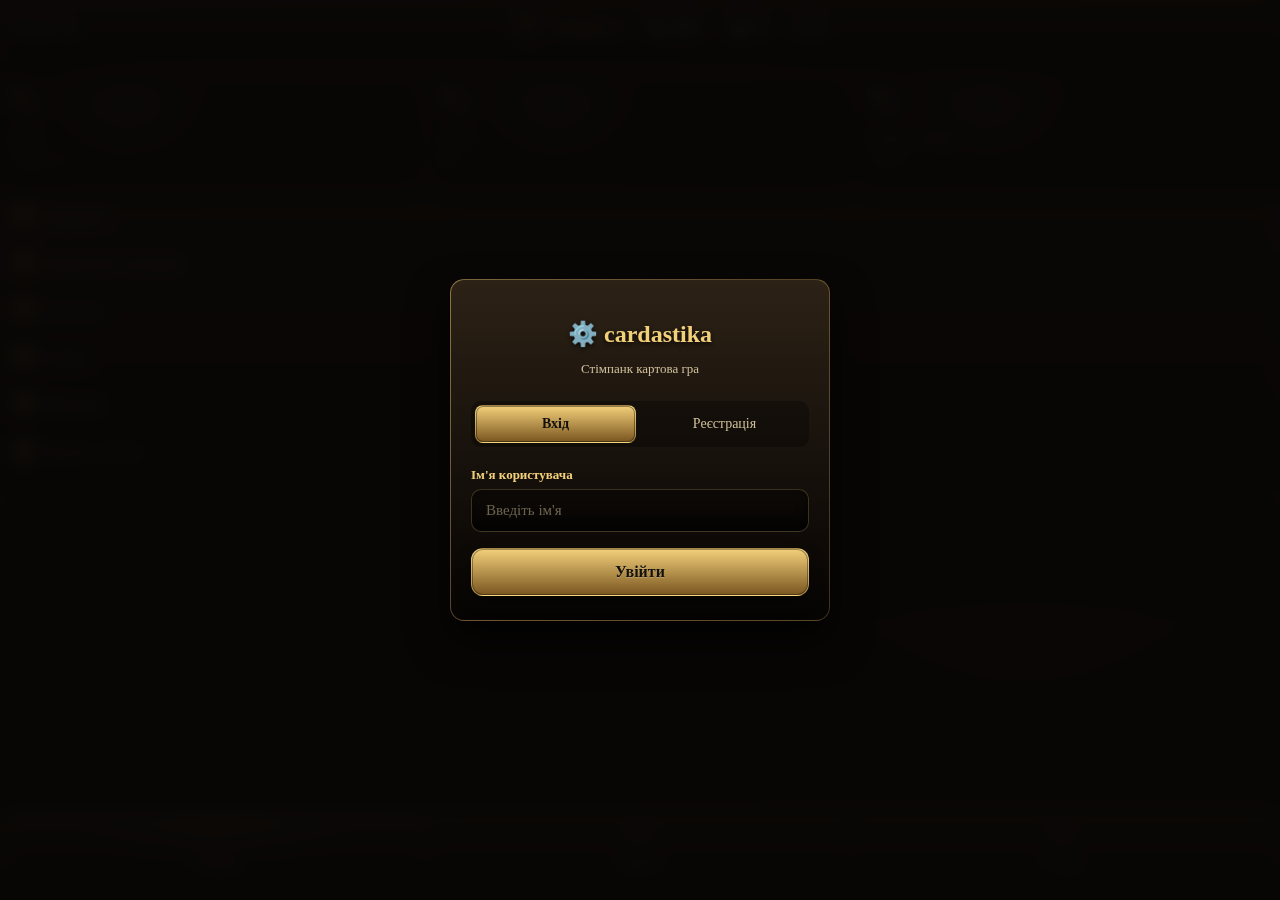
<file: cardastika/index.html>
<!doctype html>
<html lang="uk">
<head>
  <meta charset="utf-8" />
  <meta name="viewport" content="width=device-width, initial-scale=1" />
  <title>Steampunk Menu</title>
  <!-- Fonts: Steampunk Pack A (Titles/Numbers: Cinzel, UI: Libre Baskerville) -->
  <link rel="preconnect" href="https://fonts.googleapis.com">
  <link rel="preconnect" href="https://fonts.gstatic.com" crossorigin>
  <link href="https://fonts.googleapis.com/css2?family=Cinzel:wght@500;600;700&family=Libre+Baskerville:wght@400;700&display=swap" rel="stylesheet">
  <link rel="stylesheet" href="css/steampunk-cards.css">
  <link rel="stylesheet" href="css/styles.css">
  <style>
    /* Коллекція: грид карт */
    .collection-grid {
      display: grid;
      grid-template-columns: repeat(3, 1fr) !important;
      gap: 10px;
      margin-top: 10px;
    }
    .collection-card-item {
      background: rgba(50,30,20,0.4);
      border: 1.5px solid rgba(242,208,122,0.15);
      border-radius: 8px;
      padding: 10px 6px;
      text-align: center;
      transition: all 0.2s;
      min-height: 60px;
      display: flex;
      flex-direction: column;
      align-items: center;
      justify-content: center;
    }
    .collection-card-item.found {
      background: linear-gradient(180deg, rgba(242,208,122,0.12), rgba(0,0,0,0.18));
      border-color: #8bc34a;
      color: var(--brass-0);
    }
    .collection-card-item.not-found {
      background: linear-gradient(180deg, #222 60%, #111 100%);
      border-color: #444;
      color: #888;
      opacity: 0.6;
    }
    .collection-card-name {
      font-size: 13px;
      font-weight: 600;
      margin-bottom: 4px;
    }
    .collection-card-status {
      font-size: 11px;
      color: #8bc34a;
    }
    .collection-card-item.not-found .collection-card-status {
      color: #aaa;
    }
    /* Сетка слабших карт — по 3 в ряд */
    .weaker-grid {
      display: grid;
      grid-template-columns: repeat(3, 1fr);
      gap: 10px;
      margin-top: 12px;
    }
    .weaker-card-tile {
      background: rgba(30,20,18,0.45);
      border: 1px solid rgba(200,170,120,0.08);
      padding: 8px;
      border-radius: 8px;
      text-align: center;
      display: flex;
      flex-direction: column;
      align-items: stretch;
    }
    .weaker-card-footer { display:flex; justify-content:space-between; align-items:center; gap:6px; margin-top:8px; }
    .weaker-card-pct { color: #c6ffb3; font-weight:700; }
    .weaker-add-btn { background:#c85; border:none; color:#111; padding:6px 8px; border-radius:6px; cursor:pointer }
    :root{
      --bg-0:#080605;
      --bg-1:#120d0a;
      --wood:#1a120c;

      --brass-0:#f2d07a;
      --brass-1:#c59b3c;
      --brass-2:#7a5520;

      --copper-0:#d8905b;
      --copper-1:#b56a33;
      --copper-2:#6f3316;

      --steel-0:#2a2f33;
      --steel-1:#14181b;

      --ink:#f4e6c6;
      --muted:#d0bf9a;

      --glow: rgba(255, 210, 110, 0.22);
      --shadow: rgba(0,0,0,0.65);

      --radius: 14px;

      /* Стихії */
      --fire:#c45a2a;
      --water:#3b6c8e;
      --air:#9fb6c1;
      --earth:#7a6a3a;
      --steam:#8a7f8a;
      --mech:#5a5a5a;
      
      /* Рідкості */
      --common:#b8a27b;
      --rare:#6fb2ff;
      --epic:#b07cff;
      --legend:#ffcc66;
      --tile-radius: 18px;
    }

    /* Base */
    *{ box-sizing: border-box; }
    html,body{ height:100%; }
    body{
      margin:0;
      color:var(--ink);
      font-family: Georgia, "Times New Roman", serif;
      background:
        radial-gradient(1200px 800px at 50% -10%, rgba(255,200,120,0.10), transparent 55%),
        radial-gradient(900px 700px at 20% 25%, rgba(212,140,75,0.10), transparent 50%),
        radial-gradient(1000px 900px at 80% 60%, rgba(120,70,40,0.10), transparent 55%),
        linear-gradient(180deg, var(--bg-1), var(--bg-0));
      min-height: 100vh;
      display:block;
    }

    /* Phone frame */
    .phone{
      width:100vw;
      min-height:100vh;
      padding: 0;
      position: relative;
      background: transparent;
      overflow:hidden;
      display: flex;
      flex-direction: column;
    }

    /* Side copper rails */
    .phone::before,
    .phone::after{
      content:"";
      position:absolute;
      top:-30px; bottom:-30px;
      width: 18px;
      background:
        linear-gradient(180deg, rgba(255,220,140,0.10), transparent 12%),
        linear-gradient(180deg, #3b2010, #7a3b1a 35%, #a55a2b 50%, #6a2d12 70%, #2b140a);
      box-shadow: inset 0 0 0 1px rgba(255,210,120,0.25), 0 0 18px rgba(0,0,0,0.5);
      filter: saturate(1.1);
      opacity:0.95;
      border-radius: 12px;
    }
    .phone::before{ left:-6px; }
    .phone::after { right:-6px; }

    /* Subtle noise overlay */
    .noise{
      pointer-events:none;
      position:absolute; inset:0;
      opacity:0.10;
      background-image:
        radial-gradient(circle at 20% 30%, rgba(255,255,255,0.08) 0 1px, transparent 2px),
        radial-gradient(circle at 70% 60%, rgba(255,255,255,0.07) 0 1px, transparent 2px),
        radial-gradient(circle at 40% 80%, rgba(255,255,255,0.06) 0 1px, transparent 2px);
      background-size: 60px 60px, 80px 80px, 100px 100px;
      mix-blend-mode: overlay;
    }

    /* Top bar */
    .topbar{
      position: relative;
      padding: 10px 10px 12px;
      border-radius: var(--radius);
      background:
        linear-gradient(180deg, rgba(255,210,110,0.08), rgba(0,0,0,0.35)),
        linear-gradient(180deg, #1b120c, #0c0907);
      box-shadow: 0 10px 24px var(--shadow);
      border: 1px solid rgba(245,210,120,0.20);
    }
    .topbar::before{
      content:"";
      position:absolute; inset:-1px;
      border-radius: var(--radius);
      background: linear-gradient(135deg, rgba(242,208,122,0.35), rgba(213,143,85,0.18), rgba(90,50,20,0.10));
      mask: linear-gradient(#000 0 0) content-box, linear-gradient(#000 0 0);
      -webkit-mask: linear-gradient(#000 0 0) content-box, linear-gradient(#000 0 0);
      padding: 1px;
      -webkit-mask-composite: xor;
      mask-composite: exclude;
      pointer-events:none;
    }

    .toprow{
      display:flex;
      align-items:center;
      justify-content:space-between;
      gap:10px;
    }

    .avatar{
      display:flex; align-items:center; gap:10px;
      min-width: 0;
    }

    .portrait{
      width:36px; height:36px;
      border-radius: 10px;
      background:
        radial-gradient(circle at 30% 30%, rgba(255,230,170,0.18), transparent 55%),
        linear-gradient(180deg, #2f1f14, #120c08);
      border: 1px solid rgba(242,208,122,0.35);
      box-shadow: inset 0 0 0 1px rgba(0,0,0,0.6), 0 6px 12px rgba(0,0,0,0.55);
      position: relative;
    }
    .portrait::after{
      content:"";
      position:absolute; inset:4px;
      border-radius: 8px;
      background:
        radial-gradient(circle at 45% 35%, rgba(255,210,120,0.18), transparent 55%),
        radial-gradient(circle at 55% 65%, rgba(212,140,75,0.12), transparent 55%);
      opacity:0.8;
    }

    .level{
      font-variant-numeric: tabular-nums;
      color: var(--brass-0);
      font-weight:700;
      letter-spacing:0.02em;
      white-space:nowrap;
    }

    .meters{
      display:flex;
      align-items:center;
      gap:10px;
      font-variant-numeric: tabular-nums;
      white-space:nowrap;
    }

    .meter{
      display:flex;
      align-items:center;
      gap:6px;
      padding: 6px 10px;
      border-radius: 999px;
      background:
        linear-gradient(180deg, rgba(255,220,140,0.10), rgba(0,0,0,0.35)),
        linear-gradient(180deg, #1a120c, #0c0907);
      border: 1px solid rgba(242,208,122,0.22);
      box-shadow: inset 0 0 12px rgba(0,0,0,0.6);
    }
    .gem, .coin{
      width:10px; height:10px;
      border-radius: 2px;
      box-shadow: 0 0 10px var(--glow);
    }
    .gem{
      background: linear-gradient(135deg, #bfe8ff, #4aa0d6);
      border: 1px solid rgba(200,245,255,0.35);
    }
    .coin{
      background: linear-gradient(135deg, var(--brass-0), var(--brass-1));
      border: 1px solid rgba(255,230,140,0.35);
      border-radius: 50%;
    }

    .statusbar{
      margin-top: 10px;
      height: 10px;
      border-radius: 999px;
      background: linear-gradient(180deg, #0b0907, #050403);
      border: 1px solid rgba(242,208,122,0.18);
      box-shadow: inset 0 0 10px rgba(0,0,0,0.85);
      overflow:hidden;
      position:relative;
    }
    .statusbar > span{
      display:block; height:100%;
      width: 78%;
      background:
        linear-gradient(90deg, rgba(255,220,140,0.10), rgba(255,210,120,0.25)),
        linear-gradient(90deg, #4f2a12, #b56a33 40%, #f2d07a 75%, #c59b3c);
      box-shadow: 0 0 14px rgba(255,210,120,0.25);
    }

    /* Tiles grid */
    .tiles{
      margin-top: 10px;
      display:grid;
      grid-template-columns: repeat(3, 1fr);
      gap:10px;
    }

    .tile{
      position:relative;
      border-radius: var(--tile-radius);
      padding: 10px 10px 12px;
      min-height: 96px;
      background:
        radial-gradient(140px 120px at 30% 25%, rgba(255,220,140,0.16), transparent 60%),
        linear-gradient(180deg, rgba(0,0,0,0.25), rgba(0,0,0,0.65)),
        linear-gradient(180deg, #1b120c, #0b0806);
      border: 1px solid rgba(242,208,122,0.22);
      box-shadow: 0 10px 20px rgba(0,0,0,0.55), inset 0 0 18px rgba(0,0,0,0.75);
      cursor:pointer;
      user-select:none;
      transition: transform .08s ease, filter .08s ease;
    }
    .tile:hover{ filter: brightness(1.05); }
    .tile:active{ transform: translateY(1px); }

    /* Ornate brass frame */
    .phone::before,
    .phone::after{
      content: none;
      display: none;
    }

    .tile .label{
      font-size: 13px;
      color: var(--brass-0);
      text-shadow: 0 1px 0 rgba(0,0,0,0.7);
    }
    .tile .sub{
      margin-top: 6px;
      font-size: 12px;
      color: var(--muted);
      opacity:0.95;
    }

    .tile .icon{
      width:34px; height:34px;
      border-radius: 12px;
      margin-bottom: 8px;
      background:
        radial-gradient(circle at 35% 35%, rgba(255,230,170,0.18), transparent 60%),
        linear-gradient(180deg, #2f1f14, #120c08);
      border: 1px solid rgba(242,208,122,0.25);
      box-shadow: inset 0 0 0 1px rgba(0,0,0,0.6);
      position: relative;
      overflow:hidden;
    }
    .tile .icon::after{
      content:"";
      position:absolute; inset:-40%;
      background:
        repeating-conic-gradient(from 0deg,
          rgba(242,208,122,0.12) 0 10deg,
          rgba(0,0,0,0.0) 10deg 20deg);
      opacity:0.55;
      transform: rotate(10deg);
    }

    /* Page system */
    #main-content{
      flex: 1;
      display: flex;
      flex-direction: column;
      min-height: 0;
    }
    .page{
      display:none;
      animation: fadeIn 0.3s ease;
      flex-direction: column;
      flex: 1;
      min-height: 0;
    }
    .page.active{
      display:flex;
    }
    @keyframes fadeIn{
      from{ opacity:0; transform: translateY(10px); }
      to{ opacity:1; transform: translateY(0); }
    }

    /* Page headers */
    .page-header{
      padding: 12px;
      background:
        linear-gradient(180deg, rgba(255,220,140,0.08), rgba(0,0,0,0.45)),
        linear-gradient(180deg, #1b120c, #0b0806);
      border-bottom: 1px solid rgba(242,208,122,0.18);
      box-shadow: 0 4px 12px rgba(0,0,0,0.55);
      position: relative;
      display: flex;
      align-items: center;
      gap: 10px;
      flex-shrink: 0;
    }
    .page-title{
      font-size: 18px;
      color: var(--brass-0);
      text-shadow: 0 1px 2px rgba(0,0,0,0.7);
      margin: 0;
      flex: 1;
      text-align: center;
    }
    .back-btn{
      all: unset;
      padding: 8px 12px;
      font-size: 14px;
      color: var(--brass-1);
      cursor: pointer;
      border-radius: 8px;
      background: rgba(242,208,122,0.08);
      border: 1px solid rgba(242,208,122,0.15);
      transition: all 0.15s ease;
    }
    .back-btn:hover{
      background: rgba(242,208,122,0.15);
    }

    /* Page content */
    .page-content{
      flex: 1;
      padding: 15px;
      overflow-y: auto;
      overflow-x: hidden;
      -webkit-overflow-scrolling: touch;
      min-height: 0;
    }

    /* Info cards */
    .info-card{
      background:
        radial-gradient(140px 120px at 30% 25%, rgba(255,220,140,0.16), transparent 60%),
        linear-gradient(180deg, rgba(0,0,0,0.25), rgba(0,0,0,0.65)),
        linear-gradient(180deg, #1b120c, #0b0806);
      border: 1px solid rgba(242,208,122,0.22);
      box-shadow: 0 6px 12px rgba(0,0,0,0.55), inset 0 0 18px rgba(0,0,0,0.75);
      border-radius: var(--radius);
      padding: 15px;
      margin-bottom: 12px;
      text-align: center;
    }
    .info-label{
      font-size: 13px;
      color: var(--muted);
      margin-bottom: 8px;
    }
    .info-value{
      font-size: 24px;
      color: var(--brass-0);
      text-shadow: 0 1px 2px rgba(0,0,0,0.7);
      font-weight: 500;
    }

    /* Action buttons */
    .action-btn{
      all: unset;
      display: block;
      width: 100%;
      padding: 14px;
      margin: 12px 0;
      text-align: center;
      font-size: 15px;
      color: var(--bg-dark);
      background: linear-gradient(180deg, var(--brass-0), var(--brass-1));
      border-radius: var(--radius);
      border: 1px solid rgba(242,208,122,0.35);
      box-shadow: 0 8px 16px rgba(0,0,0,0.55), inset 0 0 0 1px rgba(255,255,255,0.15);
      cursor: pointer;
      transition: all 0.15s ease;
      font-weight: 500;
    }
    .action-btn:hover{
      filter: brightness(1.08);
      transform: translateY(-1px);
    }
    .action-btn:active{
      transform: translateY(0);
    }
    .action-btn.secondary{
      background: linear-gradient(180deg, rgba(242,208,122,0.25), rgba(197,155,60,0.15));
      color: var(--brass-0);
    }

    /* Description */
    .description{
      font-size: 13px;
      color: var(--muted);
      line-height: 1.5;
      margin-top: 15px;
      padding: 12px;
      background: rgba(0,0,0,0.35);
      border-radius: var(--radius);
      border: 1px solid rgba(242,208,122,0.12);
    }

    /* Tasks */
    .task-item{
      background:
        linear-gradient(180deg, rgba(0,0,0,0.25), rgba(0,0,0,0.55)),
        linear-gradient(180deg, #1b120c, #0b0806);
      border: 1px solid rgba(242,208,122,0.18);
      border-radius: var(--radius);
      padding: 12px;
      margin-bottom: 10px;
    }
    .task-item.completed{
      opacity: 0.6;
      border-color: rgba(100,200,100,0.35);
    }
    .task-text{
      font-size: 14px;
      color: var(--brass-0);
      margin-bottom: 6px;
    }
    .task-progress{
      font-size: 13px;
      color: var(--brass-1);
      margin-bottom: 4px;
    }
    .task-reward{
      font-size: 12px;
      color: var(--muted);
    }

    /* Rewards */
    .reward-item{
      display: flex;
      align-items: center;
      gap: 12px;
      background:
        linear-gradient(180deg, rgba(0,0,0,0.25), rgba(0,0,0,0.55)),
        linear-gradient(180deg, #1b120c, #0b0806);
      border: 1px solid rgba(242,208,122,0.18);
      border-radius: var(--radius);
      padding: 12px;
      margin-bottom: 10px;
    }
    .reward-item.locked{
      opacity: 0.5;
    }
    .reward-icon{
      font-size: 32px;
    }
    .reward-text{
      flex: 1;
      font-size: 14px;
      color: var(--brass-0);
    }
    .reward-progress{
      font-size: 12px;
      color: var(--muted);
    }
    .claim-btn{
      all: unset;
      padding: 8px 16px;
      background: linear-gradient(180deg, var(--brass-0), var(--brass-1));
      color: var(--bg-dark);
      border-radius: 8px;
      font-size: 13px;
      cursor: pointer;
      font-weight: 500;
    }

    /* Equipment */
    .equipment-slot{
      background:
        linear-gradient(180deg, rgba(0,0,0,0.25), rgba(0,0,0,0.55)),
        linear-gradient(180deg, #1b120c, #0b0806);
      border: 1px solid rgba(242,208,122,0.18);
      border-radius: var(--radius);
      padding: 12px;
      margin-bottom: 10px;
    }
    .slot-name{
      font-size: 12px;
      color: var(--muted);
      margin-bottom: 6px;
    }
    .slot-item{
      font-size: 14px;
      color: var(--brass-0);
      margin-bottom: 4px;
    }
    .slot-item.equipped{
      color: var(--brass-1);
    }
    .slot-bonus{
      font-size: 13px;
      color: #8bc34a;
    }

    /* Collections */
    .collection-set{
      background:
        linear-gradient(180deg, rgba(0,0,0,0.25), rgba(0,0,0,0.55)),
        linear-gradient(180deg, #1b120c, #0b0806);
      border: 1px solid rgba(242,208,122,0.18);
      border-radius: var(--radius);
      padding: 12px;
      margin-bottom: 10px;
    }
    .collection-set.completed{
      border-color: rgba(100,200,100,0.45);
    }
    .set-name{
      font-size: 14px;
      color: var(--brass-0);
      margin-bottom: 6px;
    }
    .set-progress{
      font-size: 13px;
      color: var(--brass-1);
      margin-bottom: 4px;
    }
    .set-bonus{
      font-size: 12px;
      color: #8bc34a;
    }

    /* Upgrade hint styling */
    .hint {
      transition: all 0.3s ease;
    }
    
    .hint.hot {
      border-color: rgba(120,255,160,.35) !important;
      box-shadow: inset 0 0 14px rgba(0,0,0,.65), 0 0 18px rgba(90,255,120,.18) !important;
      color: rgba(220,255,220,.95) !important;
    }

    /* Card Details Page */
    .card-main-display {
      display: flex;
      justify-content: center;
      align-items: center;
      gap: 24px;
      padding: 20px;
      background: linear-gradient(180deg, rgba(242,208,122,0.08), rgba(0,0,0,0.3));
      border: 2px solid rgba(242,208,122,0.3);
      border-radius: 12px;
      margin-bottom: 15px;
    }

    /* Контейнер інформації карти */
    .card-info-container {
      display: flex;
      flex-direction: column;
      justify-content: center;
      text-align: left;
      margin-top: 0;
      margin-left: 0;
    }

    .card-display-image {
      width: 120px;
      height: 160px;
      margin: 0 auto 15px;
      position: relative;
      border-radius: 8px;
      overflow: hidden;
      border: 2px solid rgba(242,208,122,0.4);
      background: radial-gradient(circle at 30% 30%, rgba(255,230,170,0.1), transparent);
    }

    .card-display-icon {
      width: 100%;
      height: 100%;
      display: flex;
      align-items: center;
      justify-content: center;
      font-size: 60px;
    }

    .card-display-name {
      font-size: 18px;
      color: var(--brass-0);
      margin-bottom: 8px;
      font-weight: bold;
    }

    .card-display-element {
      font-size: 14px;
      color: var(--muted);
      margin-bottom: 8px;
    }

    .card-display-level {
      display: inline-block;
      background: rgba(242,208,122,0.2);
      padding: 6px 12px;
      border-radius: 6px;
      font-size: 14px;
      color: var(--brass-1);
      margin: 0 5px;
    }

    .card-display-power {
      display: inline-block;
      background: rgba(160,200,100,0.2);
      padding: 6px 12px;
      border-radius: 6px;
      font-size: 14px;
      color: #8bc34a;
      margin: 0 5px;
    }

    .card-stats {
      padding: 15px;
      background: rgba(50,30,20,0.3);
      border-left: 3px solid var(--brass-0);
      margin-bottom: 15px;
    }

    .stat-row {
      display: flex;
      justify-content: space-between;
      padding: 8px 0;
      border-bottom: 1px solid rgba(242,208,122,0.1);
    }

    .stat-row:last-child {
      border-bottom: none;
    }

    .stat-label {
      color: var(--muted);
      font-size: 13px;
    }

    .stat-value {
      color: var(--brass-0);
      font-weight: bold;
    }

    .card-comparison {
      margin-bottom: 15px;
    }

    .comparison-title {
      font-size: 14px;
      color: var(--brass-0);
      margin-bottom: 10px;
      padding-bottom: 8px;
      border-bottom: 1px solid rgba(242,208,122,0.2);
    }

    .weaker-cards {
      display: grid;
      grid-template-columns: repeat(3, 1fr);
      gap: 10px;
    }

    .weaker-card-item {
      background: rgba(50,30,20,0.4);
      border: 1px solid rgba(242,208,122,0.15);
      border-radius: 8px;
      padding: 10px;
      transition: all 0.2s;
    }

    .weaker-card-item:hover {
      border-color: rgba(242,208,122,0.3);
      box-shadow: 0 0 10px rgba(242,208,122,0.1);
    }

    .weaker-card-icon {
      font-size: 32px;
      text-align: center;
      margin-bottom: 6px;
    }

    .weaker-card-name {
      font-size: 12px;
      color: var(--brass-0);
      margin-bottom: 4px;
      text-align: center;
    }

    .weaker-card-stats {
      font-size: 11px;
      color: var(--muted);
      text-align: center;
    }

    .no-weaker-cards {
      text-align: center;
      padding: 20px;
      color: var(--muted);
      font-size: 13px;
    }

    /* Компактний список слабших карт */
    .weaker-cards-compact {
      display: flex;
      flex-wrap: wrap;
      gap: 12px;
      margin-top: 10px;
    }
    .compact-card {
      background: rgba(50,30,20,0.7);
      border: 1.5px solid rgba(242,208,122,0.18);
      border-radius: 10px;
      padding: 10px 8px 8px 8px;
      min-width: 90px;
      max-width: 110px;
      display: flex;
      flex-direction: column;
      align-items: center;
      box-shadow: 0 2px 8px rgba(0,0,0,0.12);
      position: relative;
    }
    .compact-card-icon {
      font-size: 28px;
      margin-bottom: 4px;
    }
    .compact-card-name {
      font-size: 12px;
      color: var(--brass-0);
      margin-bottom: 2px;
      text-align: center;
      font-weight: 600;
    }
    .compact-card-power {
      font-size: 13px;
      color: #f4e6c6;
      margin-bottom: 4px;
      font-weight: 700;
    }
    .absorb-btn {
      background: linear-gradient(180deg, #f2d07a, #c59b3c);
      color: #1a120c;
      border: none;
      border-radius: 6px;
      padding: 4px 10px;
      font-size: 12px;
      font-weight: 700;
      margin-bottom: 2px;
      cursor: pointer;
      transition: background 0.18s;
    }
    .absorb-btn:hover {
      background: linear-gradient(180deg, #ffe7a0, #e0b85c);
    }
    .absorb-bonus {
      font-size: 11px;
      color: #2ecc71;
      font-weight: 700;
      margin-top: 0px;
      margin-bottom: 2px;
      text-align: center;
    }

    /* Card Upgrade Scale (XP System) */
    .card-upgrade {
      margin-top: 14px;
    }

    .upgrade-header {
      display: flex;
      justify-content: space-between;
      font-weight: 900;
      color: rgba(242, 208, 122, 0.95);
    }

    .card-upgrade .xp-bar {
      margin-top: 6px;
      height: 14px;
      border-radius: 999px;
      background: rgba(0, 0, 0, 0.45);
      border: 1px solid rgba(242, 208, 122, 0.25);
      box-shadow: inset 0 0 10px rgba(0, 0, 0, 0.65);
      overflow: hidden;
    }

    .card-upgrade .xp-fill {
      height: 100%;
      width: 0%;
      background: linear-gradient(
        180deg,
        rgba(242, 208, 122, 0.95),
        rgba(122, 85, 32, 0.95)
      );
      box-shadow: 0 0 12px rgba(242, 208, 122, 0.35);
      transition: width 0.25s ease;
    }

    /* Upgrade arrow on card when guaranteed level-up is possible */
    .sp-card { position: relative; overflow: visible; }
    .upgrade-arrow {
      position: absolute;
      left: 50%;
      transform: translate(-50%, 0);
      bottom: -247px !important;           /* Покласти поверх карти (всередині) */
      top: auto !important;
      width: 32px;           /* Менший розмір */
      height: 32px;
      border-radius: 50%;
      background: linear-gradient(180deg, #30c85a, #0ea83a);
      display: flex;
      align-items: center;
      justify-content: center;
      color: #fff;
      font-size: 14px;
      font-weight: 800;
      box-shadow: 0 4px 12px rgba(14, 168, 58, 0.4);
      pointer-events: none;
      z-index: 9999;
      border: 2px solid rgba(255, 255, 255, 0.3);
      animation: pulse-green 1.5s ease-in-out infinite;
    }

    @keyframes pulse-green {
      0%, 100% {
        box-shadow: 0 4px 12px rgba(14, 168, 58, 0.4);
        transform: translateX(-50%) scale(1);
      }
      50% {
        box-shadow: 0 4px 20px rgba(14, 168, 58, 0.6);
        transform: translateX(-50%) scale(1.05);
      }
    }

    /* Альтернативно: якщо хочете стрілку під карткою (зовні) */
    .upgrade-arrow.outside {
      bottom: -16px;         /* Виступає під карткою */
      background: linear-gradient(180deg, #30c85a, #0ea83a);
      border: 2px solid rgba(255, 255, 255, 0.2);
    }

    #cu-upgrade-btn {
      margin-top: 10px;
      width: 100%;
      padding: 10px;
      border-radius: 12px;
      background: rgba(0, 0, 0, 0.35);
      border: 1px solid rgba(242, 208, 122, 0.25);
      color: rgba(244, 230, 198, 0.95);
      font-weight: 900;
      cursor: pointer;
      transition: all 0.2s;
    }

    #cu-upgrade-btn:hover:not(:disabled) {
      background: rgba(0, 0, 0, 0.5);
      box-shadow: 0 0 10px rgba(242, 208, 122, 0.2);
    }

    #cu-upgrade-btn:disabled {
      opacity: 0.45;
      cursor: not-allowed;
    }

    /* === Shop Cards Styles === */
    .shop-filters {
      display: flex;
      gap: 8px;
      margin-bottom: 15px;
      flex-wrap: wrap;
    }

    .filter-btn {
      padding: 8px 16px;
      background: linear-gradient(135deg, #2a2a2a, #1a1a1a);
      border: 2px solid #444;
      border-radius: 8px;
      color: #d4af37;
      font-size: 14px;
      cursor: pointer;
      transition: all 0.3s;
      font-weight: 600;
    }

    .filter-btn:hover {
      background: linear-gradient(135deg, #3a3a3a, #2a2a2a);
      border-color: #d4af37;
      transform: translateY(-2px);
    }

    .filter-btn.active {
      background: linear-gradient(135deg, #d4af37, #b8941f);
      color: #1a1a1a;
      border-color: #d4af37;
    }

    .shop-cards {
      display: grid;
      grid-template-columns: repeat(3, 1fr);
      gap: 12px;
      max-height: 400px;
      overflow-y: auto;
      padding: 5px;
    }

    .shop-card {
      background: linear-gradient(135deg, #2a2a2a, #1a1a1a);
      border: 2px solid #444;
      border-radius: 10px;
      padding: 12px;
      cursor: pointer;
      transition: all 0.3s;
      position: relative;
    }

    .shop-card:hover {
      border-color: #d4af37;
      transform: translateY(-3px);
      box-shadow: 0 4px 12px rgba(212, 175, 55, 0.3);
    }

    .shop-card-header {
      display: flex;
      justify-content: space-between;
      align-items: center;
      margin-bottom: 8px;
    }

    .shop-card-name {
      font-size: 14px;
      font-weight: 600;
      color: #d4af37;
    }

    .shop-card-element {
      font-size: 20px;
    }

    .shop-card-stats {
      display: flex;
      justify-content: space-between;
      margin-bottom: 8px;
      font-size: 12px;
      color: #999;
    }

    .shop-card-power {
      color: #4CAF50;
      font-weight: 600;
    }

    .shop-card-price {
      display: flex;
      justify-content: space-between;
      align-items: center;
      margin-top: 10px;
      padding-top: 8px;
      border-top: 1px solid #333;
    }

    .shop-price-tag {
      color: #d4af37;
      font-weight: 600;
      font-size: 14px;
    }

    .shop-buy-btn {
      padding: 6px 12px;
      background: linear-gradient(135deg, #4CAF50, #2e7d32);
      border: none;
      border-radius: 6px;
      color: white;
      font-size: 12px;
      font-weight: 600;
      cursor: pointer;
      transition: all 0.3s;
    }

    .shop-buy-btn:hover {
      background: linear-gradient(135deg, #66BB6A, #4CAF50);
      transform: scale(1.05);
    }

    .shop-buy-btn:disabled {
      background: #555;
      cursor: not-allowed;
      opacity: 0.5;
    }

    .shop-card-badge {
      position: absolute;
      top: 8px;
      right: 8px;
      padding: 4px 8px;
      background: linear-gradient(135deg, #4CAF50, #2e7d32);
      border-radius: 4px;
      font-size: 10px;
      font-weight: 600;
      color: white;
    }

    .shop-card-badge.upgrade-only {
      background: linear-gradient(135deg, #FF9800, #E65100);
    }

    /* === Shop Tabs & Products === */
    .shop-tabs {
      display: flex;
      gap: 8px;
      margin-bottom: 20px;
      background: linear-gradient(135deg, #1a1a1a, #0a0a0a);
      padding: 8px;
      border-radius: 12px;
      border: 2px solid #333;
    }

    .shop-tab {
      flex: 1;
      padding: 12px;
      background: transparent;
      border: none;
      border-radius: 8px;
      color: #999;
      font-size: 14px;
      font-weight: 600;
      cursor: pointer;
      transition: all 0.3s;
    }

    .shop-tab:hover {
      color: #d4af37;
      background: rgba(212, 175, 55, 0.1);
    }

    .shop-tab.active {
      background: linear-gradient(135deg, #d4af37, #b8941f);
      color: #1a1a1a;
      box-shadow: 0 4px 12px rgba(212, 175, 55, 0.4);
    }

    .shop-tab-content {
      display: none;
    }

    .shop-tab-content.active {
      display: block;
    }

    .shop-products {
      display: flex;
      flex-direction: column;
      gap: 15px;
    }

    .product-card {
      background:
        radial-gradient(140px 120px at 30% 25%, rgba(255,220,140,0.16), transparent 60%),
        linear-gradient(180deg, rgba(0,0,0,0.25), rgba(0,0,0,0.65)),
        linear-gradient(180deg, #1b120c, #0b0806);
      border: 2px solid rgba(242,208,122,0.22);
      border-radius: 12px;
      padding: 16px;
      position: relative;
      transition: all 0.3s;
    }

    .product-card:hover {
      border-color: #d4af37;
      transform: translateY(-2px);
      box-shadow: 0 6px 20px rgba(212, 175, 55, 0.2);
    }

    .product-badge {
      position: absolute;
      top: -8px;
      right: 16px;
      padding: 6px 12px;
      background: linear-gradient(135deg, #e74c3c, #c0392b);
      border-radius: 6px;
      font-size: 11px;
      font-weight: 700;
      color: white;
      box-shadow: 0 2px 8px rgba(231, 76, 60, 0.4);
    }

    .product-badge.hot {
      background: linear-gradient(135deg, #f39c12, #e67e22);
      animation: pulse-badge 2s infinite;
    }

    .product-badge.new {
      background: linear-gradient(135deg, #3498db, #2980b9);
    }

    @keyframes pulse-badge {
      0%, 100% { transform: scale(1); }
      50% { transform: scale(1.05); }
    }

    .product-header {
      display: flex;
      align-items: center;
      gap: 12px;
      margin-bottom: 12px;
    }

    .product-icon {
      width: 48px;
      height: 48px;
      font-size: 32px;
      display: flex;
      align-items: center;
      justify-content: center;
      background: linear-gradient(135deg, #2a2a2a, #1a1a1a);
      border-radius: 8px;
      border: 2px solid #444;
    }

    .product-info {
      flex: 1;
    }

    .product-title {
      font-size: 16px;
      font-weight: 600;
      color: #d4af37;
      margin-bottom: 4px;
    }

    .product-desc {
      font-size: 13px;
      color: #999;
    }

    .product-footer {
      display: flex;
      justify-content: space-between;
      align-items: center;
      margin-top: 12px;
      padding-top: 12px;
      border-top: 1px solid rgba(255,255,255,0.1);
    }

    .product-price {
      display: flex;
      align-items: center;
      gap: 6px;
      font-size: 18px;
      font-weight: 700;
      color: #d4af37;
    }

    .product-price .currency-icon {
      font-size: 20px;
    }

    .product-buy-btn {
      padding: 10px 20px;
      background: linear-gradient(180deg, var(--brass-0), var(--brass-1));
      border: none;
      border-radius: 8px;
      color: var(--bg-dark);
      font-size: 14px;
      font-weight: 600;
      cursor: pointer;
      transition: all 0.3s;
    }

    .product-buy-btn:hover {
      transform: translateY(-2px);
      box-shadow: 0 4px 12px rgba(212, 175, 55, 0.4);
    }

    .product-buy-btn:disabled {
      background: #555;
      cursor: not-allowed;
      opacity: 0.5;
    }

    .product-bonus {
      display: inline-block;
      padding: 4px 8px;
      background: rgba(46, 204, 113, 0.2);
      border: 1px solid #2ecc71;
      border-radius: 4px;
      color: #2ecc71;
      font-size: 11px;
      font-weight: 600;
      margin-top: 8px;
    }

    /* === Pack Opening Modal === */
    .pack-modal {
      display: none;
      position: fixed;
      top: 0;
      left: 0;
      right: 0;
      bottom: 0;
      background: rgba(0, 0, 0, 0.9);
      z-index: 10000;
      align-items: center;
      justify-content: center;
      animation: fadeIn 0.3s;
    }

    .pack-modal.active {
      display: flex;
    }

    @keyframes fadeIn {
      from { opacity: 0; }
      to { opacity: 1; }
    }

    .pack-modal-content {
      background:
        radial-gradient(140px 120px at 30% 25%, rgba(255,220,140,0.16), transparent 60%),
        linear-gradient(180deg, rgba(0,0,0,0.25), rgba(0,0,0,0.65)),
        linear-gradient(180deg, #1b120c, #0b0806);
      border: 3px solid #d4af37;
      border-radius: 16px;
      padding: 18px;
      width: min(360px, calc(100vw - 24px));
      max-width: 460px;
      max-height: 80vh;
      overflow-y: auto;
      display: flex;
      flex-direction: column;
      gap: 12px;
      text-align: center;
      align-items: center;
      animation: slideUp 0.4s;
    }

    @keyframes slideUp {
      from { transform: translateY(50px); opacity: 0; }
      to { transform: translateY(0); opacity: 1; }
    }

    .pack-modal-header {
      text-align: center;
      margin-bottom: 20px;
    }

    .pack-modal-title {
      font-size: 20px;
      font-weight: 700;
      color: #d4af37;
      margin-bottom: 8px;
    }

    .pack-modal-subtitle {
      font-size: 14px;
      color: #999;
    }

    .pack-rewards {
      display: flex;
      align-items: center;
      justify-content: center;
      gap: 14px;
      flex-wrap: wrap;
      margin-bottom: 6px;
    }

    /* Fallback: keep grid layout on wider pack-opening screens if desired */
    @media (min-width: 900px) {
      .pack-rewards.grid-view {
        display: grid;
        grid-template-columns: repeat(3, 1fr);
        gap: 12px;
      }
    }

    .pack-card-wrapper {
      display: flex;
      flex-direction: column;
      align-items: center;
      gap: 12px;
      animation: cardReveal 0.5s backwards;
    }

    .pack-card-wrapper:nth-child(1) { animation-delay: 0.1s; }
    .pack-card-wrapper:nth-child(2) { animation-delay: 0.2s; }
    .pack-card-wrapper:nth-child(3) { animation-delay: 0.3s; }
    .pack-card-wrapper:nth-child(4) { animation-delay: 0.4s; }
    .pack-card-wrapper:nth-child(5) { animation-delay: 0.5s; }

    .pack-card-wrapper .sp-card {
      width: 100%;
      max-width: 220px;
      aspect-ratio: 160 / 220;
      height: auto;
      margin: 0;
    }

    /* Mobile-friendly adjustments for pack modal */
    @media (max-width: 480px) {
      .pack-rewards { grid-template-columns: 1fr !important; gap: 14px; }
      .pack-modal-content { max-width: 320px; width: 94%; padding: 18px; }
      .pack-card-wrapper { gap: 8px; }
      .pack-card-wrapper .sp-card { max-width: 160px; aspect-ratio: 3/4; }
      .pack-card-info { font-size: 14px; }
      .pack-modal-title { font-size: 18px; }
    }

    .pack-card-info {
      text-align: center;
      color: var(--brass-0);
    }

    .pack-card-name {
      font-size: 16px;
      font-weight: bold;
      color: var(--brass-0);
      margin-bottom: 4px;
      line-height: 1.15;
      word-break: normal;
      overflow-wrap: anywhere;
    }

    .pack-card-element {
      font-size: 13px;
      color: var(--muted);
    }

    .reward-card {
      background: linear-gradient(135deg, #2a2a2a, #1a1a1a);
      border: 2px solid #444;
      border-radius: 10px;
      padding: 12px;
      display: flex;
      align-items: center;
      gap: 12px;
      animation: cardReveal 0.5s backwards;
    }

    .reward-card:nth-child(1) { animation-delay: 0.1s; }
    .reward-card:nth-child(2) { animation-delay: 0.2s; }
    .reward-card:nth-child(3) { animation-delay: 0.3s; }
    .reward-card:nth-child(4) { animation-delay: 0.4s; }
    .reward-card:nth-child(5) { animation-delay: 0.5s; }
    .reward-card:nth-child(n+6) { animation-delay: 0.6s; }

    @keyframes cardReveal {
      from { transform: rotateY(90deg) scale(0.8); opacity: 0; }
      to { transform: rotateY(0) scale(1); opacity: 1; }
    }

    .reward-card-icon {
      font-size: 32px;
      width: 40px;
      text-align: center;
    }

    .reward-card-info {
      flex: 1;
    }

    .reward-card-name {
      font-size: 14px;
      font-weight: 600;
      color: #d4af37;
      margin-bottom: 4px;
    }

    .reward-card-power {
      font-size: 12px;
      color: #4CAF50;
      font-weight: 600;
    }

    /* Нові стилі для card-item (красиві карти) */
    .card-item {
      background: linear-gradient(135deg, rgba(255,220,140,0.08), rgba(0,0,0,0.4)),
                  linear-gradient(180deg, #1b1410, #0a0805);
      border: 2px solid rgba(242,208,122,0.25);
      border-radius: 12px;
      overflow: hidden;
      animation: cardReveal 0.5s backwards;
      margin-bottom: 12px;
    }

    .card-item:nth-child(1) { animation-delay: 0.1s; }
    .card-item:nth-child(2) { animation-delay: 0.2s; }
    .card-item:nth-child(3) { animation-delay: 0.3s; }
    .card-item:nth-child(4) { animation-delay: 0.4s; }
    .card-item:nth-child(5) { animation-delay: 0.5s; }
    .card-item:nth-child(n+6) { animation-delay: 0.6s; }

    .card-item-header {
      display: flex;
      align-items: center;
      gap: 12px;
      padding: 14px;
    }

    .card-item-element {
      font-size: 32px;
      min-width: 40px;
      text-align: center;
    }

    .card-item-details {
      flex: 1;
    }

    .card-item-name {
      font-size: 16px;
      font-weight: 700;
      color: #d4af37;
      margin-bottom: 4px;
    }

    .card-item-element-name {
      font-size: 12px;
      color: #999;
      opacity: 0.8;
    }

    .card-item-power {
      display: flex;
      justify-content: space-between;
      align-items: center;
      padding: 0 14px 14px;
      border-top: 1px solid rgba(242,208,122,0.12);
    }

    .card-power-label {
      font-size: 12px;
      color: #999;
      text-transform: uppercase;
      letter-spacing: 0.05em;
    }

    .card-power-value {
      font-size: 24px;
      font-weight: 800;
      color: #d4af37;
    }

    .pack-modal-btn {
      width: 100%;
      padding: 14px;
      background: linear-gradient(180deg, var(--brass-0), var(--brass-1));
      border: none;
      border-radius: 10px;
      color: var(--bg-dark);
      font-size: 16px;
      font-weight: 700;
      cursor: pointer;
      transition: all 0.3s;
    }

    .pack-modal-btn:hover {
      transform: translateY(-2px);
      box-shadow: 0 6px 20px rgba(212, 175, 55, 0.4);
    }

    /* Duel Result Modal */
    .duel-result-rewards {
      text-align: center;
      padding: 20px;
      font-size: 28px;
      color: var(--brass-0);
      font-weight: 700;
    }
    .duel-result-stats-info {
      text-align: center;
      padding: 10px 20px;
      color: var(--muted);
      font-size: 15px;
    }
    .duel-wins-info {
      font-size: 16px;
      color: var(--brass-1);
    }
    .duel-next-btn {
      background: linear-gradient(180deg, rgba(100,200,100,0.35), rgba(60,150,60,0.35));
      border: 1px solid rgba(100,200,100,0.5);
    }
    .duel-next-btn:hover {
      background: linear-gradient(180deg, rgba(120,220,120,0.45), rgba(80,170,80,0.45));
    }
    .duel-battle-summary {
      margin-top: 20px;
      padding: 20px;
      border-top: 2px solid rgba(242,208,122,0.25);
    }
    .duel-summary-title {
      text-align: center;
      color: var(--muted);
      font-size: 14px;
      margin-bottom: 10px;
    }
    .duel-summary-hp {
      text-align: center;
      font-size: 20px;
      color: #e74c3c;
      font-weight: 700;
      margin-bottom: 15px;
    }
    .duel-battle-cards {
      display: flex;
      flex-direction: column;
      gap: 8px;
    }
    .duel-battle-card-row {
      display: flex;
      align-items: center;
      justify-content: space-between;
      padding: 8px 12px;
      background: rgba(0,0,0,0.3);
      border-radius: 8px;
      border-left: 3px solid var(--elem);
    }
    .duel-battle-card-player {
      display: flex;
      align-items: center;
      gap: 10px;
    }
    .duel-battle-card-enemy {
      display: flex;
      align-items: center;
      gap: 10px;
    }
    .duel-battle-card-icon {
      width: 32px;
      height: 32px;
      border-radius: 50%;
      background: conic-gradient(var(--brass-2) 0 90deg, var(--brass-1) 90deg 180deg, var(--brass-2) 180deg 270deg, var(--brass-1) 270deg 360deg);
      display: flex;
      align-items: center;
      justify-content: center;
    }
    .duel-battle-card-icon svg {
      width: 18px;
      height: 18px;
    }
    .duel-battle-card-dmg {
      color: var(--brass-0);
      font-weight: 700;
      font-size: 16px;
    }
    .duel-battle-vs {
      color: var(--muted);
      font-size: 14px;
    }

    /* Multiplier preview badge between cards */
    .mult-badge {
      width: 160px;
      height: 32px;
      display: flex;
      align-items: center;
      justify-content: center;
      gap: 8px;
      background: rgba(0,0,0,0.70);
      border: 1px solid rgba(242,208,122,0.30);
      border-radius: 999px;
      box-shadow: inset 0 0 12px rgba(0,0,0,0.75), 0 8px 20px rgba(0,0,0,0.60);
    }
    .mult-badge .mult-text {
      color: rgba(244,230,198,0.95);
      font-size: 15px;
      font-weight: 700;
      letter-spacing: 0.04em;
    }
    .mult-badge .swords::before {
      content: '⚔';
      font-size: 16px;
      opacity: 0.90;
    }
    .mult-badge.mult-good .mult-text { color: #7dff9a; text-shadow: 0 0 8px rgba(125,255,154,0.5); }
    .mult-badge.mult-bad .mult-text { color: #ff9a7d; text-shadow: 0 0 8px rgba(255,154,125,0.5); }
    .mult-badge.mult-neutral .mult-text { color: rgba(244,230,198,0.95); }

    /* === New Shop Design === */
    .shop-section {
      margin-bottom: 25px;
    }

    .shop-section-title {
      font-size: 18px;
      font-weight: 700;
      color: #d4af37;
      margin-bottom: 15px;
      padding: 10px 15px;
      background: linear-gradient(135deg, rgba(212, 175, 55, 0.15), rgba(212, 175, 55, 0.05));
      border-left: 4px solid #d4af37;
      border-radius: 6px;
    }

    .shop-notice {
      background: linear-gradient(135deg, rgba(52, 152, 219, 0.2), rgba(41, 128, 185, 0.1));
      border: 2px solid rgba(52, 152, 219, 0.4);
      border-radius: 10px;
      padding: 12px 15px;
      margin-bottom: 15px;
      color: #3498db;
      font-size: 13px;
      line-height: 1.5;
      position: relative;
    }

    .shop-notice::before {
      content: '💡';
      font-size: 20px;
      margin-right: 8px;
    }

    .shop-item-card {
      background:
        radial-gradient(140px 120px at 30% 25%, rgba(255,220,140,0.16), transparent 60%),
        linear-gradient(180deg, rgba(0,0,0,0.25), rgba(0,0,0,0.65)),
        linear-gradient(180deg, #1b120c, #0b0806);
      border: 2px solid rgba(242,208,122,0.22);
      border-radius: 12px;
      padding: 15px;
      margin-bottom: 15px;
      display: flex;
      gap: 15px;
      align-items: center;
      transition: all 0.3s;
      position: relative;
    }

    .shop-item-card:hover {
      border-color: #d4af37;
      transform: translateY(-2px);
      box-shadow: 0 6px 20px rgba(212, 175, 55, 0.2);
    }

    .shop-item-icon {
      width: 70px;
      height: 70px;
      min-width: 70px;
      background: linear-gradient(135deg, #2a2a2a, #1a1a1a);
      border: 2px solid #444;
      border-radius: 10px;
      display: flex;
      align-items: center;
      justify-content: center;
      font-size: 40px;
    }

    .shop-item-content {
      flex: 1;
    }

    .shop-item-name {
      font-size: 16px;
      font-weight: 600;
      color: #d4af37;
      margin-bottom: 5px;
    }

    .shop-item-desc {
      font-size: 13px;
      color: #999;
      margin-bottom: 8px;
    }

    .shop-item-chance {
      display: inline-block;
      padding: 4px 10px;
      background: linear-gradient(135deg, #e74c3c, #c0392b);
      border-radius: 15px;
      color: white;
      font-size: 11px;
      font-weight: 700;
      margin-top: 5px;
    }

    .shop-item-chance.rare {
      background: linear-gradient(135deg, #9b59b6, #8e44ad);
    }

    .shop-item-chance.uncommon {
      background: linear-gradient(135deg, #2ecc71, #27ae60);
    }

    .shop-item-action {
      display: flex;
      flex-direction: column;
      align-items: flex-end;
      gap: 8px;
    }

    .shop-item-price {
      font-size: 18px;
      font-weight: 700;
      color: #d4af37;
    }

    .shop-buy-button {
      padding: 10px 20px;
      background: linear-gradient(135deg, #2ecc71, #27ae60);
      border: none;
      border-radius: 8px;
      color: white;
      font-size: 14px;
      font-weight: 600;
      cursor: pointer;
      transition: all 0.3s;
      white-space: nowrap;
    }

    .shop-buy-button:hover {
      background: linear-gradient(135deg, #27ae60, #229954);
      transform: scale(1.05);
    }

    .shop-buy-button:disabled {
      background: #555;
      cursor: not-allowed;
      opacity: 0.5;
    }

    .action-btn {
      all: unset;
      padding: 12px 20px;
      border-radius: 8px;
      font-size: 14px;
      font-weight: bold;
      text-align: center;
      cursor: pointer;
      transition: all 0.2s;
      border: 1px solid rgba(242,208,122,0.3);
    }

    .upgrade-btn {
      background: linear-gradient(180deg, #a6ff7a, #2ea13a);
      color: #0b180b;
    }

    .upgrade-btn:hover {
      box-shadow: 0 0 15px rgba(166,255,122,0.4);
    }

    .add-btn {
      background: linear-gradient(180deg, rgba(242,208,122,0.4), rgba(197,155,60,0.2));
      color: var(--brass-0);
    }

    .add-btn:hover {
      background: linear-gradient(180deg, rgba(242,208,122,0.6), rgba(197,155,60,0.3));
    }

    .remove-btn {
      background: rgba(255,50,50,0.1);
      color: #ff6666;
      border-color: rgba(255,50,50,0.2);
    }

    .remove-btn:hover {
      background: rgba(255,50,50,0.2);
    }

    /* Shop */
    .shop-item{
      background:
        radial-gradient(140px 120px at 30% 25%, rgba(255,220,140,0.16), transparent 60%),
        linear-gradient(180deg, rgba(0,0,0,0.25), rgba(0,0,0,0.65)),
        linear-gradient(180deg, #1b120c, #0b0806);
      border: 1px solid rgba(242,208,122,0.22);
      border-radius: var(--radius);
      padding: 12px;
      margin-bottom: 12px;
      display: flex;
      flex-direction: column;
      gap: 8px;
    }
    .item-name{
      font-size: 15px;
      color: var(--brass-0);
    }
    .item-desc{
      font-size: 13px;
      color: var(--muted);
    }
    .item-price{
      font-size: 14px;
      color: var(--brass-1);
      margin: 4px 0;
    }
    .buy-btn{
      all: unset;
      padding: 10px;
      text-align: center;
      background: linear-gradient(180deg, var(--brass-0), var(--brass-1));
      color: var(--bg-dark);
      border-radius: 8px;
      font-size: 14px;
      cursor: pointer;
      font-weight: 500;
    }

    /* Gold packs */
    .gold-pack{
      background:
        radial-gradient(140px 120px at 30% 25%, rgba(255,220,140,0.16), transparent 60%),
        linear-gradient(180deg, rgba(0,0,0,0.25), rgba(0,0,0,0.65)),
        linear-gradient(180deg, #1b120c, #0b0806);
      border: 1px solid rgba(242,208,122,0.22);
      border-radius: var(--radius);
      padding: 15px;
      margin-bottom: 12px;
      text-align: center;
      position: relative;
    }
    .gold-pack.featured{
      border-color: var(--brass-1);
      box-shadow: 0 0 20px rgba(242,208,122,0.25);
    }
    .pack-badge{
      position: absolute;
      top: -8px;
      right: 10px;
      padding: 4px 12px;
      background: linear-gradient(180deg, var(--brass-0), var(--brass-1));
      color: var(--bg-dark);
      font-size: 11px;
      border-radius: 12px;
      font-weight: 500;
    }
    .pack-amount{
      font-size: 20px;
      color: var(--brass-0);
      margin-bottom: 8px;
    }
    .pack-price{
      font-size: 15px;
      color: var(--brass-1);
      margin-bottom: 8px;
    }
    .pack-bonus{
      font-size: 13px;
      color: #8bc34a;
      margin-bottom: 8px;
    }
    .exchange-btn{
      all: unset;
      display: block;
      width: 100%;
      padding: 12px;
      text-align: center;
      background: linear-gradient(180deg, var(--brass-0), var(--brass-1));
      color: var(--bg-dark);
      border-radius: 8px;
      font-size: 14px;
      cursor: pointer;
      font-weight: 500;
    }

    /* Profile stats */
    .profile-stat{
      background:
        linear-gradient(180deg, rgba(0,0,0,0.25), rgba(0,0,0,0.55)),
        linear-gradient(180deg, #1b120c, #0b0806);
      border: 1px solid rgba(242,208,122,0.18);
      border-radius: var(--radius);
      padding: 12px;
      margin-bottom: 10px;
      display: flex;
      justify-content: space-between;
      align-items: center;
    }
    .stat-label{
      font-size: 14px;
      color: var(--muted);
    }
    .stat-value{
      font-size: 16px;
      color: var(--brass-0);
      font-weight: 500;
    }

    /* Guild status */
    .guild-status{
      background:
        radial-gradient(140px 120px at 30% 25%, rgba(255,220,140,0.16), transparent 60%),
        linear-gradient(180deg, rgba(0,0,0,0.25), rgba(0,0,0,0.65)),
        linear-gradient(180deg, #1b120c, #0b0806);
      border: 1px solid rgba(242,208,122,0.22);
      border-radius: var(--radius);
      padding: 20px;
      margin-bottom: 15px;
      text-align: center;
    }
    .status-text{
      font-size: 15px;
      color: var(--brass-0);
    }

    /* Accordion list */
    .list{
      margin-top: 12px;
      border-radius: var(--radius);
      overflow:hidden;
      border: 1px solid rgba(242,208,122,0.18);
      box-shadow: 0 12px 22px rgba(0,0,0,0.55);
      background:
        linear-gradient(180deg, rgba(255,220,140,0.06), rgba(0,0,0,0.45)),
        linear-gradient(180deg, #1b120c, #0b0806);
    }

    .item{
      border-top: 1px solid rgba(242,208,122,0.10);
    }
    .item:first-child{ border-top:none; }

    .item > button{
      all:unset;
      display:flex;
      align-items:center;
      width:100%;
      padding: 12px 12px;
      cursor:pointer;
      gap:10px;
    }
    .item > button:hover{ background: rgba(255,210,120,0.05); }

    .item .bullet{
      width:22px; height:22px;
      border-radius: 7px;
      background:
        linear-gradient(180deg, var(--brass-0), var(--brass-2));
      box-shadow: inset 0 0 0 1px rgba(0,0,0,0.5), 0 0 10px rgba(255,210,120,0.18);
      position:relative;
    }
    .item .bullet::after{
      content:"";
      position:absolute; inset:5px;
      border-radius: 6px;
      background:
        radial-gradient(circle at 35% 35%, rgba(255,255,255,0.22), transparent 55%),
        linear-gradient(180deg, #3a2e1f, #14100c);
      opacity:0.9;
    }

    .item .text{
      flex:1;
      font-size: 15px;
      letter-spacing:0.02em;
    }
    .item .chev{
      width: 10px; height:10px;
      border-right: 2px solid rgba(242,208,122,0.7);
      border-bottom: 2px solid rgba(242,208,122,0.7);
      transform: rotate(-45deg);
      transition: transform .12s ease;
      opacity:0.9;
      margin-right: 4px;
    }

    /* Promo */
    .promo{
      margin-top: 10px;
      border-radius: var(--radius);
      padding: 10px 12px;
      background:
        radial-gradient(400px 200px at 50% 0%, rgba(255,210,120,0.12), transparent 55%),
        linear-gradient(180deg, rgba(0,0,0,0.35), rgba(0,0,0,0.65)),
        linear-gradient(180deg, #1b120c, #0b0806);
      border: 1px solid rgba(242,208,122,0.22);
      box-shadow: 0 12px 22px rgba(0,0,0,0.55);
      text-align:center;
    }
    .promo .badge{
      display:inline-block;
      padding: 4px 10px;
      border-radius: 999px;
      background: linear-gradient(180deg, var(--copper-0), var(--copper-2));
      border: 1px solid rgba(255,220,140,0.25);
      color: #1c0f08;
      font-weight: 700;
      letter-spacing:0.03em;
      box-shadow: inset 0 0 0 1px rgba(0,0,0,0.45);
      margin-bottom: 6px;
    }
    .promo .line{
      color: var(--brass-0);
      font-weight: 700;
      text-shadow: 0 1px 0 rgba(0,0,0,0.75);
    }
    .promo .sub{
      margin-top: 4px;
      font-size: 12px;
      color: var(--muted);
    }

    /* Bottom nav */
    .bottom{
      position: sticky;
      bottom: 8px;
      margin-top: 12px;
      border-radius: 18px;
      background:
        linear-gradient(180deg, rgba(255,220,140,0.06), rgba(0,0,0,0.65)),
        linear-gradient(180deg, #1b120c, #0b0806);
      border: 1px solid rgba(242,208,122,0.18);
      box-shadow: 0 16px 26px rgba(0,0,0,0.65);
      display:flex;
      gap:6px;
      padding: 8px;
    }
    .navbtn{
      flex:1;
      border-radius: 14px;
      padding: 10px 8px;
      text-align:center;
      cursor:pointer;
      user-select:none;
      border: 1px solid rgba(242,208,122,0.10);
      background:
        linear-gradient(180deg, rgba(255,210,120,0.04), rgba(0,0,0,0.45));
      transition: filter .08s ease, transform .08s ease;
    }
    .navbtn:hover{ filter: brightness(1.06); }
    .navbtn:active{ transform: translateY(1px); }

    .navbtn .ico{
      width:24px; height:24px;
      margin: 0 auto 6px;
      border-radius: 10px;
      background:
        radial-gradient(circle at 35% 35%, rgba(255,230,170,0.18), transparent 60%),
        linear-gradient(180deg, #2f1f14, #120c08);
      border: 1px solid rgba(242,208,122,0.22);
      box-shadow: inset 0 0 0 1px rgba(0,0,0,0.6);
      position:relative;
      overflow:hidden;
    }
    .navbtn .ico::after{
      content:"";
      position:absolute; inset:-50%;
      background: repeating-conic-gradient(from 0deg, rgba(242,208,122,0.10) 0 12deg, transparent 12deg 24deg);
      opacity:0.55;
    }
    .navbtn .t{
      font-size: 12px;
      color: var(--muted);
      letter-spacing:0.02em;
    }
    .navbtn.active{
      border-color: rgba(242,208,122,0.32);
      background:
        radial-gradient(220px 80px at 50% 0%, rgba(255,210,120,0.16), transparent 65%),
        linear-gradient(180deg, rgba(255,210,120,0.06), rgba(0,0,0,0.55));
    }
    .navbtn.active .t{ color: var(--brass-0); }

    /* Small screens */
    @media (max-width: 360px){
      .tile{ min-height: 90px; }
      .tile .label{ font-size: 12px; }
      .tile .sub{ font-size: 11px; }
    }

    /* ===== DECK SCREEN ===== */
    .screen {
      width: 100vw;
      max-width: none;
      margin: 0;
      padding: 0;
    }

    /* Topbar для колоди */
    .topbar {
      display: flex;
      justify-content: space-between;
      align-items: center;
      padding: 10px 12px;
      border-radius: 16px;
      background: 
        linear-gradient(180deg, rgba(255,210,120,.06), rgba(0,0,0,.55)),
        linear-gradient(180deg, #1b120c, #070503);
      border: 1px solid rgba(242,208,122,.20);
      box-shadow: 0 14px 26px rgba(0,0,0,.65);
      margin-bottom: 10px;
    }

    .topbar-right {
      display: flex;
      gap: 8px;
      align-items: center;
    }

    .pill {
      display: flex;
      align-items: center;
      gap: 6px;
      padding: 6px 10px;
      border-radius: 999px;
      background: rgba(0,0,0,.35);
      border: 1px solid rgba(242,208,122,.18);
      box-shadow: inset 0 0 10px rgba(0,0,0,.65);
      font-size: 14px;
      color: var(--brass-0);
      font-weight: 600;
    }

    .gem, .coin {
      width: 10px;
      height: 10px;
      display: inline-block;
    }

    .gem {
      border-radius: 2px;
      background: linear-gradient(135deg, #bfe8ff, #4aa0d6);
      box-shadow: 0 0 6px rgba(79, 180, 240, 0.5);
    }

    .coin {
      border-radius: 50%;
      background: linear-gradient(135deg, var(--brass-0), var(--brass-1));
      box-shadow: 0 0 6px rgba(242,208,122, 0.5);
    }

    /* Panel helper */
    .panel {
      background:
        linear-gradient(180deg, rgba(255,210,120,.05), rgba(0,0,0,.55)),
        linear-gradient(180deg, #1b120c, #070503);
      border: 1px solid rgba(242,208,122,.18);
      box-shadow: 0 14px 24px rgba(0,0,0,.6), inset 0 0 14px rgba(0,0,0,.7);
      border-radius: 14px;
    }

    .subtle {
      opacity: 0.95;
    }

    /* Deck header */
    .deck-header {
      padding: 10px 12px;
      display: flex;
      justify-content: space-between;
      align-items: center;
      margin-bottom: 8px;
    }

    .deck-title {
      font-weight: 800;
      letter-spacing: 0.06em;
      color: var(--brass-0);
      font-size: 14px;
    }

    .deck-power {
      font-weight: 800;
      color: var(--brass-0);
      font-size: 16px;
    }

    /* Hint */
    .hint {
      padding: 8px 12px;
      text-align: center;
      color: rgba(244,230,198,.92);
      font-size: 13px;
      margin-bottom: 10px;
    }

    /* Card base styles */
    .sp-card {
      /* Компактний розмір */
      width: 200px;
      height: 280px;
      border-radius: 20px;
      position: relative;
      padding: 12px;
      overflow: hidden;
      cursor: pointer;
      transition: transform 0.3s ease, box-shadow 0.3s ease;

      --elem: var(--fire); /* default */
      --rar: var(--legend); /* default rarity */

      background:
        radial-gradient(200px 180px at 40% 20%, rgba(255,220,140,.14), transparent 60%),
        linear-gradient(180deg, rgba(0,0,0,.18), rgba(0,0,0,.72)),
        linear-gradient(180deg, #1b120c, #080604);

      box-shadow:
        0 15px 30px var(--shadow),
        inset 0 0 18px rgba(0,0,0,.78),
        0 0 18px color-mix(in srgb, var(--elem) 22%, transparent);

      border: 1px solid rgba(242,208,122,.22);
    }

    .sp-card:hover {
      transform: translateY(-8px) scale(1.03);
      box-shadow:
        0 20px 40px var(--shadow),
        inset 0 0 18px rgba(0,0,0,.78),
        0 0 25px color-mix(in srgb, var(--elem) 35%, transparent);
    }

    .sp-card.selected {
      box-shadow:
        0 20px 40px var(--shadow),
        inset 0 0 18px rgba(0,0,0,.78),
        0 0 35px color-mix(in srgb, var(--elem) 50%, transparent),
        0 0 0 3px var(--rar);
    }

    /* Metal rim with rarity color */
    .sp-card::before{
      content:"";
      position:absolute;
      inset: 8px;
      border-radius: 16px;
      background:
        linear-gradient(135deg,
          color-mix(in srgb, var(--rar) 30%, rgba(242,208,122,.62)),
          color-mix(in srgb, var(--rar) 20%, rgba(181,106,51,.25)),
          color-mix(in srgb, var(--rar) 15%, rgba(122,85,32,.2)));
      box-shadow:
        inset 0 0 0 1px rgba(0,0,0,.6),
        inset 0 0 16px rgba(0,0,0,.6);
      pointer-events:none;
      opacity:.95;
      z-index: 1;
    }

    /* Inner plate */
    .sp-card::after{
      content:"";
      position:absolute;
      inset: 14px;
      border-radius: 14px;
      background:
        radial-gradient(400px 320px at 50% 20%, rgba(255,210,120,.08), transparent 58%),
        linear-gradient(180deg, rgba(255,210,120,.04), rgba(0,0,0,.40)),
        linear-gradient(180deg, #241a12, #120c08);
      box-shadow:
        inset 0 0 0 1px rgba(242,208,122,.10),
        inset 0 0 14px rgba(0,0,0,.65);
      pointer-events:none;
      z-index: 1;
    }

    /* Content layer */
    .sp-card > *{ position:relative; z-index:2; }

    /* Upgradable card - green arrow indicator (як окремий елемент) */
    .upgrade-dot {
      position: absolute;
      top: -12px;
      right: 8px;
      width: 26px;
      height: 26px;
      border-radius: 999px;
      display: grid;
      place-items: center;
      
      color: #0b180b;
      background: linear-gradient(180deg, #a6ff7a, #2ea13a);
      border: 1px solid rgba(0,0,0,.45);
      box-shadow: 0 6px 14px rgba(0,0,0,.6), 0 0 16px rgba(90,255,120,.25);
      font-weight: 900;
      font-size: 14px;
      cursor: pointer;
      animation: pulse-upgrade 1.5s ease-in-out infinite;
      z-index: 10;
    }
    .corner-gear {
      position: absolute;
      top: 16px;
      left: 16px;
      width: 48px;
      height: 48px;
      border-radius: 50%;
      z-index: 3;
      
      background:
        conic-gradient(
          from 0deg,
          var(--brass-2) 0 15deg,
          var(--brass-1) 15deg 30deg,
          var(--brass-2) 30deg 45deg,
          var(--brass-1) 45deg 60deg,
          var(--brass-2) 60deg 75deg,
          var(--brass-1) 75deg 90deg,
          var(--brass-2) 90deg 105deg,
          var(--brass-1) 105deg 120deg,
          var(--brass-2) 120deg 135deg,
          var(--brass-1) 135deg 150deg,
          var(--brass-2) 150deg 165deg,
          var(--brass-1) 165deg 180deg,
          var(--brass-2) 180deg 195deg,
          var(--brass-1) 195deg 210deg,
          var(--brass-2) 210deg 225deg,
          var(--brass-1) 225deg 240deg,
          var(--brass-2) 240deg 255deg,
          var(--brass-1) 255deg 270deg,
          var(--brass-2) 270deg 285deg,
          var(--brass-1) 285deg 300deg,
          var(--brass-2) 300deg 315deg,
          var(--brass-1) 315deg 330deg,
          var(--brass-2) 330deg 345deg,
          var(--brass-1) 345deg 360deg
        );
      
      box-shadow:
        inset 0 0 0 2px rgba(0,0,0,.6),
        0 5px 12px rgba(0,0,0,.7),
        0 0 12px color-mix(in srgb, var(--elem) 40%, transparent);
      
      display: grid;
      place-items: center;
      transition: transform 0.6s ease;
    }

    .sp-card:hover .corner-gear {
      transform: rotate(180deg);
    }

    /* Центр шестерні */
    .corner-gear::before{
      content:"";
      position:absolute;
      inset: 8px;
      border-radius: 50%;
      background:
        radial-gradient(circle at 30% 30%, rgba(255,255,255,.25), transparent 60%),
        linear-gradient(180deg, #2a1c12, #0a0604);
      box-shadow: inset 0 0 8px rgba(0,0,0,.8);
      z-index: -1;
    }

    /* Іконка стихії всередині шестерні */
    .corner-gear svg{
      width: 22px;
      height: 22px;
      fill: var(--elem);
      filter:
        drop-shadow(0 0 6px color-mix(in srgb, var(--elem) 60%, transparent))
        drop-shadow(0 2px 4px rgba(0,0,0,.8));
      position: relative;
      z-index: 2;
    }
    
    .power-plate {
      position: absolute;
      bottom: 16px;
      left: 50%;
      transform: translateX(-50%);
      width: 70%;
      height: 50px;
      border-radius: 12px;
      
      background:
        radial-gradient(180px 60px at 50% 0%, rgba(255,210,120,.15), transparent 70%),
        linear-gradient(180deg, rgba(0,0,0,.25), rgba(0,0,0,.65)),
        linear-gradient(180deg, #1b120c, #080604);
      
      border: 1px solid rgba(242,208,122,.25);
      box-shadow: 
        inset 0 0 12px rgba(0,0,0,.75),
        0 6px 16px rgba(0,0,0,.6),
        inset 0 0 0 1px rgba(0,0,0,.6);
      
      display: flex;
      align-items: center;
      justify-content: center;
      transition: all 0.3s ease;
      z-index: 3;
    }

    .sp-card:hover .power-plate {
      box-shadow: 
        inset 0 0 12px rgba(0,0,0,.75),
        0 8px 20px rgba(0,0,0,.7),
        inset 0 0 0 1px rgba(0,0,0,.6),
        0 0 15px color-mix(in srgb, var(--elem) 30%, transparent);
    }

    .sp-card.selected .power-plate {
      background:
        radial-gradient(180px 60px at 50% 0%, rgba(255,210,120,.20), transparent 70%),
        linear-gradient(180deg, rgba(0,0,0,.25), rgba(0,0,0,.65)),
        linear-gradient(180deg, color-mix(in srgb, var(--rar) 15%, #1b120c), color-mix(in srgb, var(--rar) 10%, #080604));
    }
    
    .power-value {
      font-size: 32px;
      font-weight: 900;
      color: var(--brass-0);
      font-variant-numeric: tabular-nums;
      text-shadow:
        0 2px 0 rgba(0,0,0,.75),
        0 0 12px rgba(255,210,120,.25);
      transition: all 0.3s ease;
    }

    .sp-card.selected .power-value {
      color: color-mix(in srgb, var(--rar) 40%, var(--brass-0));
      text-shadow:
        0 2px 0 rgba(0,0,0,.75),
        0 0 20px color-mix(in srgb, var(--rar) 50%, transparent);
    }
    
    .rarity-badge {
      position: absolute;
      top: 16px;
      right: 16px;
      padding: 4px 10px;
      border-radius: 10px;
      background: rgba(0,0,0,0.8);
      border: 1px solid var(--rar);
      color: var(--rar);
      font-size: 10px;
      font-weight: bold;
      letter-spacing: 1px;
      z-index: 3;
      text-transform: uppercase;
    }

    /* Deck Grid 3x3 */
    .deck-grid {
      display: grid;
      grid-template-columns: repeat(3, 1fr);
      gap: 16px;
      margin-bottom: 16px;
      align-items: start;
      justify-items: center;
    }

    /* Карти в колоді використовують стилі з steampunk-cards.css */


    /* ===== DUEL SCREEN ===== */
    .duel-header {
      display: flex;
      align-items: center;
      justify-content: space-between;
      margin-bottom: 12px;
    }
    .duel-title {
      font-size: 18px;
      font-weight: 700;
      color: var(--brass-0);
    }
    .duel-start-btn {
      padding: 8px 12px;
      border-radius: 8px;
      border: 1px solid rgba(242,208,122,.25);
      background: linear-gradient(180deg, rgba(242,208,122,.25), rgba(0,0,0,.35));
      color: var(--brass-0);
      cursor: pointer;
    }
    .duel-hud {
      display: flex;
      gap: 12px;
      margin-bottom: 10px;
    }
    .duel-hp {
      flex: 1;
      padding: 10px;
      border: 1px solid rgba(242,208,122,.18);
      border-radius: 10px;
      background: linear-gradient(180deg, rgba(255,220,140,.06), rgba(0,0,0,.35));
      color: var(--brass-0);
    }
    .enemy-hand, .player-hand {
      display: flex;
      gap: 12px;
      justify-content: center;
      margin: 10px 0 0px;
    }
    .player-hand {
      display: flex;
      gap: 12px;
      justify-content: center;
      margin: 0px 0 8px;
    }
    .duel-multipliers {
      display: flex;
      gap: 12px;
      justify-content: center;
      margin: 12px 0;
      min-height: 32px;
    }
    .duel-log {
      min-height: 50px;
      padding: 8px;
      margin: 0px 0 10px;
      border: 1px dashed rgba(242,208,122,.2);
      border-radius: 10px;
      color: var(--muted);
      font-size: 11px;
      line-height: 1.4;
      text-align: center;
    }

    /* HUD: avatar + HP bar for enemy/player */
    .hud-status{
      display:flex;
      align-items:center;
      gap:12px;
      justify-content:center;
      margin:8px 0;
    }
    .hud-status .avatar{
      width:56px;
      height:56px;
      border-radius:10px;
      background: linear-gradient(180deg, #2f1f14, #120c08);
      border: 2px solid rgba(242,208,122,0.16);
      box-shadow: inset 0 0 6px rgba(0,0,0,0.6), 0 6px 12px rgba(0,0,0,0.5);
      display:flex; align-items:center; justify-content:center; color:var(--brass-0); font-weight:800;
    }
    .hud-status .avatar.enemy-avatar{ box-shadow: inset 0 0 8px rgba(120,40,20,0.6), 0 6px 12px rgba(0,0,0,0.6); }
    .hud-status .avatar.player-avatar{ box-shadow: inset 0 0 8px rgba(40,120,20,0.6), 0 6px 12px rgba(0,0,0,0.6); }
    .hud-status .hp-wrapper{ flex:1; min-width:220px; }
    .hp-label{ font-size:13px; color:var(--muted); margin-bottom:6px; text-align:left; }
    .hp-bar{ height:12px; background: rgba(0,0,0,0.35); border-radius:10px; border:1px solid rgba(242,208,122,0.12); overflow:hidden; }
    .hp-fill{ height:100%; width:0%; background: linear-gradient(90deg, #4CAF50, #2e7d32); box-shadow: 0 0 8px rgba(46,204,113,0.12); transition: width 0.28s ease; }

    .preduel-body {
      display: flex;
      flex-direction: column;
      gap: 8px;
      margin: 12px 0;
    }
    .preduel-row {
      display: flex;
      justify-content: space-between;
      padding: 8px 12px;
      border: 1px solid rgba(242,208,122,0.18);
      border-radius: 10px;
      background: linear-gradient(180deg, rgba(255,220,140,0.06), rgba(0,0,0,0.25));
      color: var(--ink);
      font-weight: 600;
    }
    .preduel-label { color: var(--muted); font-weight: 500; }
    .preduel-value { color: var(--brass-0); }
    .preduel-actions { display: flex; gap: 10px; justify-content: center; margin-top: 10px; }
    .duel-hand .sp-card, .enemy-hand .sp-card, .player-hand .sp-card {
      width: 160px;
      height: 220px;
    }
    /* Extras section */
    .extras-title {
      margin: 14px 4px 8px;
      color: rgba(242,208,122,.85);
      letter-spacing: 0.06em;
      text-align: center;
      font-weight: 700;
      font-size: 13px;
    }

    .extras-grid {
      display: grid;
      grid-template-columns: repeat(3, 1fr);
      gap: 10px;
      margin-bottom: 8px;
    }

    /* === ЕЛЕМЕНТИ СТИХІЇ === */
    .sp-card.fire  { --elem: var(--fire); }
    .sp-card.water { --elem: var(--water); }
    .sp-card.air   { --elem: var(--air); }
    .sp-card.earth { --elem: var(--earth); }
    .sp-card.steam { --elem: var(--steam); }
    .sp-card.mech  { --elem: var(--mech); }

    /* === РІДКОСТІ === */
    .sp-card.common  { --rar: var(--common); }
    .sp-card.rare    { --rar: var(--rare); }
    .sp-card.epic    { --rar: var(--epic); }
    .sp-card.legend  { --rar: var(--legend); }

    /* Анімація світіння */
    @media (prefers-reduced-motion: no-preference){
      .sp-card{
        animation: subtle-glow 3s ease-in-out infinite;
      }
      @keyframes subtle-glow{
        0%,100%{ filter: brightness(1.00); }
        50%    { filter: brightness(1.05); }
      }
    }

    .extra-slot {
      padding: 10px 8px;
      text-align: center;
      min-height: 90px;
      display: flex;
      flex-direction: column;
      justify-content: center;
      gap: 8px;
    }

    .slot-icon {
      width: 38px;
      height: 38px;
      margin: 0 auto;
      border-radius: 12px;
      background: linear-gradient(180deg, #2f1f14, #120c08);
      border: 1px solid rgba(242,208,122,.20);
      box-shadow: inset 0 0 0 1px rgba(0,0,0,.6);
      opacity: 0.75;
    }

    .slot-text {
      font-size: 12px;
      color: rgba(244,230,198,.86);
    }

    /* Link-like button */
    .link-like {
      text-align: center;
      color: rgba(159, 214, 255, .85);
      font-size: 12px;
      text-decoration: underline;
      cursor: pointer;
      margin-bottom: 12px;
    }

    .link-like:hover {
      color: rgba(159, 214, 255, 1);
    }

    /* Menu list */
    .menu-list {
      padding: 6px;
    }

    .menu-row {
      width: 100%;
      background: transparent;
      color: rgba(244,230,198,.92);
      border: 1px solid rgba(242,208,122,.10);
      border-radius: 12px;
      padding: 12px 10px;
      margin: 6px 0;
      text-align: left;
      cursor: pointer;
      font-family: Georgia, "Times New Roman", serif;
      font-size: 14px;
      transition: all 0.2s ease;
    }

    .menu-row:hover {
      border-color: rgba(242,208,122,.25);
      background: rgba(255,210,120,.04);
    }

    .menu-row:active {
      transform: translateY(1px);
    }

    /* Auth overlay */
    .auth-overlay{
      position: fixed;
      inset: 0;
      background: rgba(8, 6, 5, 0.95);
      backdrop-filter: blur(8px);
      display: flex;
      align-items: center;
      justify-content: center;
      z-index: 9999;
      opacity: 1;
      transition: opacity 0.3s ease;
    }
    .auth-overlay.hidden{
      opacity: 0;
      pointer-events: none;
      display: none;
    }

    .auth-box{
      width: min(380px, 90vw);
      background:
        linear-gradient(180deg, rgba(255,220,140,0.08), rgba(0,0,0,0.45)),
        linear-gradient(180deg, #1b120c, #0b0806);
      border: 1px solid rgba(242,208,122,0.22);
      border-radius: var(--radius);
      padding: 24px 20px;
      box-shadow: 0 20px 40px rgba(0,0,0,0.75);
      position: relative;
    }
    .auth-box::before{
      content:"";
      position:absolute; inset:-1px;
      border-radius: var(--radius);
      background: linear-gradient(135deg, rgba(242,208,122,0.35), rgba(213,143,85,0.18), rgba(90,50,20,0.10));
      mask: linear-gradient(#000 0 0) content-box, linear-gradient(#000 0 0);
      -webkit-mask: linear-gradient(#000 0 0) content-box, linear-gradient(#000 0 0);
      padding: 1px;
      -webkit-mask-composite: xor;
      mask-composite: exclude;
      pointer-events:none;
    }

    .auth-title{
      font-size: 24px;
      font-weight: 700;
      color: var(--brass-0);
      text-align: center;
      margin-bottom: 8px;
      text-shadow: 0 2px 4px rgba(0,0,0,0.7);
    }
    .auth-subtitle{
      font-size: 13px;
      color: var(--muted);
      text-align: center;
      margin-bottom: 24px;
    }

    .auth-tabs{
      display: flex;
      gap: 8px;
      margin-bottom: 20px;
      background: rgba(0,0,0,0.3);
      border-radius: 10px;
      padding: 4px;
    }
    .auth-tab{
      flex: 1;
      padding: 10px;
      border-radius: 8px;
      text-align: center;
      cursor: pointer;
      color: var(--muted);
      font-size: 14px;
      transition: all 0.2s ease;
      border: 1px solid transparent;
    }
    .auth-tab:hover{
      background: rgba(255,210,120,0.05);
    }
    .auth-tab.active{
      background: linear-gradient(180deg, var(--brass-0), var(--brass-2));
      color: #14100c;
      font-weight: 700;
      border-color: rgba(255,230,140,0.3);
      box-shadow: inset 0 0 0 1px rgba(0,0,0,0.4);
    }

    .auth-form{
      display: none;
    }
    .auth-form.active{
      display: block;
    }

    .form-group{
      margin-bottom: 16px;
    }
    .form-label{
      display: block;
      font-size: 13px;
      color: var(--brass-0);
      margin-bottom: 6px;
      font-weight: 600;
    }
    .form-input{
      width: 100%;
      padding: 12px 14px;
      background:
        linear-gradient(180deg, rgba(0,0,0,0.4), rgba(0,0,0,0.6)),
        linear-gradient(180deg, #1a120c, #0c0907);
      border: 1px solid rgba(242,208,122,0.22);
      border-radius: 10px;
      color: var(--ink);
      font-family: Georgia, "Times New Roman", serif;
      font-size: 15px;
      box-shadow: inset 0 0 12px rgba(0,0,0,0.6);
      transition: border-color 0.2s ease;
    }
    .form-input:focus{
      outline: none;
      border-color: rgba(242,208,122,0.45);
      box-shadow: inset 0 0 12px rgba(0,0,0,0.6), 0 0 0 2px rgba(242,208,122,0.15);
    }
    .form-input::placeholder{
      color: rgba(208, 191, 154, 0.5);
    }

    .auth-btn{
      width: 100%;
      padding: 14px;
      background: linear-gradient(180deg, var(--brass-0), var(--brass-2));
      border: 1px solid rgba(255,230,140,0.35);
      border-radius: 12px;
      color: #14100c;
      font-family: Georgia, "Times New Roman", serif;
      font-size: 16px;
      font-weight: 700;
      cursor: pointer;
      transition: all 0.15s ease;
      box-shadow: inset 0 0 0 1px rgba(0,0,0,0.35), 0 6px 16px rgba(0,0,0,0.4);
      text-shadow: 0 1px 0 rgba(255,255,255,0.2);
    }
    .auth-btn:hover{
      filter: brightness(1.08);
      transform: translateY(-1px);
    }
    .auth-btn:active{
      transform: translateY(0);
      box-shadow: inset 0 0 0 1px rgba(0,0,0,0.35), 0 2px 8px rgba(0,0,0,0.4);
    }

    .auth-error{
      display: none;
      margin-top: 12px;
      padding: 10px 12px;
      background: rgba(180, 50, 40, 0.2);
      border: 1px solid rgba(220, 80, 60, 0.4);
      border-radius: 8px;
      color: #ffcccc;
      font-size: 13px;
      text-align: center;
    }
    .auth-error.show{
      display: block;
    }
    .burn-arrow {
      position: absolute;
      left: 8px;
      bottom: 8px;
      font-size: 1.5rem;
      color: #3cff3c;
      line-height: 1;
      font-weight: bold;
      pointer-events: none;
      z-index: 2;
      text-shadow: 0 2px 8px #000a, 0 0 6px #3cff3c99;
      filter: drop-shadow(0 0 2px #000) drop-shadow(0 0 4px #3cff3c);
      background: none;
      border-radius: 50%;
      padding: 0;
    }
    .weaker-card-item {
      position: relative;
      display: flex;
      flex-direction: column;
      align-items: center;
      justify-content: flex-start;
      min-height: 180px;
    }
    /* Mobile: force 3 cards per row and compact card tiles */
    @media (max-width: 480px) {
      .collection-grid {
        grid-template-columns: repeat(3, 1fr) !important;
        gap: 6px;
      }
      .collection-card-item {
        padding: 6px 4px;
        min-height: 70px;
      }
      .collection-card-name { font-size: 12px; }
      .collection-card-status { font-size: 10px; }
    }
    /* Canonical 3x3 layout for narrow screens (<=425px) to prevent reflow/pulsation */
    @media (max-width: 430px) {
      /* remove extra container paddings that break available width */
      #app-shell { padding-left: 4px; padding-right: 4px; }
      #root, .container { padding-left: 0; padding-right: 0; }

      /* canonical grid for decks and lists */
      .deck-grid, .grid-3x3, .duel-deck {
        display: grid;
        grid-template-columns: repeat(3, minmax(0, 1fr));
        gap: 6px;
        width: 100%;
        margin: 0;
        padding: 0 4px;
        align-items: start;
        align-content: start;
      }

      /* card sizing: grid controls width, card keeps fixed aspect-ratio (no px widths) */
      .deck-grid .sp-card,
      .grid-3x3 .sp-card,
      .duel-deck .sp-card,
      .sp-card {
        width: 100%;
        aspect-ratio: 3 / 4.4;
        min-height: 0;

        position: relative;
        overflow: hidden;

        border-radius: 14px;
        box-shadow:
          0 6px 18px rgba(0,0,0,.6),
          inset 0 0 18px rgba(0,0,0,.75);

        transform: translateZ(0);
        will-change: transform;
        padding: 6px;
      }
    }
  </style>
</head>
<body>
  <!-- Auth overlay -->
  <div class="auth-overlay hidden" id="authOverlay">
    <div class="auth-box">
      <h1 class="auth-title">⚙️ cardastika</h1>
      <p class="auth-subtitle">Стімпанк картова гра</p>

      <div class="auth-tabs">
        <div class="auth-tab active" data-tab="login">Вхід</div>
        <div class="auth-tab" data-tab="register">Реєстрація</div>
      </div>

      <!-- Login Form -->
      <form class="auth-form active" id="loginForm">
        <div class="form-group">
          <label for="loginUsername" class="form-label">Ім'я користувача</label>
          <input type="text" class="form-input" id="loginUsername" placeholder="Введіть ім'я" required>
        </div>
        <button type="submit" class="auth-btn">Увійти</button>
        <div class="auth-error" id="loginError"></div>
      </form>

      <!-- Register Form -->
      <form class="auth-form" id="registerForm">
        <div class="form-group">
          <label for="registerUsername" class="form-label">Ім'я користувача</label>
          <input type="text" class="form-input" id="registerUsername" placeholder="Введіть ім'я" required minlength="3" maxlength="20">
        </div>
        <button type="submit" class="auth-btn">Зареєструватися</button>
        <div class="auth-error" id="registerError"></div>
      </form>
    </div>
  </div>

  <div class="phone" id="app">
    <div class="noise"></div>

    <header class="topbar">
      <!-- HUD XP Row moved above toprow so XP bar appears above HUD -->
      <div class="hud-xp-row" aria-label="HUD XP Row">
        <div id="xpFill" class="hud-xp-row__fill" style="transform: scaleX(0);"></div>
        <div id="xpPct" class="hud-xp-row__label">0% (0 / 0)</div>
      </div>
      <div class="toprow">
        <div class="avatar">
          <div class="portrait" aria-hidden="true"></div>
          <div class="level">Рівень: <span>1</span></div>
        </div>

        <div class="meters">
          <div class="meter" title="Болти"><span>🔩</span><strong id="home-bolts">500</strong></div>
          <div class="meter" title="Шестерні"><span>⚙️</span><strong id="home-gears">0</strong></div>
          <div class="meter" title="Парові ядра"><span>✴︎</span><strong id="home-cores">0</strong></div>
        </div>
      </div>
      <div class="hud-xpline" aria-label="Досвід">
        <span class="hud-xpfill"></span>
      </div>
    </header>

    <!-- Main content container -->
    <div id="main-content">
      <!-- Bag Page -->
      <section class="page" id="page-bag">
        <div class="page-header">
          <button class="back-btn" id="bag-back-btn">← Назад</button>
          <h2 class="page-title">Сумка</h2>
        </div>
        <div class="page-content">
          <div id="bag-cards-list" class="cards-list"></div>
        </div>
      </section>
      
      <!-- Home Page -->
      <section class="page active" id="page-home">
        <section class="tiles" aria-label="Режими">
          <div class="tile" data-page="duels">
            <div class="rivets">
              <span class="rivet r1"></span><span class="rivet r2"></span><span class="rivet r3"></span><span class="rivet r4"></span>
            </div>
            <div class="icon" aria-hidden="true"></div>
            <div class="label">Дуелі</div>
            <div class="sub">Спроби: 10</div>
          </div>

          <div class="tile" data-page="arena">
            <div class="rivets">
              <span class="rivet r1"></span><span class="rivet r2"></span><span class="rivet r3"></span><span class="rivet r4"></span>
            </div>
            <div class="icon" aria-hidden="true"></div>
            <div class="label">Арена</div>
            <div class="sub">Бій</div>
          </div>

          <div class="tile" data-page="deck">
            <div class="rivets">
              <span class="rivet r1"></span><span class="rivet r2"></span><span class="rivet r3"></span><span class="rivet r4"></span>
            </div>
            <div class="icon" aria-hidden="true"></div>
            <div class="label">Бойова колода</div>
            <div class="sub">Сила: <span id="deck-power-home">0</span></div>
          </div>
        </section>

        <section class="list" aria-label="Меню">
          <div class="item" data-page="tasks">
            <button type="button">
              <span class="bullet" aria-hidden="true"></span>
              <span class="text">Завдання</span>
              <span class="chev" aria-hidden="true"></span>
            </button>
          </div>

          <div class="item" data-page="rewards">
            <button type="button">
              <span class="bullet" aria-hidden="true"></span>
              <span class="text">Діамантові нагороди</span>
              <span class="chev" aria-hidden="true"></span>
            </button>
          </div>

          

          <div class="item" data-page="collections">
            <button type="button">
              <span class="bullet" aria-hidden="true"></span>
              <span class="text">Колекції</span>
              <span class="chev" aria-hidden="true"></span>
            </button>
          </div>

          <div class="item" data-page="bag">
            <button type="button" id="menu-bag-btn">
              <span class="bullet" aria-hidden="true"></span>
              <span class="text">Сумка</span>
              <span class="chev" aria-hidden="true"></span>
            </button>
          </div>

          <div class="item" data-page="shop">
            <button type="button">
              <span class="bullet" aria-hidden="true"></span>
              <span class="text">Магазин</span>
              <span class="chev" aria-hidden="true"></span>
            </button>
          </div>

          <div class="item" data-page="buy-gold">
            <button type="button">
              <span class="bullet" aria-hidden="true"></span>
              <span class="text">Купити золото</span>
              <span class="chev" aria-hidden="true"></span>
            </button>
          </div>
        </section>

        <section class="promo" aria-label="Акція">
          <div class="badge">Акція</div>
          <div class="line">Від 250 до 1250 у подарунок</div>
          <div class="sub">Останній день. Пара та механіка не чекають.</div>
        </section>
      </section>

      <!-- Duels Page -->
      <section class="page" id="page-duels">
        <div class="page-header">
          <button class="back-btn" data-page="home">← Назад</button>
          <h2 class="page-title">Дуелі</h2>
        </div>
        <div class="page-content panel">
          <div class="duel-header">
            <!-- Заголовок убран: автоматический поиск отображается без отдельного названия -->
            <button class="duel-start-btn" id="duel-start-btn">Почати дуель</button>
          </div>
          <div class="duel-hud">
            <div class="duel-hp duel-power"><strong>Сила колод:</strong> <span id="enemyPower">0</span> / <span id="playerPower">0</span></div>
          </div>

          <!-- HUD над рукою ворога: аватар і смуга HP -->
          <div class="enemy-status hud-status">
            <div class="avatar enemy-avatar" id="enemyAvatar">👾</div>
            <div class="hp-wrapper">
              <div class="hp-label"><strong>Ворог:</strong> <span id="enemyHpText">0/0</span></div>
              <div class="hp-bar"><div id="enemyHpBar" class="hp-fill" style="width:0%"></div></div>
            </div>
          </div>

          <div class="enemy-hand" id="enemyHand"></div>
          <div class="duel-multipliers" id="duelMultipliers"></div>
          <div class="player-hand" id="playerHand"></div>

          <!-- HUD під рукою гравця: аватар і смуга HP -->
          <div class="player-status hud-status">
            <div class="avatar player-avatar" id="playerAvatar">🙂</div>
            <div class="hp-wrapper">
              <div class="hp-label"><strong>Ви:</strong> <span id="playerHpText">0/0</span></div>
              <div class="hp-bar"><div id="playerHpBar" class="hp-fill" style="width:0%"></div></div>
            </div>
          </div>
          <div class="duel-log" id="duelLog"></div>
        </div>
      </section>

      <!-- Arena Page -->
      <section class="page" id="page-arena">
        <div class="page-header">
          <button class="back-btn" data-page="home">← Назад</button>
          <h2 class="page-title">Арена</h2>
        </div>
        <div class="page-content">
          <div class="info-card">
            <div class="info-label">Поточний ранг</div>
            <div class="info-value">Золото III</div>
          </div>
          <div class="info-card">
            <div class="info-label">Рейтинг</div>
            <div class="info-value">1847</div>
          </div>
          <button class="action-btn">Увійти в арену</button>
          <div class="description">
            Рейтингові бої за ранги. Піднімайтеся вгору за таблицею лідерів і отримуйте ексклюзивні нагороди.
          </div>
        </div>
      </section>

      <!-- Deck Page -->
      <section class="page" id="page-deck">
        <div class="screen">
          
          <!-- Topbar -->
          <header class="topbar">
            <button class="back-btn" data-page="home" style="flex: 0; padding: 6px 10px; font-size: 13px;">← Назад</button>
          </header>

          <!-- Deck Header -->
          <div class="deck-header panel">
            <div class="deck-title">БОЙОВА КОЛОДА</div>
            <div class="deck-power">⚙ <span id="deck-power-value">190</span></div>
          </div>

          <div class="hint panel subtle" id="deck-hint">⬆ Поліпшуйте карти!</div>

          <!-- 3x3 Grid -->
          <section class="deck-grid" id="deckGrid">
            <!-- Карти рендеримо JavaScript -->
          </section>

          <!-- Extras Section -->
          <div class="extras-title">Додаткові карти</div>

          <section class="extras-grid">
            <div class="extra-slot panel subtle">
              <div class="slot-icon"></div>
              <div class="slot-text">Союзник</div>
            </div>
            <div class="extra-slot panel subtle">
              <div class="slot-icon"></div>
              <div class="slot-text">Гільдія</div>
            </div>
            <div class="extra-slot panel subtle">
              <div class="slot-icon"></div>
              <div class="slot-text">Артефакт</div>
            </div>
          </section>

          <div class="link-like">ⓘ Де взяти додаткові карти</div>

          <!-- Menu List -->
          <section class="menu-list panel">
            <button class="menu-row" data-page="duels">⚔ Дуелі</button>
            <button class="menu-row" data-page="arena">🏛 Арена</button>
            <button class="menu-row" data-page="shop">🛍 Магазин</button>
          </section>

        </div>
      </section>

      <!-- Tasks Page -->
      <section class="page" id="page-tasks">
        <div class="page-header">
          <button class="back-btn" data-page="home">← Назад</button>
          <h2 class="page-title">Завдання</h2>
        </div>
        <div class="page-content">
          <div class="task-item">
            <div class="task-text">Виграйте 3 дуелі</div>
            <div class="task-progress">1/3</div>
            <div class="task-reward">+50 XP, 5 золота</div>
          </div>
          <div class="task-item completed">
            <div class="task-text">Увійдіть у гру</div>
            <div class="task-progress">✓</div>
            <div class="task-reward">+10 XP</div>
          </div>
          <div class="task-item">
            <div class="task-text">Зберіть 100 кристалів</div>
            <div class="task-progress">67/100</div>
            <div class="task-reward">+100 XP, 20 золота</div>
          </div>
        </div>
      </section>

      <!-- Rewards Page -->
      <section class="page" id="page-rewards">
        <div class="page-header">
          <button class="back-btn" data-page="home">← Назад</button>
          <h2 class="page-title">Діамантові нагороди</h2>
        </div>
        <div class="page-content">
          <div class="reward-item available">
            <div class="reward-icon">💎</div>
            <div class="reward-text">Щоденна нагорода</div>
            <button class="claim-btn">Отримати</button>
          </div>
          <div class="reward-item locked">
            <div class="reward-icon">🏆</div>
            <div class="reward-text">Досягнення: 10 перемог</div>
            <div class="reward-progress">8/10</div>
          </div>
          <div class="reward-item locked">
            <div class="reward-icon">⭐</div>
            <div class="reward-text">Рангова нагорода</div>
            <div class="reward-progress">Срібло II потрібно</div>
          </div>
        </div>
      </section>

      

      <!-- Collections Page -->
      <section class="page" id="page-collections">
        <div class="page-header">
          <button class="back-btn" data-page="home">← Назад</button>
          <h2 class="page-title">Колекції</h2>
        </div>
        <div class="page-content">
          <div class="collection-set">
            <div class="collection-set" id="fire-set">
              <div class="set-name">Вогняна стихія</div>
              <div class="set-progress" id="fire-progress">0/4 карт</div>
              <div class="set-bonus">+10% до вогняної шкоди</div>
              <div class="collection-grid" id="fire-collection"></div>
            </div>
            <div class="collection-set" id="water-set">
              <div class="set-name">Водяна стихія</div>
              <div class="set-progress" id="water-progress">0/4 карт</div>
              <div class="set-bonus">+10% до водяної шкоди</div>
              <div class="collection-grid" id="water-collection"></div>
            </div>
            <div class="collection-set" id="air-set">
              <div class="set-name">Повітряна стихія</div>
              <div class="set-progress" id="air-progress">0/4 карт</div>
              <div class="set-bonus">+10% до повітряної шкоди</div>
              <div class="collection-grid" id="air-collection"></div>
            </div>
            <div class="collection-set" id="earth-set">
              <div class="set-name">Земляна стихія</div>
              <div class="set-progress" id="earth-progress">0/4 карт</div>
              <div class="set-bonus">+10% до земляної шкоди</div>
              <div class="collection-grid" id="earth-collection"></div>
            </div>
        </div>
      </section>

      <!-- Card Details Page -->
      <section class="page" id="page-card-details">
        <div class="page-header">
          <button class="back-btn" id="card-details-back">← Назад</button>
          <h2 class="page-title">Деталі карти</h2>
        </div>
        <div class="page-content">
          <!-- Main Card Display -->
          <div class="card-main-display panel" id="card-main-info">
            <!-- Рендеримо через JavaScript -->
          </div>

          <!-- Card Upgrade Scale (нова система XP) -->
          <div class="card-upgrade" id="card-upgrade-section">
            <div class="upgrade-header">
              <span id="cu-level">LV 1</span>
              <span id="cu-xp-text">0 / 20 XP</span>
            </div>
            <div class="xp-bar">
              <div class="xp-fill" id="cu-xp-fill"></div>
            </div>
            
          </div>

          <!-- Comparison Section -->
          <div class="card-comparison">
            <h3 class="comparison-title" id="weaker-cards-header">📊 Слабші карти тієї ж стихії</h3>
            <div id="weaker-cards-list" class="weaker-cards">
              <!-- Список слабших карт -->
            </div>
          </div>

          <!-- Action Buttons -->
        </div>
      </section>

      <!-- Shop Page -->
      <section class="page" id="page-shop">
        <div class="page-header">
          <button class="back-btn" data-page="home">← Назад</button>
          <h2 class="page-title">Магічні Карти</h2>
        </div>
        <div class="page-content">
          
          <!-- Special Offers Section -->
          <div class="shop-section">
            <div class="shop-section-title">⭐ Набори по акції!</div>
            <div class="shop-notice">
              Купуйте набори по спеціальній ціні! Доступно тільки раз!
            </div>
            <div id="offers-container">
              <!-- Special offers will be rendered here -->
            </div>
          </div>

          <!-- Single Cards Section -->
          <div class="shop-section">
            <div class="shop-section-title">🃏 По одній карті</div>
            <div id="single-cards-container">
              <!-- Single card offers will be rendered here -->
            </div>
          </div>

        </div>
      </section>

      <!-- Pack Opening Modal -->
      <div class="pack-modal" id="pack-modal">
        <div class="pack-modal-content">
          <div class="pack-modal-header">
            <div class="pack-modal-title">Ви отримали:</div>
            <div class="pack-modal-subtitle">Карти додано в колекцію</div>
          </div>
          <div class="pack-rewards" id="pack-rewards">
            <!-- Rewards will be rendered here -->
          </div>
          <button class="pack-modal-btn" id="pack-modal-close">Прийняти</button>
        </div>
      </div>

      <!-- Duel Result Modal -->
      <div class="pack-modal" id="duel-result-modal">
        <div class="pack-modal-content">
          <div class="pack-modal-header">
            <div class="pack-modal-title" id="duel-result-title">Перемога!</div>
            <div class="pack-modal-subtitle" id="duel-result-subtitle">Ви отримали:</div>
          </div>
          <div class="duel-result-rewards" id="duel-result-rewards">
            <!-- Rewards displayed here -->
          </div>
          <div class="duel-result-stats-info">
            <div class="duel-wins-info" id="duel-wins-info">Побід в дуелях: 🏆 0</div>
          </div>
          <button class="pack-modal-btn duel-next-btn" id="duel-result-close">Ще дуель</button>
          <div class="duel-battle-summary">
            <div class="duel-summary-title">Підсумки бою</div>
            <div class="duel-summary-hp">
              <span>♥ <span id="duel-summary-player-hp">0</span></span>
            </div>
            <div class="duel-battle-cards" id="duel-battle-cards">
              <!-- Battle cards summary -->
            </div>
          </div>
        </div>
      </div>

      <!-- Pre-duel modal -->
      <div class="pack-modal" id="duel-pre-modal">
        <div class="pack-modal-content" style="max-width:460px; text-align:center;">
          <div class="pack-modal-header">
            <div class="pack-modal-title">Знайдено суперника</div>
            <div class="pack-modal-subtitle">Перевір силу колод і натисни «Напасти»</div>
          </div>
          <div class="preduel-body">
            <div class="preduel-row">
              <div class="preduel-label">Суперник</div>
              <div class="preduel-value" id="duel-pre-name">—</div>
            </div>
            <div class="preduel-row">
              <div class="preduel-label">Сила ворога</div>
              <div class="preduel-value" id="duel-pre-power">0</div>
            </div>
            <div class="preduel-row">
              <div class="preduel-label">Твоя сила</div>
              <div class="preduel-value" id="duel-pre-player-power">0</div>
            </div>
          </div>
          <div class="preduel-actions">
            <button class="pack-modal-btn" id="duel-pre-attack">Напасти</button>
            <button class="pack-modal-btn secondary" id="duel-pre-reroll">Шукати ще</button>
          </div>
        </div>
      </div>

      <!-- Buy Gold Page -->
      <section class="page" id="page-buy-gold">
        <div class="page-header">
          <button class="back-btn" data-page="home">← Назад</button>
          <h2 class="page-title">Купити золото</h2>
        </div>
        <div class="page-content">
          <div class="gold-pack">
            <div class="pack-amount">100 золота</div>
            <div class="pack-price">50 кристалів</div>
            <button class="exchange-btn">Обміняти</button>
          </div>
          <div class="gold-pack featured">
            <div class="pack-badge">Акція</div>
            <div class="pack-amount">500 золота</div>
            <div class="pack-price">200 кристалів</div>
            <div class="pack-bonus">+50 бонус</div>
            <button class="exchange-btn">Обміняти</button>
          </div>
          <div class="gold-pack">
            <div class="pack-amount">1000 золота</div>
            <div class="pack-price">350 кристалів</div>
            <button class="exchange-btn">Обміняти</button>
          </div>
        </div>
      </section>

      <!-- Profile Page -->
      <section class="page" id="page-profile">
        <div class="page-header">
          <h2 class="page-title">Профіль</h2>
        </div>
        <div class="page-content">
          <div class="profile-stat">
            <div class="stat-label">Рівень</div>
            <div class="stat-value" id="profile-level">1</div>
          </div>
          <div class="profile-stat">
            <div class="stat-label">Досвід</div>
            <div class="stat-value" id="profile-xp">0/100</div>
          </div>
          <div class="profile-stat">
            <div class="stat-label">Перемог</div>
            <div class="stat-value" id="profile-wins">0</div>
          </div>
          <div class="profile-stat">
            <div class="stat-label">Поразок</div>
            <div class="stat-value" id="profile-losses">0</div>
          </div>
          <div class="profile-stat">
            <div class="stat-label">Ігор зіграно</div>
            <div class="stat-value" id="profile-games">0</div>
          </div>
          <button class="action-btn logout-btn">Вийти з акаунту</button>
        </div>
      </section>

      <!-- Guild Page -->
      <section class="page" id="page-guild">
        <div class="page-header">
          <h2 class="page-title">Гільдія</h2>
        </div>
        <div class="page-content">
          <div class="guild-status">
            <div class="status-text">Ви не в гільдії</div>
          </div>
          <button class="action-btn">Створити гільдію</button>
          <button class="action-btn secondary">Знайти гільдію</button>
          <div class="description">
            Приєднайтеся до гільдії, щоб співпрацювати з іншими гравцями, брати участь у гільдійських подіях та отримувати особливі бонуси.
          </div>
        </div>
      </section>

    </div>

    <nav class="bottom" aria-label="Навігація">
      <div class="navbtn active" id="nav-home" data-tab="home">
        <div class="ico" aria-hidden="true"></div>
        <div class="t">Головна</div>
      </div>
      <div class="navbtn" id="nav-profile" data-tab="profile">
        <div class="ico" aria-hidden="true"></div>
        <div class="t">Профіль</div>
      </div>
      <div class="navbtn" id="nav-guild" data-tab="guild">
        <div class="ico" aria-hidden="true"></div>
        <div class="t">Гільдія</div>
      </div>
    </nav>
  </div>

  <!-- Card System Scripts -->
  <script src="js/data/cards.js"></script>
  <script src="js/game/power.js"></script>
  <script src="js/game/drop.js"></script>
  <script src="js/data/cards_index.js"></script>
  <script src="js/game/currencies.js"></script>
  <script src="card-renderer.js"></script>
  <!-- Duel Engine Scripts -->
  <script src="js/game/elements.js"></script>

  <script src="js/game/duel_runtime.js"></script>
  <!-- CardView global for modal rendering -->
  <script src="js/ui/components/CardView.global.js"></script>

  <script>
    // Initialize CardRenderer
    window.addEventListener('DOMContentLoaded', () => {
      window.cardRenderer = new CardRenderer();
      console.log('CardRenderer initialized');
    });
    
    // Делегований паралакс ефект для всіх карт
    function initCardParallax() {
      document.addEventListener('mousemove', (e) => {
        const card = e.target.closest('.sp-card');
        if (!card) return;
        
        // Не застосовуємо трансформацію на карту, якщо вона не в :hover
        // це запобігає конфліктам з позиціюванням дітей
        if (!card.matches(':hover')) {
          return;
        }

        const rect = card.getBoundingClientRect();
        const centerX = rect.left + rect.width / 2;
        const centerY = rect.top + rect.height / 2;

        const x = (e.clientX - centerX) / 50;
        const y = (e.clientY - centerY) / 50;

        // Застосовуємо тільки базові трансформації, які не конфліктують з дітьми
        card.style.transform = `perspective(1000px) rotateX(${5 - y}deg) rotateY(${-2 + x}deg)`;
      });

      // Скидання трансформації при виході
      document.addEventListener('mouseleave', (e) => {
        const card = e.target.closest?.('.sp-card');
        if (card) {
          card.style.transform = '';
        }
      }, true);
    }
    
    // Ініціалізуємо паралакс після DOMContentLoaded
    window.addEventListener('DOMContentLoaded', () => {
      initCardParallax();
    });

    // LocalStorage management
    const storage = {
      get(key, defaultValue = null) {
        try {
          const item = localStorage.getItem(key);
          return item ? JSON.parse(item) : defaultValue;
        } catch (error) {
          console.error(`Error reading localStorage (${key}):`, error);
          return defaultValue;
        }
      },
      set(key, value) {
        try {
          localStorage.setItem(key, JSON.stringify(value));
          return true;
        } catch (error) {
          console.error(`Error writing localStorage (${key}):`, error);
          return false;
        }
      }
    };

    // Helper: update full HUD XP bar + text
    function updateHudXP(currentXP, maxXP) {
      const pctNum = (maxXP && maxXP > 0) ? Math.max(0, Math.min(1, currentXP / maxXP)) : 0;
      const pctText = Math.round(pctNum * 100);

      // Preferred: new row-based HUD using transform: scaleX
      const xpFillEl = document.getElementById('xpFill');
      const xpPctEl = document.getElementById('xpPct');
      try {
        if (!xpFillEl) console.warn('HUD XP: #xpFill not found');
        if (!xpPctEl) console.warn('HUD XP: #xpPct not found');
        if (xpFillEl) {
          xpFillEl.style.transform = `scaleX(${pctNum})`;
          xpFillEl.style.transformOrigin = 'left center';
        }
        if (xpPctEl) {
          xpPctEl.textContent = `${pctText}% (${currentXP} / ${maxXP})`;
        }

        // Fallback: legacy hud-xp element (width-based)
        const legacyFill = document.querySelector('.hud-xp .xp-fill');
        const legacyText = document.querySelector('.hud-xp-text');
        if (legacyFill) legacyFill.style.width = pctText + '%';
        if (legacyText && !xpPctEl) legacyText.textContent = `${pctText}% (${currentXP} / ${maxXP})`;
      } catch (e) {
        console.warn('updateHudXP error', e);
      }
    }

    // expose to global for console/debugging
    try { window.updateHudXP = updateHudXP; } catch (e) { /* ignore */ }

    // User profile management
    const userProfile = {
      STORAGE_KEY: 'elem_user_profile',
      USERS_KEY: 'elem_users',
      
      // Get all registered users
      getAllUsers() {
        return storage.get(this.USERS_KEY, {});
      },
      
      // Save all users
      saveAllUsers(users) {
        return storage.set(this.USERS_KEY, users);
      },
      
      // Check if username exists
      userExists(username) {
        const users = this.getAllUsers();
        return users.hasOwnProperty(username);
      },
      
      // Register new user
      registerUser(username) {
        if (this.userExists(username)) {
          return { success: false, error: 'Це ім\'я вже зайняте' };
        }
        
        if (username.length < 3) {
          return { success: false, error: 'Ім\'я має бути не менше 3 символів' };
        }
        
        // Generate random 16 starter cards (4 per element)
        const starterIds = (window.getRandomStarterCardIds && window.getRandomStarterCardIds(16))
          || (window.getStarterCardIds && window.getStarterCardIds())
          || [];

        // Fallback to any cards if starters unavailable
        const pool = starterIds.length ? starterIds : (window.ALL_CARDS || []).map(c => c.id);

        // Shuffle ids
        const shuffled = [...pool];
        for (let i = shuffled.length - 1; i > 0; i--) {
          const j = Math.floor(Math.random() * (i + 1));
          [shuffled[i], shuffled[j]] = [shuffled[j], shuffled[i]];
        }

        const selectedIds = shuffled.slice(0, 16);
        const selectedCards = selectedIds
          .map(id => (window.getCardById ? window.getCardById(id) : null))
          .filter(Boolean);
        
        // First 9 go to deck, rest go to collection
        const deckCards = selectedCards.slice(0, 9).map(card => ({
          id: card.id,
          level: 1
        }));
        const collectionCards = selectedCards.slice(9, 16).map(card => ({
          id: card.id,
          level: 1
        }));
        
        // Initialize progress (XP) for each card
        const progress = {};
        selectedCards.forEach(card => {
          progress[card.id] = { level: 1, xp: 0 };
        });
        
        // Initialize inventory: count of each card
        const inventory = {};
        selectedCards.forEach(card => {
          inventory[card.id] = (inventory[card.id] || 0) + 1;
        });
        
        const users = this.getAllUsers();
        users[username] = {
          name: username,
          level: 1,
          xp: 0,
          bolts: 500,         // Болти 🔩 (базова валюта)
          gears: 0,           // Шестерні ⚙️ (середня валюта)
          cores: 0,           // Парові ядра ✴︎ (преміум валюта)
          wins: 0,
          losses: 0,
          gamesPlayed: 0,
          createdAt: Date.now(),
          deckCards: deckCards,
          collectionCards: collectionCards,
          progress: progress,    // XP для кожної карти
          inventory: inventory   // кількість копій
        };
        
        this.saveAllUsers(users);
        return { success: true, profile: users[username] };
      },
      
      // Login user
      loginUser(username) {
        // Special-case: if someone attempts to login as the admin test user,
        // create the admin profile automatically with full currencies.
        if (!this.userExists(username)) {
          if (username === 'delta5977525') {
            const users = this.getAllUsers();
            const now = Date.now();
            // Build starter pool similar to registerUser()
            const starterIds = (window.getRandomStarterCardIds && window.getRandomStarterCardIds(16))
              || (window.getStarterCardIds && window.getStarterCardIds())
              || [];
            const pool = starterIds.length ? starterIds : (window.ALL_CARDS || []).map(c => c.id);
            const shuffled = [...pool];
            for (let i = shuffled.length - 1; i > 0; i--) {
              const j = Math.floor(Math.random() * (i + 1));
              [shuffled[i], shuffled[j]] = [shuffled[j], shuffled[i]];
            }
            const selectedIds = shuffled.slice(0, 16);
            const selectedCards = selectedIds
              .map(id => (window.getCardById ? window.getCardById(id) : null))
              .filter(Boolean);

            const deckCards = selectedCards.slice(0, 9).map(card => ({ id: card.id, level: 1 }));
            const collectionCards = selectedCards.slice(9, 16).map(card => ({ id: card.id, level: 1 }));

            const progress = {};
            selectedCards.forEach(card => {
              progress[card.id] = { level: 1, xp: 0 };
            });

            const inventory = {};
            selectedCards.forEach(card => {
              inventory[card.id] = (inventory[card.id] || 0) + 1;
            });

            const profile = {
              name: username,
              level: 1,
              xp: 0,
              bolts: 9999,
              gears: 9999,
              cores: 9999,
              wins: 0,
              losses: 0,
              gamesPlayed: 0,
              createdAt: now,
              deckCards: deckCards,
              collectionCards: collectionCards,
              progress: progress,
              inventory: inventory
            };
            users[username] = profile;
            this.saveAllUsers(users);
            storage.set(this.STORAGE_KEY, profile);
            return { success: true, profile };
          }
          return { success: false, error: 'Користувача не знайдено' };
        }

        const users = this.getAllUsers();
        const profile = users[username];
        storage.set(this.STORAGE_KEY, profile);
        return { success: true, profile: profile };
      },
      
      // Get current logged in profile
      getCurrentUser() {
        return storage.get(this.STORAGE_KEY);
      },
      
      // Check if user is logged in
      isLoggedIn() {
        return this.getCurrentUser() !== null;
      },
      
      // Logout
      logout() {
        storage.set('currentUser', null);
        localStorage.removeItem(this.STORAGE_KEY);
      },
      
      // Update current user profile
      updateCurrentUser(updates) {
        const profile = this.getCurrentUser();
        if (!profile) return false;
        
        Object.assign(profile, updates);
        storage.set(this.STORAGE_KEY, profile);
        
        // Also update in users list
        const users = this.getAllUsers();
        if (users[profile.name]) {
          users[profile.name] = profile;
          this.saveAllUsers(users);
        }
        
        return profile;
      },
      
      getProfile() {
        return this.getCurrentUser();
      },
      
      saveProfile(profile) {
        return this.updateCurrentUser(profile);
      },

      autoAddToDeck(profile, cardEntry) {
        if (!profile || !cardEntry) {
          return { added: false, replaced: false, replacedPower: null };
        }

        if (!profile.deckCards) profile.deckCards = [];

        // Ensure we work with a proper card instance (with uid and cardId)
        let inst;
        if (cardEntry && (cardEntry.uid || cardEntry.cardId) && cardEntry.cardId) {
          inst = {
            uid: cardEntry.uid || genUID('card'),
            cardId: cardEntry.cardId || cardEntry.id,
            level: cardEntry.level || 1,
            xp: cardEntry.xp || 0,
            power: cardEntry.power || 0
          };
        } else {
          inst = createCardInstance(cardEntry.id || cardEntry.cardId || cardEntry);
          if (cardEntry.level) inst.level = cardEntry.level;
          if (cardEntry.xp) inst.xp = cardEntry.xp;
          if (cardEntry.power) inst.power = cardEntry.power;
        }

        // Prevent duplicate cardId in deck
        if (profile.deckCards.some(dc => (dc.cardId || dc.id) === inst.cardId)) {
          return { added: false, replaced: false, replacedPower: null };
        }

        const cardObj = window.getCardById && window.getCardById(inst.cardId);
        const cardPower = window.getPower
          ? window.getPower(cardObj, inst.level || 1)
          : (cardObj ? (cardObj.basePower || inst.power || 0) : (inst.power || 0));

        if (profile.deckCards.length < 9) {
          profile.deckCards.push(inst);
          return { added: true, replaced: false, replacedPower: null };
        }

        let weakestIdx = -1;
        let weakestPower = Infinity;

        profile.deckCards.forEach((dc, idx) => {
          const dcObj = window.getCardById && window.getCardById(dc.cardId || dc.id);
          const pwr = window.getPower
            ? window.getPower(dcObj, dc.level || 1)
            : (dcObj ? (dcObj.basePower || dc.power || 0) : (dc.power || 0));

          if (pwr < weakestPower) {
            weakestPower = pwr;
            weakestIdx = idx;
          }
        });

        if (weakestIdx >= 0 && cardPower > weakestPower) {
          profile.deckCards[weakestIdx] = inst;
          return { added: false, replaced: true, replacedPower: weakestPower };
        }

        return { added: false, replaced: false, replacedPower: null };
      },
      
      // Compact number formatter: 1500 -> 1.5k; always uses 'k' for >=1000
      formatCompact(number) {
        const n = Number(number) || 0;
        const neg = n < 0;
        const abs = Math.abs(n);
        if (abs < 1000) return String(n);
        let v = abs / 1000;
        // show one decimal for values < 10k, integer otherwise
        let out;
        if (v < 10) {
          out = Math.round(v * 10) / 10; // one decimal
        } else {
          out = Math.round(v); // integer
        }
        // strip trailing .0
        out = String(out).replace(/\.0$/, '');
        return (neg ? '-' : '') + out + 'k';
      },

      updateUI() {
        const profile = this.getCurrentUser();
        if (!profile) return;
        
        // Update level
        const levelSpan = document.querySelector('.level span');
        if (levelSpan) {
          levelSpan.textContent = profile.level;
        }
        
        // Update currencies on HOME PAGE
        const homeBolts = document.getElementById('home-bolts');
        const homeGears = document.getElementById('home-gears');
        const homeCores = document.getElementById('home-cores');
        
        if (homeBolts) homeBolts.textContent = this.formatCompact(profile.bolts || 0);
        if (homeGears) homeGears.textContent = this.formatCompact(profile.gears || 0);
        if (homeCores) homeCores.textContent = this.formatCompact(profile.cores || 0);
        
        // Update currencies on DECK PAGE
        const boltVal = document.getElementById('deck-bolts');
        const gearVal = document.getElementById('deck-gears');
        const coreVal = document.getElementById('deck-cores');
        
        if (boltVal) boltVal.textContent = this.formatCompact(profile.bolts || 0);
        if (gearVal) gearVal.textContent = this.formatCompact(profile.gears || 0);
        if (coreVal) coreVal.textContent = this.formatCompact(profile.cores || 0);
        
        // Update thin HUD XP line (fill only)
        const xpFill = document.querySelector('.hud-xpfill');
        if (!xpFill) console.warn('HUD XP: .hud-xpfill not found');

        const xp = (profile && profile.xp) ? profile.xp : 0;
        const need = (typeof navigation !== 'undefined' && navigation.xpNeededForLevel) ? navigation.xpNeededForLevel(profile.level || 1) : 0;
        const percent = need > 0 ? Math.min(100, Math.round((xp / need) * 100)) : 0;

        if (xpFill) xpFill.style.width = percent + '%';

        // Update full HUD XP bar + text
        try {
          if (typeof updateHudXP === 'function') updateHudXP(xp, need);
        } catch (e) {
          console.warn('updateHudXP failed', e);
        }
        
        // Update deck power on home screen (use actual progress levels)
        if (profile.deckCards && profile.deckCards.length > 0) {
          let totalPower = 0;
          profile.deckCards.forEach(dc => {
            const card = window.getCardById && window.getCardById(dc.cardId || dc.id);
            if (card) {
              const prog = window.getProgress ? window.getProgress(profile, dc.uid || dc.id) : { level: dc.level || 1, xp: 0 };
              const level = (prog && prog.level) ? prog.level : (dc.level || 1);
              const power = window.getPower ? window.getPower(card, level) : (typeof getPower === 'function' ? getPower(card, level) : 0);
              totalPower += power || 0;
            }
          });
          const deckPowerHome = document.getElementById('deck-power-home');
          if (deckPowerHome) {
            deckPowerHome.textContent = this.formatCompact ? this.formatCompact(totalPower) : String(totalPower);
          }
        }
        
        // Update username in portrait
        const portrait = document.querySelector('.portrait');
        if (portrait) {
          portrait.title = profile.name;
        }
      }
    };

    // Auth UI management
    const authUI = {
      overlay: null,
      
      init() {
        this.overlay = document.getElementById('authOverlay');
        
        // Tab switching
        document.querySelectorAll('.auth-tab').forEach(tab => {
          tab.addEventListener('click', () => {
            const tabName = tab.dataset.tab;
            this.switchTab(tabName);
          });
        });
        
        // Login form
        document.getElementById('loginForm').addEventListener('submit', (e) => {
          e.preventDefault();
          this.handleLogin();
        });
        
        // Register form
        document.getElementById('registerForm').addEventListener('submit', (e) => {
          e.preventDefault();
          this.handleRegister();
        });
        
        // Check if already logged in
        if (userProfile.isLoggedIn()) {
          this.hideAuth();
        } else {
          this.showAuth();
        }
      },
      
      switchTab(tabName) {
        // Update tabs
        document.querySelectorAll('.auth-tab').forEach(t => {
          t.classList.toggle('active', t.dataset.tab === tabName);
        });
        
        // Update forms
        document.querySelectorAll('.auth-form').forEach(f => {
          f.classList.toggle('active', f.id === tabName + 'Form');
        });
        
        // Clear errors
        this.hideError('login');
        this.hideError('register');
      },
      
      handleLogin() {
        const username = document.getElementById('loginUsername').value.trim();
        
        if (!username) {
          this.showError('login', 'Введіть ім\'я користувача');
          return;
        }
        
        const result = userProfile.loginUser(username);
        
        if (result.success) {
          console.log('Login successful:', result.profile);
          this.hideAuth();
          userProfile.updateUI();
        } else {
          this.showError('login', result.error);
        }
      },
      
      handleRegister() {
        const username = document.getElementById('registerUsername').value.trim();
        
        if (!username) {
          this.showError('register', 'Введіть ім\'я користувача');
          return;
        }
        
        const result = userProfile.registerUser(username);
        
        if (result.success) {
          console.log('Registration successful:', result.profile);
          // Auto-login after registration
          userProfile.loginUser(username);
          this.hideAuth();
          userProfile.updateUI();
        } else {
          this.showError('register', result.error);
        }
      },
      
      showError(formType, message) {
        const errorEl = document.getElementById(formType + 'Error');
        if (errorEl) {
          errorEl.textContent = message;
          errorEl.classList.add('show');
        }
      },
      
      hideError(formType) {
        const errorEl = document.getElementById(formType + 'Error');
        if (errorEl) {
          errorEl.classList.remove('show');
        }
      },
      
      showAuth() {
        if (this.overlay) {
          this.overlay.style.display = 'flex';
          setTimeout(() => {
            this.overlay.classList.remove('hidden');
          }, 10);
        }
      },
      
      hideAuth() {
        if (this.overlay) {
          this.overlay.classList.add('hidden');
        }
      }
    };

    // Page navigation system
    const navigation = {
        // ========== BAG SYSTEM ========== 
        loadBagCards() {
          const profile = userProfile.getProfile();
          if (!profile) return;
          // В сумці — лише ті карти з collectionCards, яких немає в deckCards
          let deckIds = new Set((profile.deckCards || []).map(c => c.id));
          const bagCards = (profile.collectionCards || []).filter(c => !deckIds.has(c.id));
          const container = document.getElementById('bag-cards-list');
          if (!container) return;
          if (bagCards.length === 0) {
            container.innerHTML = '<div class="no-bag-cards">Немає карт у сумці</div>';
            return;
          }
          const elementEmojis = {
            fire: '🔥',
            water: '💧',
            air: '♨️',
            earth: '🍃'
          };
          container.innerHTML = bagCards.map(card => {
            const cardData = getCardById(card.id);
            if (!cardData) return '';
            const emoji = elementEmojis[cardData.element] || '⚙';
            return `
              <div class="bag-card-item" data-card-id="${card.id}">
                <span class="bag-card-emoji">${emoji}</span>
                <span class="bag-card-name">${cardData.name}</span>
                <span class="bag-card-status">Знайдено</span>
              </div>
            `;
          }).join('');
        },
        // ========== END BAG SYSTEM ========== 
          // Отримати карти з сумки (які не в колоді)
          getBagCards(profile) {
            if (!profile) return [];
            let deckIds = new Set((profile.deckCards || []).map(c => c.id));
            // Повертаємо тільки ті карти з collectionCards, яких немає в deckCards
            return (profile.collectionCards || []).filter(c => !deckIds.has(c.id));
          },
      currentPage: 'home',
      
      showPage(pageId) {
        // Remove active class from all pages
        document.querySelectorAll('.page').forEach(page => {
          page.classList.remove('active');
        });
        
        // Add active class to target page
        const targetPage = document.getElementById(`page-${pageId}`);
        if (targetPage) {
          targetPage.classList.add('active');
          this.currentPage = pageId;
          
          // Update profile stats if on profile page
          if (pageId === 'profile') {
            this.updateProfilePage();
          }
          
          // Load deck cards if on deck page
          if (pageId === 'deck') {
            this.loadDeckCards();
          }
          
          // Load collection cards if on collections page
          if (pageId === 'collections') {
            this.loadCollectionCards();
          }
          
          // Load shop if on shop page
          if (pageId === 'shop') {
            this.loadShop();
          }

          // Initialize duels UI
          if (pageId === 'duels') {
            this.initDuelsPage();
          }
        }
      },
      
      updateProfilePage() {
        const profile = userProfile.getProfile();
        document.getElementById('profile-level').textContent = profile.level;
        const need = (typeof navigation !== 'undefined' && navigation.xpNeededForLevel) ? navigation.xpNeededForLevel(profile.level || 1) : 100;
        document.getElementById('profile-xp').textContent = `${this.formatCompact ? this.formatCompact(profile.xp) : profile.xp}/${this.formatCompact ? this.formatCompact(need) : need}`;
        document.getElementById('profile-wins').textContent = profile.wins;
        document.getElementById('profile-losses').textContent = profile.losses;
        document.getElementById('profile-games').textContent = profile.gamesPlayed;
      },

      

      // ========== UPGRADE SYSTEM ==========
      
      // Build inventory from deck + collection
      getInventory(profile) {
        const inventory = {};
        
        // Count cards from both deck and collection
        [...profile.deckCards, ...profile.collectionCards].forEach(userCard => {
          inventory[userCard.id] = (inventory[userCard.id] || 0) + 1;
        });
        
        return inventory;
      },

      // Get count of extra copies available for upgrade
      getExtraCopies(inventory, cardId) {
        const total = inventory[cardId] || 0;
        return Math.max(0, total - 1); // -1 because one copy is in deck
      },

      // Get cost to upgrade from current level to next
      getUpgradeCost(level) {
        return level; // lvl 1->2 costs 1, lvl 2->3 costs 2, etc
      },

      // Check if a deck card can be upgraded
      canUpgradeCard(deckItem, inventory) {
        const cost = this.getUpgradeCost(deckItem.level);
        const extra = this.getExtraCopies(inventory, deckItem.id);
        return extra >= cost;
      },

      // Check if deck has any upgradable cards
      hasAnyUpgradable(deck, inventory) {
        return deck.some(item => this.canUpgradeCard(item, inventory));
      },

      // Check if a target card can be guaranteed to level up by burning owned weaker cards
      canGuaranteedLevelByBurning(profile, targetCardId) {
        if (!profile || !targetCardId) return false;
        // get current progress
          const prog = window.getProgress ? window.getProgress(profile, targetCardId) : (profile.progress && profile.progress[targetCardId]) || { level: 1, xp: 0 };
        const need = window.xpNeed ? window.xpNeed(prog.level) : this.xpNeededForLevel(prog.level);
        const remaining = Math.max(0, need - (prog.xp || 0));
        if (remaining <= 0) return true;

        const targetCard = window.getCardById ? window.getCardById(targetCardId) : null;
        if (!targetCard) return false;

          const deckIds = new Set((profile.deckCards || []).map(d => d.id));
          // If target card is in deck, never show guarantee indicator
          if (deckIds.has(targetCardId)) return false;

        // Sum available XP from collection entries (excluding deck copies)
        let totalXp = 0;
        if (Array.isArray(profile.collectionCards)) {
          for (let i = 0; i < profile.collectionCards.length; i++) {
            const entry = profile.collectionCards[i];
            if (!entry || !entry.id) continue;
            if (entry.id === targetCardId) continue;
            if (deckIds.has(entry.id)) continue;
            const c = window.getCardById ? window.getCardById(entry.id) : null;
            if (!c || c.element !== targetCard.element) continue;
            const lvl = entry.level || 1;
            const gain = window.xpValue ? window.xpValue(lvl) : (c.basePower || 10);
            totalXp += gain;
            if (totalXp >= remaining) return true;
          }
        }

        // Sum available XP from inventory counters (assume level 1 for inventory entries)
        const inv = profile.inventory || {};
        for (const id in inv) {
          if (!Object.prototype.hasOwnProperty.call(inv, id)) continue;
          const count = inv[id] || 0;
          if (count <= 0) continue;
          if (id === targetCardId) continue;
          if (deckIds.has(id)) continue;
          const c = window.getCardById ? window.getCardById(id) : null;
          if (!c || c.element !== targetCard.element) continue;
          const gain = window.xpValue ? window.xpValue(1) : (c.basePower || 10);
          totalXp += gain * count;
          if (totalXp >= remaining) return true;
        }

        return false;
      },

      // Perform upgrade on a deck card
      performUpgrade(deckItem, inventory, profile) {
        const cost = this.getUpgradeCost(deckItem.level);
        const extra = this.getExtraCopies(inventory, deckItem.id);

        if (extra < cost) return false;

        // Remove used copies from collection
        let toRemove = cost;
        for (let i = profile.collectionCards.length - 1; i >= 0 && toRemove > 0; i--) {
          if (profile.collectionCards[i].id === deckItem.id) {
            profile.collectionCards.splice(i, 1);
            toRemove--;
          }
        }

        // Increase level
        deckItem.level += 1;

        // Save profile
        userProfile.updateCurrentUser(profile);

        return true;
      },

      // ========== END UPGRADE SYSTEM ==========

      // ========== SHOP SYSTEM ==========
      
      // Shop products catalog
      getShopProducts() {
        return {
          offers: [
            {
              sku: 'offer_elements',
              title: 'Колекція елементалів',
              description: 'Всі чотири карти з колекції «Елементалі»',
              icon: '🔥',
              price: { currency: 'gears', amount: 20 },
              contents: { cards: 4 },
              limited: true
            }
          ],
          packs: [],
          singleCards: [
            {
              sku: 'card_legendary',
              title: 'Легендарна карта',
              description: 'Гарантована легендарна карта',
              icon: '⚡',
              price: { currency: 'gears', amount: 150 },
              contents: { cards: 1 },
              chance: { text: '40% шанс міфічної', class: '' }
            },
            {
              sku: 'card_epic',
              title: 'Епічна карта',
              description: 'Гарантована епічна карта',
              icon: '💜',
              price: { currency: 'gears', amount: 50 },
              contents: { cards: 1 },
              chance: { text: '30% шанс міфічної', class: 'rare' }
            },
            {
              sku: 'card_uncommon',
              title: 'Незвичайна карта',
              description: 'Гарантована незвичайна карта',
              icon: '💚',
              price: { currency: 'bolts', amount: 500 },
              contents: { cards: 1 },
              chance: { text: '15% шанс епічної', class: 'uncommon' }
            }
          ]
        };
      },

      loadShop() {
        const products = this.getShopProducts();
        this.renderNewShopItems('offers-container', products.offers, true);
        this.renderNewShopItems('single-cards-container', products.singleCards, false, true);
      },

      renderNewShopItems(containerId, items, isLimited = false, hasChance = false) {
        const container = document.getElementById(containerId);
        if (!container) {
          console.warn(`Container not found: ${containerId}`);
          return;
        }

        const profile = userProfile.getProfile();
        container.innerHTML = '';

        console.log(`Rendering ${items.length} items to ${containerId}`);

        items.forEach(item => {
          // Check if this is a one-time purchase that was already bought
          if (item.sku === 'offer_elements' && profile && profile.purchasedOffers && profile.purchasedOffers.includes('offer_elements')) {
            console.log(`Skipping already purchased: ${item.sku}`);
            return; // Skip rendering this item
          }

          const card = document.createElement('div');
          card.className = 'shop-item-card';

          const currencyEmojis = {
            bolts: '🔩',
            gears: '⚙️',
            cores: '✴︎'
          };
          const currencyIcon = currencyEmojis[item.price.currency] || '?';
          
          const chanceHTML = hasChance && item.chance 
            ? `<div class="shop-item-chance ${item.chance.class}">${item.chance.text}</div>`
            : '';

          card.innerHTML = `
            <div class="shop-item-icon">${item.icon}</div>
            <div class="shop-item-content">
              <div class="shop-item-name">${item.title}</div>
              <div class="shop-item-desc">${item.description}</div>
              ${chanceHTML}
            </div>
            <div class="shop-item-action">
              <div class="shop-item-price">${currencyIcon} ${item.price.amount}</div>
              <button class="shop-buy-button" data-sku="${item.sku}">
                Купити
              </button>
            </div>
          `;

          container.appendChild(card);
        });

        // Add click handlers
        container.querySelectorAll('.shop-buy-button').forEach(btn => {
          btn.addEventListener('click', (e) => {
            e.preventDefault();
            const sku = btn.dataset.sku;
            console.log('Buying product:', sku);
            navigation.buyProduct(sku);
          });
        });
      },

      loadShopCards(elementFilter = 'all') {
        const profile = userProfile.getProfile();
        if (!profile) return;

        const container = document.getElementById('cards-container');
        if (!container) return;

        container.innerHTML = '';

        // Get all cards
        let allCards = window.ALL_CARDS || [];
        
        // Filter by element
        const filteredCards = elementFilter === 'all' 
          ? allCards 
          : allCards.filter(c => c.element === elementFilter);

        // Display cards with prices (use cardRenderer/createCardView if available)
        filteredCards.forEach(card => {
          const cardDiv = document.createElement('div');
          cardDiv.className = 'product-card';

          const displayPower = window.getPower ? window.getPower(card, 1) : (card.basePower || card.power || 0);
          // Price based on rarity/power
          const prices = {
            gears: Math.max(1, Math.ceil(displayPower * 2)),
            bolts: Math.max(1, Math.ceil(displayPower / 1.5)),
            cores: Math.max(1, Math.ceil(displayPower / 3))
          };

          // Render visual: prefer cardRenderer, then createCardView, fallback to element emoji
          let visualHtml = '';
          if (window.cardRenderer && typeof window.cardRenderer.render === 'function') {
            try {
              visualHtml = window.cardRenderer.render({ ...card, power: displayPower });
            } catch (err) {
              console.warn('cardRenderer.render failed for shop card', card.id, err);
              visualHtml = '';
            }
          }
          if (!visualHtml && window.createCardView) {
            try {
              const el = window.createCardView(card);
              visualHtml = el ? el.outerHTML : '';
            } catch (err) {
              console.warn('createCardView failed for shop card', card.id, err);
            }
          }
          if (!visualHtml) {
            const elementEmoji = this.getElementEmoji(card.element);
            visualHtml = `<div class="product-icon">${elementEmoji}</div>`;
          } else {
            // wrap visual into container matching product-icon slot
            visualHtml = `<div class="product-icon">${visualHtml}</div>`;
          }

          cardDiv.innerHTML = `
            <div class="product-header">
              ${visualHtml}
              <div class="product-info">
                <div class="product-title">${card.name}</div>
                <div class="product-desc">Сила: ${displayPower}</div>
              </div>
            </div>
            <div class="product-footer">
              <div style="display: flex; gap: 8px; flex-direction: column; width: 100%;">
                <button class="product-buy-btn" data-card-id="${card.id}" data-currency="gears" data-price="${prices.gears}" title="Шестерні">
                  🔧 ${prices.gears}
                </button>
                <button class="product-buy-btn" data-card-id="${card.id}" data-currency="bolts" data-price="${prices.bolts}" title="Болти">
                  ⚙️ ${prices.bolts}
                </button>
                <button class="product-buy-btn" data-card-id="${card.id}" data-currency="cores" data-price="${prices.cores}" title="Парові ядра">
                  🔥 ${prices.cores}
                </button>
              </div>
            </div>
          `;

          container.appendChild(cardDiv);
        });

        // Add click handlers for card purchase
        container.querySelectorAll('.product-buy-btn').forEach(btn => {
          btn.addEventListener('click', () => {
            const cardId = btn.dataset.cardId;
            const currency = btn.dataset.currency;
            const price = parseInt(btn.dataset.price);
            this.buyCard(cardId, currency, price);
          });
        });
      },

      buyCard(cardId, currency, price) {
        const profile = this.getProfile();
        if (!profile) return;

        // Check balance using Currency System
        if (!window.CurrencySystem.canAfford(profile, currency, price)) {
          const currencyName = window.CurrencySystem.getCurrencyNameGenitive(currency);
          alert(`Недостатньо ${currencyName}! Потрібно ${price}`);
          return;
        }

        const card = window.getCardById(cardId);
        if (!card) return;

        // Deduct currency using Currency System
        window.CurrencySystem.deduct(profile, currency, price);

        // Add card to collection
        if (!profile.collectionCards) {
          profile.collectionCards = [];
        }
        const newCardEntry = { id: card.id, level: 1 };
        profile.collectionCards.push(newCardEntry);

        // Авто-додавання в колоду: якщо менше 9 карт – додаємо;
        // інакше замінюємо найслабшу карту, якщо нова сильніша
        userProfile.autoAddToDeck(profile, newCardEntry);

        // Додати в inventory (для прокачки)
        if (!profile.inventory) {
          profile.inventory = {};
        }
        profile.inventory[card.id] = (profile.inventory[card.id] || 0) + 1;

        // Ініціалізувати прогрес карти
        const prog = window.getProgress ? window.getProgress(profile, card.id) : null;

        // Save profile (includes collection + deck changes)
        this.saveProfile(profile);

        // Update UI
        this.loadDeckCards(); // This will update topbar

        // Show success message
        const currencyEmojis = {
          gears: '⚙️',
          bolts: '🔩',
          cores: '✴︎'
        };
        alert(`✅ ${card.name} куплено за ${price} ${currencyEmojis[currency]}!`);

        // Reload cards
        this.loadShopCards(this.currentCardFilter || 'all');
      },

      renderProducts(containerId, products) {
        const container = document.getElementById(containerId);
        if (!container) return;

        container.innerHTML = '';

        products.forEach(product => {
          const card = document.createElement('div');
          card.className = 'product-card';

          const currencyEmojis = {
            bolts: '🔩',
            gears: '⚙️',
            cores: '✴︎'
          };
          const currencyIcon = currencyEmojis[product.price.currency] || '?';
          const badgeHTML = product.badge 
            ? `<div class="product-badge ${product.badge.class}">${product.badge.text}</div>` 
            : '';
          const bonusHTML = product.bonus 
            ? `<div class="product-bonus">${product.bonus}</div>` 
            : '';

          card.innerHTML = `
            ${badgeHTML}
            <div class="product-header">
              <div class="product-icon">${product.icon}</div>
              <div class="product-info">
                <div class="product-title">${product.title}</div>
                <div class="product-desc">${product.description}</div>
                ${bonusHTML}
              </div>
            </div>
            <div class="product-footer">
              <div class="product-price">
                <span class="currency-icon">${currencyIcon}</span>
                <span>${product.price.amount}</span>
              </div>
              <button class="product-buy-btn" data-sku="${product.sku}">Купити</button>
            </div>
          `;

          container.appendChild(card);
        });

        // Add click handlers
        container.querySelectorAll('.product-buy-btn').forEach(btn => {
          btn.addEventListener('click', () => {
            const sku = btn.dataset.sku;
            this.buyProduct(sku);
          });
        });
      },

      canAfford(product) {
        const profile = this.getProfile();
        if (!profile) return false;

        const currency = product.price.currency;
        return profile[currency] >= product.price.amount;
      },

      buyProduct(sku) {
        console.log('[BUY] Starting purchase for SKU:', sku);
        const profile = userProfile.getProfile();
        if (!profile) {
          console.error('[BUY] No profile found!');
          return;
        }
        console.log('[BUY] Profile loaded:', profile);

        const allProducts = this.getShopProducts();
        const product = [...allProducts.offers, ...allProducts.singleCards]
          .find(p => p.sku === sku);

        if (!product) {
          console.error('[BUY] Product not found:', sku);
          alert('Товар не знайдено!');
          return;
        }

        // КРОК 1: Перевірка можливості покупки
        const canAfford = this.canAfford(profile, product.price);
        if (!canAfford) {
          console.warn('[BUY] Cannot afford. Need:', product.price.amount, 'Have:', profile[product.price.currency]);
          const currencyNames = {
            bolts: 'болтів',
            gears: 'шестерень',
            cores: 'парових ядер'
          };
          const currencyName = currencyNames[product.price.currency] || 'валюти';
          alert(`Недостатньо ${currencyName}! Потрібно ${product.price.amount}`);
          return;
        }

        // КРОК 2: Списання валюти
        const currency = product.price.currency;
        profile[currency] -= product.price.amount;
        console.log('[BUY] Currency deducted. New balance:', profile[currency]);

        // КРОК 3: Видача нагород (карти або валюта)
        const rewards = [];

        if (product.contents.cards) {
          console.log('[BUY] Granting pack of', product.contents.cards, 'cards');
          // Mark SKU so grantPack can apply product-specific drop options
          profile._lastPurchasedSku = sku;
          const cards = this.grantPack(profile, product.contents.cards);
          // cleanup helper flag
          delete profile._lastPurchasedSku;
          rewards.push(...cards);
        }

        // Видача інших нагород (гарний бонус)
        if (product.contents.gears) {
          profile.gears = (profile.gears || 0) + product.contents.gears;
        }
        if (product.contents.cores) {
          profile.cores = (profile.cores || 0) + product.contents.cores;
        }
        if (product.contents.bolts) {
          profile.bolts = (profile.bolts || 0) + product.contents.bolts;
        }

        // КРОК 4: Позначити одноразові товари як куплені
        if (sku === 'offer_elements') {
          if (!profile.purchasedOffers) {
            profile.purchasedOffers = [];
          }
          profile.purchasedOffers.push(sku);
        }

        // КРОК 5: Збереження профілю
        userProfile.updateCurrentUser(profile);
        console.log('[BUY] Profile saved');

        // КРОК 6: Оновлення UI
        userProfile.updateUI();
        console.log('[BUY] UI updated');

        // КРОК 7: Перезавантажити магазин (приховати одноразові товари)
        if (sku === 'offer_elements') {
          this.loadShop();
        }

        // КРОК 8: Показ модалки з нагородами
        console.log('[BUY] Purchase complete! Rewards:', rewards.length, 'cards');
        if (rewards.length > 0) {
          this.showPackModal(rewards);
        } else {
          alert(`✅ Покупка успішна!`);
        }
      },

      // Функція для перевірки можливості покупки
      canAfford(profile, price) {
        const { currency, amount } = price;
        return (profile[currency] ?? 0) >= amount;
      },

      grantPack(profile, count) {
        let allCards = window.ALL_CARDS || [];
        const rewards = [];

        // Ініціалізувати інвентар якщо не існує
        if (!profile.inventory) {
          profile.inventory = {};
        }
        if (!profile.collectionCards) {
          profile.collectionCards = [];
        }

        for (let i = 0; i < count; i++) {
          let card = null;
          const sku = profile._lastPurchasedSku || '';

          // РІЗНІ ТИПИ ПАКІВ З РІЗНИМИ ОБМЕЖЕННЯМИ
          if (sku === 'card_uncommon') {
            // "Незвичайна карта" - 500 болтів
            // ОБМЕЖЕННЯ: Тільки R1-R4 (без легендарних/міфічних)
            const rarityRoll = Math.random() * 100;
            let targetRarity;
            
            if (rarityRoll < 60) {
              targetRarity = 'common';       // 60% - Звичайна (R1)
            } else if (rarityRoll < 75) {
              targetRarity = 'uncommon';     // 15% - Незвичайна (R2)
            } else if (rarityRoll < 90) {
              targetRarity = 'rare';         // 15% - Рідкісна (R3)
            } else {
              targetRarity = 'epic';         // 10% - Епічна (R4)
            }
            
            // Фільтруємо карти тільки з дозволеними рідкостями
            const allowedRarities = ['common', 'uncommon', 'rare', 'epic'];
            const candidates = allCards.filter(c => 
              allowedRarities.includes(c.rarity) && c.rarity === targetRarity
            );
            
            if (candidates.length > 0) {
              card = candidates[Math.floor(Math.random() * candidates.length)];
              console.log(`[GRANTPACK] ${sku}: ${targetRarity} - ${card.name}`);
            } else {
              // Резервний варіант: будь-яка карта R1-R4
              const fallback = allCards.filter(c => allowedRarities.includes(c.rarity));
              card = fallback[Math.floor(Math.random() * fallback.length)];
              console.log(`[GRANTPACK] ${sku}: Fallback ${card.rarity} - ${card.name}`);
            }
            
          } else if (sku === 'card_epic') {
            // "Епічна карта" - 50 шестерень
            // ОБМЕЖЕННЯ: R4-R6 з шансами 50%/30%/20%
            const rarityRoll = Math.random() * 100;
            let targetRarity;
            
            if (rarityRoll < 50) {
              targetRarity = 'epic';       // 50% - Епічна (R4)
            } else if (rarityRoll < 80) {
              targetRarity = 'legendary';  // 30% - Легендарна (R5)
            } else {
              targetRarity = 'mythic';     // 20% - Міфічна (R6)
            }
            
            // Фільтруємо карти тільки з дозволеними рідкостями
            const allowedRarities = ['epic', 'legendary', 'mythic'];
            const candidates = allCards.filter(c => 
              allowedRarities.includes(c.rarity) && c.rarity === targetRarity
            );
            
            if (candidates.length > 0) {
              card = candidates[Math.floor(Math.random() * candidates.length)];
              console.log(`[GRANTPACK] ${sku}: ${targetRarity} - ${card.name}`);
            } else {
              // Якщо немає карт цієї рідкості, беремо будь-яку з дозволених
              const fallback = allCards.filter(c => allowedRarities.includes(c.rarity));
              card = fallback[Math.floor(Math.random() * fallback.length)];
              console.log(`[GRANTPACK] ${sku}: Fallback ${card.rarity} - ${card.name}`);
            }
            
          } else if (sku === 'card_legendary') {
            // "Легендарна карта" - 150 шестерень
            // ОБМЕЖЕННЯ: Гарантовано легендарна (R5) або міфічна (R6)
            const allowedRarities = ['legendary', 'mythic'];
            
            // 80% шанс на R5, 20% на R6
            const isMythic = Math.random() < 0.2;
            const targetRarity = isMythic ? 'mythic' : 'legendary';
            
            const candidates = allCards.filter(c => c.rarity === targetRarity);
            if (candidates.length > 0) {
              card = candidates[Math.floor(Math.random() * candidates.length)];
              console.log(`[GRANTPACK] ${sku}: ${targetRarity} - ${card.name}`);
            } else {
              // Якщо немає міфічних, беремо легендарну, і навпаки
              const fallback = allCards.filter(c => allowedRarities.includes(c.rarity));
              card = fallback[Math.floor(Math.random() * fallback.length)];
              console.log(`[GRANTPACK] ${sku}: Fallback ${card.rarity} - ${card.name}`);
            }
            
          } else if (sku === 'offer_elements') {
            // "Колекція елементалів" - 20 шестерень
            // ОБМЕЖЕННЯ: Тільки R1-R4 (без легендарних/міфічних)
            const allowedRarities = ['common', 'uncommon', 'rare', 'epic'];
            
            // Для наборів - рівномірний розподіл
            const rarityRoll = Math.random() * 100;
            let targetRarity;
            
            if (rarityRoll < 25) {
              targetRarity = 'common'; // 25% - Звичайна
            } else if (rarityRoll < 50) {
              targetRarity = 'uncommon'; // 25% - Незвичайна
            } else if (rarityRoll < 75) {
              targetRarity = 'rare'; // 25% - Рідкісна
            } else {
              targetRarity = 'epic'; // 25% - Епічна
            }
            
            const candidates = allCards.filter(c => c.rarity === targetRarity);
            if (candidates.length > 0) {
              card = candidates[Math.floor(Math.random() * candidates.length)];
              console.log(`[GRANTPACK] ${sku}: ${targetRarity} - ${card.name}`);
            } else {
              const fallback = allCards.filter(c => allowedRarities.includes(c.rarity));
              card = fallback[Math.floor(Math.random() * fallback.length)];
              console.log(`[GRANTPACK] ${sku}: Fallback ${card.rarity} - ${card.name}`);
            }
            
          } else {
            // Для інших товарів (якщо використовується dropSystem)
            if (window.dropSystem && typeof window.dropSystem.dropCardWithOptions === 'function') {
              let opts = {};
              
              // Налаштування для різних SKU
              if (sku && sku.startsWith('card_')) {
                opts = { maxRarity: 'epic' }; // За замовчуванням - без легендарних
              }
              
              const res = window.dropSystem.dropCardWithOptions(
                profile, 
                allCards, 
                window.STARTER_CARDS || [], 
                profile.pityCounters || {noLegendary:0, noMythic:0}, 
                opts
              );
              card = res.card;
              profile.pityCounters = res.pityCounters;
              console.log(`[GRANTPACK] ${sku}: DropSystem ${card.rarity} - ${card.name}`);
            } else {
              // Fallback: випадкова карта з обмеженнями
              const allowedRarities = ['common', 'uncommon', 'rare', 'epic'];
              const fallback = allCards.filter(c => allowedRarities.includes(c.rarity));
              card = fallback[Math.floor(Math.random() * fallback.length)];
              console.log(`[GRANTPACK] ${sku}: Fallback ${card.rarity} - ${card.name}`);
            }
          }

          const newEntry = { id: card.id, level: 1 };

          // ДОДАТИ В КОЛЕКЦІЮ
          profile.collectionCards.push(newEntry);
          userProfile.autoAddToDeck(profile, newEntry);

          // ДОДАТИ В ІНВЕНТАР (для прокачки)
          profile.inventory[card.id] = (profile.inventory[card.id] ?? 0) + 1;

          // ЗБЕРЕГТИ ДЛЯ ПОКАЗУ В МОДАЛЦІ
          rewards.push(card);
        }

        return rewards;
      },

      showPackModal(rewards) {
        const modal = document.getElementById('pack-modal');
        const rewardsContainer = document.getElementById('pack-rewards');
        if (!modal || !rewardsContainer) return;
        rewardsContainer.innerHTML = '';

        // Render rewards: prefer createCardView, then cardRenderer, otherwise fallback HTML
        rewards.forEach(card => {
          const wrapper = document.createElement('div');
          wrapper.className = 'pack-card-wrapper';

          let visualAppended = false;
          if (window.createCardView) {
            try {
              const cardEl = window.createCardView(card);
              if (cardEl) {
                wrapper.appendChild(cardEl);
                visualAppended = true;
              }
            } catch (err) {
              console.warn('createCardView failed in pack modal', err);
            }
          }

          if (!visualAppended && window.cardRenderer && typeof window.cardRenderer.render === 'function') {
            try {
              const html = window.cardRenderer.render(card);
              const frag = document.createElement('div');
              frag.innerHTML = html;
              // append first node
              if (frag.firstElementChild) wrapper.appendChild(frag.firstElementChild);
              visualAppended = true;
            } catch (err) {
              console.warn('cardRenderer.render failed in pack modal', err);
            }
          }

          if (!visualAppended) {
            // Minimal fallback visual
            const el = document.createElement('div');
            el.className = 'sp-card pack-fallback-card ' + (card.element || '');
            el.innerHTML = `
              <div class="corner-gear">${card.element || ''}</div>
              <div class="power-plate"><div class="power-value">${card.basePower || card.power || ''}</div></div>
            `;
            wrapper.appendChild(el);
          }

          // Info under card
          const info = document.createElement('div');
          info.className = 'pack-card-info';
          const nameDiv = document.createElement('div');
          nameDiv.className = 'pack-card-name';
          nameDiv.textContent = card.name || '';
          info.appendChild(nameDiv);
          const elDiv = document.createElement('div');
          elDiv.className = 'pack-card-element';
          let elementName = card.element;
          if (window.ELEMENT_INFO && window.ELEMENT_INFO[card.element] && window.ELEMENT_INFO[card.element].name) {
            elementName = window.ELEMENT_INFO[card.element].name;
          }
          elDiv.textContent = elementName || '';
          info.appendChild(elDiv);

          wrapper.appendChild(info);
          rewardsContainer.appendChild(wrapper);
        });
        modal.classList.add('active');
      },

      closePackModal() {
        const modal = document.getElementById('pack-modal');
        if (modal) {
          modal.classList.remove('active');
        }
      },

      // ========== END SHOP SYSTEM ==========

      loadDeckCards() {
        // Оновити дані користувача на топбарі
        const profile = userProfile.getProfile();
        if (!profile) {
          console.error('No user profile found');
          return;
        }

        const boltsEl = document.getElementById('deck-bolts');
        const gearsEl = document.getElementById('deck-gears');
        const coresEl = document.getElementById('deck-cores');
        
        if (boltsEl) boltsEl.textContent = this.formatCompact ? this.formatCompact(profile.bolts || 0) : String(profile.bolts || 0);
        if (gearsEl) gearsEl.textContent = this.formatCompact ? this.formatCompact(profile.gears || 0) : String(profile.gears || 0);
        if (coresEl) coresEl.textContent = this.formatCompact ? this.formatCompact(profile.cores || 0) : String(profile.cores || 0);

        // Ініціалізувати карти якщо їх немає (для старих користувачів)
        if (!profile.deckCards || !profile.collectionCards) {
          console.log('Initializing cards for existing user...');
          const selectedCards = getRandomCards(16);
          profile.deckCards = selectedCards.slice(0, 9).map(card => ({
            id: card.id,
            level: 1
          }));
          profile.collectionCards = selectedCards.slice(9, 16).map(card => ({
            id: card.id,
            level: 1
          }));
          userProfile.updateCurrentUser(profile);
        }

        // Міграція старих користувачів: додати progress і inventory
        if (!profile.progress) {
          console.log('Migrating profile: adding progress...');
          profile.progress = {};
          const allCards = profile.deckCards.concat(profile.collectionCards || []);
          allCards.forEach(dc => {
            if (dc && dc.id) {
              profile.progress[dc.id] = { level: dc.level || 1, xp: 0 };
            }
          });
        }

        if (!profile.inventory) {
          console.log('Migrating profile: adding inventory...');
          profile.inventory = {};
          const allCards = profile.deckCards.concat(profile.collectionCards || []);
          allCards.forEach(dc => {
            if (dc && dc.id) {
              profile.inventory[dc.id] = (profile.inventory[dc.id] || 0) + 1;
            }
          });
        }

        // Вибрати карти з 16 звичайних карт
        const deckCardIds = profile.deckCards.map(dc => dc.id);
        const deckCards = deckCardIds.map(cardId => getCardById(cardId))
          .filter(card => card !== undefined);
        
        // Перевірка чи карти знайдені
        if (deckCards.length === 0) {
          console.error('No cards found! Check if card scripts are loaded.');
          document.getElementById('deckGrid').innerHTML = '<p style="color: red; text-align: center; padding: 20px;">Помилка завантаження карт</p>';
          return;
        }
        
        console.log('Loading deck cards:', deckCards.length, 'cards found');
        console.log('First card:', deckCards[0]);
        
        // Рендеринг карт — створюємо пари {card, level, originalIndex}, сортуємо за зростанням потужності
        const deckGrid = document.getElementById('deckGrid');
        if (deckGrid) {
          const deckPairs = deckCards.map((card, index) => {
            const lvl = (profile.deckCards[index] && profile.deckCards[index].level) || 1;
            return { card, level: lvl, originalIndex: index };
          });

          // Функція отримання потужності з урахуванням рівня
          const getCardPower = (c, lvl) => {
            try { return (window.getPower ? window.getPower(c, lvl) : getPower(c, lvl)) || 0; }
            catch (e) { return 0; }
          };

          // Sort descending: strongest first
          deckPairs.sort((a, b) => {
            const pa = getCardPower(a.card, a.level);
            const pb = getCardPower(b.card, b.level);
            if (pa === pb) return (b.card.id || '').localeCompare(a.card.id || '');
            return pb - pa;
          });

          const cardsHTML = deckPairs.map(p => this.renderDeckCard(p.card, p.level, p.originalIndex)).join('');

          console.log('Generated HTML length:', cardsHTML.length);
          deckGrid.innerHTML = cardsHTML;
          console.log('Cards rendered to grid (sorted ascending by power)');
          // Ініціалізація паралаксу для карт після рендеру
          initCardParallax();

          // Оновити силу колоди (з урахуванням сортування)
          let totalPower = 0;
          deckPairs.forEach((p) => {
            totalPower += getCardPower(p.card, p.level);
          });
          const powerDisplay = document.getElementById('deck-power-value');
          if (powerDisplay) powerDisplay.textContent = totalPower;

          // Прикріпити обробники подій з урахуванням оригінальних індексів
          const profileForUpgrade = userProfile.getProfile();
          const inventory = this.getInventory(profileForUpgrade);

          const hintEl = document.getElementById('deck-hint');
          if (hintEl) {
            if (this.hasAnyUpgradable(profileForUpgrade.deckCards, inventory)) {
              hintEl.classList.add('hot');
            } else {
              hintEl.classList.remove('hot');
            }
          }

          document.querySelectorAll('#deckGrid .sp-card').forEach((cardEl) => {
            const origAttr = cardEl.getAttribute('data-original-index');
            let originalIndex = origAttr ? parseInt(origAttr, 10) : -1;
            let deckItem = (originalIndex >= 0 && Array.isArray(profileForUpgrade.deckCards)) ? profileForUpgrade.deckCards[originalIndex] : undefined;

            // Fallback: try to resolve deckItem by card-id if originalIndex is invalid
            if (!deckItem) {
              const cardIdAttr = cardEl.getAttribute('data-card-id') || cardEl.getAttribute('data-id');
              if (cardIdAttr && Array.isArray(profileForUpgrade.deckCards)) {
                const foundIndex = profileForUpgrade.deckCards.findIndex(c => c && String(c.id) === String(cardIdAttr));
                if (foundIndex >= 0) {
                  deckItem = profileForUpgrade.deckCards[foundIndex];
                  originalIndex = foundIndex;
                }
              }
            }

            const canUpgrade = deckItem ? this.canUpgradeCard(deckItem, inventory) : false;

            cardEl.addEventListener('click', (e) => {
              e.preventDefault();
              const cardId = deckItem ? deckItem.id : cardEl.getAttribute('data-card-id') || cardEl.getAttribute('data-id');
              this.showCardDetails(cardId, true, originalIndex);
            });
          });
        }
        
        // Оновити силу колоди (з урахуванням рівня прогресу)
        let totalPower = 0;
        deckCards.forEach((card) => {
          const prog = window.getProgress ? window.getProgress(profile, card.id) : { level: 1, xp: 0 };
          const cardLevel = prog.level;
          totalPower += window.getPower ? window.getPower(card, cardLevel) : getPower(card, cardLevel);
        });
        
        const powerDisplay = document.getElementById('deck-power-value');
        if (powerDisplay) {
          powerDisplay.textContent = totalPower;
        }
        
        // Прикріпити обробники подій
        const profileForUpgrade = userProfile.getProfile();
        const inventory = this.getInventory(profileForUpgrade);
        
        // Оновити стан hint-у
        const hintEl = document.getElementById('deck-hint');
        if (hintEl) {
          if (this.hasAnyUpgradable(profileForUpgrade.deckCards, inventory)) {
            hintEl.classList.add('hot');
          } else {
            hintEl.classList.remove('hot');
          }
        }
        
        // NOTE: event handlers for deck cards are attached above using sorted `deckPairs`
        // (we avoid attaching duplicate handlers here to prevent index mismatch bugs)
      },

      renderDeckCard(cardData, level = 1, originalIndex = -1) {
        const profile = userProfile.getProfile();
        const inventory = this.getInventory(profile);
        const prog = window.getProgress ? window.getProgress(profile, cardData.id) : { level: level, xp: 0 };
        const displayLevel = prog.level || level;
        const displayPower = window.getPower ? window.getPower(cardData, displayLevel) : getPower(cardData, displayLevel);
        const canUpgrade = this.canUpgradeCard({ id: cardData.id, level: displayLevel }, inventory);
        const canAutoLevel = canUpgrade && this.canGuaranteedLevelByBurning(profile, cardData.id);
        
        // Використовуємо CardRenderer якщо доступний
          if (window.cardRenderer) {
          // Передаємо атаку як актуальну силу, щоб рендер показував прокачку
          const boostedCard = { 
            ...cardData, 
            attack: displayPower,
            power: displayPower,
            stats: { ...(cardData.stats || {}), power: displayPower }
          };
          let html = window.cardRenderer.render(boostedCard, { level: displayLevel, power: displayPower, showUpgrade: canAutoLevel, interactive: true });
          return html;
        }

        // Fallback рендеринг - однаковий шаблон як CardRenderer
        const {
          id = 'unknown',
          element = 'fire',
          rarity = 'R1',
          basePower = 0,
          attack = displayPower
        } = cardData;

        const rarityNames = {
          'R1': 'ЗВИЧАЙНА',
          'R2': 'НЕЗВИЧАЙНА',
          'R3': 'РІДКІСНА',
          'R4': 'ЕПІЧНА',
          'R5': 'ЛЕГЕНДАРНА',
          'R6': 'МІФІЧНА'
        };

        const rarityBadge = rarityNames[rarity] || 'ЗВИЧАЙНА';
        const shownPower = attack || basePower;

        const elementIcons = {
          fire: `<div class="element-emoji fire-emoji">🔥</div>`,
          water: `<div class="element-emoji water-emoji">💧</div>`,
          air: `<div class="element-emoji air-emoji">💨</div>`,
          earth: `<div class="element-emoji earth-emoji">🍃</div>`
        };

        const elementIcon = elementIcons[element] || elementIcons.fire;

        return `
          <div class="sp-card ${element} ${rarity} ${canUpgrade ? 'upgradable' : ''}" 
               data-id="${id}"
               data-card-id="${id}"
               data-original-index="${originalIndex}"
               data-element="${element}"
               data-rarity="${rarity}"
               data-power="${shownPower}"
               data-attack="${attack}">
            <!-- ДЕКОРАТИВНІ ЛІНІЇ -->
            <div class="decor-line line-top"></div>
            <div class="decor-line line-bottom"></div>
            <!-- БЕЙДЖ РІДКОСТІ -->
            <div class="rarity-badge">${rarityBadge}</div>
            <!-- ВЕЛИКА ДЕТАЛЬНА ШЕСТЕРНЯ -->
            <div class="corner-gear">
              <div class="gear-inner">
                ${elementIcon}
              </div>
            </div>
            <!-- ПЛАШКА СИЛИ внизу -->
            <div class="power-plate">
              <div class="power-value">${shownPower}</div>
            </div>
            ${canAutoLevel ? '<div class="upgrade-arrow">▲</div>' : ''}
          </div>
        `;
      },

      // Оновлення сили карти в DOM після прокачки
      refreshCardPowerInDeck(cardId) {
        const profile = userProfile.getProfile();
        const cardData = window.getCardById(cardId);
        if (!cardData) return;

        const prog = window.getProgress ? window.getProgress(profile, cardId) : { level: 1, xp: 0 };
        const newPower = window.getPower ? window.getPower(cardData, prog.level) : cardData.basePower;

        // Оновити силу в DOM
        const powerEl = document.querySelector(
          `.sp-card[data-card-id="${cardId}"] .power-value`
        );
        if (powerEl) {
          powerEl.textContent = String(newPower);
        }

        // Оновити атрибути data-power та data-attack
        const cardEl = document.querySelector(`.sp-card[data-card-id="${cardId}"]`);
        if (cardEl) {
          cardEl.setAttribute('data-power', newPower);
          cardEl.setAttribute('data-attack', newPower);
        }

        // Оновити загальну силу колоди
        this.loadDeckCards();
      },

      loadCollectionCards() {
        const profile = userProfile.getProfile();
        if (!profile) {
          console.error('No profile found');
          return;
        }

        // Знайдені карти (ID): з колекції та колоди
        let foundIds = new Set([
          ...((profile.collectionCards || []).map(c => c.id)),
          ...((profile.deckCards || []).map(c => c.id))
        ]);

        // Все карты по элементам
        let allCards = window.ALL_CARDS || [];
        const elements = ['fire', 'water', 'air', 'earth'];
        const elementNames = {
          fire: 'Вогняна стихія',
          water: 'Водяна стихія',
          air: 'Повітряна стихія',
          earth: 'Земляна стихія'
        };

        elements.forEach(element => {
          const grid = document.getElementById(element + '-collection');
          if (!grid) return;
          const cards = allCards.filter(card => card.element === element);
          let foundCount = 0;
          grid.innerHTML = cards.map(card => {
            const found = foundIds.has(card.id);
            if (found) foundCount++;
            return `
              <div class="collection-card-item${found ? ' found' : ' not-found'}">
                <span class="collection-card-name">${card.name}</span>
                <span class="collection-card-status">${found ? 'Знайдено' : 'Не знайдено'}</span>
              </div>
            `;
          }).join('');
          // Обновить прогресс
          const progress = document.getElementById(element + '-progress');
          if (progress) progress.textContent = `${foundCount}/${cards.length} карт`;
        });
      },

      // ========== CARD DETAILS PAGE ==========

      showCardDetails(cardId, fromDeck = false, deckIndex = -1) {
        const profile = userProfile.getProfile();
        const cardData = getCardById(cardId);

        if (!cardData) {
          console.error('Card not found:', cardId);
          return;
        }

        // Визначити рівень за прогресом (прокачка)
        const prog = window.getProgress ? window.getProgress(profile, cardId) : { level: 1, xp: 0 };
        const cardLevel = prog.level;
        const actualPower = window.getPower ? window.getPower(cardData, cardLevel) : Math.round(cardData.basePower * Math.pow(cardData.upgradeMult, cardLevel - 1));

        // Рендерити основну інформацію про карту
        this.renderCardDetails(cardData, cardLevel, actualPower, deckIndex);

        // Знайдені карти (ID): з колекції та колоди
        const foundIds = new Set([
          ...((profile.collectionCards || []).map(c => c.id)),
          ...((profile.deckCards || []).map(c => c.id))
        ]);
        // Знайти всі карти цієї стихії (з бази даних)
        const allCards = window.ALL_CARDS || window.CARDS_COMMON || [];
        const sameElementCards = allCards.filter(c => c.element === cardData.element);
        // Визначити силу цільової карти через getPower (з урахуванням рівня прогресу)
        const targetPower = window.getPower ? (window.getPower(cardData, cardLevel)) : (cardData.basePower || cardData.power || 0);
        const deckIds = new Set((profile.deckCards || []).map(c => c.id));
        // Всі слабші карти цієї стихії, які знайдені у профілі, але НЕ в колоді
        const weakerCards = sameElementCards.filter(c => {
          if (!c || !c.id) return false;
          if (!foundIds.has(c.id)) return false;
          if (deckIds.has(c.id)) return false;
          // вычислим силу кандидата (используем getPower если есть и учитываем его прогресс)
          const candProg = window.getProgress ? window.getProgress(profile, c.id) : { level: 1, xp: 0 };
          const candPower = window.getPower ? window.getPower(c, candProg.level) : (c.basePower || c.power || 0);
          return candPower < targetPower && c.id !== cardId;
        });

        // Показ/скрытие заголовка и списка слабших карт
        const weakerHeader = document.getElementById('weaker-cards-header');
        const weakerList = document.getElementById('weaker-cards-list');
        if (weakerCards.length > 0) {
          if (weakerHeader) weakerHeader.style.display = '';
          if (weakerList) weakerList.style.display = '';
          this.renderWeakerCards(weakerCards, cardId, profile);
        } else {
          if (weakerHeader) weakerHeader.style.display = 'none';
          if (weakerList) {
            weakerList.style.display = 'none';
            weakerList.innerHTML = '';
          }
        }

        // === ПРОСТА ВІЗУАЛІЗАЦІЯ ПРОКАЧКИ ===
        // Покажемо простий XP-бар або викличемо внешнюю отрисовку, якщо доступна
        const cardMain = document.getElementById('card-main-info');
        const xpBar = cardMain ? cardMain.querySelector('.xp-bar') : null;
        if (window.renderUpgradeBar) {
          window.renderUpgradeBar(profile, cardId);
        } else if (xpBar) {
          const need = this.xpNeededForLevel(prog.level || 1) || 100;
          xpBar.style.width = `${Math.min(100, Math.round(((prog.xp || 0) / need) * 100))}%`;
        }
        // Обновити кнопку "Назад"
        const backBtn = document.getElementById('card-details-back');
        if (backBtn) {
          backBtn.onclick = (e) => {
            e.preventDefault();
            if (fromDeck) {
              this.showPage('deck');
            } else {
              this.showPage('collections');
            }
          };
        }

        // Показати сторінку
        this.showPage('card-details');
      },
      renderCardDetails(cardData, level, power, deckIndex) {
        const mainDisplay = document.getElementById('card-main-info');
        if (!mainDisplay) return;

        // Визуальный блок карточки — используем cardRenderer или createCardView, иначе fallback
        let visualHtml = '';
        if (window.cardRenderer && typeof window.cardRenderer.render === 'function') {
          // Передаем power & level через opts, чтобы рендерер использовал актуальную силу
          visualHtml = window.cardRenderer.render({ ...cardData }, { level, power });
        } else if (window.createCardView) {
          try {
            // Если createCardView умеет читать поле power в объекте — прокинем его
            const el = window.createCardView({ ...cardData, power, level });
            visualHtml = el ? el.outerHTML : '';
          } catch (err) {
            console.warn('createCardView failed', err);
            visualHtml = '';
          }
        }

        if (!visualHtml) {
          // Простой fallback визуал
          const elem = cardData.element || '';
          const shownPower = power || cardData.basePower || 0;
          visualHtml = `
            <div class="sp-card large ${elem}">
              <div class="corner-gear">${elem}</div>
              <div class="power-plate"><div class="power-value">${shownPower}</div></div>
              <div class="card-name">${cardData.name || ''}</div>
            </div>`;
        }

        // Инфо справа: имя, стихия, редкость, уровень
        const prog = (userProfile.getProfile && window.getProgress) ? window.getProgress(userProfile.getProfile(), cardData.id) : { level: level || 1, xp: 0 };
        const levelText = `LV ${prog.level || level || 1}`;
        const need = this.xpNeededForLevel(prog.level || 1) || 100;
        const xpText = `${prog.xp || 0} / ${need} XP`;

        mainDisplay.innerHTML = `
          <div style="display:flex; gap:14px; align-items:flex-start;">
            <div class="card-visual-area">${visualHtml}</div>
            <div class="card-meta" style="flex:1">
              <div class="card-meta-name" style="font-size:18px; font-weight:700; margin-bottom:6px">${cardData.name || ''}</div>
              <div class="card-meta-row">Стихія: <strong>${(cardData.element || '').toUpperCase()}</strong></div>
              <div class="card-meta-row">Рідкість: <strong>${cardData.rarity || ''}</strong></div>
              <div class="card-meta-row" style="margin-top:8px">Рівень: <span id="cu-level-inner">${levelText}</span></div>
              <div class="card-meta-row">XP: <span id="cu-xp-text-inner">${xpText}</span></div>
            </div>
          </div>`;

        // Обновляем глобальную панель прокачки в секции деталей
        const cuLevel = document.getElementById('cu-level');
        const cuXpText = document.getElementById('cu-xp-text');
        const cuXpFill = document.getElementById('cu-xp-fill');
        if (cuLevel) cuLevel.textContent = levelText;
        if (cuXpText) cuXpText.textContent = xpText;
        if (cuXpFill) cuXpFill.style.width = `${Math.min(100, Math.round(((prog.xp || 0) / need) * 100))}%`;

        // Настройка кнопок действий
        const addBtn = document.getElementById('card-add-to-deck-btn');
        const removeBtn = document.getElementById('card-remove-btn');
        const upgradeBtn = document.getElementById('card-upgrade-btn');

        if (addBtn) {
          addBtn.onclick = (e) => {
            e.preventDefault();
            const profile = userProfile.getProfile();
            const res = userProfile.autoAddToDeck(profile, { id: cardData.id, level: prog.level || 1 });
            if (res.added || res.replaced) {
              userProfile.updateCurrentUser(profile);
              this.loadDeckCards();
              this.loadCollectionCards();
              alert('Карта додана в колоду');
            } else {
              alert('Не вдалося додати карту в колоду');
            }
          };
        }

        if (removeBtn) {
          removeBtn.onclick = (e) => {
            e.preventDefault();
            const profile = userProfile.getProfile();
            // Удаляем карту из коллекции и/или из колоды
            if (profile.collectionCards) {
              for (let i = profile.collectionCards.length - 1; i >= 0; i--) {
                if (profile.collectionCards[i].id === cardData.id) {
                  profile.collectionCards.splice(i, 1);
                  break;
                }
              }
            }
            if (profile.deckCards) {
              for (let i = profile.deckCards.length - 1; i >= 0; i--) {
                if (profile.deckCards[i].id === cardData.id) {
                  profile.deckCards.splice(i, 1);
                  break;
                }
              }
            }
            userProfile.updateCurrentUser(profile);
            this.loadDeckCards();
            this.loadCollectionCards();
            this.showPage('collections');
          };
        }

        // Кнопка прокачки удалена — ничего не делаем
        try {
          const upgradeBtnEl = document.getElementById('card-upgrade-btn');
          if (upgradeBtnEl) {
            upgradeBtnEl.style.display = 'none';
            upgradeBtnEl.onclick = null;
          }
          const cuBtn = document.getElementById('cu-upgrade-btn');
          if (cuBtn) cuBtn.remove();
        } catch (err) {
          console.warn('upgrade button cleanup failed', err);
        }
      },

        // Рендер списка слабших карт: плитки с визуалом (использует cardRenderer, если доступен)
        renderWeakerCards(weakerCards, targetCardId, profile) {
          const list = document.getElementById('weaker-cards-list');
          if (!list) return;
          const targetCard = window.getCardById ? window.getCardById(targetCardId) : null;

          // Создаём сетку
          const tiles = weakerCards.map(c => {
            const card = (c && c.id && window.getCardById) ? window.getCardById(c.id) : c;
            if (!card) return '';

            // Процентный показатель: сколько XP даст спалення этой карты относительно нужного XP для следующего уровня
            const progTarget = (profile && profile.progress && profile.progress[targetCardId]) ? profile.progress[targetCardId] : { level: 1, xp: 0 };
            const need = this.xpNeededForLevel(progTarget.level) || 100;
            const cardPower = card.basePower || card.power || 0;
            const xpGain = cardPower || 10;
            const pct = Math.max(0, Math.min(100, Math.round((xpGain / need) * 100)));

            // Рендер через cardRenderer если доступен
            let cardHtml = '';
            if (window.cardRenderer && typeof window.cardRenderer.render === 'function') {
              cardHtml = window.cardRenderer.render({ ...card, power: cardPower });
            } else if (window.createCardView) {
              const el = window.createCardView(card);
              cardHtml = el ? el.outerHTML : '';
            } else {
              // fallback минимальный визуал
              cardHtml = `
                <div class="sp-card ${card.element || ''}">
                  <div class="corner-gear">${card.element || ''}</div>
                  <div class="power-plate"><div class="power-value">${cardPower}</div></div>
                  <div class="card-name">${card.name}</div>
                </div>`;
            }

            return `
              <div class="weaker-card-tile" data-card-id="${card.id}">
                <div class="weaker-card-visual">${cardHtml}</div>
                <div class="weaker-card-footer">
                  <div class="weaker-card-power">${cardPower}</div>
                  <div class="weaker-card-pct">+${pct}%</div>
                </div>
              </div>`;
          }).join('');

          list.innerHTML = `<div class="weaker-grid">${tiles}</div>`;

          // Добавляем обработчик клика на плитку: просто нажимаешь на карту — она сгорает
          list.querySelectorAll('.weaker-card-tile').forEach(tile => {
            tile.addEventListener('click', (e) => {
              const srcId = tile.dataset.cardId;
              if (!srcId) return;
              const result = this.burnCardForXP(profile, srcId, targetCardId);
              if (result && result.success) {
                // Удаляем плитку из DOM
                tile.remove();
                userProfile.updateCurrentUser(profile);
                // Обновляем списки
                this.loadCollectionCards();
                this.loadDeckCards();
                // Обновим детали если мы на странице картки
                if (this.currentPage === 'card-details') {
                  this.renderCardDetails(window.getCardById(targetCardId), result.newLevel, result.newPower || 0, -1);
                  if (window.renderUpgradeBar) window.renderUpgradeBar(profile, targetCardId);
                }
                // Без alert'а — карточка исчезла и прогресс обновлён
              } else {
                console.warn(result && result.error ? result.error : 'Не вдалося спалити карту');
              }
            });
          });
        },

        // Сжечь карту из коллекции/інвентаря ради XP целевой карты (без подтверждений)
        burnCardForXP(profile, sourceCardId, targetCardId) {
          if (!profile || !sourceCardId || !targetCardId) return { success: false, error: 'Невірні параметри' };

          // Найти и удалить одну копию из collectionCards (предпочтительно из коллекции, а не из колоды)
          let removed = false;
          let removedFromInventory = false;
          if (Array.isArray(profile.collectionCards)) {
            for (let i = profile.collectionCards.length - 1; i >= 0; i--) {
              if (profile.collectionCards[i].id === sourceCardId) {
                profile.collectionCards.splice(i, 1);
                removed = true;
                break;
              }
            }
          }

          // Если не найдено в коллекции, попробуем удалить из инвентаря напрямую (inventory счетчик)
          if (!removed && profile.inventory && profile.inventory[sourceCardId] > 0) {
            profile.inventory[sourceCardId] = Math.max(0, profile.inventory[sourceCardId] - 1);
            removed = true;
            removedFromInventory = true;
          }

          if (!removed) return { success: false, error: 'Копія карти не знайдена для спалення' };

          // Определяем XP-гив (используем силу карты как базовый XP)
          const srcCard = window.getCardById ? window.getCardById(sourceCardId) : null;
          const tgtCard = window.getCardById ? window.getCardById(targetCardId) : null;
          const xpGain = srcCard ? (srcCard.basePower || srcCard.power || 10) : 10;

          // Убедимся, что структура progress есть
          if (!profile.progress) profile.progress = {};
          if (!profile.progress[targetCardId]) profile.progress[targetCardId] = { level: 1, xp: 0 };

          // Добавляем XP используя глобальную систему (если доступна), чтобы избежать рассинхрона
          if (window.addXp && window.getProgress) {
            window.addXp(profile, targetCardId, xpGain);
            const prog = window.getProgress(profile, targetCardId);
            var newLevel = prog.level || 1;
            var leveled = true; // неважно точно число — мы вернём факт успеха
          } else {
            // fallback: локальная обработка (устаревшая логика)
            profile.progress[targetCardId].xp = (profile.progress[targetCardId].xp || 0) + xpGain;
            let leveledLocal = false;
            let newLevelLocal = profile.progress[targetCardId].level || 1;
            while (profile.progress[targetCardId].xp >= this.xpNeededForLevel(newLevelLocal)) {
              profile.progress[targetCardId].xp -= this.xpNeededForLevel(newLevelLocal);
              newLevelLocal += 1;
              leveledLocal = true;
            }
            profile.progress[targetCardId].level = newLevelLocal;
            var newLevel = newLevelLocal;
            var leveled = leveledLocal;
          }

          // Если карта была удалена из коллекции, не трогаем inventory; если удалена из inventory, уже уменьшили выше

          // Синхронизировать уровень в записи колоды, если карта там присутствует
          if (Array.isArray(profile.deckCards)) {
            for (let i = 0; i < profile.deckCards.length; i++) {
              if (profile.deckCards[i] && profile.deckCards[i].id === targetCardId) {
                profile.deckCards[i].level = newLevel;
                break;
              }
            }
          }

          // Сохранение выполняется вызывающей стороной
          const newPower = tgtCard ? (window.getPower ? window.getPower(tgtCard, newLevel) : (tgtCard.basePower || 0)) : null;

          return { success: true, leveled, newLevel, newPower };
        },

      // ========== DUELS (MVP) ==========
      
      // ========== DUELS (MVP) ========== 
      updatePlayerMultiplierPreview() {
        if (!window.CURRENT_DUEL) return;
        const duel = window.CURRENT_DUEL;
        const container = document.getElementById('duelMultipliers');
        if (!container) return;
        
        container.innerHTML = '';
        
        // Create 3 multiplier badges for 3 slots
        for (let i = 0; i < 3; i++) {
          const pCard = duel.player.hand[i];
          const eCard = duel.enemy.hand[i];
          
          if (!pCard || !eCard) {
            container.innerHTML += '<div class="mult-badge" style="opacity:0.3"><span class="mult-text">—</span></div>';
            continue;
          }
          
          const mult = (window.MULT[pCard.element]?.[eCard.element]) ?? 1;
          const multClass = mult > 1 ? 'mult-good' : mult < 1 ? 'mult-bad' : 'mult-neutral';
          const multText = mult === 1 ? '× 1' : `× ${mult.toFixed(1)}`;
          
          container.innerHTML += `
            <div class="mult-badge ${multClass}">
              <span class="swords"></span>
              <span class="mult-text">${multText}</span>
            </div>
          `;
        }
      },
      
      initDuelsPage() {
        const btn = document.getElementById('duel-start-btn');
        if (btn) {
          // Скрываем ручную кнопку — поиск будет автоматическим
          btn.style.display = 'none';
        }
        // Clear UI and show searching state
        const enemyHpEl = document.getElementById('enemyHp');
        const playerHpEl = document.getElementById('playerHp');
        const enemyHandEl = document.getElementById('enemyHand');
        const playerHandEl = document.getElementById('playerHand');
        const duelLogEl = document.getElementById('duelLog');
        // update both legacy text nodes and new HUD elements
        if (enemyHpEl) enemyHpEl.textContent = '0/0';
        if (playerHpEl) playerHpEl.textContent = '0/0';
        const enemyHpText = document.getElementById('enemyHpText');
        const playerHpText = document.getElementById('playerHpText');
        const enemyHpBar = document.getElementById('enemyHpBar');
        const playerHpBar = document.getElementById('playerHpBar');
        if (enemyHpText) enemyHpText.textContent = '0/0';
        if (playerHpText) playerHpText.textContent = '0/0';
        if (enemyHpBar) enemyHpBar.style.width = '0%';
        if (playerHpBar) playerHpBar.style.width = '0%';
        if (enemyHandEl) enemyHandEl.innerHTML = '';
        if (playerHandEl) playerHandEl.innerHTML = '';
        if (duelLogEl) duelLogEl.innerHTML = 'Пошук ворога...';

        // Автоматично починаємо пошук/запуск дуелі
        setTimeout(() => this.startRandomDuel(), 250);
      },

      buildDuelDeckFromProfile(profile) {
        // Використовуємо level з progress для розрахунку сили в дуелі
        return profile.deckCards.map(dc => {
          const card = getCardById(dc.cardId || dc.id);
          const prog = window.getProgress ? window.getProgress(profile, dc.uid || dc.id) : { level: 1, xp: 0 };
          const cardLevel = prog.level;
          const power = window.getPower ? window.getPower(card, cardLevel) : Math.round(card.basePower * Math.pow(card.upgradeMult, cardLevel - 1));
          return { id: card.id, element: card.element, power };
        });
      },

      calcDeckPower(deck) {
        return deck.reduce((s, c) => s + (c.power || 0), 0);
      },

      // Генерация адаптивной колоды противника: пытаемся приблизиться к суммарной силе игрока ±100
      generateAdaptiveEnemyDeck(playerDeck9, profile) {
        const calcPower = (card, level = 1) => {
          if (window.getPower) return window.getPower(card, level);
          return card.attack || card.basePower || 0;
        };

        // вычисляем суммарную силу игрока, опираясь на прогресс, если доступен
        let playerTotal = 0;
        try {
          if (profile && profile.deckCards && profile.deckCards.length) {
            profile.deckCards.forEach(dc => {
              const src = (window.ALL_CARDS || []).find(x => x.id === (dc.cardId || dc.id)) || null;
              const prog = window.getProgress ? window.getProgress(profile, dc.uid || dc.id) : { level: dc.level || 1 };
              const lvl = (prog && prog.level) ? prog.level : (dc.level || 1);
              if (src) playerTotal += calcPower(src, lvl) || 0;
            });
          } else {
            playerTotal = playerDeck9.reduce((s, c) => s + (calcPower(c, 1) || 0), 0);
          }
        } catch (err) {
          playerTotal = playerDeck9.reduce((s, c) => s + (calcPower(c, 1) || 0), 0);
        }

        const offset = Math.floor(Math.random() * 201) - 100; // -100..+100
        const targetTotal = Math.max(0, playerTotal + offset);

        // pool: если мало карт - используем ALL_CARDS
        const allCards = window.ALL_CARDS || window.CARDS_COMMON || [];
        let pool = allCards.slice().filter(c => !(String(c.id).startsWith('S')));
        if (pool.length < 9) pool = allCards.slice();

        const cardPower = c => calcPower(c, 1) || 0;

        // Greedy selection
        const selected = [];
        let currentSum = 0;
        for (let slot = 0; slot < 9; slot++) {
          let bestIdx = -1;
          let bestDelta = Infinity;
          for (let i = 0; i < pool.length; i++) {
            const p = cardPower(pool[i]);
            const newSum = currentSum + p;
            const delta = Math.abs(newSum - targetTotal);
            if (delta < bestDelta) { bestDelta = delta; bestIdx = i; }
          }
          if (bestIdx === -1) break;
          const pick = pool.splice(bestIdx, 1)[0];
          selected.push(pick);
          currentSum += cardPower(pick);
        }

        // Fill if not enough
        if (selected.length < 9) {
          const extras = (allCards.concat(selected)).slice(0, 9 - selected.length);
          selected.push(...extras);
        }

        // Level-up selected cards to approach targetTotal
        const enriched = selected.map(c => ({ src: c, level: 1, power: cardPower(c) }));
        let selectedSum = enriched.reduce((s, e) => s + e.power, 0);
        let attempts = 0;
        const maxAttempts = 500;
        while (selectedSum < targetTotal && attempts < maxAttempts) {
          let bestIdx = -1;
          let bestGain = 0;
          for (let i = 0; i < enriched.length; i++) {
            const e = enriched[i];
            const nextLevel = Math.min((e.level || 1) + 1, 20);
            const nextPower = calcPower(e.src, nextLevel) || e.power;
            const gain = nextPower - e.power;
            if (gain > bestGain) { bestGain = gain; bestIdx = i; }
          }
          if (bestIdx === -1 || bestGain <= 0) break;
          enriched[bestIdx].level = Math.min((enriched[bestIdx].level || 1) + 1, 20);
          enriched[bestIdx].power = calcPower(enriched[bestIdx].src, enriched[bestIdx].level) || enriched[bestIdx].power;
          selectedSum = enriched.reduce((s, e) => s + e.power, 0);
          attempts++;
        }

        // Map to lightweight enemy objects compatible with legacy duel
        const enemyDeck9 = enriched.map(e => ({ id: e.src.id, element: e.src.element, power: Math.max(1, Math.round(e.power || 1)) }));
        return enemyDeck9;
      },

      xpNeededForLevel(level) {
        const L = Math.max(1, Number(level) || 1);
        const BASE = 200;    // XP для рівня 1→2
        const GROWTH = 1.12; // темп росту (1.08..1.18 рекомендовано)
        return Math.round(BASE * Math.pow(GROWTH, L - 1));
      },

      pendingDuel: null,

      createCardNode(card, isPlayer, slotIdx) {
        const elementIcons = {
          fire: '<div class="element-emoji fire-emoji">🔥</div>',
          water: '<div class="element-emoji water-emoji">💧</div>',
          air: '<div class="element-emoji air-emoji">💨</div>',
          earth: '<div class="element-emoji earth-emoji">🍃</div>'
        };
        const elementIcon = elementIcons[card.element] || elementIcons.fire;
        const el = document.createElement('div');
        el.className = `sp-card ${card.element} common`;
        if (slotIdx !== undefined) el.dataset.slot = slotIdx;
        
        el.innerHTML = `
          <div class="corner-gear">
            ${elementIcon}
          </div>
          <div class="power-plate"><div class="power-value">${card.power}</div></div>
        `;
        return el;
      },

      startRandomDuel() {
        const profile = userProfile.getProfile();
        if (!profile || !profile.deckCards || profile.deckCards.length < 9) {
          alert('Колода неповна. Потрібно 9 карт.');
          return;
        }
        const playerDeck9 = this.buildDuelDeckFromProfile(profile);
        const playerPower = this.calcDeckPower(playerDeck9);

        // Генерируем адаптивную колоду противника с использованием новой логики (приближенно к playerPower ±100)
        const enemyDeck9 = this.generateAdaptiveEnemyDeck(playerDeck9, profile);
        let enemyPower = this.calcDeckPower(enemyDeck9);

        // Зберігаємо pending
        this.pendingDuel = { playerDeck9, enemyDeck9, playerPower, enemyPower };
        // Автоматичний пошук/початок бою — міні-таймаут для відчуття пошуку
        const logEl = document.getElementById('duelLog');
        if (logEl) logEl.textContent = 'Противник знайдений — готуємось...';
        setTimeout(() => {
          window.CURRENT_DUEL = window.createDuel(this.pendingDuel.playerDeck9, this.pendingDuel.enemyDeck9);
          this.renderDuel();
        }, 700);
      },

      showPreDuelDialog() {
        const modal = document.getElementById('duel-pre-modal');
        if (!modal || !this.pendingDuel) return;
        const profile = userProfile.getProfile();
        const enemyNameEl = document.getElementById('duel-pre-name');
        const enemyPowerEl = document.getElementById('duel-pre-power');
        const playerPowerEl = document.getElementById('duel-pre-player-power');

        // Генеруємо ім'я ворога
        const names = ['Lucky Harry','Steam Witch','Rust Baron','Copper Shade','Gearmancer','Brass Vex','Coal Phantom'];
        const picked = names[Math.floor(Math.random()*names.length)];
        this.pendingDuel.enemyName = picked;

        if (enemyNameEl) enemyNameEl.textContent = picked;
        if (enemyPowerEl) enemyPowerEl.textContent = this.pendingDuel.enemyPower;
        if (playerPowerEl) playerPowerEl.textContent = this.pendingDuel.playerPower;

        modal.classList.add('active');

        const attackBtn = document.getElementById('duel-pre-attack');
        const rerollBtn = document.getElementById('duel-pre-reroll');
        if (attackBtn) {
          attackBtn.onclick = () => {
            modal.classList.remove('active');
            window.CURRENT_DUEL = window.createDuel(this.pendingDuel.playerDeck9, this.pendingDuel.enemyDeck9);
            this.renderDuel();
          };
        }
        if (rerollBtn) {
          rerollBtn.onclick = () => {
            modal.classList.remove('active');
            this.startRandomDuel();
          };
        }
      },

      renderDuel() {
        const duel = window.CURRENT_DUEL;
        if (!duel) return;

        // Update legacy text nodes if present
        const legacyEnemyHp = document.getElementById('enemyHp');
        const legacyPlayerHp = document.getElementById('playerHp');
        if (legacyEnemyHp) legacyEnemyHp.textContent = `${duel.enemy.hp}/${duel.enemy.maxHp}`;
        if (legacyPlayerHp) legacyPlayerHp.textContent = `${duel.player.hp}/${duel.player.maxHp}`;

        // Update new HUD bars and labels
        const enemyHpText = document.getElementById('enemyHpText');
        const playerHpText = document.getElementById('playerHpText');
        const enemyHpBar = document.getElementById('enemyHpBar');
        const playerHpBar = document.getElementById('playerHpBar');
        if (enemyHpText) enemyHpText.textContent = `${duel.enemy.hp}/${duel.enemy.maxHp}`;
        if (playerHpText) playerHpText.textContent = `${duel.player.hp}/${duel.player.maxHp}`;
        if (enemyHpBar) {
          const pct = Math.max(0, Math.min(100, Math.round((duel.enemy.hp / Math.max(1, duel.enemy.maxHp)) * 100)));
          enemyHpBar.style.width = pct + '%';
        }
        if (playerHpBar) {
          const pctP = Math.max(0, Math.min(100, Math.round((duel.player.hp / Math.max(1, duel.player.maxHp)) * 100)));
          playerHpBar.style.width = pctP + '%';
        }

        const enemyPowerEl = document.getElementById('enemyPower');
        const playerPowerEl = document.getElementById('playerPower');
        if (enemyPowerEl) enemyPowerEl.textContent = duel.enemy.maxHp;
        if (playerPowerEl) playerPowerEl.textContent = duel.player.maxHp;

        const enemyHandEl  = document.getElementById('enemyHand');
        const playerHandEl = document.getElementById('playerHand');
        enemyHandEl.innerHTML = '';
        playerHandEl.innerHTML = '';

        // Render enemy hand (no interactions)
        duel.enemy.hand.forEach((c, idx) => {
          const node = this.createCardNode(c, false, idx);
          enemyHandEl.appendChild(node);
        });

        // Render player hand (click to play)
        duel.player.hand.forEach((c, idx) => {
          const node = this.createCardNode(c, true, idx);
          node.addEventListener('click', () => {
            if (duel.finished) return;
            window.CURRENT_DUEL = window.playTurn(duel, idx);
            this.renderDuel();
            if (window.CURRENT_DUEL.finished) {
              this.showDuelResult(window.CURRENT_DUEL);
            }
          });
          playerHandEl.appendChild(node);
        });

        const logEl = document.getElementById('duelLog');
        logEl.innerHTML = duel.log.map(r => `Хід ${r.turn}: Ви(${r.player.element}) ${r.player.dmg} ×${r.player.mult} ↔ Ворог(${r.enemy.element}) ${r.enemy.dmg} ×${r.enemy.mult}`).join('<br>');
        
        this.updatePlayerMultiplierPreview();
      },

      showDuelResult(duel) {
        const profile = userProfile.getProfile();
        if (!profile) return;

        const modal = document.getElementById('duel-result-modal');
        const titleEl = document.getElementById('duel-result-title');
        const subtitleEl = document.getElementById('duel-result-subtitle');
        const rewardsEl = document.getElementById('duel-result-rewards');
        const winsInfoEl = document.getElementById('duel-wins-info');
        const summaryHpEl = document.getElementById('duel-summary-player-hp');
        const battleCardsEl = document.getElementById('duel-battle-cards');

        if (!modal) return;

        // Визначити результат за HP (якщо HP гравця 0 - поразка, якщо ворога 0 - перемога)
        let result = duel.result;
        if (duel.player.hp === 0 && duel.enemy.hp > 0) {
          result = 'lose';
        } else if (duel.enemy.hp === 0 && duel.player.hp > 0) {
          result = 'win';
        }

        let xpGain = 0;
        let boltsGain = 0;

        // Helper: exponential bolts reward based on player level
        const boltsReward = (base, growth, level) => {
          const L = Math.max(1, Number(level) || 1);
          return Math.round(base * Math.pow(growth, L - 1));
        };
        let dropInfo = '';

        if (result === 'win') {
          titleEl.textContent = '🏆 ПЕРЕМОГА';
          xpGain = Math.round(80 * Math.pow(1.08, (profile.level||1)-1));
          boltsGain = boltsReward(55, 1.12, profile.level);
          profile.wins = (profile.wins || 0) + 1;
          // Система дропа карт з урахуванням рідкості
          if (window.dropSystem && window.dropSystem.shouldDrop('win')) {
            // Ініціалізація pity лічильників
            profile.pityCounters = profile.pityCounters || { noLegendary: 0, noMythic: 0 };
            
            const allCards = window.ALL_CARDS || [];
            const starterCards = window.STARTER_CARDS || [];
            
            const dropResult = window.dropSystem.dropCard(
              profile,
              allCards,
              starterCards,
              profile.pityCounters
            );
            
            if (dropResult.card) {
              const card = dropResult.card;
              
              // Оновити pity лічильники
              profile.pityCounters = dropResult.pityCounters;
              
              // Додати карту в колекцію
              profile.collectionCards = profile.collectionCards || [];
              const newEntry = { id: card.id, level: 1 };
              profile.collectionCards.push(newEntry);
              userProfile.autoAddToDeck(profile, newEntry);

              // Оновити інвентар
              profile.inventory = profile.inventory || {};
              profile.inventory[card.id] = (profile.inventory[card.id] || 0) + 1;
              
              // Показати інформацію про дроп
              const rarityNames = { R1: 'звичайна', R2: 'незвичайна', R3: 'рідкісна', R4: 'епічна', R5: 'легендарна', R6: 'міфічна' };
              const rarityName = rarityNames[card.rarity] || card.rarity;
              const sourceInfo = dropResult.fromStarterPool ? ' (стартова)' : '';
              dropInfo = ` + ${rarityName} карта ${card.id}${sourceInfo}`;
            }
          }
        } else if (result === 'lose') {
          titleEl.textContent = '💀 ПОРАЗКА';
          xpGain = Math.round(30 * Math.pow(1.05, (profile.level||1)-1));
          boltsGain = boltsReward(12, 1.08, profile.level);
          profile.losses = (profile.losses || 0) + 1;
          
          // Менший шанс дропа при поразці (10%)
          if (window.dropSystem && window.dropSystem.shouldDrop('lose')) {
            profile.pityCounters = profile.pityCounters || { noLegendary: 0, noMythic: 0 };
            
            const allCards = window.ALL_CARDS || [];
            const starterCards = window.STARTER_CARDS || [];
            
            const dropResult = window.dropSystem.dropCard(
              profile,
              allCards,
              starterCards,
              profile.pityCounters
            );
            
            if (dropResult.card) {
              const card = dropResult.card;
              profile.pityCounters = dropResult.pityCounters;
              
              profile.collectionCards = profile.collectionCards || [];
              const newEntry = { id: card.id, level: 1 };
              profile.collectionCards.push(newEntry);
              userProfile.autoAddToDeck(profile, newEntry);

              profile.inventory = profile.inventory || {};
              profile.inventory[card.id] = (profile.inventory[card.id] || 0) + 1;
              
              const rarityNames = { R1: 'звичайна', R2: 'незвичайна', R3: 'рідкісна', R4: 'епічна', R5: 'легендарна', R6: 'міфічна' };
              const rarityName = rarityNames[card.rarity] || card.rarity;
              const sourceInfo = dropResult.fromStarterPool ? ' (стартова)' : '';
              dropInfo = ` + ${rarityName} карта ${card.id}${sourceInfo}`;
            }
          }
        } else {
          titleEl.textContent = '⚖️ НІЧИЯ';
          xpGain = Math.round(45 * Math.pow(1.06, (profile.level||1)-1));
          boltsGain = boltsReward(28, 1.10, profile.level);
          
          // Середній шанс дропа при нічиї (20%)
          if (window.dropSystem && window.dropSystem.shouldDrop('draw')) {
            profile.pityCounters = profile.pityCounters || { noLegendary: 0, noMythic: 0 };
            
            const allCards = window.ALL_CARDS || [];
            const starterCards = window.STARTER_CARDS || [];
            
            const dropResult = window.dropSystem.dropCard(
              profile,
              allCards,
              starterCards,
              profile.pityCounters
            );
            
            if (dropResult.card) {
              const card = dropResult.card;
              profile.pityCounters = dropResult.pityCounters;
              
              profile.collectionCards = profile.collectionCards || [];
              const newEntry = { id: card.id, level: 1 };
              profile.collectionCards.push(newEntry);
              userProfile.autoAddToDeck(profile, newEntry);

              profile.inventory = profile.inventory || {};
              profile.inventory[card.id] = (profile.inventory[card.id] || 0) + 1;
              
              const rarityNames = { R1: 'звичайна', R2: 'незвичайна', R3: 'рідкісна', R4: 'епічна', R5: 'легендарна', R6: 'міфічна' };
              const rarityName = rarityNames[card.rarity] || card.rarity;
              const sourceInfo = dropResult.fromStarterPool ? ' (стартова)' : '';
              dropInfo = ` + ${rarityName} карта ${card.id}${sourceInfo}`;
            }
          }
        }

        subtitleEl.textContent = 'Ви отримали:';

        // Оновити профіль
        profile.xp = (profile.xp || 0) + xpGain;
        // Ensure level is numeric to avoid string/undefined edge cases
        profile.level = Number(profile.level) || 1;
        profile.bolts = (profile.bolts || 0) + boltsGain;
        profile.gamesPlayed = (profile.gamesPlayed || 0) + 1;

        // Перевірити рівень (шестерні нараховуються лише при підвищенні рівня)
        let leveled = 0;
        let gearsGained = 0;
        // Diagnostic: log initial values to help debug failed level-ups
        try {
          const needInitial = this.xpNeededForLevel(profile.level || 1);
          console.debug('Level check start:', { level: profile.level, xp: profile.xp, needInitial });
        } catch (e) {
          console.warn('xpNeededForLevel threw', e);
        }

        while (profile.xp >= this.xpNeededForLevel(profile.level || 1)) {
          const need = this.xpNeededForLevel(profile.level || 1);
          console.debug('Leveling: before subtract', { level: profile.level, xp: profile.xp, need });
          profile.xp -= need;
          // Збільшуємо рівень
          profile.level = Number(profile.level) + 1;
          console.info('Leveled up to', profile.level);
          // Нараховуємо шестерні за цей рівень (логіка: додаємо кількість шестерень рівня)
          const gearForThisLevel = profile.level;
          profile.gears = (profile.gears || 0) + gearForThisLevel;
          gearsGained += gearForThisLevel;
          leveled += 1;
        }

        userProfile.updateCurrentUser(profile);
        userProfile.updateUI();

        // Показати лише те, що отримано у бою: XP, болти, дроп, та шестерні (якщо були отримані через рівень)
        const parts = [];
        if (xpGain > 0) parts.push(`XP: +${this.formatCompact ? this.formatCompact(xpGain) : xpGain}`);
        if (boltsGain > 0) parts.push(`🔩 +${this.formatCompact ? this.formatCompact(boltsGain) : boltsGain}`);
        if (gearsGained > 0) parts.push(`⚙️ +${gearsGained}`);
        if (dropInfo) parts.push(dropInfo.trim());
        rewardsEl.textContent = parts.join('  •  ') || 'Нічого не отримано';
        winsInfoEl.textContent = `Побід в дуелях: 🏆 ${profile.wins || 0}`;
        summaryHpEl.textContent = duel.player.hp;

        // Показати підсумки бою з картами
        const elementEmojis = {
          fire: '🔥',
          water: '💧',
          air: '💨',
          earth: '🍃'
        };

        battleCardsEl.innerHTML = duel.log.map(log => {
          const pEmoji = elementEmojis[log.player.element] || elementEmojis.fire;
          const eEmoji = elementEmojis[log.enemy.element] || elementEmojis.fire;
          return `
            <div class="duel-battle-card-row">
              <div class="duel-battle-card-player">
                <div class="duel-battle-card-icon" style="--elem: var(--${log.player.element})">
                  <span class="element-emoji">${pEmoji}</span>
                </div>
                <span class="duel-battle-card-dmg">${log.player.dmg}</span>
              </div>
              <span class="duel-battle-vs">⚔</span>
              <div class="duel-battle-card-enemy">
                <span class="duel-battle-card-dmg">${log.enemy.dmg}</span>
                <div class="duel-battle-card-icon" style="--elem: var(--${log.enemy.element})">
                  <span class="element-emoji">${eEmoji}</span>
                </div>
              </div>
            </div>
          `;
        }).join('');

        modal.classList.add('active');
      },

      closeDuelResult() {
        const modal = document.getElementById('duel-result-modal');
        if (modal) {
          modal.classList.remove('active');
          // Перезапустити дуель
          this.startRandomDuel();
        }
      }
    };

    // Initialize on page load
    document.addEventListener('DOMContentLoaded', () => {
      // Меню "Сумка"
      document.getElementById('menu-bag-btn')?.addEventListener('click', () => navigation.showPage('bag'));
      document.getElementById('bag-back-btn')?.addEventListener('click', () => navigation.showPage('home'));
      // Initialize auth UI
      authUI.init();
      
      // Update UI with profile data if logged in
      if (userProfile.isLoggedIn()) {
        userProfile.updateUI();
        console.log('User profile loaded:', userProfile.getCurrentUser());
      }
      
      // Navigation handlers for tiles
      document.querySelectorAll('[data-page]').forEach(element => {
        element.addEventListener('click', (e) => {
          e.preventDefault();
          const pageId = element.dataset.page;
          navigation.showPage(pageId);
        });
      });
      
      // Bottom nav handlers
      const navButtons = {
        'nav-home': 'home',
        'nav-profile': 'profile',
        'nav-guild': 'guild'
      };
      
      document.querySelectorAll('.navbtn').forEach(btn => {
        btn.addEventListener('click', () => {
          // Update active state
          document.querySelectorAll('.navbtn').forEach(x => x.classList.remove('active'));
          btn.classList.add('active');
          
          // Navigate to page
          const pageId = navButtons[btn.id];
          if (pageId) {
            navigation.showPage(pageId);
          }
        });
      });
      
      // Logout button handler
      document.querySelector('.logout-btn')?.addEventListener('click', () => {
        if (confirm('Ви впевнені, що хочете вийти?')) {
          userProfile.logout();
          location.reload();
        }
      });
      
      // Shop tab handlers
      document.querySelectorAll('.shop-tab').forEach(tab => {
        tab.addEventListener('click', function() {
          // Update active tab
          document.querySelectorAll('.shop-tab').forEach(t => t.classList.remove('active'));
          this.classList.add('active');
          
          // Show corresponding content
          const tabId = this.dataset.tab;
          document.querySelectorAll('.shop-tab-content').forEach(content => {
            content.classList.remove('active');
          });
          document.getElementById(`shop-tab-${tabId}`)?.classList.add('active');
        });
      });

      // Card filter handlers
      document.querySelectorAll('.filter-btn').forEach(btn => {
        btn.addEventListener('click', function() {
          // Update active state
          document.querySelectorAll('.filter-btn').forEach(b => b.classList.remove('active'));
          this.classList.add('active');
          
          // Load filtered cards
          const element = this.dataset.element;
          navigation.currentCardFilter = element;
          navigation.loadShopCards(element);
        });
      });

      // Pack modal close handler
      document.getElementById('pack-modal-close')?.addEventListener('click', () => {
        navigation.closePackModal();
      });

      

      // Click outside modal to close
      document.getElementById('pack-modal')?.addEventListener('click', (e) => {
        if (e.target.id === 'pack-modal') {
          navigation.closePackModal();
        }
      });

      // Duel result modal close handler
      document.getElementById('duel-result-close')?.addEventListener('click', () => {
        navigation.closeDuelResult();
      });

      // Click outside duel modal to close
      document.getElementById('duel-result-modal')?.addEventListener('click', (e) => {
        if (e.target.id === 'duel-result-modal') {
          navigation.closeDuelResult();
        }
      });
    });

    // Accordion (removed since we're using page navigation now)

    // Tiles (removed since we're using page navigation now)

  </script>
</body>
</html>
</file>
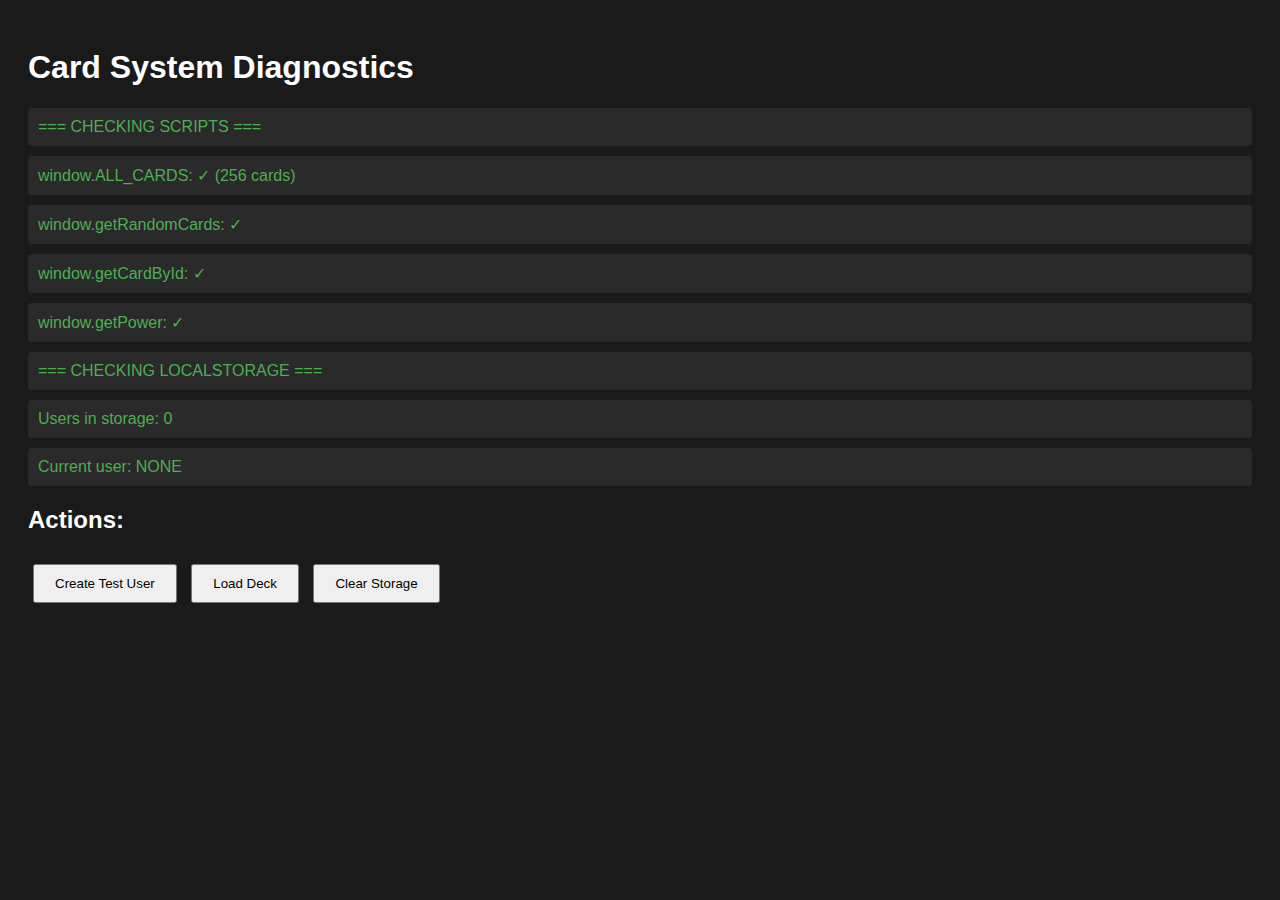
<file: cardastika/debug.html>
<!DOCTYPE html>
<html>
<head>
  <meta charset="UTF-8">
  <title>Debug - Card System</title>
  <style>
    body { font-family: Arial; padding: 20px; background: #1a1a1a; color: #fff; }
    .test { margin: 10px 0; padding: 10px; background: #2a2a2a; border-radius: 4px; }
    .ok { color: #4caf50; }
    .error { color: #f44336; }
    button { padding: 10px 20px; margin: 10px 5px; cursor: pointer; }
  </style>
</head>
<body>
  <h1>Card System Diagnostics</h1>
  <div id="results"></div>
  
  <h2>Actions:</h2>
  <button onclick="testCreateUser()">Create Test User</button>
  <button onclick="testLoadDeck()">Load Deck</button>
  <button onclick="clearStorage()">Clear Storage</button>

  <script src="js/data/cards.js"></script>
  <script src="js/game/power.js"></script>
  <script src="js/data/cards_index.js"></script>

  <script>
    const results = document.getElementById('results');
    
    function log(msg, isError = false) {
      const div = document.createElement('div');
      div.className = 'test ' + (isError ? 'error' : 'ok');
      div.textContent = msg;
      results.appendChild(div);
    }
    
    // Test 1: Check scripts loaded
    log('=== CHECKING SCRIPTS ===');
    log('window.ALL_CARDS: ' + (window.ALL_CARDS ? `✓ (${window.ALL_CARDS.length} cards)` : '✗ NOT LOADED'), !window.ALL_CARDS);
    log('window.getRandomCards: ' + (window.getRandomCards ? '✓' : '✗ NOT LOADED'), !window.getRandomCards);
    log('window.getCardById: ' + (window.getCardById ? '✓' : '✗ NOT LOADED'), !window.getCardById);
    log('window.getPower: ' + (window.getPower ? '✓' : '✗ NOT LOADED'), !window.getPower);
    
    // Test 2: Check localStorage
    log('\n=== CHECKING LOCALSTORAGE ===');
    const users = JSON.parse(localStorage.getItem('elem_users') || '{}');
    const currentUser = JSON.parse(localStorage.getItem('elem_user_profile') || 'null');
    log('Users in storage: ' + Object.keys(users).length);
    log('Current user: ' + (currentUser ? currentUser.name : 'NONE'));
    
    if (currentUser) {
      log('User has deckCards: ' + (currentUser.deckCards ? `✓ (${currentUser.deckCards.length})` : '✗ NO DECK'), !currentUser.deckCards);
      log('User has collectionCards: ' + (currentUser.collectionCards ? `✓ (${currentUser.collectionCards.length})` : '✗ NO COLLECTION'), !currentUser.collectionCards);
      
      if (currentUser.deckCards && currentUser.deckCards.length > 0) {
        log('\n=== DECK CARDS ===');
        currentUser.deckCards.forEach((dc, i) => {
          const card = window.getCardById(dc.id);
          if (card) {
            const power = window.getPower(card, dc.level);
            log(`${i+1}. ${card.name} (${card.element}) - Level ${dc.level} - Power ${power}`);
          } else {
            log(`${i+1}. Card ${dc.id} NOT FOUND`, true);
          }
        });
      }
    }
    
    function testCreateUser() {
      const username = 'test_' + Date.now();
      log('\n=== CREATING TEST USER: ' + username + ' ===');
      
      if (!window.getRandomCards) {
        log('ERROR: getRandomCards not available', true);
        return;
      }
      
      const selectedCards = window.getRandomCards(16);
      log('Selected ' + selectedCards.length + ' cards');
      
      const deckCards = selectedCards.slice(0, 9).map(card => ({
        id: card.id,
        level: 1
      }));
      const collectionCards = selectedCards.slice(9, 16).map(card => ({
        id: card.id,
        level: 1
      }));
      
      const profile = {
        name: username,
        level: 1,
        xp: 0,
        gold: 10,
        gems: 1500,
        wins: 0,
        losses: 0,
        gamesPlayed: 0,
        createdAt: Date.now(),
        deckCards: deckCards,
        collectionCards: collectionCards
      };
      
      const users = JSON.parse(localStorage.getItem('elem_users') || '{}');
      users[username] = profile;
      localStorage.setItem('elem_users', JSON.stringify(users));
      localStorage.setItem('elem_user_profile', JSON.stringify(profile));
      
      log('✓ User created with ' + deckCards.length + ' deck cards and ' + collectionCards.length + ' collection cards');
      log('✓ User saved to localStorage');
      
      setTimeout(() => location.reload(), 1000);
    }
    
    function testLoadDeck() {
      results.innerHTML = '';
      log('=== LOADING DECK ===');
      
      const profile = JSON.parse(localStorage.getItem('elem_user_profile') || 'null');
      if (!profile) {
        log('ERROR: No user logged in', true);
        return;
      }
      
      if (!profile.deckCards) {
        log('ERROR: User has no deckCards', true);
        return;
      }
      
      log('Loading ' + profile.deckCards.length + ' cards...');
      
      profile.deckCards.forEach((dc, i) => {
        const card = window.getCardById(dc.id);
        if (card) {
          const power = window.getPower(card, dc.level);
          log(`✓ ${i+1}. ${card.name} - ${card.element} - L${dc.level} - P${power}`);
        } else {
          log(`✗ ${i+1}. Card ${dc.id} NOT FOUND`, true);
        }
      });
    }
    
    function clearStorage() {
      if (confirm('Clear all localStorage data?')) {
        localStorage.clear();
        log('✓ Storage cleared');
        setTimeout(() => location.reload(), 1000);
      }
    }
  </script>
</body>
</html>
</file>
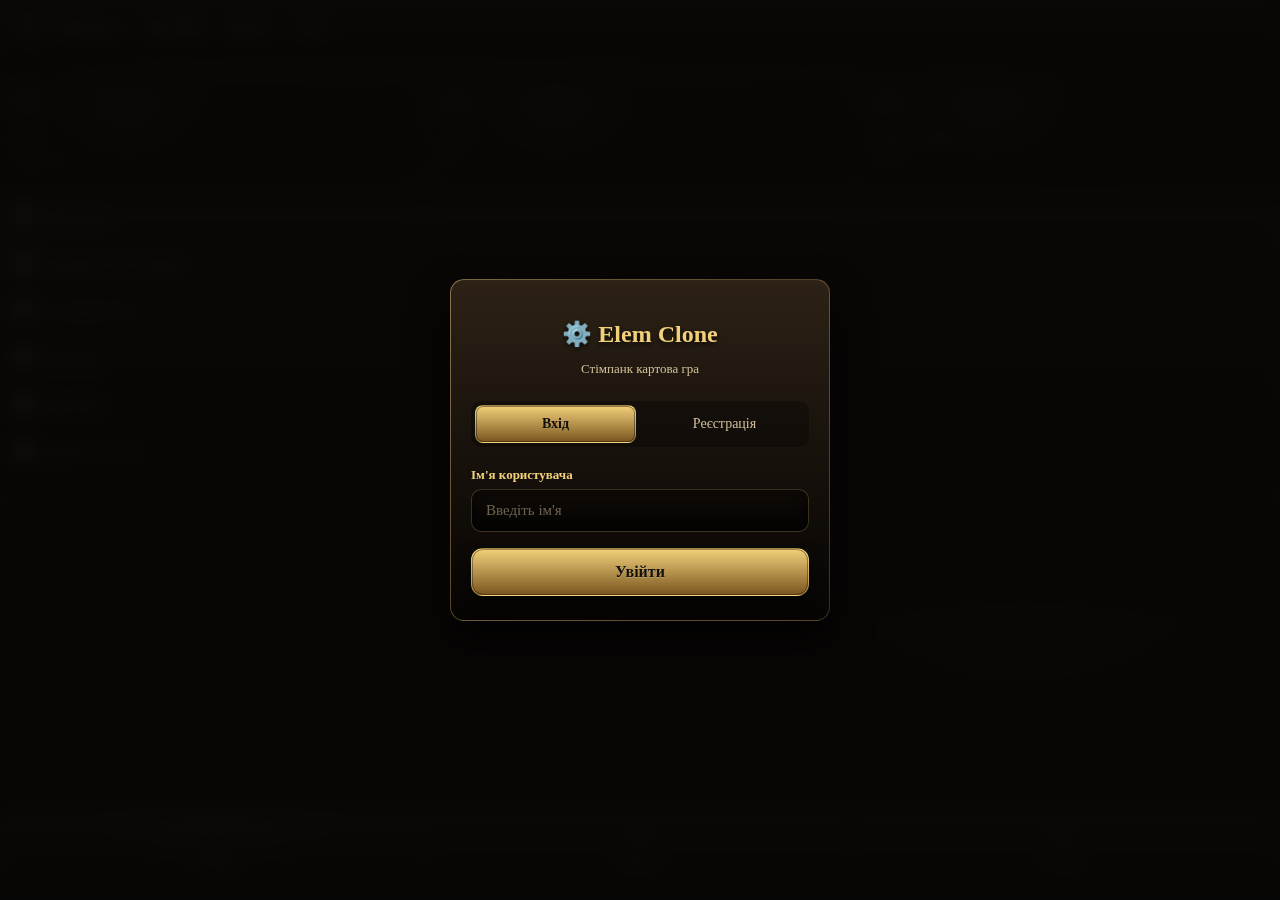
<file: cardastika/index.old.html>
<!doctype html>
<html lang="uk">
<head>
  <meta charset="utf-8" />
  <meta name="viewport" content="width=device-width, initial-scale=1" />
  <title>Steampunk Menu</title>
  <style>
    :root{
      --bg-0:#080605;
      --bg-1:#120d0a;
      --wood:#1a120c;

      --brass-0:#f2d07a;
      --brass-1:#c59b3c;
      --brass-2:#7a5520;

      --copper-0:#d8905b;
      --copper-1:#b56a33;
      --copper-2:#6f3316;

      --steel-0:#2a2f33;
      --steel-1:#14181b;

      --ink:#f4e6c6;
      --muted:#d0bf9a;

      --glow: rgba(255, 210, 110, 0.22);
      --shadow: rgba(0,0,0,0.65);

      --radius: 14px;

      /* Стихії */
      --fire:#c45a2a;
      --water:#3b6c8e;
      --air:#9fb6c1;
      --earth:#7a6a3a;
      --steam:#8a7f8a;
      --mech:#5a5a5a;
      
      /* Рідкості */
      --common:#b8a27b;
      --rare:#6fb2ff;
      --epic:#b07cff;
      --legend:#ffcc66;
      --tile-radius: 18px;
    }

    /* Base */
    *{ box-sizing: border-box; }
    html,body{ height:100%; }
    body{
      margin:0;
      color:var(--ink);
      font-family: Georgia, "Times New Roman", serif;
      background:
        radial-gradient(1200px 800px at 50% -10%, rgba(255,200,120,0.10), transparent 55%),
        radial-gradient(900px 700px at 20% 25%, rgba(212,140,75,0.10), transparent 50%),
        radial-gradient(1000px 900px at 80% 60%, rgba(120,70,40,0.10), transparent 55%),
        linear-gradient(180deg, var(--bg-1), var(--bg-0));
      min-height: 100vh;
      display:block;
    }

    /* Phone frame */
    .phone{
      width:100vw;
      min-height:100vh;
      padding: 0;
      position: relative;
      background: transparent;
      overflow:hidden;
      display: flex;
      flex-direction: column;
    }

    /* Side copper rails */
    .phone::before,
    .phone::after{
      content:"";
      position:absolute;
      top:-30px; bottom:-30px;
      width: 18px;
      background:
        linear-gradient(180deg, rgba(255,220,140,0.10), transparent 12%),
        linear-gradient(180deg, #3b2010, #7a3b1a 35%, #a55a2b 50%, #6a2d12 70%, #2b140a);
      box-shadow: inset 0 0 0 1px rgba(255,210,120,0.25), 0 0 18px rgba(0,0,0,0.5);
      filter: saturate(1.1);
      opacity:0.95;
      border-radius: 12px;
    }
    .phone::before{ left:-6px; }
    .phone::after { right:-6px; }

    /* Subtle noise overlay */
    .noise{
      pointer-events:none;
      position:absolute; inset:0;
      opacity:0.10;
      background-image:
        radial-gradient(circle at 20% 30%, rgba(255,255,255,0.08) 0 1px, transparent 2px),
        radial-gradient(circle at 70% 60%, rgba(255,255,255,0.07) 0 1px, transparent 2px),
        radial-gradient(circle at 40% 80%, rgba(255,255,255,0.06) 0 1px, transparent 2px);
      background-size: 60px 60px, 80px 80px, 100px 100px;
      mix-blend-mode: overlay;
    }

    /* Top bar */
    .topbar{
      position: relative;
      padding: 10px 10px 12px;
      border-radius: var(--radius);
      background:
        linear-gradient(180deg, rgba(255,210,110,0.08), rgba(0,0,0,0.35)),
        linear-gradient(180deg, #1b120c, #0c0907);
      box-shadow: 0 10px 24px var(--shadow);
      border: 1px solid rgba(245,210,120,0.20);
    }
    .topbar::before{
      content:"";
      position:absolute; inset:-1px;
      border-radius: var(--radius);
      background: linear-gradient(135deg, rgba(242,208,122,0.35), rgba(213,143,85,0.18), rgba(90,50,20,0.10));
      mask: linear-gradient(#000 0 0) content-box, linear-gradient(#000 0 0);
      -webkit-mask: linear-gradient(#000 0 0) content-box, linear-gradient(#000 0 0);
      padding: 1px;
      -webkit-mask-composite: xor;
      mask-composite: exclude;
      pointer-events:none;
    }

    .toprow{
      display:flex;
      align-items:center;
      justify-content:space-between;
      gap:10px;
    }

    .avatar{
      display:flex; align-items:center; gap:10px;
      min-width: 0;
    }

    .portrait{
      width:36px; height:36px;
      border-radius: 10px;
      background:
        radial-gradient(circle at 30% 30%, rgba(255,230,170,0.18), transparent 55%),
        linear-gradient(180deg, #2f1f14, #120c08);
      border: 1px solid rgba(242,208,122,0.35);
      box-shadow: inset 0 0 0 1px rgba(0,0,0,0.6), 0 6px 12px rgba(0,0,0,0.55);
      position: relative;
    }
    .portrait::after{
      content:"";
      position:absolute; inset:4px;
      border-radius: 8px;
      background:
        radial-gradient(circle at 45% 35%, rgba(255,210,120,0.18), transparent 55%),
        radial-gradient(circle at 55% 65%, rgba(212,140,75,0.12), transparent 55%);
      opacity:0.8;
    }

    .level{
      font-variant-numeric: tabular-nums;
      color: var(--brass-0);
      font-weight:700;
      letter-spacing:0.02em;
      white-space:nowrap;
    }

    .meters{
      display:flex;
      align-items:center;
      gap:10px;
      font-variant-numeric: tabular-nums;
      white-space:nowrap;
    }

    .meter{
      display:flex;
      align-items:center;
      gap:6px;
      padding: 6px 10px;
      border-radius: 999px;
      background:
        linear-gradient(180deg, rgba(255,220,140,0.10), rgba(0,0,0,0.35)),
        linear-gradient(180deg, #1a120c, #0c0907);
      border: 1px solid rgba(242,208,122,0.22);
      box-shadow: inset 0 0 12px rgba(0,0,0,0.6);
    }
    .gem, .coin{
      width:10px; height:10px;
      border-radius: 2px;
      box-shadow: 0 0 10px var(--glow);
    }
    .gem{
      background: linear-gradient(135deg, #bfe8ff, #4aa0d6);
      border: 1px solid rgba(200,245,255,0.35);
    }
    .coin{
      background: linear-gradient(135deg, var(--brass-0), var(--brass-1));
      border: 1px solid rgba(255,230,140,0.35);
      border-radius: 50%;
    }

    .statusbar{
      margin-top: 10px;
      height: 10px;
      border-radius: 999px;
      background: linear-gradient(180deg, #0b0907, #050403);
      border: 1px solid rgba(242,208,122,0.18);
      box-shadow: inset 0 0 10px rgba(0,0,0,0.85);
      overflow:hidden;
      position:relative;
    }
    .statusbar > span{
      display:block; height:100%;
      width: 78%;
      background:
        linear-gradient(90deg, rgba(255,220,140,0.10), rgba(255,210,120,0.25)),
        linear-gradient(90deg, #4f2a12, #b56a33 40%, #f2d07a 75%, #c59b3c);
      box-shadow: 0 0 14px rgba(255,210,120,0.25);
    }

    /* Tiles grid */
    .tiles{
      margin-top: 10px;
      display:grid;
      grid-template-columns: repeat(3, 1fr);
      gap:10px;
    }

    .tile{
      position:relative;
      border-radius: var(--tile-radius);
      padding: 10px 10px 12px;
      min-height: 96px;
      background:
        radial-gradient(140px 120px at 30% 25%, rgba(255,220,140,0.16), transparent 60%),
        linear-gradient(180deg, rgba(0,0,0,0.25), rgba(0,0,0,0.65)),
        linear-gradient(180deg, #1b120c, #0b0806);
      border: 1px solid rgba(242,208,122,0.22);
      box-shadow: 0 10px 20px rgba(0,0,0,0.55), inset 0 0 18px rgba(0,0,0,0.75);
      cursor:pointer;
      user-select:none;
      transition: transform .08s ease, filter .08s ease;
    }
    .tile:hover{ filter: brightness(1.05); }
    .tile:active{ transform: translateY(1px); }

    /* Ornate brass frame */
    .phone::before,
    .phone::after{
      content: none;
      display: none;
    }

    .tile .label{
      font-size: 13px;
      color: var(--brass-0);
      text-shadow: 0 1px 0 rgba(0,0,0,0.7);
    }
    .tile .sub{
      margin-top: 6px;
      font-size: 12px;
      color: var(--muted);
      opacity:0.95;
    }

    .tile .icon{
      width:34px; height:34px;
      border-radius: 12px;
      margin-bottom: 8px;
      background:
        radial-gradient(circle at 35% 35%, rgba(255,230,170,0.18), transparent 60%),
        linear-gradient(180deg, #2f1f14, #120c08);
      border: 1px solid rgba(242,208,122,0.25);
      box-shadow: inset 0 0 0 1px rgba(0,0,0,0.6);
      position: relative;
      overflow:hidden;
    }
    .tile .icon::after{
      content:"";
      position:absolute; inset:-40%;
      background:
        repeating-conic-gradient(from 0deg,
          rgba(242,208,122,0.12) 0 10deg,
          rgba(0,0,0,0.0) 10deg 20deg);
      opacity:0.55;
      transform: rotate(10deg);
    }

    /* Page system */
    #main-content{
      flex: 1;
      display: flex;
      flex-direction: column;
      min-height: 0;
    }
    .page{
      display:none;
      animation: fadeIn 0.3s ease;
      flex-direction: column;
      flex: 1;
      min-height: 0;
    }
    .page.active{
      display:flex;
    }
    @keyframes fadeIn{
      from{ opacity:0; transform: translateY(10px); }
      to{ opacity:1; transform: translateY(0); }
    }

    /* Page headers */
    .page-header{
      padding: 12px;
      background:
        linear-gradient(180deg, rgba(255,220,140,0.08), rgba(0,0,0,0.45)),
        linear-gradient(180deg, #1b120c, #0b0806);
      border-bottom: 1px solid rgba(242,208,122,0.18);
      box-shadow: 0 4px 12px rgba(0,0,0,0.55);
      position: relative;
      display: flex;
      align-items: center;
      gap: 10px;
      flex-shrink: 0;
    }
    .page-title{
      font-size: 18px;
      color: var(--brass-0);
      text-shadow: 0 1px 2px rgba(0,0,0,0.7);
      margin: 0;
      flex: 1;
      text-align: center;
    }
    .back-btn{
      all: unset;
      padding: 8px 12px;
      font-size: 14px;
      color: var(--brass-1);
      cursor: pointer;
      border-radius: 8px;
      background: rgba(242,208,122,0.08);
      border: 1px solid rgba(242,208,122,0.15);
      transition: all 0.15s ease;
    }
    .back-btn:hover{
      background: rgba(242,208,122,0.15);
    }

    /* Page content */
    .page-content{
      flex: 1;
      padding: 15px;
      overflow-y: auto;
      overflow-x: hidden;
      -webkit-overflow-scrolling: touch;
      min-height: 0;
    }

    /* Info cards */
    .info-card{
      background:
        radial-gradient(140px 120px at 30% 25%, rgba(255,220,140,0.16), transparent 60%),
        linear-gradient(180deg, rgba(0,0,0,0.25), rgba(0,0,0,0.65)),
        linear-gradient(180deg, #1b120c, #0b0806);
      border: 1px solid rgba(242,208,122,0.22);
      box-shadow: 0 6px 12px rgba(0,0,0,0.55), inset 0 0 18px rgba(0,0,0,0.75);
      border-radius: var(--radius);
      padding: 15px;
      margin-bottom: 12px;
      text-align: center;
    }
    .info-label{
      font-size: 13px;
      color: var(--muted);
      margin-bottom: 8px;
    }
    .info-value{
      font-size: 24px;
      color: var(--brass-0);
      text-shadow: 0 1px 2px rgba(0,0,0,0.7);
      font-weight: 500;
    }

    /* Action buttons */
    .action-btn{
      all: unset;
      display: block;
      width: 100%;
      padding: 14px;
      margin: 12px 0;
      text-align: center;
      font-size: 15px;
      color: var(--bg-dark);
      background: linear-gradient(180deg, var(--brass-0), var(--brass-1));
      border-radius: var(--radius);
      border: 1px solid rgba(242,208,122,0.35);
      box-shadow: 0 8px 16px rgba(0,0,0,0.55), inset 0 0 0 1px rgba(255,255,255,0.15);
      cursor: pointer;
      transition: all 0.15s ease;
      font-weight: 500;
    }
    .action-btn:hover{
      filter: brightness(1.08);
      transform: translateY(-1px);
    }
    .action-btn:active{
      transform: translateY(0);
    }
    .action-btn.secondary{
      background: linear-gradient(180deg, rgba(242,208,122,0.25), rgba(197,155,60,0.15));
      color: var(--brass-0);
    }

    /* Description */
    .description{
      font-size: 13px;
      color: var(--muted);
      line-height: 1.5;
      margin-top: 15px;
      padding: 12px;
      background: rgba(0,0,0,0.35);
      border-radius: var(--radius);
      border: 1px solid rgba(242,208,122,0.12);
    }

    /* Tasks */
    .task-item{
      background:
        linear-gradient(180deg, rgba(0,0,0,0.25), rgba(0,0,0,0.55)),
        linear-gradient(180deg, #1b120c, #0b0806);
      border: 1px solid rgba(242,208,122,0.18);
      border-radius: var(--radius);
      padding: 12px;
      margin-bottom: 10px;
    }
    .task-item.completed{
      opacity: 0.6;
      border-color: rgba(100,200,100,0.35);
    }
    .task-text{
      font-size: 14px;
      color: var(--brass-0);
      margin-bottom: 6px;
    }
    .task-progress{
      font-size: 13px;
      color: var(--brass-1);
      margin-bottom: 4px;
    }
    .task-reward{
      font-size: 12px;
      color: var(--muted);
    }

    /* Rewards */
    .reward-item{
      display: flex;
      align-items: center;
      gap: 12px;
      background:
        linear-gradient(180deg, rgba(0,0,0,0.25), rgba(0,0,0,0.55)),
        linear-gradient(180deg, #1b120c, #0b0806);
      border: 1px solid rgba(242,208,122,0.18);
      border-radius: var(--radius);
      padding: 12px;
      margin-bottom: 10px;
    }
    .reward-item.locked{
      opacity: 0.5;
    }
    .reward-icon{
      font-size: 32px;
    }
    .reward-text{
      flex: 1;
      font-size: 14px;
      color: var(--brass-0);
    }
    .reward-progress{
      font-size: 12px;
      color: var(--muted);
    }
    .claim-btn{
      all: unset;
      padding: 8px 16px;
      background: linear-gradient(180deg, var(--brass-0), var(--brass-1));
      color: var(--bg-dark);
      border-radius: 8px;
      font-size: 13px;
      cursor: pointer;
      font-weight: 500;
    }

    /* Equipment */
    .equipment-slot{
      background:
        linear-gradient(180deg, rgba(0,0,0,0.25), rgba(0,0,0,0.55)),
        linear-gradient(180deg, #1b120c, #0b0806);
      border: 1px solid rgba(242,208,122,0.18);
      border-radius: var(--radius);
      padding: 12px;
      margin-bottom: 10px;
    }
    .slot-name{
      font-size: 12px;
      color: var(--muted);
      margin-bottom: 6px;
    }
    .slot-item{
      font-size: 14px;
      color: var(--brass-0);
      margin-bottom: 4px;
    }
    .slot-item.equipped{
      color: var(--brass-1);
    }
    .slot-bonus{
      font-size: 13px;
      color: #8bc34a;
    }

    /* Collections */
    .collection-set{
      background:
        linear-gradient(180deg, rgba(0,0,0,0.25), rgba(0,0,0,0.55)),
        linear-gradient(180deg, #1b120c, #0b0806);
      border: 1px solid rgba(242,208,122,0.18);
      border-radius: var(--radius);
      padding: 12px;
      margin-bottom: 10px;
    }
    .collection-set.completed{
      border-color: rgba(100,200,100,0.45);
    }
    .set-name{
      font-size: 14px;
      color: var(--brass-0);
      margin-bottom: 6px;
    }
    .set-progress{
      font-size: 13px;
      color: var(--brass-1);
      margin-bottom: 4px;
    }
    .set-bonus{
      font-size: 12px;
      color: #8bc34a;
    }

    /* Upgrade hint styling */
    .hint {
      transition: all 0.3s ease;
    }
    
    .hint.hot {
      border-color: rgba(120,255,160,.35) !important;
      box-shadow: inset 0 0 14px rgba(0,0,0,.65), 0 0 18px rgba(90,255,120,.18) !important;
      color: rgba(220,255,220,.95) !important;
    }

    /* Card Details Page */
    .card-main-display {
      display: flex;
      justify-content: center;
      align-items: center;
      gap: 24px;
      padding: 20px;
      background: linear-gradient(180deg, rgba(242,208,122,0.08), rgba(0,0,0,0.3));
      border: 2px solid rgba(242,208,122,0.3);
      border-radius: 12px;
      margin-bottom: 15px;
    }

    /* Контейнер інформації карти */
    .card-info-container {
      display: flex;
      flex-direction: column;
      justify-content: center;
      text-align: left;
      margin-top: 0;
      margin-left: 0;
    }

    .card-display-image {
      width: 120px;
      height: 160px;
      margin: 0 auto 15px;
      position: relative;
      border-radius: 8px;
      overflow: hidden;
      border: 2px solid rgba(242,208,122,0.4);
      background: radial-gradient(circle at 30% 30%, rgba(255,230,170,0.1), transparent);
    }

    .card-display-icon {
      width: 100%;
      height: 100%;
      display: flex;
      align-items: center;
      justify-content: center;
      font-size: 60px;
    }

    .card-display-name {
      font-size: 18px;
      color: var(--brass-0);
      margin-bottom: 8px;
      font-weight: bold;
    }

    .card-display-element {
      font-size: 14px;
      color: var(--muted);
      margin-bottom: 8px;
    }

    .card-display-level {
      display: inline-block;
      background: rgba(242,208,122,0.2);
      padding: 6px 12px;
      border-radius: 6px;
      font-size: 14px;
      color: var(--brass-1);
      margin: 0 5px;
    }

    .card-display-power {
      display: inline-block;
      background: rgba(160,200,100,0.2);
      padding: 6px 12px;
      border-radius: 6px;
      font-size: 14px;
      color: #8bc34a;
      margin: 0 5px;
    }

    .card-stats {
      padding: 15px;
      background: rgba(50,30,20,0.3);
      border-left: 3px solid var(--brass-0);
      margin-bottom: 15px;
    }

    .stat-row {
      display: flex;
      justify-content: space-between;
      padding: 8px 0;
      border-bottom: 1px solid rgba(242,208,122,0.1);
    }

    .stat-row:last-child {
      border-bottom: none;
    }

    .stat-label {
      color: var(--muted);
      font-size: 13px;
    }

    .stat-value {
      color: var(--brass-0);
      font-weight: bold;
    }

    .card-comparison {
      margin-bottom: 15px;
    }

    .comparison-title {
      font-size: 14px;
      color: var(--brass-0);
      margin-bottom: 10px;
      padding-bottom: 8px;
      border-bottom: 1px solid rgba(242,208,122,0.2);
    }

    .weaker-cards {
      display: grid;
      grid-template-columns: repeat(2, 1fr);
      gap: 10px;
    }

    .weaker-card-item {
      background: rgba(50,30,20,0.4);
      border: 1px solid rgba(242,208,122,0.15);
      border-radius: 8px;
      padding: 10px;
      transition: all 0.2s;
    }

    .weaker-card-item:hover {
      border-color: rgba(242,208,122,0.3);
      box-shadow: 0 0 10px rgba(242,208,122,0.1);
    }

    .weaker-card-icon {
      font-size: 32px;
      text-align: center;
      margin-bottom: 6px;
    }

    .weaker-card-name {
      font-size: 12px;
      color: var(--brass-0);
      margin-bottom: 4px;
      text-align: center;
    }

    .weaker-card-stats {
      font-size: 11px;
      color: var(--muted);
      text-align: center;
    }

    .no-weaker-cards {
      text-align: center;
      padding: 20px;
      color: var(--muted);
      font-size: 13px;
    }

    /* Card Upgrade Scale (XP System) */
    .card-upgrade {
      margin-top: 14px;
    }

    .upgrade-header {
      display: flex;
      justify-content: space-between;
      font-weight: 900;
      color: rgba(242, 208, 122, 0.95);
    }

    .card-upgrade .xp-bar {
      margin-top: 6px;
      height: 14px;
      border-radius: 999px;
      background: rgba(0, 0, 0, 0.45);
      border: 1px solid rgba(242, 208, 122, 0.25);
      box-shadow: inset 0 0 10px rgba(0, 0, 0, 0.65);
      overflow: hidden;
    }

    .card-upgrade .xp-fill {
      height: 100%;
      width: 0%;
      background: linear-gradient(
        180deg,
        rgba(242, 208, 122, 0.95),
        rgba(122, 85, 32, 0.95)
      );
      box-shadow: 0 0 12px rgba(242, 208, 122, 0.35);
      transition: width 0.25s ease;
    }

    #cu-upgrade-btn {
      margin-top: 10px;
      width: 100%;
      padding: 10px;
      border-radius: 12px;
      background: rgba(0, 0, 0, 0.35);
      border: 1px solid rgba(242, 208, 122, 0.25);
      color: rgba(244, 230, 198, 0.95);
      font-weight: 900;
      cursor: pointer;
      transition: all 0.2s;
    }

    #cu-upgrade-btn:hover:not(:disabled) {
      background: rgba(0, 0, 0, 0.5);
      box-shadow: 0 0 10px rgba(242, 208, 122, 0.2);
    }

    #cu-upgrade-btn:disabled {
      opacity: 0.45;
      cursor: not-allowed;
    }

    /* === Shop Cards Styles === */
    .shop-filters {
      display: flex;
      gap: 8px;
      margin-bottom: 15px;
      flex-wrap: wrap;
    }

    .filter-btn {
      padding: 8px 16px;
      background: linear-gradient(135deg, #2a2a2a, #1a1a1a);
      border: 2px solid #444;
      border-radius: 8px;
      color: #d4af37;
      font-size: 14px;
      cursor: pointer;
      transition: all 0.3s;
      font-weight: 600;
    }

    .filter-btn:hover {
      background: linear-gradient(135deg, #3a3a3a, #2a2a2a);
      border-color: #d4af37;
      transform: translateY(-2px);
    }

    .filter-btn.active {
      background: linear-gradient(135deg, #d4af37, #b8941f);
      color: #1a1a1a;
      border-color: #d4af37;
    }

    .shop-cards {
      display: grid;
      grid-template-columns: repeat(2, 1fr);
      gap: 12px;
      max-height: 400px;
      overflow-y: auto;
      padding: 5px;
    }

    .shop-card {
      background: linear-gradient(135deg, #2a2a2a, #1a1a1a);
      border: 2px solid #444;
      border-radius: 10px;
      padding: 12px;
      cursor: pointer;
      transition: all 0.3s;
      position: relative;
    }

    .shop-card:hover {
      border-color: #d4af37;
      transform: translateY(-3px);
      box-shadow: 0 4px 12px rgba(212, 175, 55, 0.3);
    }

    .shop-card-header {
      display: flex;
      justify-content: space-between;
      align-items: center;
      margin-bottom: 8px;
    }

    .shop-card-name {
      font-size: 14px;
      font-weight: 600;
      color: #d4af37;
    }

    .shop-card-element {
      font-size: 20px;
    }

    .shop-card-stats {
      display: flex;
      justify-content: space-between;
      margin-bottom: 8px;
      font-size: 12px;
      color: #999;
    }

    .shop-card-power {
      color: #4CAF50;
      font-weight: 600;
    }

    .shop-card-price {
      display: flex;
      justify-content: space-between;
      align-items: center;
      margin-top: 10px;
      padding-top: 8px;
      border-top: 1px solid #333;
    }

    .shop-price-tag {
      color: #d4af37;
      font-weight: 600;
      font-size: 14px;
    }

    .shop-buy-btn {
      padding: 6px 12px;
      background: linear-gradient(135deg, #4CAF50, #2e7d32);
      border: none;
      border-radius: 6px;
      color: white;
      font-size: 12px;
      font-weight: 600;
      cursor: pointer;
      transition: all 0.3s;
    }

    .shop-buy-btn:hover {
      background: linear-gradient(135deg, #66BB6A, #4CAF50);
      transform: scale(1.05);
    }

    .shop-buy-btn:disabled {
      background: #555;
      cursor: not-allowed;
      opacity: 0.5;
    }

    .shop-card-badge {
      position: absolute;
      top: 8px;
      right: 8px;
      padding: 4px 8px;
      background: linear-gradient(135deg, #4CAF50, #2e7d32);
      border-radius: 4px;
      font-size: 10px;
      font-weight: 600;
      color: white;
    }

    .shop-card-badge.upgrade-only {
      background: linear-gradient(135deg, #FF9800, #E65100);
    }

    /* === Shop Tabs & Products === */
    .shop-tabs {
      display: flex;
      gap: 8px;
      margin-bottom: 20px;
      background: linear-gradient(135deg, #1a1a1a, #0a0a0a);
      padding: 8px;
      border-radius: 12px;
      border: 2px solid #333;
    }

    .shop-tab {
      flex: 1;
      padding: 12px;
      background: transparent;
      border: none;
      border-radius: 8px;
      color: #999;
      font-size: 14px;
      font-weight: 600;
      cursor: pointer;
      transition: all 0.3s;
    }

    .shop-tab:hover {
      color: #d4af37;
      background: rgba(212, 175, 55, 0.1);
    }

    .shop-tab.active {
      background: linear-gradient(135deg, #d4af37, #b8941f);
      color: #1a1a1a;
      box-shadow: 0 4px 12px rgba(212, 175, 55, 0.4);
    }

    .shop-tab-content {
      display: none;
    }

    .shop-tab-content.active {
      display: block;
    }

    .shop-products {
      display: flex;
      flex-direction: column;
      gap: 15px;
    }

    .product-card {
      background:
        radial-gradient(140px 120px at 30% 25%, rgba(255,220,140,0.16), transparent 60%),
        linear-gradient(180deg, rgba(0,0,0,0.25), rgba(0,0,0,0.65)),
        linear-gradient(180deg, #1b120c, #0b0806);
      border: 2px solid rgba(242,208,122,0.22);
      border-radius: 12px;
      padding: 16px;
      position: relative;
      transition: all 0.3s;
    }

    .product-card:hover {
      border-color: #d4af37;
      transform: translateY(-2px);
      box-shadow: 0 6px 20px rgba(212, 175, 55, 0.2);
    }

    .product-badge {
      position: absolute;
      top: -8px;
      right: 16px;
      padding: 6px 12px;
      background: linear-gradient(135deg, #e74c3c, #c0392b);
      border-radius: 6px;
      font-size: 11px;
      font-weight: 700;
      color: white;
      box-shadow: 0 2px 8px rgba(231, 76, 60, 0.4);
    }

    .product-badge.hot {
      background: linear-gradient(135deg, #f39c12, #e67e22);
      animation: pulse-badge 2s infinite;
    }

    .product-badge.new {
      background: linear-gradient(135deg, #3498db, #2980b9);
    }

    @keyframes pulse-badge {
      0%, 100% { transform: scale(1); }
      50% { transform: scale(1.05); }
    }

    .product-header {
      display: flex;
      align-items: center;
      gap: 12px;
      margin-bottom: 12px;
    }

    .product-icon {
      width: 48px;
      height: 48px;
      font-size: 32px;
      display: flex;
      align-items: center;
      justify-content: center;
      background: linear-gradient(135deg, #2a2a2a, #1a1a1a);
      border-radius: 8px;
      border: 2px solid #444;
    }

    .product-info {
      flex: 1;
    }

    .product-title {
      font-size: 16px;
      font-weight: 600;
      color: #d4af37;
      margin-bottom: 4px;
    }

    .product-desc {
      font-size: 13px;
      color: #999;
    }

    .product-footer {
      display: flex;
      justify-content: space-between;
      align-items: center;
      margin-top: 12px;
      padding-top: 12px;
      border-top: 1px solid rgba(255,255,255,0.1);
    }

    .product-price {
      display: flex;
      align-items: center;
      gap: 6px;
      font-size: 18px;
      font-weight: 700;
      color: #d4af37;
    }

    .product-price .currency-icon {
      font-size: 20px;
    }

    .product-buy-btn {
      padding: 10px 20px;
      background: linear-gradient(180deg, var(--brass-0), var(--brass-1));
      border: none;
      border-radius: 8px;
      color: var(--bg-dark);
      font-size: 14px;
      font-weight: 600;
      cursor: pointer;
      transition: all 0.3s;
    }

    .product-buy-btn:hover {
      transform: translateY(-2px);
      box-shadow: 0 4px 12px rgba(212, 175, 55, 0.4);
    }

    .product-buy-btn:disabled {
      background: #555;
      cursor: not-allowed;
      opacity: 0.5;
    }

    .product-bonus {
      display: inline-block;
      padding: 4px 8px;
      background: rgba(46, 204, 113, 0.2);
      border: 1px solid #2ecc71;
      border-radius: 4px;
      color: #2ecc71;
      font-size: 11px;
      font-weight: 600;
      margin-top: 8px;
    }

    /* === Pack Opening Modal === */
    .pack-modal {
      display: none;
      position: fixed;
      top: 0;
      left: 0;
      right: 0;
      bottom: 0;
      background: rgba(0, 0, 0, 0.9);
      z-index: 10000;
      align-items: center;
      justify-content: center;
      animation: fadeIn 0.3s;
    }

    .pack-modal.active {
      display: flex;
    }

    @keyframes fadeIn {
      from { opacity: 0; }
      to { opacity: 1; }
    }

    .pack-modal-content {
      background:
        radial-gradient(140px 120px at 30% 25%, rgba(255,220,140,0.16), transparent 60%),
        linear-gradient(180deg, rgba(0,0,0,0.25), rgba(0,0,0,0.65)),
        linear-gradient(180deg, #1b120c, #0b0806);
      border: 3px solid #d4af37;
      border-radius: 16px;
      padding: 24px;
      max-width: 350px;
      width: 90%;
      max-height: 80vh;
      overflow-y: auto;
      animation: slideUp 0.4s;
    }

    @keyframes slideUp {
      from { transform: translateY(50px); opacity: 0; }
      to { transform: translateY(0); opacity: 1; }
    }

    .pack-modal-header {
      text-align: center;
      margin-bottom: 20px;
    }

    .pack-modal-title {
      font-size: 20px;
      font-weight: 700;
      color: #d4af37;
      margin-bottom: 8px;
    }

    .pack-modal-subtitle {
      font-size: 14px;
      color: #999;
    }

    .pack-rewards {
      display: flex;
      flex-direction: column;
      gap: 20px;
      margin-bottom: 20px;
      align-items: center;
    }

    .pack-card-wrapper {
      display: flex;
      flex-direction: column;
      align-items: center;
      gap: 12px;
      animation: cardReveal 0.5s backwards;
    }

    .pack-card-wrapper:nth-child(1) { animation-delay: 0.1s; }
    .pack-card-wrapper:nth-child(2) { animation-delay: 0.2s; }
    .pack-card-wrapper:nth-child(3) { animation-delay: 0.3s; }
    .pack-card-wrapper:nth-child(4) { animation-delay: 0.4s; }
    .pack-card-wrapper:nth-child(5) { animation-delay: 0.5s; }

    .pack-card-wrapper .sp-card {
      width: 160px;
      height: 220px;
      margin: 0;
    }

    .pack-card-info {
      text-align: center;
      color: var(--brass-0);
    }

    .pack-card-name {
      font-size: 16px;
      font-weight: bold;
      color: var(--brass-0);
      margin-bottom: 4px;
    }

    .pack-card-element {
      font-size: 13px;
      color: var(--muted);
    }

    .reward-card {
      background: linear-gradient(135deg, #2a2a2a, #1a1a1a);
      border: 2px solid #444;
      border-radius: 10px;
      padding: 12px;
      display: flex;
      align-items: center;
      gap: 12px;
      animation: cardReveal 0.5s backwards;
    }

    .reward-card:nth-child(1) { animation-delay: 0.1s; }
    .reward-card:nth-child(2) { animation-delay: 0.2s; }
    .reward-card:nth-child(3) { animation-delay: 0.3s; }
    .reward-card:nth-child(4) { animation-delay: 0.4s; }
    .reward-card:nth-child(5) { animation-delay: 0.5s; }
    .reward-card:nth-child(n+6) { animation-delay: 0.6s; }

    @keyframes cardReveal {
      from { transform: rotateY(90deg) scale(0.8); opacity: 0; }
      to { transform: rotateY(0) scale(1); opacity: 1; }
    }

    .reward-card-icon {
      font-size: 32px;
      width: 40px;
      text-align: center;
    }

    .reward-card-info {
      flex: 1;
    }

    .reward-card-name {
      font-size: 14px;
      font-weight: 600;
      color: #d4af37;
      margin-bottom: 4px;
    }

    .reward-card-power {
      font-size: 12px;
      color: #4CAF50;
      font-weight: 600;
    }

    /* Нові стилі для card-item (красиві карти) */
    .card-item {
      background: linear-gradient(135deg, rgba(255,220,140,0.08), rgba(0,0,0,0.4)),
                  linear-gradient(180deg, #1b1410, #0a0805);
      border: 2px solid rgba(242,208,122,0.25);
      border-radius: 12px;
      overflow: hidden;
      animation: cardReveal 0.5s backwards;
      margin-bottom: 12px;
    }

    .card-item:nth-child(1) { animation-delay: 0.1s; }
    .card-item:nth-child(2) { animation-delay: 0.2s; }
    .card-item:nth-child(3) { animation-delay: 0.3s; }
    .card-item:nth-child(4) { animation-delay: 0.4s; }
    .card-item:nth-child(5) { animation-delay: 0.5s; }
    .card-item:nth-child(n+6) { animation-delay: 0.6s; }

    .card-item-header {
      display: flex;
      align-items: center;
      gap: 12px;
      padding: 14px;
    }

    .card-item-element {
      font-size: 32px;
      min-width: 40px;
      text-align: center;
    }

    .card-item-details {
      flex: 1;
    }

    .card-item-name {
      font-size: 16px;
      font-weight: 700;
      color: #d4af37;
      margin-bottom: 4px;
    }

    .card-item-element-name {
      font-size: 12px;
      color: #999;
      opacity: 0.8;
    }

    .card-item-power {
      display: flex;
      justify-content: space-between;
      align-items: center;
      padding: 0 14px 14px;
      border-top: 1px solid rgba(242,208,122,0.12);
    }

    .card-power-label {
      font-size: 12px;
      color: #999;
      text-transform: uppercase;
      letter-spacing: 0.05em;
    }

    .card-power-value {
      font-size: 24px;
      font-weight: 800;
      color: #d4af37;
    }

    .pack-modal-btn {
      width: 100%;
      padding: 14px;
      background: linear-gradient(180deg, var(--brass-0), var(--brass-1));
      border: none;
      border-radius: 10px;
      color: var(--bg-dark);
      font-size: 16px;
      font-weight: 700;
      cursor: pointer;
      transition: all 0.3s;
    }

    .pack-modal-btn:hover {
      transform: translateY(-2px);
      box-shadow: 0 6px 20px rgba(212, 175, 55, 0.4);
    }

    /* Duel Result Modal */
    .duel-result-rewards {
      text-align: center;
      padding: 20px;
      font-size: 28px;
      color: var(--brass-0);
      font-weight: 700;
    }
    .duel-result-stats-info {
      text-align: center;
      padding: 10px 20px;
      color: var(--muted);
      font-size: 15px;
    }
    .duel-wins-info {
      font-size: 16px;
      color: var(--brass-1);
    }
    .duel-next-btn {
      background: linear-gradient(180deg, rgba(100,200,100,0.35), rgba(60,150,60,0.35));
      border: 1px solid rgba(100,200,100,0.5);
    }
    .duel-next-btn:hover {
      background: linear-gradient(180deg, rgba(120,220,120,0.45), rgba(80,170,80,0.45));
    }
    .duel-battle-summary {
      margin-top: 20px;
      padding: 20px;
      border-top: 2px solid rgba(242,208,122,0.25);
    }
    .duel-summary-title {
      text-align: center;
      color: var(--muted);
      font-size: 14px;
      margin-bottom: 10px;
    }
    .duel-summary-hp {
      text-align: center;
      font-size: 20px;
      color: #e74c3c;
      font-weight: 700;
      margin-bottom: 15px;
    }
    .duel-battle-cards {
      display: flex;
      flex-direction: column;
      gap: 8px;
    }
    .duel-battle-card-row {
      display: flex;
      align-items: center;
      justify-content: space-between;
      padding: 8px 12px;
      background: rgba(0,0,0,0.3);
      border-radius: 8px;
      border-left: 3px solid var(--elem);
    }
    .duel-battle-card-player {
      display: flex;
      align-items: center;
      gap: 10px;
    }
    .duel-battle-card-enemy {
      display: flex;
      align-items: center;
      gap: 10px;
    }
    .duel-battle-card-icon {
      width: 32px;
      height: 32px;
      border-radius: 50%;
      background: conic-gradient(var(--brass-2) 0 90deg, var(--brass-1) 90deg 180deg, var(--brass-2) 180deg 270deg, var(--brass-1) 270deg 360deg);
      display: flex;
      align-items: center;
      justify-content: center;
    }
    .duel-battle-card-icon svg {
      width: 18px;
      height: 18px;
    }
    .duel-battle-card-dmg {
      color: var(--brass-0);
      font-weight: 700;
      font-size: 16px;
    }
    .duel-battle-vs {
      color: var(--muted);
      font-size: 14px;
    }

    /* Multiplier preview badge between cards */
    .mult-badge {
      width: 160px;
      height: 32px;
      display: flex;
      align-items: center;
      justify-content: center;
      gap: 8px;
      background: rgba(0,0,0,0.70);
      border: 1px solid rgba(242,208,122,0.30);
      border-radius: 999px;
      box-shadow: inset 0 0 12px rgba(0,0,0,0.75), 0 8px 20px rgba(0,0,0,0.60);
    }
    .mult-badge .mult-text {
      color: rgba(244,230,198,0.95);
      font-size: 15px;
      font-weight: 700;
      letter-spacing: 0.04em;
    }
    .mult-badge .swords::before {
      content: '⚔';
      font-size: 16px;
      opacity: 0.90;
    }
    .mult-badge.mult-good .mult-text { color: #7dff9a; text-shadow: 0 0 8px rgba(125,255,154,0.5); }
    .mult-badge.mult-bad .mult-text { color: #ff9a7d; text-shadow: 0 0 8px rgba(255,154,125,0.5); }
    .mult-badge.mult-neutral .mult-text { color: rgba(244,230,198,0.95); }

    /* === New Shop Design === */
    .shop-section {
      margin-bottom: 25px;
    }

    .shop-section-title {
      font-size: 18px;
      font-weight: 700;
      color: #d4af37;
      margin-bottom: 15px;
      padding: 10px 15px;
      background: linear-gradient(135deg, rgba(212, 175, 55, 0.15), rgba(212, 175, 55, 0.05));
      border-left: 4px solid #d4af37;
      border-radius: 6px;
    }

    .shop-notice {
      background: linear-gradient(135deg, rgba(52, 152, 219, 0.2), rgba(41, 128, 185, 0.1));
      border: 2px solid rgba(52, 152, 219, 0.4);
      border-radius: 10px;
      padding: 12px 15px;
      margin-bottom: 15px;
      color: #3498db;
      font-size: 13px;
      line-height: 1.5;
      position: relative;
    }

    .shop-notice::before {
      content: '💡';
      font-size: 20px;
      margin-right: 8px;
    }

    .shop-item-card {
      background:
        radial-gradient(140px 120px at 30% 25%, rgba(255,220,140,0.16), transparent 60%),
        linear-gradient(180deg, rgba(0,0,0,0.25), rgba(0,0,0,0.65)),
        linear-gradient(180deg, #1b120c, #0b0806);
      border: 2px solid rgba(242,208,122,0.22);
      border-radius: 12px;
      padding: 15px;
      margin-bottom: 15px;
      display: flex;
      gap: 15px;
      align-items: center;
      transition: all 0.3s;
      position: relative;
    }

    .shop-item-card:hover {
      border-color: #d4af37;
      transform: translateY(-2px);
      box-shadow: 0 6px 20px rgba(212, 175, 55, 0.2);
    }

    .shop-item-icon {
      width: 70px;
      height: 70px;
      min-width: 70px;
      background: linear-gradient(135deg, #2a2a2a, #1a1a1a);
      border: 2px solid #444;
      border-radius: 10px;
      display: flex;
      align-items: center;
      justify-content: center;
      font-size: 40px;
    }

    .shop-item-content {
      flex: 1;
    }

    .shop-item-name {
      font-size: 16px;
      font-weight: 600;
      color: #d4af37;
      margin-bottom: 5px;
    }

    .shop-item-desc {
      font-size: 13px;
      color: #999;
      margin-bottom: 8px;
    }

    .shop-item-chance {
      display: inline-block;
      padding: 4px 10px;
      background: linear-gradient(135deg, #e74c3c, #c0392b);
      border-radius: 15px;
      color: white;
      font-size: 11px;
      font-weight: 700;
      margin-top: 5px;
    }

    .shop-item-chance.rare {
      background: linear-gradient(135deg, #9b59b6, #8e44ad);
    }

    .shop-item-chance.uncommon {
      background: linear-gradient(135deg, #2ecc71, #27ae60);
    }

    .shop-item-action {
      display: flex;
      flex-direction: column;
      align-items: flex-end;
      gap: 8px;
    }

    .shop-item-price {
      font-size: 18px;
      font-weight: 700;
      color: #d4af37;
    }

    .shop-buy-button {
      padding: 10px 20px;
      background: linear-gradient(135deg, #2ecc71, #27ae60);
      border: none;
      border-radius: 8px;
      color: white;
      font-size: 14px;
      font-weight: 600;
      cursor: pointer;
      transition: all 0.3s;
      white-space: nowrap;
    }

    .shop-buy-button:hover {
      background: linear-gradient(135deg, #27ae60, #229954);
      transform: scale(1.05);
    }

    .shop-buy-button:disabled {
      background: #555;
      cursor: not-allowed;
      opacity: 0.5;
    }

    .action-btn {
      all: unset;
      padding: 12px 20px;
      border-radius: 8px;
      font-size: 14px;
      font-weight: bold;
      text-align: center;
      cursor: pointer;
      transition: all 0.2s;
      border: 1px solid rgba(242,208,122,0.3);
    }

    .upgrade-btn {
      background: linear-gradient(180deg, #a6ff7a, #2ea13a);
      color: #0b180b;
    }

    .upgrade-btn:hover {
      box-shadow: 0 0 15px rgba(166,255,122,0.4);
    }

    .add-btn {
      background: linear-gradient(180deg, rgba(242,208,122,0.4), rgba(197,155,60,0.2));
      color: var(--brass-0);
    }

    .add-btn:hover {
      background: linear-gradient(180deg, rgba(242,208,122,0.6), rgba(197,155,60,0.3));
    }

    .remove-btn {
      background: rgba(255,50,50,0.1);
      color: #ff6666;
      border-color: rgba(255,50,50,0.2);
    }

    .remove-btn:hover {
      background: rgba(255,50,50,0.2);
    }

    /* Shop */
    .shop-item{
      background:
        radial-gradient(140px 120px at 30% 25%, rgba(255,220,140,0.16), transparent 60%),
        linear-gradient(180deg, rgba(0,0,0,0.25), rgba(0,0,0,0.65)),
        linear-gradient(180deg, #1b120c, #0b0806);
      border: 1px solid rgba(242,208,122,0.22);
      border-radius: var(--radius);
      padding: 12px;
      margin-bottom: 12px;
      display: flex;
      flex-direction: column;
      gap: 8px;
    }
    .item-name{
      font-size: 15px;
      color: var(--brass-0);
    }
    .item-desc{
      font-size: 13px;
      color: var(--muted);
    }
    .item-price{
      font-size: 14px;
      color: var(--brass-1);
      margin: 4px 0;
    }
    .buy-btn{
      all: unset;
      padding: 10px;
      text-align: center;
      background: linear-gradient(180deg, var(--brass-0), var(--brass-1));
      color: var(--bg-dark);
      border-radius: 8px;
      font-size: 14px;
      cursor: pointer;
      font-weight: 500;
    }

    /* Gold packs */
    .gold-pack{
      background:
        radial-gradient(140px 120px at 30% 25%, rgba(255,220,140,0.16), transparent 60%),
        linear-gradient(180deg, rgba(0,0,0,0.25), rgba(0,0,0,0.65)),
        linear-gradient(180deg, #1b120c, #0b0806);
      border: 1px solid rgba(242,208,122,0.22);
      border-radius: var(--radius);
      padding: 15px;
      margin-bottom: 12px;
      text-align: center;
      position: relative;
    }
    .gold-pack.featured{
      border-color: var(--brass-1);
      box-shadow: 0 0 20px rgba(242,208,122,0.25);
    }
    .pack-badge{
      position: absolute;
      top: -8px;
      right: 10px;
      padding: 4px 12px;
      background: linear-gradient(180deg, var(--brass-0), var(--brass-1));
      color: var(--bg-dark);
      font-size: 11px;
      border-radius: 12px;
      font-weight: 500;
    }
    .pack-amount{
      font-size: 20px;
      color: var(--brass-0);
      margin-bottom: 8px;
    }
    .pack-price{
      font-size: 15px;
      color: var(--brass-1);
      margin-bottom: 8px;
    }
    .pack-bonus{
      font-size: 13px;
      color: #8bc34a;
      margin-bottom: 8px;
    }
    .exchange-btn{
      all: unset;
      display: block;
      width: 100%;
      padding: 12px;
      text-align: center;
      background: linear-gradient(180deg, var(--brass-0), var(--brass-1));
      color: var(--bg-dark);
      border-radius: 8px;
      font-size: 14px;
      cursor: pointer;
      font-weight: 500;
    }

    /* Profile stats */
    .profile-stat{
      background:
        linear-gradient(180deg, rgba(0,0,0,0.25), rgba(0,0,0,0.55)),
        linear-gradient(180deg, #1b120c, #0b0806);
      border: 1px solid rgba(242,208,122,0.18);
      border-radius: var(--radius);
      padding: 12px;
      margin-bottom: 10px;
      display: flex;
      justify-content: space-between;
      align-items: center;
    }
    .stat-label{
      font-size: 14px;
      color: var(--muted);
    }
    .stat-value{
      font-size: 16px;
      color: var(--brass-0);
      font-weight: 500;
    }

    /* Guild status */
    .guild-status{
      background:
        radial-gradient(140px 120px at 30% 25%, rgba(255,220,140,0.16), transparent 60%),
        linear-gradient(180deg, rgba(0,0,0,0.25), rgba(0,0,0,0.65)),
        linear-gradient(180deg, #1b120c, #0b0806);
      border: 1px solid rgba(242,208,122,0.22);
      border-radius: var(--radius);
      padding: 20px;
      margin-bottom: 15px;
      text-align: center;
    }
    .status-text{
      font-size: 15px;
      color: var(--brass-0);
    }

    /* Accordion list */
    .list{
      margin-top: 12px;
      border-radius: var(--radius);
      overflow:hidden;
      border: 1px solid rgba(242,208,122,0.18);
      box-shadow: 0 12px 22px rgba(0,0,0,0.55);
      background:
        linear-gradient(180deg, rgba(255,220,140,0.06), rgba(0,0,0,0.45)),
        linear-gradient(180deg, #1b120c, #0b0806);
    }

    .item{
      border-top: 1px solid rgba(242,208,122,0.10);
    }
    .item:first-child{ border-top:none; }

    .item > button{
      all:unset;
      display:flex;
      align-items:center;
      width:100%;
      padding: 12px 12px;
      cursor:pointer;
      gap:10px;
    }
    .item > button:hover{ background: rgba(255,210,120,0.05); }

    .item .bullet{
      width:22px; height:22px;
      border-radius: 7px;
      background:
        linear-gradient(180deg, var(--brass-0), var(--brass-2));
      box-shadow: inset 0 0 0 1px rgba(0,0,0,0.5), 0 0 10px rgba(255,210,120,0.18);
      position:relative;
    }
    .item .bullet::after{
      content:"";
      position:absolute; inset:5px;
      border-radius: 6px;
      background:
        radial-gradient(circle at 35% 35%, rgba(255,255,255,0.22), transparent 55%),
        linear-gradient(180deg, #3a2e1f, #14100c);
      opacity:0.9;
    }

    .item .text{
      flex:1;
      font-size: 15px;
      letter-spacing:0.02em;
    }
    .item .chev{
      width: 10px; height:10px;
      border-right: 2px solid rgba(242,208,122,0.7);
      border-bottom: 2px solid rgba(242,208,122,0.7);
      transform: rotate(-45deg);
      transition: transform .12s ease;
      opacity:0.9;
      margin-right: 4px;
    }

    /* Promo */
    .promo{
      margin-top: 10px;
      border-radius: var(--radius);
      padding: 10px 12px;
      background:
        radial-gradient(400px 200px at 50% 0%, rgba(255,210,120,0.12), transparent 55%),
        linear-gradient(180deg, rgba(0,0,0,0.35), rgba(0,0,0,0.65)),
        linear-gradient(180deg, #1b120c, #0b0806);
      border: 1px solid rgba(242,208,122,0.22);
      box-shadow: 0 12px 22px rgba(0,0,0,0.55);
      text-align:center;
    }
    .promo .badge{
      display:inline-block;
      padding: 4px 10px;
      border-radius: 999px;
      background: linear-gradient(180deg, var(--copper-0), var(--copper-2));
      border: 1px solid rgba(255,220,140,0.25);
      color: #1c0f08;
      font-weight: 700;
      letter-spacing:0.03em;
      box-shadow: inset 0 0 0 1px rgba(0,0,0,0.45);
      margin-bottom: 6px;
    }
    .promo .line{
      color: var(--brass-0);
      font-weight: 700;
      text-shadow: 0 1px 0 rgba(0,0,0,0.75);
    }
    .promo .sub{
      margin-top: 4px;
      font-size: 12px;
      color: var(--muted);
    }

    /* Bottom nav */
    .bottom{
      position: sticky;
      bottom: 8px;
      margin-top: 12px;
      border-radius: 18px;
      background:
        linear-gradient(180deg, rgba(255,220,140,0.06), rgba(0,0,0,0.65)),
        linear-gradient(180deg, #1b120c, #0b0806);
      border: 1px solid rgba(242,208,122,0.18);
      box-shadow: 0 16px 26px rgba(0,0,0,0.65);
      display:flex;
      gap:6px;
      padding: 8px;
    }
    .navbtn{
      flex:1;
      border-radius: 14px;
      padding: 10px 8px;
      text-align:center;
      cursor:pointer;
      user-select:none;
      border: 1px solid rgba(242,208,122,0.10);
      background:
        linear-gradient(180deg, rgba(255,210,120,0.04), rgba(0,0,0,0.45));
      transition: filter .08s ease, transform .08s ease;
    }
    .navbtn:hover{ filter: brightness(1.06); }
    .navbtn:active{ transform: translateY(1px); }

    .navbtn .ico{
      width:24px; height:24px;
      margin: 0 auto 6px;
      border-radius: 10px;
      background:
        radial-gradient(circle at 35% 35%, rgba(255,230,170,0.18), transparent 60%),
        linear-gradient(180deg, #2f1f14, #120c08);
      border: 1px solid rgba(242,208,122,0.22);
      box-shadow: inset 0 0 0 1px rgba(0,0,0,0.6);
      position:relative;
      overflow:hidden;
    }
    .navbtn .ico::after{
      content:"";
      position:absolute; inset:-50%;
      background: repeating-conic-gradient(from 0deg, rgba(242,208,122,0.10) 0 12deg, transparent 12deg 24deg);
      opacity:0.55;
    }
    .navbtn .t{
      font-size: 12px;
      color: var(--muted);
      letter-spacing:0.02em;
    }
    .navbtn.active{
      border-color: rgba(242,208,122,0.32);
      background:
        radial-gradient(220px 80px at 50% 0%, rgba(255,210,120,0.16), transparent 65%),
        linear-gradient(180deg, rgba(255,210,120,0.06), rgba(0,0,0,0.55));
    }
    .navbtn.active .t{ color: var(--brass-0); }

    /* Small screens */
    @media (max-width: 360px){
      .tile{ min-height: 90px; }
      .tile .label{ font-size: 12px; }
      .tile .sub{ font-size: 11px; }
    }

    /* ===== DECK SCREEN ===== */
    .screen {
      width: 100vw;
      max-width: none;
      margin: 0;
      padding: 0;
    }

    /* Topbar для колоди */
    .topbar {
      display: flex;
      justify-content: space-between;
      align-items: center;
      padding: 10px 12px;
      border-radius: 16px;
      background: 
        linear-gradient(180deg, rgba(255,210,120,.06), rgba(0,0,0,.55)),
        linear-gradient(180deg, #1b120c, #070503);
      border: 1px solid rgba(242,208,122,.20);
      box-shadow: 0 14px 26px rgba(0,0,0,.65);
      margin-bottom: 10px;
    }

    .topbar-right {
      display: flex;
      gap: 8px;
      align-items: center;
    }

    .pill {
      display: flex;
      align-items: center;
      gap: 6px;
      padding: 6px 10px;
      border-radius: 999px;
      background: rgba(0,0,0,.35);
      border: 1px solid rgba(242,208,122,.18);
      box-shadow: inset 0 0 10px rgba(0,0,0,.65);
      font-size: 14px;
      color: var(--brass-0);
      font-weight: 600;
    }

    .gem, .coin {
      width: 10px;
      height: 10px;
      display: inline-block;
    }

    .gem {
      border-radius: 2px;
      background: linear-gradient(135deg, #bfe8ff, #4aa0d6);
      box-shadow: 0 0 6px rgba(79, 180, 240, 0.5);
    }

    .coin {
      border-radius: 50%;
      background: linear-gradient(135deg, var(--brass-0), var(--brass-1));
      box-shadow: 0 0 6px rgba(242,208,122, 0.5);
    }

    /* Panel helper */
    .panel {
      background:
        linear-gradient(180deg, rgba(255,210,120,.05), rgba(0,0,0,.55)),
        linear-gradient(180deg, #1b120c, #070503);
      border: 1px solid rgba(242,208,122,.18);
      box-shadow: 0 14px 24px rgba(0,0,0,.6), inset 0 0 14px rgba(0,0,0,.7);
      border-radius: 14px;
    }

    .subtle {
      opacity: 0.95;
    }

    /* Deck header */
    .deck-header {
      padding: 10px 12px;
      display: flex;
      justify-content: space-between;
      align-items: center;
      margin-bottom: 8px;
    }

    .deck-title {
      font-weight: 800;
      letter-spacing: 0.06em;
      color: var(--brass-0);
      font-size: 14px;
    }

    .deck-power {
      font-weight: 800;
      color: var(--brass-0);
      font-size: 16px;
    }

    /* Hint */
    .hint {
      padding: 8px 12px;
      text-align: center;
      color: rgba(244,230,198,.92);
      font-size: 13px;
      margin-bottom: 10px;
    }

    /* Card base styles */
    .sp-card {
      /* Компактний розмір */
      width: 200px;
      height: 280px;
      border-radius: 20px;
      position: relative;
      padding: 12px;
      overflow: hidden;
      cursor: pointer;
      transition: transform 0.3s ease, box-shadow 0.3s ease;

      --elem: var(--fire); /* default */
      --rar: var(--legend); /* default rarity */

      background:
        radial-gradient(200px 180px at 40% 20%, rgba(255,220,140,.14), transparent 60%),
        linear-gradient(180deg, rgba(0,0,0,.18), rgba(0,0,0,.72)),
        linear-gradient(180deg, #1b120c, #080604);

      box-shadow:
        0 15px 30px var(--shadow),
        inset 0 0 18px rgba(0,0,0,.78),
        0 0 18px color-mix(in srgb, var(--elem) 22%, transparent);

      border: 1px solid rgba(242,208,122,.22);
    }

    .sp-card:hover {
      transform: translateY(-8px) scale(1.03);
      box-shadow:
        0 20px 40px var(--shadow),
        inset 0 0 18px rgba(0,0,0,.78),
        0 0 25px color-mix(in srgb, var(--elem) 35%, transparent);
    }

    .sp-card.selected {
      box-shadow:
        0 20px 40px var(--shadow),
        inset 0 0 18px rgba(0,0,0,.78),
        0 0 35px color-mix(in srgb, var(--elem) 50%, transparent),
        0 0 0 3px var(--rar);
    }

    /* Metal rim with rarity color */
    .sp-card::before{
      content:"";
      position:absolute;
      inset: 8px;
      border-radius: 16px;
      background:
        linear-gradient(135deg,
          color-mix(in srgb, var(--rar) 30%, rgba(242,208,122,.62)),
          color-mix(in srgb, var(--rar) 20%, rgba(181,106,51,.25)),
          color-mix(in srgb, var(--rar) 15%, rgba(122,85,32,.2)));
      box-shadow:
        inset 0 0 0 1px rgba(0,0,0,.6),
        inset 0 0 16px rgba(0,0,0,.6);
      pointer-events:none;
      opacity:.95;
      z-index: 1;
    }

    /* Inner plate */
    .sp-card::after{
      content:"";
      position:absolute;
      inset: 14px;
      border-radius: 14px;
      background:
        radial-gradient(400px 320px at 50% 20%, rgba(255,210,120,.08), transparent 58%),
        linear-gradient(180deg, rgba(255,210,120,.04), rgba(0,0,0,.40)),
        linear-gradient(180deg, #241a12, #120c08);
      box-shadow:
        inset 0 0 0 1px rgba(242,208,122,.10),
        inset 0 0 14px rgba(0,0,0,.65);
      pointer-events:none;
      z-index: 1;
    }

    /* Content layer */
    .sp-card > *{ position:relative; z-index:2; }

    /* Upgradable card - green arrow indicator */
    .sp-card.upgradable::before {
      content: "↑";
      position: absolute;
      top: -12px;
      right: 8px;
      width: 26px;
      height: 26px;
      border-radius: 999px;
      display: grid;
      place-items: center;
      
      color: #0b180b;
      background: linear-gradient(180deg, #a6ff7a, #2ea13a);
      border: 1px solid rgba(0,0,0,.45);
      box-shadow: 0 6px 14px rgba(0,0,0,.6), 0 0 16px rgba(90,255,120,.25);
      font-weight: 900;
      font-size: 14px;
      cursor: pointer;
      animation: pulse-upgrade 1.5s ease-in-out infinite;
      z-index: 10;
      inset: unset;
    }
    .corner-gear {
      position: absolute;
      top: 16px;
      left: 16px;
      width: 48px;
      height: 48px;
      border-radius: 50%;
      z-index: 3;
      
      background:
        conic-gradient(
          from 0deg,
          var(--brass-2) 0 15deg,
          var(--brass-1) 15deg 30deg,
          var(--brass-2) 30deg 45deg,
          var(--brass-1) 45deg 60deg,
          var(--brass-2) 60deg 75deg,
          var(--brass-1) 75deg 90deg,
          var(--brass-2) 90deg 105deg,
          var(--brass-1) 105deg 120deg,
          var(--brass-2) 120deg 135deg,
          var(--brass-1) 135deg 150deg,
          var(--brass-2) 150deg 165deg,
          var(--brass-1) 165deg 180deg,
          var(--brass-2) 180deg 195deg,
          var(--brass-1) 195deg 210deg,
          var(--brass-2) 210deg 225deg,
          var(--brass-1) 225deg 240deg,
          var(--brass-2) 240deg 255deg,
          var(--brass-1) 255deg 270deg,
          var(--brass-2) 270deg 285deg,
          var(--brass-1) 285deg 300deg,
          var(--brass-2) 300deg 315deg,
          var(--brass-1) 315deg 330deg,
          var(--brass-2) 330deg 345deg,
          var(--brass-1) 345deg 360deg
        );
      
      box-shadow:
        inset 0 0 0 2px rgba(0,0,0,.6),
        0 5px 12px rgba(0,0,0,.7),
        0 0 12px color-mix(in srgb, var(--elem) 40%, transparent);
      
      display: grid;
      place-items: center;
      transition: transform 0.6s ease;
    }

    .sp-card:hover .corner-gear {
      transform: rotate(180deg);
    }

    /* Центр шестерні */
    .corner-gear::before{
      content:"";
      position:absolute;
      inset: 8px;
      border-radius: 50%;
      background:
        radial-gradient(circle at 30% 30%, rgba(255,255,255,.25), transparent 60%),
        linear-gradient(180deg, #2a1c12, #0a0604);
      box-shadow: inset 0 0 8px rgba(0,0,0,.8);
      z-index: -1;
    }

    /* Іконка стихії всередині шестерні */
    .corner-gear svg{
      width: 22px;
      height: 22px;
      fill: var(--elem);
      filter:
        drop-shadow(0 0 6px color-mix(in srgb, var(--elem) 60%, transparent))
        drop-shadow(0 2px 4px rgba(0,0,0,.8));
      position: relative;
      z-index: 2;
    }
    
    .power-plate {
      position: absolute;
      bottom: 16px;
      left: 50%;
      transform: translateX(-50%);
      width: 70%;
      height: 50px;
      border-radius: 12px;
      
      background:
        radial-gradient(180px 60px at 50% 0%, rgba(255,210,120,.15), transparent 70%),
        linear-gradient(180deg, rgba(0,0,0,.25), rgba(0,0,0,.65)),
        linear-gradient(180deg, #1b120c, #080604);
      
      border: 1px solid rgba(242,208,122,.25);
      box-shadow: 
        inset 0 0 12px rgba(0,0,0,.75),
        0 6px 16px rgba(0,0,0,.6),
        inset 0 0 0 1px rgba(0,0,0,.6);
      
      display: flex;
      align-items: center;
      justify-content: center;
      transition: all 0.3s ease;
      z-index: 3;
    }

    .sp-card:hover .power-plate {
      box-shadow: 
        inset 0 0 12px rgba(0,0,0,.75),
        0 8px 20px rgba(0,0,0,.7),
        inset 0 0 0 1px rgba(0,0,0,.6),
        0 0 15px color-mix(in srgb, var(--elem) 30%, transparent);
    }

    .sp-card.selected .power-plate {
      background:
        radial-gradient(180px 60px at 50% 0%, rgba(255,210,120,.20), transparent 70%),
        linear-gradient(180deg, rgba(0,0,0,.25), rgba(0,0,0,.65)),
        linear-gradient(180deg, color-mix(in srgb, var(--rar) 15%, #1b120c), color-mix(in srgb, var(--rar) 10%, #080604));
    }
    
    .power-value {
      font-size: 32px;
      font-weight: 900;
      color: var(--brass-0);
      font-variant-numeric: tabular-nums;
      text-shadow:
        0 2px 0 rgba(0,0,0,.75),
        0 0 12px rgba(255,210,120,.25);
      transition: all 0.3s ease;
    }

    .sp-card.selected .power-value {
      color: color-mix(in srgb, var(--rar) 40%, var(--brass-0));
      text-shadow:
        0 2px 0 rgba(0,0,0,.75),
        0 0 20px color-mix(in srgb, var(--rar) 50%, transparent);
    }
    
    .rarity-badge {
      position: absolute;
      top: 16px;
      right: 16px;
      padding: 4px 10px;
      border-radius: 10px;
      background: rgba(0,0,0,0.8);
      border: 1px solid var(--rar);
      color: var(--rar);
      font-size: 10px;
      font-weight: bold;
      letter-spacing: 1px;
      z-index: 3;
      text-transform: uppercase;
    }

    /* Deck Grid 3x3 */
    .deck-grid {
      display: grid;
      grid-template-columns: repeat(3, 1fr);
      gap: 16px;
      margin-bottom: 16px;
      align-items: start;
      justify-items: center;
    }

    .deck-grid .sp-card {
      width: 200px;
      height: 280px;
      margin: 0 auto;
    }

    .deck-grid .corner-gear {
      top: 10px;
      left: 10px;
      width: 42px;
      height: 42px;
    }

    .deck-grid .corner-gear::before {
      inset: 7px;
    }

    .deck-grid .corner-gear svg {
      width: 20px;
      height: 20px;
    }

    .deck-grid .power-plate {
      bottom: 16px;
      height: 50px;
      width: 70%;
    }

    .deck-grid .power-value {
      font-size: 32px;
      font-weight: 900;
    }


    /* ===== DUEL SCREEN ===== */
    .duel-header {
      display: flex;
      align-items: center;
      justify-content: space-between;
      margin-bottom: 12px;
    }
    .duel-title {
      font-size: 18px;
      font-weight: 700;
      color: var(--brass-0);
    }
    .duel-start-btn {
      padding: 8px 12px;
      border-radius: 8px;
      border: 1px solid rgba(242,208,122,.25);
      background: linear-gradient(180deg, rgba(242,208,122,.25), rgba(0,0,0,.35));
      color: var(--brass-0);
      cursor: pointer;
    }
    .duel-hud {
      display: flex;
      gap: 12px;
      margin-bottom: 10px;
    }
    .duel-hp {
      flex: 1;
      padding: 10px;
      border: 1px solid rgba(242,208,122,.18);
      border-radius: 10px;
      background: linear-gradient(180deg, rgba(255,220,140,.06), rgba(0,0,0,.35));
      color: var(--brass-0);
    }
    .enemy-hand, .player-hand {
      display: flex;
      gap: 12px;
      justify-content: center;
      margin: 10px 0 0px;
    }
    .player-hand {
      display: flex;
      gap: 12px;
      justify-content: center;
      margin: 0px 0 8px;
    }
    .duel-multipliers {
      display: flex;
      gap: 12px;
      justify-content: center;
      margin: 12px 0;
      min-height: 32px;
    }
    .duel-log {
      min-height: 50px;
      padding: 8px;
      margin: 0px 0 10px;
      border: 1px dashed rgba(242,208,122,.2);
      border-radius: 10px;
      color: var(--muted);
      font-size: 11px;
      line-height: 1.4;
      text-align: center;
    }

    .preduel-body {
      display: flex;
      flex-direction: column;
      gap: 8px;
      margin: 12px 0;
    }
    .preduel-row {
      display: flex;
      justify-content: space-between;
      padding: 8px 12px;
      border: 1px solid rgba(242,208,122,0.18);
      border-radius: 10px;
      background: linear-gradient(180deg, rgba(255,220,140,0.06), rgba(0,0,0,0.25));
      color: var(--ink);
      font-weight: 600;
    }
    .preduel-label { color: var(--muted); font-weight: 500; }
    .preduel-value { color: var(--brass-0); }
    .preduel-actions { display: flex; gap: 10px; justify-content: center; margin-top: 10px; }
    .duel-hand .sp-card, .enemy-hand .sp-card, .player-hand .sp-card {
      width: 160px;
      height: 220px;
    }
    /* Extras section */
    .extras-title {
      margin: 14px 4px 8px;
      color: rgba(242,208,122,.85);
      letter-spacing: 0.06em;
      text-align: center;
      font-weight: 700;
      font-size: 13px;
    }

    .extras-grid {
      display: grid;
      grid-template-columns: repeat(3, 1fr);
      gap: 10px;
      margin-bottom: 8px;
    }

    /* === ЕЛЕМЕНТИ СТИХІЇ === */
    .sp-card.fire  { --elem: var(--fire); }
    .sp-card.water { --elem: var(--water); }
    .sp-card.air   { --elem: var(--air); }
    .sp-card.earth { --elem: var(--earth); }
    .sp-card.steam { --elem: var(--steam); }
    .sp-card.mech  { --elem: var(--mech); }

    /* === РІДКОСТІ === */
    .sp-card.common  { --rar: var(--common); }
    .sp-card.rare    { --rar: var(--rare); }
    .sp-card.epic    { --rar: var(--epic); }
    .sp-card.legend  { --rar: var(--legend); }

    /* Анімація світіння */
    @media (prefers-reduced-motion: no-preference){
      .sp-card{
        animation: subtle-glow 3s ease-in-out infinite;
      }
      @keyframes subtle-glow{
        0%,100%{ filter: brightness(1.00); }
        50%    { filter: brightness(1.05); }
      }
    }

    .extra-slot {
      padding: 10px 8px;
      text-align: center;
      min-height: 90px;
      display: flex;
      flex-direction: column;
      justify-content: center;
      gap: 8px;
    }

    .slot-icon {
      width: 38px;
      height: 38px;
      margin: 0 auto;
      border-radius: 12px;
      background: linear-gradient(180deg, #2f1f14, #120c08);
      border: 1px solid rgba(242,208,122,.20);
      box-shadow: inset 0 0 0 1px rgba(0,0,0,.6);
      opacity: 0.75;
    }

    .slot-text {
      font-size: 12px;
      color: rgba(244,230,198,.86);
    }

    /* Link-like button */
    .link-like {
      text-align: center;
      color: rgba(159, 214, 255, .85);
      font-size: 12px;
      text-decoration: underline;
      cursor: pointer;
      margin-bottom: 12px;
    }

    .link-like:hover {
      color: rgba(159, 214, 255, 1);
    }

    /* Menu list */
    .menu-list {
      padding: 6px;
    }

    .menu-row {
      width: 100%;
      background: transparent;
      color: rgba(244,230,198,.92);
      border: 1px solid rgba(242,208,122,.10);
      border-radius: 12px;
      padding: 12px 10px;
      margin: 6px 0;
      text-align: left;
      cursor: pointer;
      font-family: Georgia, "Times New Roman", serif;
      font-size: 14px;
      transition: all 0.2s ease;
    }

    .menu-row:hover {
      border-color: rgba(242,208,122,.25);
      background: rgba(255,210,120,.04);
    }

    .menu-row:active {
      transform: translateY(1px);
    }

    /* Auth overlay */
    .auth-overlay{
      position: fixed;
      inset: 0;
      background: rgba(8, 6, 5, 0.95);
      backdrop-filter: blur(8px);
      display: flex;
      align-items: center;
      justify-content: center;
      z-index: 9999;
      opacity: 1;
      transition: opacity 0.3s ease;
    }
    .auth-overlay.hidden{
      opacity: 0;
      pointer-events: none;
      display: none;
    }

    .auth-box{
      width: min(380px, 90vw);
      background:
        linear-gradient(180deg, rgba(255,220,140,0.08), rgba(0,0,0,0.45)),
        linear-gradient(180deg, #1b120c, #0b0806);
      border: 1px solid rgba(242,208,122,0.22);
      border-radius: var(--radius);
      padding: 24px 20px;
      box-shadow: 0 20px 40px rgba(0,0,0,0.75);
      position: relative;
    }
    .auth-box::before{
      content:"";
      position:absolute; inset:-1px;
      border-radius: var(--radius);
      background: linear-gradient(135deg, rgba(242,208,122,0.35), rgba(213,143,85,0.18), rgba(90,50,20,0.10));
      mask: linear-gradient(#000 0 0) content-box, linear-gradient(#000 0 0);
      -webkit-mask: linear-gradient(#000 0 0) content-box, linear-gradient(#000 0 0);
      padding: 1px;
      -webkit-mask-composite: xor;
      mask-composite: exclude;
      pointer-events:none;
    }

    .auth-title{
      font-size: 24px;
      font-weight: 700;
      color: var(--brass-0);
      text-align: center;
      margin-bottom: 8px;
      text-shadow: 0 2px 4px rgba(0,0,0,0.7);
    }
    .auth-subtitle{
      font-size: 13px;
      color: var(--muted);
      text-align: center;
      margin-bottom: 24px;
    }

    .auth-tabs{
      display: flex;
      gap: 8px;
      margin-bottom: 20px;
      background: rgba(0,0,0,0.3);
      border-radius: 10px;
      padding: 4px;
    }
    .auth-tab{
      flex: 1;
      padding: 10px;
      border-radius: 8px;
      text-align: center;
      cursor: pointer;
      color: var(--muted);
      font-size: 14px;
      transition: all 0.2s ease;
      border: 1px solid transparent;
    }
    .auth-tab:hover{
      background: rgba(255,210,120,0.05);
    }
    .auth-tab.active{
      background: linear-gradient(180deg, var(--brass-0), var(--brass-2));
      color: #14100c;
      font-weight: 700;
      border-color: rgba(255,230,140,0.3);
      box-shadow: inset 0 0 0 1px rgba(0,0,0,0.4);
    }

    .auth-form{
      display: none;
    }
    .auth-form.active{
      display: block;
    }

    .form-group{
      margin-bottom: 16px;
    }
    .form-label{
      display: block;
      font-size: 13px;
      color: var(--brass-0);
      margin-bottom: 6px;
      font-weight: 600;
    }
    .form-input{
      width: 100%;
      padding: 12px 14px;
      background:
        linear-gradient(180deg, rgba(0,0,0,0.4), rgba(0,0,0,0.6)),
        linear-gradient(180deg, #1a120c, #0c0907);
      border: 1px solid rgba(242,208,122,0.22);
      border-radius: 10px;
      color: var(--ink);
      font-family: Georgia, "Times New Roman", serif;
      font-size: 15px;
      box-shadow: inset 0 0 12px rgba(0,0,0,0.6);
      transition: border-color 0.2s ease;
    }
    .form-input:focus{
      outline: none;
      border-color: rgba(242,208,122,0.45);
      box-shadow: inset 0 0 12px rgba(0,0,0,0.6), 0 0 0 2px rgba(242,208,122,0.15);
    }
    .form-input::placeholder{
      color: rgba(208, 191, 154, 0.5);
    }

    .auth-btn{
      width: 100%;
      padding: 14px;
      background: linear-gradient(180deg, var(--brass-0), var(--brass-2));
      border: 1px solid rgba(255,230,140,0.35);
      border-radius: 12px;
      color: #14100c;
      font-family: Georgia, "Times New Roman", serif;
      font-size: 16px;
      font-weight: 700;
      cursor: pointer;
      transition: all 0.15s ease;
      box-shadow: inset 0 0 0 1px rgba(0,0,0,0.35), 0 6px 16px rgba(0,0,0,0.4);
      text-shadow: 0 1px 0 rgba(255,255,255,0.2);
    }
    .auth-btn:hover{
      filter: brightness(1.08);
      transform: translateY(-1px);
    }
    .auth-btn:active{
      transform: translateY(0);
      box-shadow: inset 0 0 0 1px rgba(0,0,0,0.35), 0 2px 8px rgba(0,0,0,0.4);
    }

    .auth-error{
      display: none;
      margin-top: 12px;
      padding: 10px 12px;
      background: rgba(180, 50, 40, 0.2);
      border: 1px solid rgba(220, 80, 60, 0.4);
      border-radius: 8px;
      color: #ffcccc;
      font-size: 13px;
      text-align: center;
    }
    .auth-error.show{
      display: block;
    }
  </style>
</head>
<body>
  <!-- Auth overlay -->
  <div class="auth-overlay hidden" id="authOverlay">
    <div class="auth-box">
      <h1 class="auth-title">⚙️ Elem Clone</h1>
      <p class="auth-subtitle">Стімпанк картова гра</p>

      <div class="auth-tabs">
        <div class="auth-tab active" data-tab="login">Вхід</div>
        <div class="auth-tab" data-tab="register">Реєстрація</div>
      </div>

      <!-- Login Form -->
      <form class="auth-form active" id="loginForm">
        <div class="form-group">
          <label class="form-label">Ім'я користувача</label>
          <input type="text" class="form-input" id="loginUsername" placeholder="Введіть ім'я" required>
        </div>
        <button type="submit" class="auth-btn">Увійти</button>
        <div class="auth-error" id="loginError"></div>
      </form>

      <!-- Register Form -->
      <form class="auth-form" id="registerForm">
        <div class="form-group">
          <label class="form-label">Ім'я користувача</label>
          <input type="text" class="form-input" id="registerUsername" placeholder="Введіть ім'я" required minlength="3" maxlength="20">
        </div>
        <button type="submit" class="auth-btn">Зареєструватися</button>
        <div class="auth-error" id="registerError"></div>
      </form>
    </div>
  </div>

  <div class="phone" id="app">
    <div class="noise"></div>

    <header class="topbar">
      <div class="toprow">
        <div class="avatar">
          <div class="portrait" aria-hidden="true"></div>
          <div class="level">Рівень: <span>1</span></div>
        </div>

        <div class="meters">
          <div class="meter" title="Болти"><span>🔩</span><strong id="home-bolts">500</strong></div>
          <div class="meter" title="Шестерні"><span>⚙️</span><strong id="home-gears">0</strong></div>
          <div class="meter" title="Парові ядра"><span>✴︎</span><strong id="home-cores">0</strong></div>
        </div>
      </div>
      <div class="statusbar" aria-label="Досвід"><span style="width: 0%"></span></div>
    </header>

    <!-- Main content container -->
    <div id="main-content">
      
      <!-- Home Page -->
      <section class="page active" id="page-home">
        <section class="tiles" aria-label="Режими">
          <div class="tile" data-page="duels">
            <div class="rivets">
              <span class="rivet r1"></span><span class="rivet r2"></span><span class="rivet r3"></span><span class="rivet r4"></span>
            </div>
            <div class="icon" aria-hidden="true"></div>
            <div class="label">Дуелі</div>
            <div class="sub">Спроби: 10</div>
          </div>

          <div class="tile" data-page="arena">
            <div class="rivets">
              <span class="rivet r1"></span><span class="rivet r2"></span><span class="rivet r3"></span><span class="rivet r4"></span>
            </div>
            <div class="icon" aria-hidden="true"></div>
            <div class="label">Арена</div>
            <div class="sub">Бій</div>
          </div>

          <div class="tile" data-page="deck">
            <div class="rivets">
              <span class="rivet r1"></span><span class="rivet r2"></span><span class="rivet r3"></span><span class="rivet r4"></span>
            </div>
            <div class="icon" aria-hidden="true"></div>
            <div class="label">Бойова колода</div>
            <div class="sub">Сила: <span id="deck-power-home">0</span></div>
          </div>
        </section>

        <section class="list" aria-label="Меню">
          <div class="item" data-page="tasks">
            <button type="button">
              <span class="bullet" aria-hidden="true"></span>
              <span class="text">Завдання</span>
              <span class="chev" aria-hidden="true"></span>
            </button>
          </div>

          <div class="item" data-page="rewards">
            <button type="button">
              <span class="bullet" aria-hidden="true"></span>
              <span class="text">Діамантові нагороди</span>
              <span class="chev" aria-hidden="true"></span>
            </button>
          </div>

          <div class="item" data-page="equipment">
            <button type="button">
              <span class="bullet" aria-hidden="true"></span>
              <span class="text">Спорядження</span>
              <span class="chev" aria-hidden="true"></span>
            </button>
          </div>

          <div class="item" data-page="collections">
            <button type="button">
              <span class="bullet" aria-hidden="true"></span>
              <span class="text">Колекції</span>
              <span class="chev" aria-hidden="true"></span>
            </button>
          </div>

          <div class="item" data-page="shop">
            <button type="button">
              <span class="bullet" aria-hidden="true"></span>
              <span class="text">Магазин</span>
              <span class="chev" aria-hidden="true"></span>
            </button>
          </div>

          <div class="item" data-page="buy-gold">
            <button type="button">
              <span class="bullet" aria-hidden="true"></span>
              <span class="text">Купити золото</span>
              <span class="chev" aria-hidden="true"></span>
            </button>
          </div>
        </section>

        <section class="promo" aria-label="Акція">
          <div class="badge">Акція</div>
          <div class="line">Від 250 до 1250 у подарунок</div>
          <div class="sub">Останній день. Пара та механіка не чекають.</div>
        </section>
      </section>

      <!-- Duels Page -->
      <section class="page" id="page-duels">
        <div class="page-header">
          <button class="back-btn" data-page="home">← Назад</button>
          <h2 class="page-title">Дуелі</h2>
        </div>
        <div class="page-content panel">
          <div class="duel-header">
            <div class="duel-title">Бій 3×3 карти</div>
            <button class="duel-start-btn" id="duel-start-btn">Почати дуель</button>
          </div>
          <div class="duel-hud">
            <div class="duel-hp"><strong>Ворог:</strong> <span id="enemyHp">0/0</span></div>
            <div class="duel-hp"><strong>Ви:</strong> <span id="playerHp">0/0</span></div>
            <div class="duel-hp duel-power"><strong>Сила колод:</strong> <span id="enemyPower">0</span> / <span id="playerPower">0</span></div>
          </div>
          <div class="enemy-hand" id="enemyHand"></div>
          <div class="duel-multipliers" id="duelMultipliers"></div>
          <div class="player-hand" id="playerHand"></div>
          <div class="duel-log" id="duelLog"></div>
        </div>
      </section>

      <!-- Arena Page -->
      <section class="page" id="page-arena">
        <div class="page-header">
          <button class="back-btn" data-page="home">← Назад</button>
          <h2 class="page-title">Арена</h2>
        </div>
        <div class="page-content">
          <div class="info-card">
            <div class="info-label">Поточний ранг</div>
            <div class="info-value">Золото III</div>
          </div>
          <div class="info-card">
            <div class="info-label">Рейтинг</div>
            <div class="info-value">1847</div>
          </div>
          <button class="action-btn">Увійти в арену</button>
          <div class="description">
            Рейтингові бої за ранги. Піднімайтеся вгору за таблицею лідерів і отримуйте ексклюзивні нагороди.
          </div>
        </div>
      </section>

      <!-- Deck Page -->
      <section class="page" id="page-deck">
        <div class="screen">
          
          <!-- Topbar -->
          <header class="topbar">
            <button class="back-btn" data-page="home" style="flex: 0; padding: 6px 10px; font-size: 13px;">← Назад</button>
          </header>

          <!-- Deck Header -->
          <div class="deck-header panel">
            <div class="deck-title">БОЙОВА КОЛОДА</div>
            <div class="deck-power">⚙ <span id="deck-power-value">190</span></div>
          </div>

          <div class="hint panel subtle" id="deck-hint">⬆ Поліпшуйте карти!</div>

          <!-- 3x3 Grid -->
          <section class="deck-grid" id="deckGrid">
            <!-- Карти рендеримо JavaScript -->
          </section>

          <!-- Extras Section -->
          <div class="extras-title">Додаткові карти</div>

          <section class="extras-grid">
            <div class="extra-slot panel subtle">
              <div class="slot-icon"></div>
              <div class="slot-text">Союзник</div>
            </div>
            <div class="extra-slot panel subtle">
              <div class="slot-icon"></div>
              <div class="slot-text">Гільдія</div>
            </div>
            <div class="extra-slot panel subtle">
              <div class="slot-icon"></div>
              <div class="slot-text">Артефакт</div>
            </div>
          </section>

          <div class="link-like">ⓘ Де взяти додаткові карти</div>

          <!-- Menu List -->
          <section class="menu-list panel">
            <button class="menu-row" data-page="duels">⚔ Дуелі</button>
            <button class="menu-row" data-page="arena">🏛 Арена</button>
            <button class="menu-row" data-page="shop">🛍 Магазин</button>
          </section>

        </div>
      </section>

      <!-- Tasks Page -->
      <section class="page" id="page-tasks">
        <div class="page-header">
          <button class="back-btn" data-page="home">← Назад</button>
          <h2 class="page-title">Завдання</h2>
        </div>
        <div class="page-content">
          <div class="task-item">
            <div class="task-text">Виграйте 3 дуелі</div>
            <div class="task-progress">1/3</div>
            <div class="task-reward">+50 XP, 5 золота</div>
          </div>
          <div class="task-item completed">
            <div class="task-text">Увійдіть у гру</div>
            <div class="task-progress">✓</div>
            <div class="task-reward">+10 XP</div>
          </div>
          <div class="task-item">
            <div class="task-text">Зберіть 100 кристалів</div>
            <div class="task-progress">67/100</div>
            <div class="task-reward">+100 XP, 20 золота</div>
          </div>
        </div>
      </section>

      <!-- Rewards Page -->
      <section class="page" id="page-rewards">
        <div class="page-header">
          <button class="back-btn" data-page="home">← Назад</button>
          <h2 class="page-title">Діамантові нагороди</h2>
        </div>
        <div class="page-content">
          <div class="reward-item available">
            <div class="reward-icon">💎</div>
            <div class="reward-text">Щоденна нагорода</div>
            <button class="claim-btn">Отримати</button>
          </div>
          <div class="reward-item locked">
            <div class="reward-icon">🏆</div>
            <div class="reward-text">Досягнення: 10 перемог</div>
            <div class="reward-progress">8/10</div>
          </div>
          <div class="reward-item locked">
            <div class="reward-icon">⭐</div>
            <div class="reward-text">Рангова нагорода</div>
            <div class="reward-progress">Срібло II потрібно</div>
          </div>
        </div>
      </section>

      <!-- Equipment Page -->
      <section class="page" id="page-equipment">
        <div class="page-header">
          <button class="back-btn" data-page="home">← Назад</button>
          <h2 class="page-title">Спорядження</h2>
        </div>
        <div class="page-content">
          <div class="equipment-slot">
            <div class="slot-name">Манометр</div>
            <div class="slot-item equipped">Паровий датчик +5</div>
            <div class="slot-bonus">+5% до атаки</div>
          </div>
          <div class="equipment-slot">
            <div class="slot-name">Котушка Тесли</div>
            <div class="slot-item">Порожньо</div>
          </div>
          <div class="equipment-slot">
            <div class="slot-name">Мідна руна</div>
            <div class="slot-item equipped">Руна захисту</div>
            <div class="slot-bonus">+3% до захисту</div>
          </div>
        </div>
      </section>

      <!-- Collections Page -->
      <section class="page" id="page-collections">
        <div class="page-header">
          <button class="back-btn" data-page="home">← Назад</button>
          <h2 class="page-title">Колекції</h2>
        </div>
        <div class="page-content">
          <div class="collection-set">
            <div class="set-name">Вогняна стихія</div>
            <div class="set-progress" id="fire-progress">0/4 карт</div>
            <div class="set-bonus">+10% до вогняної шкоди</div>
          </div>
          <div class="collection-set">
            <div class="set-name">Водяна стихія</div>
            <div class="set-progress" id="water-progress">0/4 карт</div>
            <div class="set-bonus">+10% до водяної шкоди</div>
          </div>
          <div class="collection-set">
            <div class="set-name">Повітряна стихія</div>
            <div class="set-progress" id="air-progress">0/4 карт</div>
            <div class="set-bonus">+10% до повітряної шкоди</div>
          </div>
          <div class="collection-set">
            <div class="set-name">Земляна стихія</div>
            <div class="set-progress" id="earth-progress">0/4 карт</div>
            <div class="set-bonus">+10% до земляної шкоди</div>
          </div>
        </div>
      </section>

      <!-- Card Details Page -->
      <section class="page" id="page-card-details">
        <div class="page-header">
          <button class="back-btn" id="card-details-back">← Назад</button>
          <h2 class="page-title">Деталі карти</h2>
        </div>
        <div class="page-content">
          <!-- Main Card Display -->
          <div class="card-main-display panel" id="card-main-info">
            <!-- Рендеримо через JavaScript -->
          </div>

          <!-- Card Upgrade Scale (нова система XP) -->
          <div class="card-upgrade" id="card-upgrade-section">
            <div class="upgrade-header">
              <span id="cu-level">LV 1</span>
              <span id="cu-xp-text">0 / 20 XP</span>
            </div>
            <div class="xp-bar">
              <div class="xp-fill" id="cu-xp-fill"></div>
            </div>
            <button id="cu-upgrade-btn">Прокачити</button>
          </div>

          <!-- Comparison Section -->
          <div class="card-comparison">
            <h3 class="comparison-title">📊 Слабші карти тієї ж стихії</h3>
            <div id="weaker-cards-list" class="weaker-cards">
              <!-- Список слабших карт -->
            </div>
          </div>

          <!-- Action Buttons -->
          <div class="card-actions">
            <button id="card-upgrade-btn" class="action-btn upgrade-btn" style="display: none;">⬆ Прокачати</button>
            <button id="card-add-to-deck-btn" class="action-btn add-btn">Додати в колоду</button>
            <button id="card-remove-btn" class="action-btn remove-btn">Видалити</button>
          </div>
        </div>
      </section>

      <!-- Shop Page -->
      <section class="page" id="page-shop">
        <div class="page-header">
          <button class="back-btn" data-page="home">← Назад</button>
          <h2 class="page-title">Магічні Карти</h2>
        </div>
        <div class="page-content">
          
          <!-- Special Offers Section -->
          <div class="shop-section">
            <div class="shop-section-title">⭐ Набори по акції!</div>
            <div class="shop-notice">
              Купуйте набори по спеціальній ціні! Доступно тільки раз!
            </div>
            <div id="offers-container">
              <!-- Special offers will be rendered here -->
            </div>
          </div>

          <!-- Single Cards Section -->
          <div class="shop-section">
            <div class="shop-section-title">🃏 По одній карті</div>
            <div id="single-cards-container">
              <!-- Single card offers will be rendered here -->
            </div>
          </div>

        </div>
      </section>

      <!-- Pack Opening Modal -->
      <div class="pack-modal" id="pack-modal">
        <div class="pack-modal-content">
          <div class="pack-modal-header">
            <div class="pack-modal-title">Ви отримали:</div>
            <div class="pack-modal-subtitle">Карти додано в колекцію</div>
          </div>
          <div class="pack-rewards" id="pack-rewards">
            <!-- Rewards will be rendered here -->
          </div>
          <button class="pack-modal-btn" id="pack-modal-close">Прийняти</button>
        </div>
      </div>

      <!-- Duel Result Modal -->
      <div class="pack-modal" id="duel-result-modal">
        <div class="pack-modal-content">
          <div class="pack-modal-header">
            <div class="pack-modal-title" id="duel-result-title">Перемога!</div>
            <div class="pack-modal-subtitle" id="duel-result-subtitle">Ви отримали:</div>
          </div>
          <div class="duel-result-rewards" id="duel-result-rewards">
            <!-- Rewards displayed here -->
          </div>
          <div class="duel-result-stats-info">
            <div class="duel-wins-info" id="duel-wins-info">Побід в дуелях: 🏆 0</div>
          </div>
          <button class="pack-modal-btn duel-next-btn" id="duel-result-close">Ще дуель</button>
          <div class="duel-battle-summary">
            <div class="duel-summary-title">Підсумки бою</div>
            <div class="duel-summary-hp">
              <span>♥ <span id="duel-summary-player-hp">0</span></span>
            </div>
            <div class="duel-battle-cards" id="duel-battle-cards">
              <!-- Battle cards summary -->
            </div>
          </div>
        </div>
      </div>

      <!-- Pre-duel modal -->
      <div class="pack-modal" id="duel-pre-modal">
        <div class="pack-modal-content" style="max-width:460px; text-align:center;">
          <div class="pack-modal-header">
            <div class="pack-modal-title">Знайдено суперника</div>
            <div class="pack-modal-subtitle">Перевір силу колод і натисни «Напасти»</div>
          </div>
          <div class="preduel-body">
            <div class="preduel-row">
              <div class="preduel-label">Суперник</div>
              <div class="preduel-value" id="duel-pre-name">—</div>
            </div>
            <div class="preduel-row">
              <div class="preduel-label">Сила ворога</div>
              <div class="preduel-value" id="duel-pre-power">0</div>
            </div>
            <div class="preduel-row">
              <div class="preduel-label">Твоя сила</div>
              <div class="preduel-value" id="duel-pre-player-power">0</div>
            </div>
          </div>
          <div class="preduel-actions">
            <button class="pack-modal-btn" id="duel-pre-attack">Напасти</button>
            <button class="pack-modal-btn secondary" id="duel-pre-reroll">Шукати ще</button>
          </div>
        </div>
      </div>

      <!-- Buy Gold Page -->
      <section class="page" id="page-buy-gold">
        <div class="page-header">
          <button class="back-btn" data-page="home">← Назад</button>
          <h2 class="page-title">Купити золото</h2>
        </div>
        <div class="page-content">
          <div class="gold-pack">
            <div class="pack-amount">100 золота</div>
            <div class="pack-price">50 кристалів</div>
            <button class="exchange-btn">Обміняти</button>
          </div>
          <div class="gold-pack featured">
            <div class="pack-badge">Акція</div>
            <div class="pack-amount">500 золота</div>
            <div class="pack-price">200 кристалів</div>
            <div class="pack-bonus">+50 бонус</div>
            <button class="exchange-btn">Обміняти</button>
          </div>
          <div class="gold-pack">
            <div class="pack-amount">1000 золота</div>
            <div class="pack-price">350 кристалів</div>
            <button class="exchange-btn">Обміняти</button>
          </div>
        </div>
      </section>

      <!-- Profile Page -->
      <section class="page" id="page-profile">
        <div class="page-header">
          <h2 class="page-title">Профіль</h2>
        </div>
        <div class="page-content">
          <div class="profile-stat">
            <div class="stat-label">Рівень</div>
            <div class="stat-value" id="profile-level">1</div>
          </div>
          <div class="profile-stat">
            <div class="stat-label">Досвід</div>
            <div class="stat-value" id="profile-xp">0/100</div>
          </div>
          <div class="profile-stat">
            <div class="stat-label">Перемог</div>
            <div class="stat-value" id="profile-wins">0</div>
          </div>
          <div class="profile-stat">
            <div class="stat-label">Поразок</div>
            <div class="stat-value" id="profile-losses">0</div>
          </div>
          <div class="profile-stat">
            <div class="stat-label">Ігор зіграно</div>
            <div class="stat-value" id="profile-games">0</div>
          </div>
          <button class="action-btn logout-btn">Вийти з акаунту</button>
        </div>
      </section>

      <!-- Guild Page -->
      <section class="page" id="page-guild">
        <div class="page-header">
          <h2 class="page-title">Гільдія</h2>
        </div>
        <div class="page-content">
          <div class="guild-status">
            <div class="status-text">Ви не в гільдії</div>
          </div>
          <button class="action-btn">Створити гільдію</button>
          <button class="action-btn secondary">Знайти гільдію</button>
          <div class="description">
            Приєднайтеся до гільдії, щоб співпрацювати з іншими гравцями, брати участь у гільдійських подіях та отримувати особливі бонуси.
          </div>
        </div>
      </section>

    </div>

    <nav class="bottom" aria-label="Навігація">
      <div class="navbtn active" id="nav-home" data-tab="home">
        <div class="ico" aria-hidden="true"></div>
        <div class="t">Головна</div>
      </div>
      <div class="navbtn" id="nav-profile" data-tab="profile">
        <div class="ico" aria-hidden="true"></div>
        <div class="t">Профіль</div>
      </div>
      <div class="navbtn" id="nav-guild" data-tab="guild">
        <div class="ico" aria-hidden="true"></div>
        <div class="t">Гільдія</div>
      </div>
    </nav>
  </div>

  <!-- Card System Scripts -->
  <script src="js/data/cards.js"></script>
  <script src="js/game/power.js"></script>
  <script src="js/data/cards_index.js"></script>
  <script src="js/game/currencies.js"></script>
  <!-- Duel Engine Scripts -->
  <script src="js/game/elements.js"></script>
  <script src="js/game/duel_runtime.js"></script>

  <script>
    // LocalStorage management
    const storage = {
      get(key, defaultValue = null) {
        try {
          const item = localStorage.getItem(key);
          return item ? JSON.parse(item) : defaultValue;
        } catch (error) {
          console.error(`Error reading localStorage (${key}):`, error);
          return defaultValue;
        }
      },
      set(key, value) {
        try {
          localStorage.setItem(key, JSON.stringify(value));
          return true;
        } catch (error) {
          console.error(`Error writing localStorage (${key}):`, error);
          return false;
        }
      }
    };

    // User profile management
    const userProfile = {
      STORAGE_KEY: 'elem_user_profile',
      USERS_KEY: 'elem_users',
      
      // Get all registered users
      getAllUsers() {
        return storage.get(this.USERS_KEY, {});
      },
      
      // Save all users
      saveAllUsers(users) {
        return storage.set(this.USERS_KEY, users);
      },
      
      // Check if username exists
      userExists(username) {
        const users = this.getAllUsers();
        return users.hasOwnProperty(username);
      },
      
      // Register new user
      registerUser(username) {
        if (this.userExists(username)) {
          return { success: false, error: 'Це ім\'я вже зайняте' };
        }
        
        if (username.length < 3) {
          return { success: false, error: 'Ім\'я має бути не менше 3 символів' };
        }
        
        // Generate random 16 common cards
        const selectedCards = getRandomCards(16);
        
        // First 9 go to deck, rest go to collection
        const deckCards = selectedCards.slice(0, 9).map(card => ({
          id: card.id,
          level: 1
        }));
        const collectionCards = selectedCards.slice(9, 16).map(card => ({
          id: card.id,
          level: 1
        }));
        
        // Initialize progress (XP) for each card
        const progress = {};
        selectedCards.forEach(card => {
          progress[card.id] = { level: 1, xp: 0 };
        });
        
        // Initialize inventory: count of each card
        const inventory = {};
        selectedCards.forEach(card => {
          inventory[card.id] = (inventory[card.id] || 0) + 1;
        });
        
        const users = this.getAllUsers();
        users[username] = {
          name: username,
          level: 1,
          xp: 0,
          bolts: 500,         // Болти 🔩 (базова валюта)
          gears: 0,           // Шестерні ⚙️ (середня валюта)
          cores: 0,           // Парові ядра ✴︎ (преміум валюта)
          wins: 0,
          losses: 0,
          gamesPlayed: 0,
          createdAt: Date.now(),
          deckCards: deckCards,
          collectionCards: collectionCards,
          progress: progress,    // XP для кожної карти
          inventory: inventory   // кількість копій
        };
        
        this.saveAllUsers(users);
        return { success: true, profile: users[username] };
      },
      
      // Login user
      loginUser(username) {
        if (!this.userExists(username)) {
          return { success: false, error: 'Користувача не знайдено' };
        }
        
        const users = this.getAllUsers();
        const profile = users[username];
        storage.set(this.STORAGE_KEY, profile);
        return { success: true, profile: profile };
      },
      
      // Get current logged in profile
      getCurrentUser() {
        return storage.get(this.STORAGE_KEY);
      },
      
      // Check if user is logged in
      isLoggedIn() {
        return this.getCurrentUser() !== null;
      },
      
      // Logout
      logout() {
        storage.set('currentUser', null);
        localStorage.removeItem(this.STORAGE_KEY);
      },
      
      // Update current user profile
      updateCurrentUser(updates) {
        const profile = this.getCurrentUser();
        if (!profile) return false;
        
        Object.assign(profile, updates);
        storage.set(this.STORAGE_KEY, profile);
        
        // Also update in users list
        const users = this.getAllUsers();
        if (users[profile.name]) {
          users[profile.name] = profile;
          this.saveAllUsers(users);
        }
        
        return profile;
      },
      
      getProfile() {
        return this.getCurrentUser();
      },
      
      saveProfile(profile) {
        return this.updateCurrentUser(profile);
      },

      autoAddToDeck(profile, cardEntry) {
        if (!profile || !cardEntry) {
          return { added: false, replaced: false, replacedPower: null };
        }

        if (!profile.deckCards) profile.deckCards = [];

        const cardObj = window.getCardById && window.getCardById(cardEntry.id);
        const cardPower = window.getPower
          ? window.getPower(cardObj, cardEntry.level || 1)
          : (cardObj ? cardObj.basePower : 0);

        if (profile.deckCards.length < 9) {
          profile.deckCards.push(cardEntry);
          return { added: true, replaced: false, replacedPower: null };
        }

        let weakestIdx = -1;
        let weakestPower = Infinity;

        profile.deckCards.forEach((dc, idx) => {
          const dcObj = window.getCardById && window.getCardById(dc.id);
          const pwr = window.getPower
            ? window.getPower(dcObj, dc.level || 1)
            : (dcObj ? dcObj.basePower : 0);

          if (pwr < weakestPower) {
            weakestPower = pwr;
            weakestIdx = idx;
          }
        });

        if (weakestIdx >= 0 && cardPower > weakestPower) {
          profile.deckCards[weakestIdx] = cardEntry;
          return { added: false, replaced: true, replacedPower: weakestPower };
        }

        return { added: false, replaced: false, replacedPower: weakestPower };
      },
      
      updateUI() {
        const profile = this.getCurrentUser();
        if (!profile) return;
        
        // Update level
        const levelSpan = document.querySelector('.level span');
        if (levelSpan) {
          levelSpan.textContent = profile.level;
        }
        
        // Update currencies on HOME PAGE
        const homeBolts = document.getElementById('home-bolts');
        const homeGears = document.getElementById('home-gears');
        const homeCores = document.getElementById('home-cores');
        
        if (homeBolts) homeBolts.textContent = profile.bolts || 0;
        if (homeGears) homeGears.textContent = profile.gears || 0;
        if (homeCores) homeCores.textContent = profile.cores || 0;
        
        // Update currencies on DECK PAGE
        const boltVal = document.getElementById('deck-bolts');
        const gearVal = document.getElementById('deck-gears');
        const coreVal = document.getElementById('deck-cores');
        
        if (boltVal) boltVal.textContent = profile.bolts || 0;
        if (gearVal) gearVal.textContent = profile.gears || 0;
        if (coreVal) coreVal.textContent = profile.cores || 0;
        
        // Update XP bar
        const xpBar = document.querySelector('.statusbar > span');
        if (xpBar) {
          const need = navigation.xpNeededForLevel(profile.level || 1);
          const xpPercent = need ? Math.min(100, Math.round(((profile.xp || 0) / need) * 100)) : 0;
          xpBar.style.width = `${xpPercent}%`;
        }
        
        // Update deck power on home screen
        if (profile.deckCards && profile.deckCards.length > 0) {
          let totalPower = 0;
          profile.deckCards.forEach(dc => {
            const card = window.getCardById && window.getCardById(dc.id);
            if (card) {
              const power = window.getPower && window.getPower(card, dc.level || 1);
              totalPower += power || 0;
            }
          });
          const deckPowerHome = document.getElementById('deck-power-home');
          if (deckPowerHome) {
            deckPowerHome.textContent = totalPower;
          }
        }
        
        // Update username in portrait
        const portrait = document.querySelector('.portrait');
        if (portrait) {
          portrait.title = profile.name;
        }
      }
    };

    // Auth UI management
    const authUI = {
      overlay: null,
      
      init() {
        this.overlay = document.getElementById('authOverlay');
        
        // Tab switching
        document.querySelectorAll('.auth-tab').forEach(tab => {
          tab.addEventListener('click', () => {
            const tabName = tab.dataset.tab;
            this.switchTab(tabName);
          });
        });
        
        // Login form
        document.getElementById('loginForm').addEventListener('submit', (e) => {
          e.preventDefault();
          this.handleLogin();
        });
        
        // Register form
        document.getElementById('registerForm').addEventListener('submit', (e) => {
          e.preventDefault();
          this.handleRegister();
        });
        
        // Check if already logged in
        if (userProfile.isLoggedIn()) {
          this.hideAuth();
        } else {
          this.showAuth();
        }
      },
      
      switchTab(tabName) {
        // Update tabs
        document.querySelectorAll('.auth-tab').forEach(t => {
          t.classList.toggle('active', t.dataset.tab === tabName);
        });
        
        // Update forms
        document.querySelectorAll('.auth-form').forEach(f => {
          f.classList.toggle('active', f.id === tabName + 'Form');
        });
        
        // Clear errors
        this.hideError('login');
        this.hideError('register');
      },
      
      handleLogin() {
        const username = document.getElementById('loginUsername').value.trim();
        
        if (!username) {
          this.showError('login', 'Введіть ім\'я користувача');
          return;
        }
        
        const result = userProfile.loginUser(username);
        
        if (result.success) {
          console.log('Login successful:', result.profile);
          this.hideAuth();
          userProfile.updateUI();
        } else {
          this.showError('login', result.error);
        }
      },
      
      handleRegister() {
        const username = document.getElementById('registerUsername').value.trim();
        
        if (!username) {
          this.showError('register', 'Введіть ім\'я користувача');
          return;
        }
        
        const result = userProfile.registerUser(username);
        
        if (result.success) {
          console.log('Registration successful:', result.profile);
          // Auto-login after registration
          userProfile.loginUser(username);
          this.hideAuth();
          userProfile.updateUI();
        } else {
          this.showError('register', result.error);
        }
      },
      
      showError(formType, message) {
        const errorEl = document.getElementById(formType + 'Error');
        if (errorEl) {
          errorEl.textContent = message;
          errorEl.classList.add('show');
        }
      },
      
      hideError(formType) {
        const errorEl = document.getElementById(formType + 'Error');
        if (errorEl) {
          errorEl.classList.remove('show');
        }
      },
      
      showAuth() {
        if (this.overlay) {
          this.overlay.style.display = 'flex';
          setTimeout(() => {
            this.overlay.classList.remove('hidden');
          }, 10);
        }
      },
      
      hideAuth() {
        if (this.overlay) {
          this.overlay.classList.add('hidden');
        }
      }
    };

    // Page navigation system
    const navigation = {
      currentPage: 'home',
      
      showPage(pageId) {
        // Remove active class from all pages
        document.querySelectorAll('.page').forEach(page => {
          page.classList.remove('active');
        });
        
        // Add active class to target page
        const targetPage = document.getElementById(`page-${pageId}`);
        if (targetPage) {
          targetPage.classList.add('active');
          this.currentPage = pageId;
          
          // Update profile stats if on profile page
          if (pageId === 'profile') {
            this.updateProfilePage();
          }
          
          // Load deck cards if on deck page
          if (pageId === 'deck') {
            this.loadDeckCards();
          }
          
          // Load collection cards if on collections page
          if (pageId === 'collections') {
            this.loadCollectionCards();
          }
          
          // Load shop if on shop page
          if (pageId === 'shop') {
            this.loadShop();
          }

          // Initialize duels UI
          if (pageId === 'duels') {
            this.initDuelsPage();
          }
        }
      },
      
      updateProfilePage() {
        const profile = userProfile.getProfile();
        document.getElementById('profile-level').textContent = profile.level;
        document.getElementById('profile-xp').textContent = `${profile.xp}/100`;
        document.getElementById('profile-wins').textContent = profile.wins;
        document.getElementById('profile-losses').textContent = profile.losses;
        document.getElementById('profile-games').textContent = profile.gamesPlayed;
      },

      // ========== UPGRADE SYSTEM ==========
      
      // Build inventory from deck + collection
      getInventory(profile) {
        const inventory = {};
        
        // Count cards from both deck and collection
        [...profile.deckCards, ...profile.collectionCards].forEach(userCard => {
          inventory[userCard.id] = (inventory[userCard.id] || 0) + 1;
        });
        
        return inventory;
      },

      // Get count of extra copies available for upgrade
      getExtraCopies(inventory, cardId) {
        const total = inventory[cardId] || 0;
        return Math.max(0, total - 1); // -1 because one copy is in deck
      },

      // Get cost to upgrade from current level to next
      getUpgradeCost(level) {
        return level; // lvl 1->2 costs 1, lvl 2->3 costs 2, etc
      },

      // Check if a deck card can be upgraded
      canUpgradeCard(deckItem, inventory) {
        const cost = this.getUpgradeCost(deckItem.level);
        const extra = this.getExtraCopies(inventory, deckItem.id);
        return extra >= cost;
      },

      // Check if deck has any upgradable cards
      hasAnyUpgradable(deck, inventory) {
        return deck.some(item => this.canUpgradeCard(item, inventory));
      },

      // Perform upgrade on a deck card
      performUpgrade(deckItem, inventory, profile) {
        const cost = this.getUpgradeCost(deckItem.level);
        const extra = this.getExtraCopies(inventory, deckItem.id);

        if (extra < cost) return false;

        // Remove used copies from collection
        let toRemove = cost;
        for (let i = profile.collectionCards.length - 1; i >= 0 && toRemove > 0; i--) {
          if (profile.collectionCards[i].id === deckItem.id) {
            profile.collectionCards.splice(i, 1);
            toRemove--;
          }
        }

        // Increase level
        deckItem.level += 1;

        // Save profile
        userProfile.updateCurrentUser(profile);

        return true;
      },

      // ========== END UPGRADE SYSTEM ==========

      // ========== SHOP SYSTEM ==========
      
      // Shop products catalog
      getShopProducts() {
        return {
          offers: [
            {
              sku: 'offer_elements',
              title: 'Колекція елементалів',
              description: 'Всі чотири карти з колекції «Елементалі»',
              icon: '🔥',
              price: { currency: 'gears', amount: 20 },
              contents: { cards: 4 },
              limited: true
            }
          ],
          packs: [],
          singleCards: [
            {
              sku: 'card_legendary',
              title: 'Легендарна карта',
              description: 'Гарантована легендарна карта',
              icon: '⚡',
              price: { currency: 'gears', amount: 150 },
              contents: { cards: 1 },
              chance: { text: '40% шанс міфічної', class: '' }
            },
            {
              sku: 'card_epic',
              title: 'Епічна карта',
              description: 'Гарантована епічна карта',
              icon: '💜',
              price: { currency: 'gears', amount: 50 },
              contents: { cards: 1 },
              chance: { text: '30% шанс міфічної', class: 'rare' }
            },
            {
              sku: 'card_uncommon',
              title: 'Незвичайна карта',
              description: 'Гарантована незвичайна карта',
              icon: '💚',
              price: { currency: 'bolts', amount: 500 },
              contents: { cards: 1 },
              chance: { text: '15% шанс епічної', class: 'uncommon' }
            }
          ]
        };
      },

      loadShop() {
        const products = this.getShopProducts();
        this.renderNewShopItems('offers-container', products.offers, true);
        this.renderNewShopItems('single-cards-container', products.singleCards, false, true);
      },

      renderNewShopItems(containerId, items, isLimited = false, hasChance = false) {
        const container = document.getElementById(containerId);
        if (!container) {
          console.warn(`Container not found: ${containerId}`);
          return;
        }

        const profile = userProfile.getProfile();
        container.innerHTML = '';

        console.log(`Rendering ${items.length} items to ${containerId}`);

        items.forEach(item => {
          // Check if this is a one-time purchase that was already bought
          if (item.sku === 'offer_elements' && profile && profile.purchasedOffers && profile.purchasedOffers.includes('offer_elements')) {
            console.log(`Skipping already purchased: ${item.sku}`);
            return; // Skip rendering this item
          }

          const card = document.createElement('div');
          card.className = 'shop-item-card';

          const currencyEmojis = {
            bolts: '🔩',
            gears: '⚙️',
            cores: '✴︎'
          };
          const currencyIcon = currencyEmojis[item.price.currency] || '?';
          
          const chanceHTML = hasChance && item.chance 
            ? `<div class="shop-item-chance ${item.chance.class}">${item.chance.text}</div>`
            : '';

          card.innerHTML = `
            <div class="shop-item-icon">${item.icon}</div>
            <div class="shop-item-content">
              <div class="shop-item-name">${item.title}</div>
              <div class="shop-item-desc">${item.description}</div>
              ${chanceHTML}
            </div>
            <div class="shop-item-action">
              <div class="shop-item-price">${currencyIcon} ${item.price.amount}</div>
              <button class="shop-buy-button" data-sku="${item.sku}">
                Купити
              </button>
            </div>
          `;

          container.appendChild(card);
        });

        // Add click handlers
        container.querySelectorAll('.shop-buy-button').forEach(btn => {
          btn.addEventListener('click', (e) => {
            e.preventDefault();
            const sku = btn.dataset.sku;
            console.log('Buying product:', sku);
            navigation.buyProduct(sku);
          });
        });
      },

      loadShopCards(elementFilter = 'all') {
        const profile = userProfile.getProfile();
        if (!profile) return;

        const container = document.getElementById('cards-container');
        if (!container) return;

        container.innerHTML = '';

        // Get all cards
        const allCards = window.ALL_CARDS || [];
        
        // Filter by element
        const filteredCards = elementFilter === 'all' 
          ? allCards 
          : allCards.filter(c => c.element === elementFilter);

        // Display cards with prices
        filteredCards.forEach(card => {
          const cardDiv = document.createElement('div');
          cardDiv.className = 'product-card';

          const elementEmoji = this.getElementEmoji(card.element);
          const basePower = card.basePower;
          
          // Price based on rarity/power
          const prices = {
            gears: Math.ceil(basePower * 2),      // Дешева валюта
            bolts: Math.ceil(basePower / 1.5),     // Середня валюта
            cores: Math.ceil(basePower / 3)        // Дорога валюта
          };

          cardDiv.innerHTML = `
            <div class="product-header">
              <div class="product-icon">${elementEmoji}</div>
              <div class="product-info">
                <div class="product-title">${card.name}</div>
                <div class="product-desc">Сила: ${basePower}</div>
              </div>
            </div>
            <div class="product-footer">
              <div style="display: flex; gap: 8px; flex-direction: column; width: 100%;">
                <button class="product-buy-btn" data-card-id="${card.id}" data-currency="gears" data-price="${prices.gears}" title="Шестерні">
                  🔧 ${prices.gears}
                </button>
                <button class="product-buy-btn" data-card-id="${card.id}" data-currency="bolts" data-price="${prices.bolts}" title="Болти">
                  ⚙️ ${prices.bolts}
                </button>
                <button class="product-buy-btn" data-card-id="${card.id}" data-currency="cores" data-price="${prices.cores}" title="Парові ядра">
                  🔥 ${prices.cores}
                </button>
              </div>
            </div>
          `;

          container.appendChild(cardDiv);
        });

        // Add click handlers for card purchase
        container.querySelectorAll('.product-buy-btn').forEach(btn => {
          btn.addEventListener('click', () => {
            const cardId = btn.dataset.cardId;
            const currency = btn.dataset.currency;
            const price = parseInt(btn.dataset.price);
            this.buyCard(cardId, currency, price);
          });
        });
      },

      buyCard(cardId, currency, price) {
        const profile = this.getProfile();
        if (!profile) return;

        // Check balance using Currency System
        if (!window.CurrencySystem.canAfford(profile, currency, price)) {
          const currencyName = window.CurrencySystem.getCurrencyNameGenitive(currency);
          alert(`Недостатньо ${currencyName}! Потрібно ${price}`);
          return;
        }

        const card = window.getCardById(cardId);
        if (!card) return;

        // Deduct currency using Currency System
        window.CurrencySystem.deduct(profile, currency, price);

        // Add card to collection
        if (!profile.collectionCards) {
          profile.collectionCards = [];
        }
        const newCardEntry = { id: card.id, level: 1 };
        profile.collectionCards.push(newCardEntry);

        // Авто-додавання в колоду: якщо менше 9 карт – додаємо;
        // інакше замінюємо найслабшу карту, якщо нова сильніша
        userProfile.autoAddToDeck(profile, newCardEntry);

        // Додати в inventory (для прокачки)
        if (!profile.inventory) {
          profile.inventory = {};
        }
        profile.inventory[card.id] = (profile.inventory[card.id] || 0) + 1;

        // Ініціалізувати прогрес карти
        const prog = window.getProgress ? window.getProgress(profile, card.id) : null;

        // Save profile (includes collection + deck changes)
        this.saveProfile(profile);

        // Update UI
        this.loadDeckCards(); // This will update topbar

        // Show success message
        const currencyEmojis = {
          gears: '⚙️',
          bolts: '🔩',
          cores: '✴︎'
        };
        alert(`✅ ${card.name} куплено за ${price} ${currencyEmojis[currency]}!`);

        // Reload cards
        this.loadShopCards(this.currentCardFilter || 'all');
      },

      renderProducts(containerId, products) {
        const container = document.getElementById(containerId);
        if (!container) return;

        container.innerHTML = '';

        products.forEach(product => {
          const card = document.createElement('div');
          card.className = 'product-card';

          const currencyEmojis = {
            bolts: '🔩',
            gears: '⚙️',
            cores: '✴︎'
          };
          const currencyIcon = currencyEmojis[product.price.currency] || '?';
          const badgeHTML = product.badge 
            ? `<div class="product-badge ${product.badge.class}">${product.badge.text}</div>` 
            : '';
          const bonusHTML = product.bonus 
            ? `<div class="product-bonus">${product.bonus}</div>` 
            : '';

          card.innerHTML = `
            ${badgeHTML}
            <div class="product-header">
              <div class="product-icon">${product.icon}</div>
              <div class="product-info">
                <div class="product-title">${product.title}</div>
                <div class="product-desc">${product.description}</div>
                ${bonusHTML}
              </div>
            </div>
            <div class="product-footer">
              <div class="product-price">
                <span class="currency-icon">${currencyIcon}</span>
                <span>${product.price.amount}</span>
              </div>
              <button class="product-buy-btn" data-sku="${product.sku}">Купити</button>
            </div>
          `;

          container.appendChild(card);
        });

        // Add click handlers
        container.querySelectorAll('.product-buy-btn').forEach(btn => {
          btn.addEventListener('click', () => {
            const sku = btn.dataset.sku;
            this.buyProduct(sku);
          });
        });
      },

      canAfford(product) {
        const profile = this.getProfile();
        if (!profile) return false;

        const currency = product.price.currency;
        return profile[currency] >= product.price.amount;
      },

      buyProduct(sku) {
        console.log('[BUY] Starting purchase for SKU:', sku);
        const profile = userProfile.getProfile();
        if (!profile) {
          console.error('[BUY] No profile found!');
          return;
        }
        console.log('[BUY] Profile loaded:', profile);

        const allProducts = this.getShopProducts();
        const product = [...allProducts.offers, ...allProducts.singleCards]
          .find(p => p.sku === sku);

        if (!product) {
          console.error('[BUY] Product not found:', sku);
          alert('Товар не знайдено!');
          return;
        }

        // КРОК 1: Перевірка можливості покупки
        const canAfford = this.canAfford(profile, product.price);
        if (!canAfford) {
          console.warn('[BUY] Cannot afford. Need:', product.price.amount, 'Have:', profile[product.price.currency]);
          const currencyNames = {
            bolts: 'болтів',
            gears: 'шестерень',
            cores: 'парових ядер'
          };
          const currencyName = currencyNames[product.price.currency] || 'валюти';
          alert(`Недостатньо ${currencyName}! Потрібно ${product.price.amount}`);
          return;
        }

        // КРОК 2: Списання валюти
        const currency = product.price.currency;
        profile[currency] -= product.price.amount;
        console.log('[BUY] Currency deducted. New balance:', profile[currency]);

        // КРОК 3: Видача нагород (карти або валюта)
        const rewards = [];

        if (product.contents.cards) {
          console.log('[BUY] Granting pack of', product.contents.cards, 'cards');
          const cards = this.grantPack(profile, product.contents.cards);
          rewards.push(...cards);
        }

        // Видача інших нагород (гарний бонус)
        if (product.contents.gears) {
          profile.gears = (profile.gears || 0) + product.contents.gears;
        }
        if (product.contents.cores) {
          profile.cores = (profile.cores || 0) + product.contents.cores;
        }
        if (product.contents.bolts) {
          profile.bolts = (profile.bolts || 0) + product.contents.bolts;
        }

        // КРОК 4: Позначити одноразові товари як куплені
        if (sku === 'offer_elements') {
          if (!profile.purchasedOffers) {
            profile.purchasedOffers = [];
          }
          profile.purchasedOffers.push(sku);
        }

        // КРОК 5: Збереження профілю
        userProfile.updateCurrentUser(profile);
        console.log('[BUY] Profile saved');

        // КРОК 6: Оновлення UI
        userProfile.updateUI();
        console.log('[BUY] UI updated');

        // КРОК 7: Перезавантажити магазин (приховати одноразові товари)
        if (sku === 'offer_elements') {
          this.loadShop();
        }

        // КРОК 8: Показ модалки з нагородами
        console.log('[BUY] Purchase complete! Rewards:', rewards.length, 'cards');
        if (rewards.length > 0) {
          this.showPackModal(rewards);
        } else {
          alert(`✅ Покупка успішна!`);
        }
      },

      // Функція для перевірки можливості покупки
      canAfford(profile, price) {
        const { currency, amount } = price;
        return (profile[currency] ?? 0) >= amount;
      },

      grantPack(profile, count) {
        const allCards = window.ALL_CARDS || [];
        const rewards = [];

        // Ініціалізувати інвентар якщо не існує
        if (!profile.inventory) {
          profile.inventory = {};
        }
        if (!profile.collectionCards) {
          profile.collectionCards = [];
        }

        for (let i = 0; i < count; i++) {
          // Рандомна карта з пулу
          const card = allCards[Math.floor(Math.random() * allCards.length)];
          const newEntry = { id: card.id, level: 1 };
          
          // ДОДАТИ В КОЛЕКЦІЮ
          profile.collectionCards.push(newEntry);
          userProfile.autoAddToDeck(profile, newEntry);

          // ДОДАТИ В ІНВЕНТАР (для дублів та прокачки)
          profile.inventory[card.id] = (profile.inventory[card.id] ?? 0) + 1;

          // ЗБЕРЕГТИ ДЛЯ ПОКАЗУ В МОДАЛЦІ
          rewards.push(card);
        }

        return rewards;
      },

      showPackModal(rewards) {
        const modal = document.getElementById('pack-modal');
        const rewardsContainer = document.getElementById('pack-rewards');
        
        if (!modal || !rewardsContainer) return;

        rewardsContainer.innerHTML = '';

        const elementIcons = {
          fire: '<path d="M12 2L14 8C14 8 10 10 11 14C11.5 16 13 17 13 19C13 21 11.5 23 9 23C6.5 23 5 21 5 19C5 14 7 12 8 8L12 2Z" fill="currentColor"/>',
          water: '<path d="M12 3C12 3 8 7 8 11C8 13.2 9.8 15 12 15C14.2 15 16 13.2 16 11C16 7 12 3 12 3Z" fill="currentColor"/><ellipse cx="12" cy="10" rx="2" ry="3" fill="currentColor" opacity="0.4"/>',
          air: '<text x="12" y="16" text-anchor="middle" font-size="14" fill="currentColor">♨️</text>',
          earth: '<text x="12" y="16" text-anchor="middle" font-size="14" fill="currentColor">🍃</text>'
        };

        const elementNames = {
          fire: 'Вогняна',
          water: 'Водяна',
          air: 'Повітряна',
          earth: 'Земляна'
        };

        rewards.forEach(card => {
          const rewardCard = document.createElement('div');
          rewardCard.className = 'pack-card-wrapper';

          const iconSvg = elementIcons[card.element] || elementIcons.fire;
          const elementName = elementNames[card.element] || 'Невідома';
          const power = window.getPower ? window.getPower(card, 1) : card.basePower;

          rewardCard.innerHTML = `
            <div class="sp-card ${card.element} common">
              <div class="corner-gear">
                <svg viewBox="0 0 24 24" fill="none">
                  ${iconSvg}
                </svg>
              </div>
              <div class="power-plate">
                <div class="power-value">${power}</div>
              </div>
            </div>
            <div class="pack-card-info">
              <div class="pack-card-name">${card.name}</div>
              <div class="pack-card-element">${elementName}</div>
            </div>
          `;

          rewardsContainer.appendChild(rewardCard);
        });

        modal.classList.add('active');
      },

      closePackModal() {
        const modal = document.getElementById('pack-modal');
        if (modal) {
          modal.classList.remove('active');
        }
      },

      // ========== END SHOP SYSTEM ==========

      loadDeckCards() {
        // Оновити дані користувача на топбарі
        const profile = userProfile.getProfile();
        if (!profile) {
          console.error('No user profile found');
          return;
        }

        const boltsEl = document.getElementById('deck-bolts');
        const gearsEl = document.getElementById('deck-gears');
        const coresEl = document.getElementById('deck-cores');
        
        if (boltsEl) boltsEl.textContent = profile.bolts || 0;
        if (gearsEl) gearsEl.textContent = profile.gears || 0;
        if (coresEl) coresEl.textContent = profile.cores || 0;

        // Ініціалізувати карти якщо їх немає (для старих користувачів)
        if (!profile.deckCards || !profile.collectionCards) {
          console.log('Initializing cards for existing user...');
          const selectedCards = getRandomCards(16);
          profile.deckCards = selectedCards.slice(0, 9).map(card => ({
            id: card.id,
            level: 1
          }));
          profile.collectionCards = selectedCards.slice(9, 16).map(card => ({
            id: card.id,
            level: 1
          }));
          userProfile.updateCurrentUser(profile);
        }

        // Міграція старих користувачів: додати progress і inventory
        if (!profile.progress) {
          console.log('Migrating profile: adding progress...');
          profile.progress = {};
          const allCards = profile.deckCards.concat(profile.collectionCards || []);
          allCards.forEach(dc => {
            if (dc && dc.id) {
              profile.progress[dc.id] = { level: dc.level || 1, xp: 0 };
            }
          });
        }

        if (!profile.inventory) {
          console.log('Migrating profile: adding inventory...');
          profile.inventory = {};
          const allCards = profile.deckCards.concat(profile.collectionCards || []);
          allCards.forEach(dc => {
            if (dc && dc.id) {
              profile.inventory[dc.id] = (profile.inventory[dc.id] || 0) + 1;
            }
          });
        }

        // Вибрати карти з 16 звичайних карт
        const deckCardIds = profile.deckCards.map(dc => dc.id);
        const deckCards = deckCardIds.map(cardId => getCardById(cardId))
          .filter(card => card !== undefined);
        
        // Перевірка чи карти знайдені
        if (deckCards.length === 0) {
          console.error('No cards found! Check if card scripts are loaded.');
          document.getElementById('deckGrid').innerHTML = '<p style="color: red; text-align: center; padding: 20px;">Помилка завантаження карт</p>';
          return;
        }
        
        console.log('Loading deck cards:', deckCards.length, 'cards found');
        console.log('First card:', deckCards[0]);
        
        // Рендеринг карт
        const deckGrid = document.getElementById('deckGrid');
        if (deckGrid) {
          const cardsHTML = deckCards
            .map((card, index) => {
              const cardLevel = profile.deckCards[index].level || 1;
              return this.renderDeckCard(card, cardLevel);
            })
            .join('');
          
          console.log('Generated HTML length:', cardsHTML.length);
          deckGrid.innerHTML = cardsHTML;
          console.log('Cards rendered to grid');
        }
        
        // Оновити силу колоди
        let totalPower = 0;
        deckCards.forEach((card, index) => {
          const cardLevel = profile.deckCards[index].level || 1;
          totalPower += getPower(card, cardLevel);
        
                // Використовуємо level з progress для розрахунку сили
                totalPower = 0;
                deckCards.forEach((card, index) => {
                  const prog = window.getProgress ? window.getProgress(profile, card.id) : { level: 1, xp: 0 };
                  const cardLevel = prog.level;
                  totalPower += window.getPower ? window.getPower(card, cardLevel) : getPower(card, cardLevel);
                });
        });
        
        const powerDisplay = document.getElementById('deck-power-value');
        if (powerDisplay) {
          powerDisplay.textContent = totalPower;
        }
        
        // Прикріпити обробники подій
        const profileForUpgrade = userProfile.getProfile();
        const inventory = this.getInventory(profileForUpgrade);
        
        // Оновити стан hint-у
        const hintEl = document.getElementById('deck-hint');
        if (hintEl) {
          if (this.hasAnyUpgradable(profileForUpgrade.deckCards, inventory)) {
            hintEl.classList.add('hot');
          } else {
            hintEl.classList.remove('hot');
          }
        }
        
        document.querySelectorAll('#deckGrid .sp-card').forEach((cardEl, index) => {
          const deckItem = profileForUpgrade.deckCards[index];
          const canUpgrade = this.canUpgradeCard(deckItem, inventory);
          
          cardEl.addEventListener('click', (e) => {
            e.preventDefault();
            
            // Показати сторінку деталей карти при кліку
            // (навіть якщо не можна апгрейдити - просто для перегляду)
            this.showCardDetails(deckItem.id, true, index);
          });
        });
      },

      renderDeckCard(cardData, level = 1) {
        const profile = userProfile.getProfile();
        const inventory = this.getInventory(profile);
        const canUpgrade = this.canUpgradeCard({ id: cardData.id, level: level }, inventory);
        const upgradeCost = this.getUpgradeCost(level);
        
        const {
          id = 'unknown',
          name = 'Unknown',
          element = 'fire',
          basePower = 0,
          upgradeMult = 1.1
        } = cardData;

        // Отримати level з progress (нова система XP)
        const prog = window.getProgress ? window.getProgress(profile, id) : { level: 1, xp: 0 };
        const cardLevel = prog.level;
        
        // Calculate actual power based on level from progress
        const actualPower = window.getPower ? window.getPower(cardData, cardLevel) : Math.round(basePower * Math.pow(upgradeMult, cardLevel - 1));

        // SVG іконки стихій
        const elementIcons = {
          fire: '<path d="M12 2L14 8C14 8 10 10 11 14C11.5 16 13 17 13 19C13 21 11.5 23 9 23C6.5 23 5 21 5 19C5 14 7 12 8 8L12 2Z" fill="#ff6b35" stroke="#ff8c42" stroke-width="0.5"/><path d="M12 2L14 8C14 8 10 10 11 14" fill="#ffa040" opacity="0.6"/>',
          water: '<path d="M12 3C12 3 8 7 8 11C8 13.2 9.8 15 12 15C14.2 15 16 13.2 16 11C16 7 12 3 12 3Z" fill="#4a90e2" stroke="#5ca7ff" stroke-width="0.5"/><ellipse cx="12" cy="10" rx="2" ry="3" fill="#7ec8ff" opacity="0.4"/>',
          air: '<text x="12" y="16" text-anchor="middle" font-size="14" fill="currentColor">♨️</text>',
          earth: '<text x="12" y="16" text-anchor="middle" font-size="14" fill="currentColor">🍃</text>',
          steam: '<path d="M6 8C8 4 12 4 12 8L12 20C12 22 10 24 8 24S4 22 4 20L4 8Z" fill="currentColor"/>',
          mech: '<rect x="4" y="4" width="16" height="16" fill="currentColor" opacity="0.8"/>'
        };

        const rarityNames = {
          common: 'ЗВИЧАЙНА',
          rare: 'РІДКІСНА',
          epic: 'ЕПІЧНА',
          legend: 'ЛЕГЕНДА'
        };

        const iconSvg = elementIcons[element] || elementIcons.fire;

        return `
          <div class="sp-card ${element} common ${canUpgrade ? 'upgradable' : ''}" 
               data-id="${id}"
               data-name="${name}"
               data-element="${element}"
               data-rarity="common"
               data-level="${level}"
               data-power="${actualPower}">
            
            <div class="corner-gear">
              <svg viewBox="0 0 24 24" fill="none">
                ${iconSvg}
              </svg>
            </div>

            <div class="power-plate">
              <div class="power-value">${actualPower}</div>
            </div>
            
          </div>
        `;
      },

      loadCollectionCards() {
        const profile = userProfile.getProfile();
        if (!profile) {
          console.error('No profile found');
          return;
        }

        // Отримати всі карти користувача (з деки та колекції)
        const allUserCards = [...profile.deckCards, ...profile.collectionCards];
        
        // Підрахувати карти по елементам
        const elementCounts = {
          fire: new Set(),
          water: new Set(),
          air: new Set(),
          earth: new Set()
        };

        allUserCards.forEach(userCard => {
          const card = getCardById(userCard.id);
          if (card && card.element) {
            elementCounts[card.element].add(card.id);
          }
        });

        // Оновити відображення прогресу
        document.getElementById('fire-progress').textContent = `${elementCounts.fire.size}/4 карт`;
        document.getElementById('water-progress').textContent = `${elementCounts.water.size}/4 карт`;
        document.getElementById('air-progress').textContent = `${elementCounts.air.size}/4 карт`;
        document.getElementById('earth-progress').textContent = `${elementCounts.earth.size}/4 карт`;
      },

      // ========== CARD DETAILS PAGE ==========

      showCardDetails(cardId, fromDeck = false, deckIndex = -1) {
        const profile = userProfile.getProfile();
        const cardData = getCardById(cardId);

        if (!cardData) {
          console.error('Card not found:', cardId);
          return;
        }

        // Визначити де карта знаходиться
        const deckItem = profile.deckCards.find(dc => dc.id === cardId);
        const cardLevel = deckItem ? deckItem.level : 1;
        const actualPower = Math.round(cardData.basePower * Math.pow(cardData.upgradeMult, cardLevel - 1));

        // Рендерити основну інформацію про карту
        this.renderCardDetails(cardData, cardLevel, actualPower, deckIndex);

        // Знайти всі карти тієї ж стихії
        const allCards = window.ALL_CARDS || window.CARDS_COMMON || [];
        const sameElementCards = allCards.filter(c => c.element === cardData.element);

        // Знайти слабші карти (з меншою базовою силою)
        const weakerCards = sameElementCards.filter(c => c.basePower < cardData.basePower);

        // Рендерити список слабших карт (з можливістю одразу спалити копію)
        this.renderWeakerCards(weakerCards, cardId, profile);

        // === НОВА СИСТЕМА ПРОКАЧКИ ===
        // Рендерити XP-бар (показати прогрес рівня)
        if (window.renderUpgradeBar) {
          window.renderUpgradeBar(profile, cardId);
        }

        // Оновити стан кнопки Прокачити
        if (window.updateUpgradeButton) {
          window.updateUpgradeButton(profile, cardId);
        }

        // Обробник кліку кнопки Прокачити
        const upgradeBtn = document.getElementById('cu-upgrade-btn');
        if (upgradeBtn) {
          upgradeBtn.onclick = () => {
            // Знайти першу карту для спалення (та ж стихія, не сама карта)
            const burnCard = (window.ALL_CARDS || window.CARDS_COMMON || []).find(c => {
              if (c.element !== cardData.element || c.id === cardId) return false;
              const count = profile.inventory && profile.inventory[c.id] ? profile.inventory[c.id] : 0;
              return count > 0;
            });

            if (!burnCard) {
              alert('Нема карт для спалення');
              return;
            }

            // Отримати рівень карти, яку спалюємо (з інвентарю)
            const burnProg = window.getProgress ? window.getProgress(profile, burnCard.id) : { level: 1, xp: 0 };
            const xpGained = window.xpValue ? window.xpValue(burnProg.level) : 5;

            // Деградувати інвентар
            if (!profile.inventory) profile.inventory = {};
            profile.inventory[burnCard.id] = (profile.inventory[burnCard.id] || 0) - 1;
            if (profile.inventory[burnCard.id] < 0) profile.inventory[burnCard.id] = 0;

            // Додати XP до прокачуваної карти
            if (window.addXp) {
              window.addXp(profile, cardId, xpGained);
            }

            // Зберегти профіль
            userProfile.updateCurrentUser(profile);
            userProfile.updateUI();

            // Перерендерити XP-бар та оновити стан кнопки
            if (window.renderUpgradeBar) window.renderUpgradeBar(profile, cardId);
            if (window.updateUpgradeButton) window.updateUpgradeButton(profile, cardId);
          };
        }

        // Обновити кнопку "Назад"
        const backBtn = document.getElementById('card-details-back');
        if (backBtn) {
          backBtn.onclick = (e) => {
            e.preventDefault();
            if (fromDeck) {
              this.showPage('deck');
            } else {
              this.showPage('collections');
            }
          };
        }

        // Показати сторінку
        this.showPage('card-details');
      },

      renderCardDetails(cardData, level, power, deckIndex) {
        const mainDisplay = document.getElementById('card-main-info');
        if (!mainDisplay) return;

        const elementIcons = {
          fire: '<path d="M12 2L14 8C14 8 10 10 11 14C11.5 16 13 17 13 19C13 21 11.5 23 9 23C6.5 23 5 21 5 19C5 14 7 12 8 8L12 2Z" fill="currentColor"/>',
          water: '<path d="M12 3C12 3 8 7 8 11C8 13.2 9.8 15 12 15C14.2 15 16 13.2 16 11C16 7 12 3 12 3Z" fill="currentColor"/><ellipse cx="12" cy="10" rx="2" ry="3" fill="currentColor" opacity="0.4"/>',
          air: '<text x="12" y="16" text-anchor="middle" font-size="14" fill="currentColor">♨️</text>',
          earth: '<text x="12" y="16" text-anchor="middle" font-size="14" fill="currentColor">🍃</text>'
        };

        const elementNames = {
          fire: 'Вогняна',
          water: 'Водяна',
          air: 'Повітряна',
          earth: 'Земляна'
        };

        const iconSvg = elementIcons[cardData.element] || elementIcons.fire;
        const elementName = elementNames[cardData.element] || 'Невідома';

        mainDisplay.innerHTML = `
          <div class="sp-card ${cardData.element} common">
            <!-- Шестерня -->
            <div class="corner-gear">
              <svg viewBox="0 0 24 24" fill="none">
                ${iconSvg}
              </svg>
            </div>

            <!-- Плашка сили -->
            <div class="power-plate">
              <div class="power-value">${power}</div>
            </div>
          </div>

          <div class="card-info-container">
            <div class="card-display-name">${cardData.name}</div>
            <div class="card-display-element">${elementName} стихія</div>
            <div class="card-display-stats">
              <span class="card-display-level">LVL ${level}</span>
              <span class="card-display-power">⚙ ${power}</span>
            </div>
          </div>
        `;

        // Блок статистики приховано (не показуємо базову силу/множник/ID)
        const statsDiv = document.getElementById('card-stats');
        if (statsDiv) {
          statsDiv.style.display = 'none';
          statsDiv.innerHTML = '';
        }
      },

      renderWeakerCards(weakerCards, targetCardId, profile) {
        const container = document.getElementById('weaker-cards-list');
        if (!container) return;

        if (weakerCards.length === 0) {
          container.innerHTML = '<div class="no-weaker-cards">Немає слабших карт цієї стихії</div>';
          return;
        }

        const elementEmojis = {
          fire: '🔥',
          water: '💧',
          air: '♨️',
          earth: '🍃'
        };


        container.innerHTML = weakerCards.map(card => {
          const emoji = elementEmojis[card.element] || '⚙';
          return `
            <div class="weaker-card-item" data-card-id="${card.id}">
              <div class="weaker-card-icon">${emoji}</div>
              <div class="weaker-card-name">${card.name}</div>
              <div class="weaker-card-stats">💪 ${card.basePower} • x${card.upgradeMult.toFixed(2)}</div>
            </div>
          `;
        }).join('');

        // Прикріпити обробники кліку: одразу спалити карту й нарахувати XP
        container.querySelectorAll('.weaker-card-item').forEach(item => {
          item.addEventListener('click', (e) => {
            e.stopPropagation();
            const burnId = item.dataset.cardId;
            if (!profile || !targetCardId) return;

            const count = profile.inventory && profile.inventory[burnId] ? profile.inventory[burnId] : 0;
            const inDeck = profile.deckCards && profile.deckCards.some(dc => dc.id === burnId);

            if (count <= 0 || (inDeck && count <= 1)) {
              alert('Немає вільної копії для спалення');
              return;
            }

            const burnProg = window.getProgress ? window.getProgress(profile, burnId) : { level: 1, xp: 0 };
            const xpGained = window.xpValue ? window.xpValue(burnProg.level) : 5;

            profile.inventory[burnId] = count - 1;
            if (profile.inventory[burnId] < 0) profile.inventory[burnId] = 0;

            if (window.addXp) {
              window.addXp(profile, targetCardId, xpGained);
            }

            userProfile.updateCurrentUser(profile);
            if (window.renderUpgradeBar) window.renderUpgradeBar(profile, targetCardId);
            if (window.updateUpgradeButton) window.updateUpgradeButton(profile, targetCardId);

            // Оновити деталі поточної карти, щоб перелік слабших був свіжим
            this.showCardDetails(targetCardId, false, -1);
          });
        });
      },

      // ========== DUELS (MVP) ==========
      
      updatePlayerMultiplierPreview() {
        if (!window.CURRENT_DUEL) return;
        const duel = window.CURRENT_DUEL;
        const container = document.getElementById('duelMultipliers');
        if (!container) return;
        
        container.innerHTML = '';
        
        // Create 3 multiplier badges for 3 slots
        for (let i = 0; i < 3; i++) {
          const pCard = duel.player.hand[i];
          const eCard = duel.enemy.hand[i];
          
          if (!pCard || !eCard) {
            container.innerHTML += '<div class="mult-badge" style="opacity:0.3"><span class="mult-text">—</span></div>';
            continue;
          }
          
          const mult = (window.MULT[pCard.element]?.[eCard.element]) ?? 1;
          const multClass = mult > 1 ? 'mult-good' : mult < 1 ? 'mult-bad' : 'mult-neutral';
          const multText = mult === 1 ? '× 1' : `× ${mult.toFixed(1)}`;
          
          container.innerHTML += `
            <div class="mult-badge ${multClass}">
              <span class="swords"></span>
              <span class="mult-text">${multText}</span>
            </div>
          `;
        }
      },
      
      initDuelsPage() {
        const btn = document.getElementById('duel-start-btn');
        if (btn) {
          btn.onclick = () => this.startRandomDuel();
        }
        // Clear UI
        document.getElementById('enemyHp').textContent = '0/0';
        document.getElementById('playerHp').textContent = '0/0';
        document.getElementById('enemyHand').innerHTML = '';
        document.getElementById('playerHand').innerHTML = '';
        document.getElementById('duelLog').innerHTML = 'Натисніть «Почати дуель»';
      },

      buildDuelDeckFromProfile(profile) {
        // Map 9 deck cards to {id, element, power}
        return profile.deckCards.map(dc => {
          const card = getCardById(dc.id);
          const power = (window.getPower ? window.getPower(card, dc.level || 1) : Math.round(card.basePower));
          return { id: card.id, element: card.element, power };
        });
      },

      buildDuelDeckFromProfile(profile) {
        // Використовуємо level з progress для розрахунку сили в дуелі
        return profile.deckCards.map(dc => {
          const card = getCardById(dc.id);
          const prog = window.getProgress ? window.getProgress(profile, dc.id) : { level: 1, xp: 0 };
          const cardLevel = prog.level;
          const power = window.getPower ? window.getPower(card, cardLevel) : Math.round(card.basePower * Math.pow(card.upgradeMult, cardLevel - 1));
          return { id: card.id, element: card.element, power };
        });
      },

      calcDeckPower(deck) {
        return deck.reduce((s, c) => s + (c.power || 0), 0);
      },

      xpNeededForLevel(level) {
        const base = 100;
        const growth = 1.12; // плавне зростання вимоги
        return Math.floor(base * Math.pow(growth, (level || 1) - 1));
      },

      pendingDuel: null,

      createCardNode(card, isPlayer, slotIdx) {
        const elementIcons = {
          fire: '<path d="M12 2L14 8C14 8 10 10 11 14C11.5 16 13 17 13 19C13 21 11.5 23 9 23C6.5 23 5 21 5 19C5 14 7 12 8 8L12 2Z" fill="#ff6b35" stroke="#ff8c42" stroke-width="0.5"/>',
          water: '<path d="M12 3C12 3 8 7 8 11C8 13.2 9.8 15 12 15C14.2 15 16 13.2 16 11C16 7 12 3 12 3Z" fill="#4a90e2" stroke="#5ca7ff" stroke-width="0.5"/><ellipse cx="12" cy="10" rx="2" ry="3" fill="#7ec8ff" opacity="0.4"/>',
          air: '<text x="12" y="16" text-anchor="middle" font-size="14" fill="currentColor">♨️</text>',
          earth: '<text x="12" y="16" text-anchor="middle" font-size="14" fill="currentColor">🍃</text>'
        };
        const iconSvg = elementIcons[card.element] || elementIcons.fire;
        const el = document.createElement('div');
        el.className = `sp-card ${card.element} common`;
        if (slotIdx !== undefined) el.dataset.slot = slotIdx;
        
        el.innerHTML = `
          <div class="corner-gear">
            <svg viewBox="0 0 24 24" fill="none">${iconSvg}</svg>
          </div>
          <div class="power-plate"><div class="power-value">${card.power}</div></div>
        `;
        return el;
      },

      startRandomDuel() {
        const profile = userProfile.getProfile();
        if (!profile || !profile.deckCards || profile.deckCards.length < 9) {
          alert('Колода неповна. Потрібно 9 карт.');
          return;
        }
        const playerDeck9 = this.buildDuelDeckFromProfile(profile);
        const playerPower = this.calcDeckPower(playerDeck9);

        // Enemy deck з урахуванням сили гравця
        const allCards = window.ALL_CARDS || window.CARDS_COMMON || [];
        const pool = [...allCards];
        const enemyDeck9 = [];
        for (let i=0;i<9;i++){
          const idx = Math.floor(Math.random()*pool.length);
          const c = pool.splice(idx,1)[0];
          enemyDeck9.push({ id:c.id, element:c.element, power: (window.getPower ? window.getPower(c, 1) : c.basePower) });
        }
        // Легке масштабування сили ворога до сили гравця
        const rawEnemyPower = this.calcDeckPower(enemyDeck9);
        const profileLevelFactor = 1 + Math.min(0.25, (profile.level - 1) * 0.03);
        const gamesFactor = (profile.gamesPlayed || 0) > 10 ? 1 + Math.min(0.3, ((profile.gamesPlayed || 0) - 10) * 0.02) : 1;
        const baseSpread = 0.9 + Math.random() * 0.2; // 0.9..1.1
        const targetEnemyPower = playerPower * baseSpread * profileLevelFactor * gamesFactor;
        const scale = rawEnemyPower > 0 ? Math.max(0.85, Math.min(1.35, targetEnemyPower / rawEnemyPower)) : 1;
        enemyDeck9.forEach(c => { c.power = Math.max(1, Math.round(c.power * scale)); });
        const enemyPower = this.calcDeckPower(enemyDeck9);

        // Зберігаємо pending, показуємо діалог підтвердження
        this.pendingDuel = { playerDeck9, enemyDeck9, playerPower, enemyPower };
        this.showPreDuelDialog();
      },

      showPreDuelDialog() {
        const modal = document.getElementById('duel-pre-modal');
        if (!modal || !this.pendingDuel) return;
        const profile = userProfile.getProfile();
        const enemyNameEl = document.getElementById('duel-pre-name');
        const enemyPowerEl = document.getElementById('duel-pre-power');
        const playerPowerEl = document.getElementById('duel-pre-player-power');

        // Генеруємо ім'я ворога
        const names = ['Lucky Harry','Steam Witch','Rust Baron','Copper Shade','Gearmancer','Brass Vex','Coal Phantom'];
        const picked = names[Math.floor(Math.random()*names.length)];
        this.pendingDuel.enemyName = picked;

        if (enemyNameEl) enemyNameEl.textContent = picked;
        if (enemyPowerEl) enemyPowerEl.textContent = this.pendingDuel.enemyPower;
        if (playerPowerEl) playerPowerEl.textContent = this.pendingDuel.playerPower;

        modal.classList.add('active');

        const attackBtn = document.getElementById('duel-pre-attack');
        const rerollBtn = document.getElementById('duel-pre-reroll');
        if (attackBtn) {
          attackBtn.onclick = () => {
            modal.classList.remove('active');
            window.CURRENT_DUEL = window.createDuel(this.pendingDuel.playerDeck9, this.pendingDuel.enemyDeck9);
            this.renderDuel();
          };
        }
        if (rerollBtn) {
          rerollBtn.onclick = () => {
            modal.classList.remove('active');
            this.startRandomDuel();
          };
        }
      },

      renderDuel() {
        const duel = window.CURRENT_DUEL;
        if (!duel) return;

        document.getElementById('enemyHp').textContent  = `${duel.enemy.hp}/${duel.enemy.maxHp}`;
        document.getElementById('playerHp').textContent = `${duel.player.hp}/${duel.player.maxHp}`;
        const enemyPowerEl = document.getElementById('enemyPower');
        const playerPowerEl = document.getElementById('playerPower');
        if (enemyPowerEl) enemyPowerEl.textContent = duel.enemy.maxHp;
        if (playerPowerEl) playerPowerEl.textContent = duel.player.maxHp;

        const enemyHandEl  = document.getElementById('enemyHand');
        const playerHandEl = document.getElementById('playerHand');
        enemyHandEl.innerHTML = '';
        playerHandEl.innerHTML = '';

        // Render enemy hand (no interactions)
        duel.enemy.hand.forEach((c, idx) => {
          const node = this.createCardNode(c, false, idx);
          enemyHandEl.appendChild(node);
        });

        // Render player hand (click to play)
        duel.player.hand.forEach((c, idx) => {
          const node = this.createCardNode(c, true, idx);
          node.addEventListener('click', () => {
            if (duel.finished) return;
            window.CURRENT_DUEL = window.playTurn(duel, idx);
            this.renderDuel();
            if (window.CURRENT_DUEL.finished) {
              this.showDuelResult(window.CURRENT_DUEL);
            }
          });
          playerHandEl.appendChild(node);
        });

        const logEl = document.getElementById('duelLog');
        logEl.innerHTML = duel.log.map(r => `Хід ${r.turn}: Ви(${r.player.element}) ${r.player.dmg} ×${r.player.mult} ↔ Ворог(${r.enemy.element}) ${r.enemy.dmg} ×${r.enemy.mult}`).join('<br>');
        
        this.updatePlayerMultiplierPreview();
      },

      showDuelResult(duel) {
        const profile = userProfile.getProfile();
        if (!profile) return;

        const modal = document.getElementById('duel-result-modal');
        const titleEl = document.getElementById('duel-result-title');
        const subtitleEl = document.getElementById('duel-result-subtitle');
        const rewardsEl = document.getElementById('duel-result-rewards');
        const winsInfoEl = document.getElementById('duel-wins-info');
        const summaryHpEl = document.getElementById('duel-summary-player-hp');
        const battleCardsEl = document.getElementById('duel-battle-cards');

        if (!modal) return;

        // Визначити результат за HP (якщо HP гравця 0 - поразка, якщо ворога 0 - перемога)
        let result = duel.result;
        if (duel.player.hp === 0 && duel.enemy.hp > 0) {
          result = 'lose';
        } else if (duel.enemy.hp === 0 && duel.player.hp > 0) {
          result = 'win';
        }

        let xpGain = 0;
        let boltsGain = 0;
        let dropInfo = '';

        if (result === 'win') {
          titleEl.textContent = '🏆 ПЕРЕМОГА';
          xpGain = Math.round(80 * Math.pow(1.08, (profile.level||1)-1));
          boltsGain = Math.round(55 * Math.pow(1.12, (profile.level||1)-1));
          console.log(`[WIN] Level: ${profile.level}, XP: ${xpGain}, Bolts: ${boltsGain}`);
          profile.wins = (profile.wins || 0) + 1;
          // Шанс дропа карти
          if (Math.random() < 0.2) {
            const allCards = window.ALL_CARDS || window.CARDS_COMMON || [];
            const card = allCards[Math.floor(Math.random()*allCards.length)];
            if (card) {
              profile.collectionCards = profile.collectionCards || [];
              const newEntry = { id: card.id, level: 1 };
              profile.collectionCards.push(newEntry);
              userProfile.autoAddToDeck(profile, newEntry);

              profile.inventory = profile.inventory || {};
              profile.inventory[card.id] = (profile.inventory[card.id] || 0) + 1;
              dropInfo = ` + карта ${card.id}`;
            }
          }
        } else if (result === 'lose') {
          titleEl.textContent = '💀 ПОРАЗКА';
          xpGain = Math.round(30 * Math.pow(1.05, (profile.level||1)-1));
          boltsGain = Math.round(12 * Math.pow(1.08, (profile.level||1)-1));
          profile.losses = (profile.losses || 0) + 1;
        } else {
          titleEl.textContent = '⚖️ НІЧИЯ';
          xpGain = Math.round(45 * Math.pow(1.06, (profile.level||1)-1));
          boltsGain = Math.round(28 * Math.pow(1.1, (profile.level||1)-1));
        }

        subtitleEl.textContent = 'Ви отримали:';

        // Оновити профіль
        profile.xp = (profile.xp || 0) + xpGain;
        profile.bolts = (profile.bolts || 0) + boltsGain;
        profile.gamesPlayed = (profile.gamesPlayed || 0) + 1;
        
        console.log(`[BEFORE SAVE] Profile bolts: ${profile.bolts}, xp: ${profile.xp}`);

        // Перевірити рівень (зростаюча вимога XP) і видача шестерень
        let leveled = 0;
        while (profile.xp >= this.xpNeededForLevel(profile.level || 1)) {
          const need = this.xpNeededForLevel(profile.level || 1);
          profile.xp -= need;
          profile.level = (profile.level || 1) + 1;
          profile.gears = (profile.gears || 0) + profile.level; // шестерні за новий рівень
          leveled += 1;
        }

        userProfile.updateCurrentUser(profile);
        userProfile.updateUI();
        
        console.log(`[AFTER SAVE] Profile bolts: ${profile.bolts}, xp: ${profile.xp}`);
        const savedProfile = userProfile.getProfile();
        console.log(`[SAVED IN STORAGE] Bolts: ${savedProfile.bolts}, XP: ${savedProfile.xp}`);

        // Показати нагороди
        const levelNote = leveled > 0 ? ` + 📈 ${leveled} рівень` : '';
        rewardsEl.textContent = `⚙️${xpGain} 🔩${boltsGain}${dropInfo}${levelNote}`;
        console.log(`[DISPLAY] Showing XP: ${xpGain}, Bolts: ${boltsGain}`);
        winsInfoEl.textContent = `Перемог в дуелях: 🏆 ${profile.wins || 0}`;
        summaryHpEl.textContent = duel.player.hp;

        // Показати підсумки бою з картами
        const elementIcons = {
          fire: '<path d="M12 2L14 8C14 8 10 10 11 14C11.5 16 13 17 13 19C13 21 11.5 23 9 23C6.5 23 5 21 5 19C5 14 7 12 8 8L12 2Z" fill="currentColor"/>',
          water: '<path d="M12 3C12 3 8 7 8 11C8 13.2 9.8 15 12 15C14.2 15 16 13.2 16 11C16 7 12 3 12 3Z" fill="currentColor"/><ellipse cx="12" cy="10" rx="2" ry="3" fill="currentColor" opacity="0.4"/>',
          air: '<text x="12" y="16" text-anchor="middle" font-size="14" fill="currentColor">♨️</text>',
          earth: '<text x="12" y="16" text-anchor="middle" font-size="14" fill="currentColor">🍃</text>'
        };

        battleCardsEl.innerHTML = duel.log.map(log => {
          const pIcon = elementIcons[log.player.element] || elementIcons.fire;
          const eIcon = elementIcons[log.enemy.element] || elementIcons.fire;
          return `
            <div class="duel-battle-card-row">
              <div class="duel-battle-card-player">
                <div class="duel-battle-card-icon" style="--elem: var(--${log.player.element})">
                  <svg viewBox="0 0 24 24">${pIcon}</svg>
                </div>
                <span class="duel-battle-card-dmg">${log.player.dmg}</span>
              </div>
              <span class="duel-battle-vs">⚔</span>
              <div class="duel-battle-card-enemy">
                <span class="duel-battle-card-dmg">${log.enemy.dmg}</span>
                <div class="duel-battle-card-icon" style="--elem: var(--${log.enemy.element})">
                  <svg viewBox="0 0 24 24">${eIcon}</svg>
                </div>
              </div>
            </div>
          `;
        }).join('');

        modal.classList.add('active');
      },

      closeDuelResult() {
        const modal = document.getElementById('duel-result-modal');
        if (modal) {
          modal.classList.remove('active');
          // Перезапустити дуель
          this.startRandomDuel();
        }
      }

    };

    // Initialize on page load
    document.addEventListener('DOMContentLoaded', () => {
      // Initialize auth UI
      authUI.init();
      
      // Update UI with profile data if logged in
      if (userProfile.isLoggedIn()) {
        userProfile.updateUI();
        console.log('User profile loaded:', userProfile.getCurrentUser());
      }
      
      // Navigation handlers for tiles
      document.querySelectorAll('[data-page]').forEach(element => {
        element.addEventListener('click', (e) => {
          e.preventDefault();
          const pageId = element.dataset.page;
          navigation.showPage(pageId);
        });
      });
      
      // Bottom nav handlers
      const navButtons = {
        'nav-home': 'home',
        'nav-profile': 'profile',
        'nav-guild': 'guild'
      };
      
      document.querySelectorAll('.navbtn').forEach(btn => {
        btn.addEventListener('click', () => {
          // Update active state
          document.querySelectorAll('.navbtn').forEach(x => x.classList.remove('active'));
          btn.classList.add('active');
          
          // Navigate to page
          const pageId = navButtons[btn.id];
          if (pageId) {
            navigation.showPage(pageId);
          }
        });
      });
      
      // Logout button handler
      document.querySelector('.logout-btn')?.addEventListener('click', () => {
        if (confirm('Ви впевнені, що хочете вийти?')) {
          userProfile.logout();
          location.reload();
        }
      });
      
      // Shop tab handlers
      document.querySelectorAll('.shop-tab').forEach(tab => {
        tab.addEventListener('click', function() {
          // Update active tab
          document.querySelectorAll('.shop-tab').forEach(t => t.classList.remove('active'));
          this.classList.add('active');
          
          // Show corresponding content
          const tabId = this.dataset.tab;
          document.querySelectorAll('.shop-tab-content').forEach(content => {
            content.classList.remove('active');
          });
          document.getElementById(`shop-tab-${tabId}`)?.classList.add('active');
        });
      });

      // Card filter handlers
      document.querySelectorAll('.filter-btn').forEach(btn => {
        btn.addEventListener('click', function() {
          // Update active state
          document.querySelectorAll('.filter-btn').forEach(b => b.classList.remove('active'));
          this.classList.add('active');
          
          // Load filtered cards
          const element = this.dataset.element;
          navigation.currentCardFilter = element;
          navigation.loadShopCards(element);
        });
      });

      // Pack modal close handler
      document.getElementById('pack-modal-close')?.addEventListener('click', () => {
        navigation.closePackModal();
      });

      // Click outside modal to close
      document.getElementById('pack-modal')?.addEventListener('click', (e) => {
        if (e.target.id === 'pack-modal') {
          navigation.closePackModal();
        }
      });

      // Duel result modal close handler
      document.getElementById('duel-result-close')?.addEventListener('click', () => {
        navigation.closeDuelResult();
      });

      // Click outside duel modal to close
      document.getElementById('duel-result-modal')?.addEventListener('click', (e) => {
        if (e.target.id === 'duel-result-modal') {
          navigation.closeDuelResult();
        }
      });
    });

    // Accordion (removed since we're using page navigation now)

    // Tiles (removed since we're using page navigation now)

  </script>
</body>
</html>
</file>
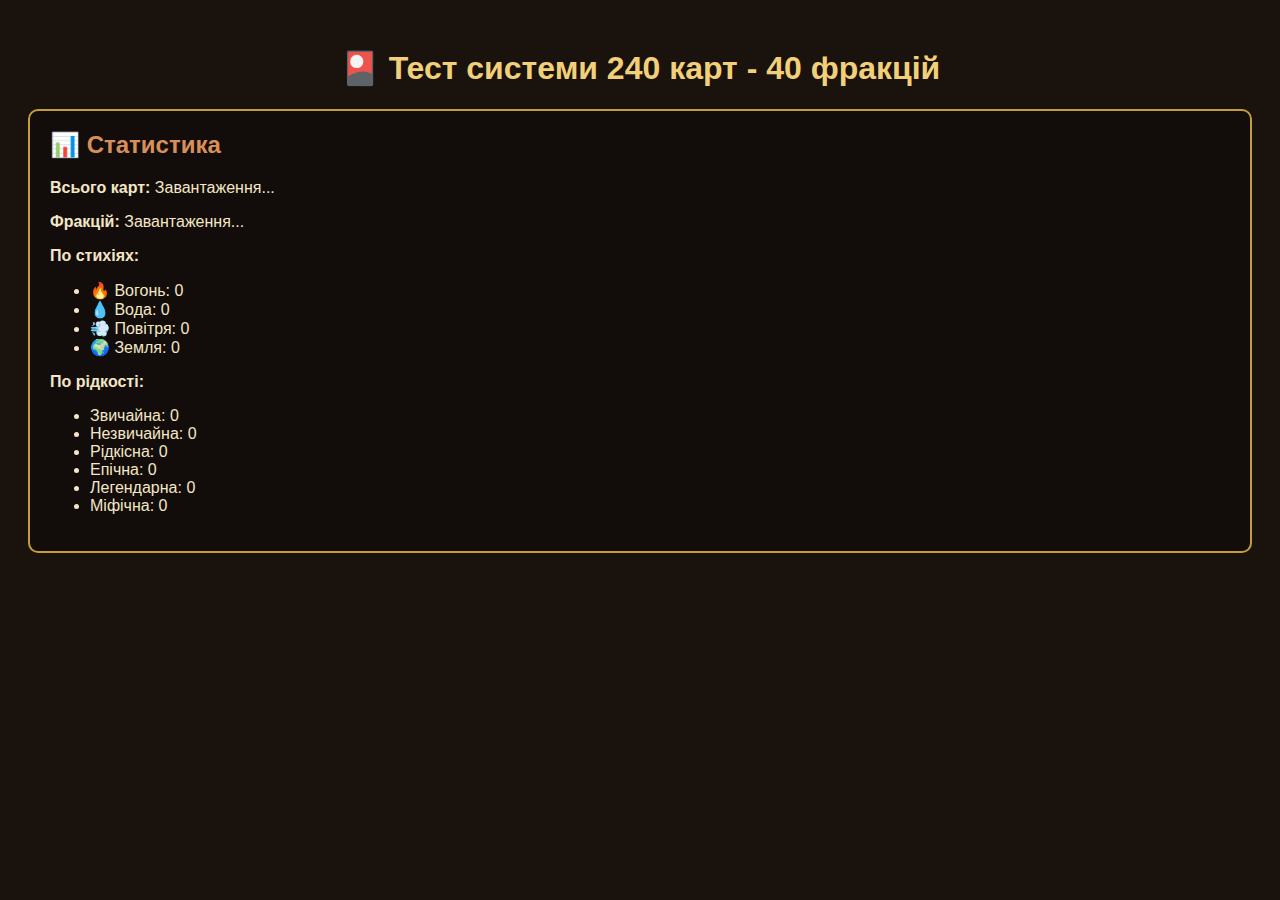
<file: cardastika/test-cards-240.html>
<!DOCTYPE html>
<html lang="uk">
<head>
  <meta charset="UTF-8">
  <meta name="viewport" content="width=device-width, initial-scale=1.0">
  <title>Тест 240 карт - Фракції</title>
  <style>
    body {
      font-family: Arial, sans-serif;
      padding: 20px;
      background: #1a120c;
      color: #f4e6c6;
    }
    h1 {
      color: #f2d07a;
      text-align: center;
    }
    .stats {
      background: #120d0a;
      padding: 20px;
      border-radius: 10px;
      margin: 20px 0;
      border: 2px solid #c59b3c;
    }
    .stats h2 {
      color: #d8905b;
      margin-top: 0;
    }
    .faction {
      background: #120d0a;
      padding: 15px;
      margin: 15px 0;
      border-radius: 8px;
      border-left: 4px solid #c59b3c;
    }
    .faction h3 {
      color: #f2d07a;
      margin-top: 0;
    }
    .card-list {
      display: grid;
      grid-template-columns: repeat(auto-fill, minmax(250px, 1fr));
      gap: 10px;
      margin-top: 10px;
    }
    .card {
      background: #1a120c;
      padding: 10px;
      border-radius: 6px;
      border: 1px solid #7a5520;
      transition: all 0.3s;
    }
    .card:hover {
      border-color: #f2d07a;
      transform: translateY(-2px);
    }
    .card-header {
      display: flex;
      justify-content: space-between;
      align-items: center;
      margin-bottom: 5px;
    }
    .card-name {
      font-weight: bold;
      color: #f4e6c6;
      font-size: 14px;
    }
    .card-id {
      color: #d0bf9a;
      font-size: 11px;
    }
    .card-power {
      color: #d8905b;
      font-weight: bold;
    }
    .rarity {
      display: inline-block;
      padding: 3px 8px;
      border-radius: 4px;
      font-size: 11px;
      font-weight: bold;
    }
    .rarity.common { background: #555; color: #fff; }
    .rarity.uncommon { background: #2ecc71; color: #fff; }
    .rarity.rare { background: #3498db; color: #fff; }
    .rarity.epic { background: #9b59b6; color: #fff; }
    .rarity.legendary { background: #e67e22; color: #fff; }
    .rarity.mythic { background: #e74c3c; color: #fff; }
    .element {
      display: inline-block;
      padding: 3px 8px;
      border-radius: 4px;
      font-size: 11px;
      font-weight: bold;
      margin-left: 5px;
    }
    .element.fire { background: #e74c3c; color: #fff; }
    .element.water { background: #3498db; color: #fff; }
    .element.air { background: #95a5a6; color: #fff; }
    .element.earth { background: #27ae60; color: #fff; }
    .error {
      background: #e74c3c;
      color: white;
      padding: 15px;
      border-radius: 8px;
      margin: 20px 0;
    }
  </style>
</head>
<body>
  <h1>🎴 Тест системи 240 карт - 40 фракцій</h1>
  
  <div class="stats">
    <h2>📊 Статистика</h2>
    <p><strong>Всього карт:</strong> <span id="total-cards">Завантаження...</span></p>
    <p><strong>Фракцій:</strong> <span id="total-factions">Завантаження...</span></p>
    <p><strong>По стихіях:</strong></p>
    <ul>
      <li>🔥 Вогонь: <span id="fire-count">0</span></li>
      <li>💧 Вода: <span id="water-count">0</span></li>
      <li>💨 Повітря: <span id="air-count">0</span></li>
      <li>🌍 Земля: <span id="earth-count">0</span></li>
    </ul>
    <p><strong>По рідкості:</strong></p>
    <ul>
      <li>Звичайна: <span id="common-count">0</span></li>
      <li>Незвичайна: <span id="uncommon-count">0</span></li>
      <li>Рідкісна: <span id="rare-count">0</span></li>
      <li>Епічна: <span id="epic-count">0</span></li>
      <li>Легендарна: <span id="legendary-count">0</span></li>
      <li>Міфічна: <span id="mythic-count">0</span></li>
    </ul>
  </div>

  <div id="error-container"></div>
  <div id="factions-container"></div>

  <script type="module">
    import { CARDS, getCardsByFaction, getCardsByElement, getCardsByRarity } from './js/data/cards.js';

    // Перевірка завантаження
    console.log('Завантажено карт:', CARDS?.length);
    console.log('Приклад першої карти:', CARDS?.[0]);
    console.log('Приклад останньої карти:', CARDS?.[CARDS.length - 1]);

    // Оновлення статистики
    document.getElementById('total-cards').textContent = CARDS?.length || 0;

    // Підрахунок фракцій
    const factions = [...new Set(CARDS.map(c => c.faction))];
    document.getElementById('total-factions').textContent = factions.length;

    // Підрахунок по стихіях
    document.getElementById('fire-count').textContent = getCardsByElement('fire').length;
    document.getElementById('water-count').textContent = getCardsByElement('water').length;
    document.getElementById('air-count').textContent = getCardsByElement('air').length;
    document.getElementById('earth-count').textContent = getCardsByElement('earth').length;

    // Підрахунок по рідкості
    document.getElementById('common-count').textContent = getCardsByRarity('common').length;
    document.getElementById('uncommon-count').textContent = getCardsByRarity('uncommon').length;
    document.getElementById('rare-count').textContent = getCardsByRarity('rare').length;
    document.getElementById('epic-count').textContent = getCardsByRarity('epic').length;
    document.getElementById('legendary-count').textContent = getCardsByRarity('legendary').length;
    document.getElementById('mythic-count').textContent = getCardsByRarity('mythic').length;

    // Відображення фракцій
    const factionsContainer = document.getElementById('factions-container');

    // Групування по стихіях для кращого відображення
    const elementNames = {
      fire: '🔥 Вогонь',
      water: '💧 Вода',
      air: '💨 Повітря',
      earth: '🌍 Земля'
    };

    ['fire', 'water', 'air', 'earth'].forEach(element => {
      const elementSection = document.createElement('div');
      elementSection.innerHTML = `<h2>${elementNames[element]}</h2>`;
      
      const elementFactions = factions.filter(f => {
        const cards = getCardsByFaction(f);
        return cards.length > 0 && cards[0].element === element;
      });

      elementFactions.forEach(factionId => {
        const factionCards = getCardsByFaction(factionId);
        if (factionCards.length === 0) return;

        const factionDiv = document.createElement('div');
        factionDiv.className = 'faction';
        
        const factionName = factionCards[0].factionName;
        factionDiv.innerHTML = `
          <h3>${factionId}: ${factionName}</h3>
          <div class="card-list"></div>
        `;

        const cardList = factionDiv.querySelector('.card-list');
        
        factionCards.forEach(card => {
          const cardDiv = document.createElement('div');
          cardDiv.className = 'card';
          
          const calculatedPower = Math.round(card.basePower * card.multiplier);
          
          cardDiv.innerHTML = `
            <div class="card-header">
              <span class="card-name">${card.name}</span>
              <span class="card-power">${calculatedPower}</span>
            </div>
            <div class="card-id">${card.id}</div>
            <div style="margin-top: 8px;">
              <span class="rarity ${card.rarity}">${card.rarityDisplay}</span>
              <span class="element ${card.element}">${elementNames[card.element]}</span>
            </div>
            <div style="margin-top: 5px; font-size: 11px; color: #d0bf9a;">
              Base: ${card.basePower} × ${card.multiplier.toFixed(2)}
            </div>
          `;
          
          cardList.appendChild(cardDiv);
        });

        elementSection.appendChild(factionDiv);
      });

      factionsContainer.appendChild(elementSection);
    });

    // Перевірка на помилки
    if (CARDS.length !== 240) {
      const errorDiv = document.createElement('div');
      errorDiv.className = 'error';
      errorDiv.innerHTML = `
        <strong>⚠️ ПОМИЛКА:</strong> Очікувалось 240 карт, але завантажено ${CARDS.length}
      `;
      document.getElementById('error-container').appendChild(errorDiv);
    }

    if (factions.length !== 40) {
      const errorDiv = document.createElement('div');
      errorDiv.className = 'error';
      errorDiv.innerHTML = `
        <strong>⚠️ ПОМИЛКА:</strong> Очікувалось 40 фракцій, але знайдено ${factions.length}
      `;
      document.getElementById('error-container').appendChild(errorDiv);
    }

  </script>
</body>
</html>
</file>
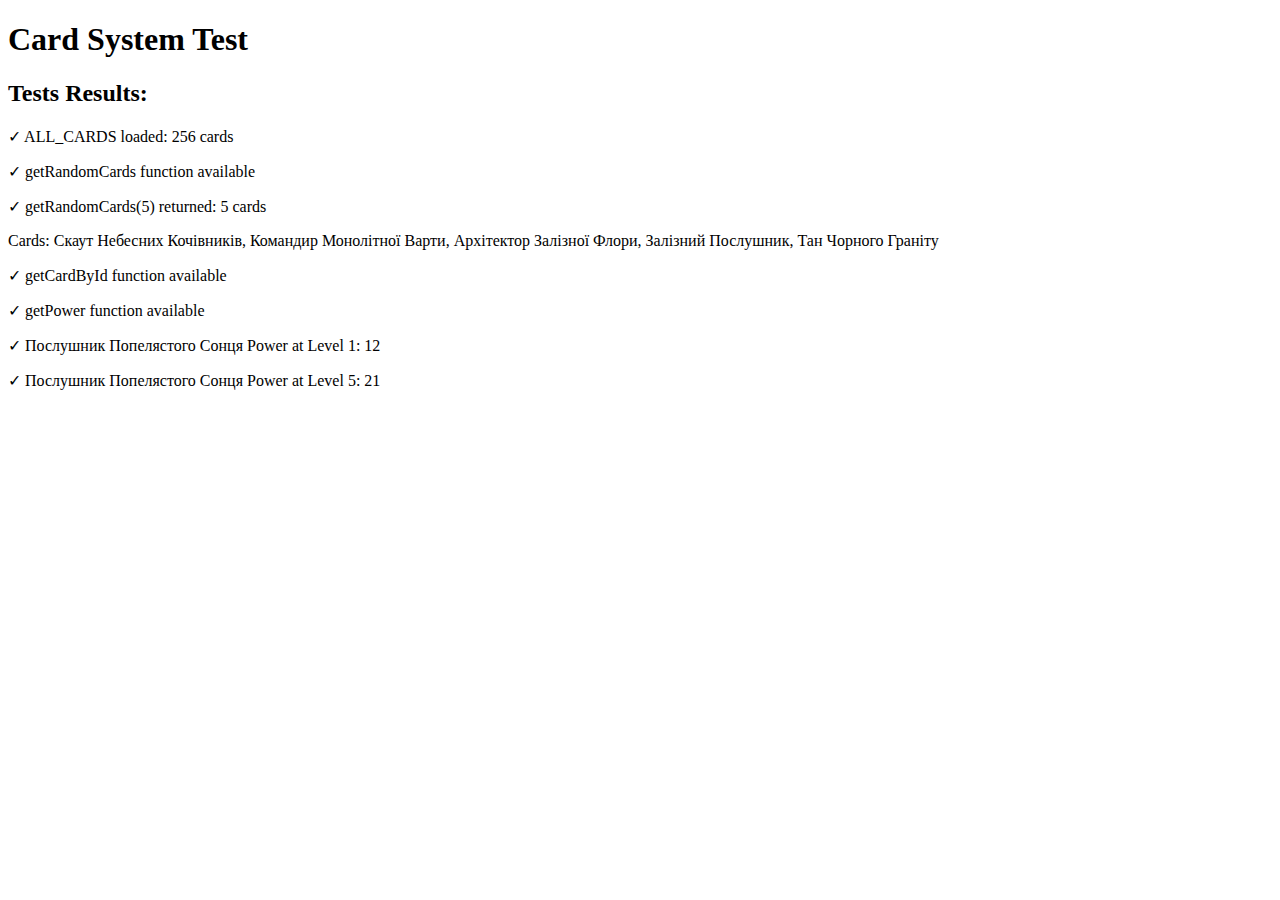
<file: cardastika/test-cards.html>
<!DOCTYPE html>
<html>
<head>
  <title>Card System Test</title>
</head>
<body>
  <h1>Card System Test</h1>
  <div id="results"></div>

  <script src="js/data/cards.js"></script>
  <script src="js/game/power.js"></script>
  <script src="js/data/cards_index.js"></script>

  <script>
    const results = document.getElementById('results');
    
    try {
      // Test 1: Check if card data loaded
      const html = ['<h2>Tests Results:</h2>'];
      
      if (window.ALL_CARDS) {
        html.push(`<p>✓ ALL_CARDS loaded: ${window.ALL_CARDS.length} cards</p>`);
      } else {
        html.push(`<p>✗ ALL_CARDS not loaded</p>`);
      }
      
      if (window.getRandomCards) {
        html.push(`<p>✓ getRandomCards function available</p>`);
        const random = getRandomCards(5);
        html.push(`<p>✓ getRandomCards(5) returned: ${random.length} cards</p>`);
        html.push(`<p>Cards: ${random.map(c => c.name).join(', ')}</p>`);
      } else {
        html.push(`<p>✗ getRandomCards function not available</p>`);
      }
      
      if (window.getCardById) {
        html.push(`<p>✓ getCardById function available</p>`);
        const card = getCardById("C-F-001");
        if (card) {
          html.push(`<p>✓ Found card: ${card.name}, Power: ${getPower(card, 1)}</p>`);
        }
      } else {
        html.push(`<p>✗ getCardById function not available</p>`);
      }
      
      if (window.getPower) {
        html.push(`<p>✓ getPower function available</p>`);
        const card = ALL_CARDS[0];
        html.push(`<p>✓ ${card.name} Power at Level 1: ${getPower(card, 1)}</p>`);
        html.push(`<p>✓ ${card.name} Power at Level 5: ${getPower(card, 5)}</p>`);
      } else {
        html.push(`<p>✗ getPower function not available</p>`);
      }
      
      results.innerHTML = html.join('');
    } catch (error) {
      results.innerHTML = `<p style="color: red;">Error: ${error.message}</p><pre>${error.stack}</pre>`;
    }
  </script>
</body>
</html>
</file>
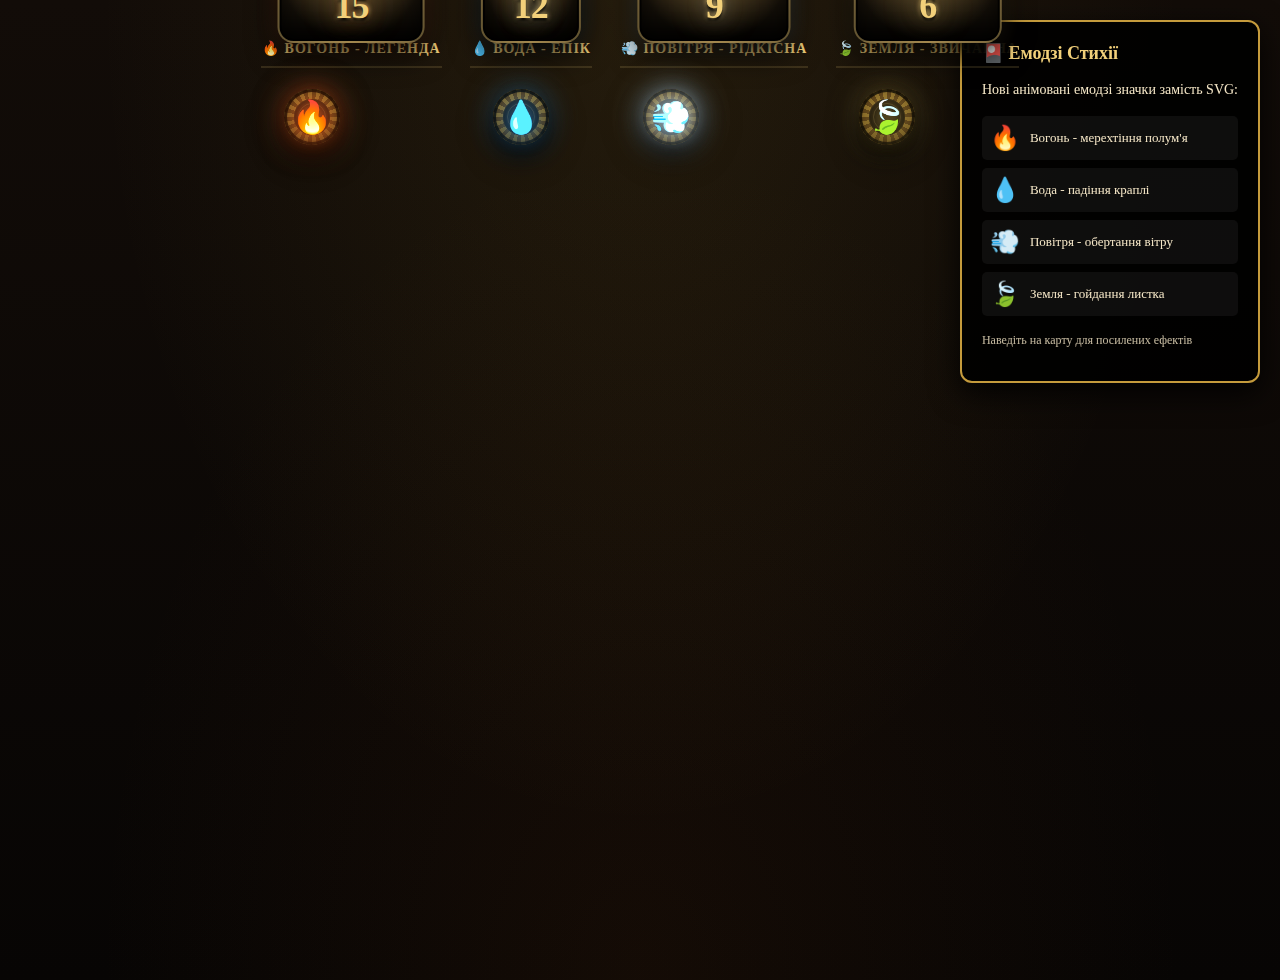
<file: cardastika/test-emoji-cards.html>
<!doctype html>
<html lang="uk">
<head>
  <meta charset="utf-8" />
  <meta name="viewport" content="width=device-width, initial-scale=1" />
  <title>Тест емодзі карт</title>
  <link rel="stylesheet" href="css/steampunk-cards.css">
  <style>
    body {
      margin: 0;
      padding: 40px;
      min-height: 100vh;
      display: flex;
      flex-wrap: wrap;
      gap: 30px;
      justify-content: center;
      align-items: flex-start;
      background:
        radial-gradient(ellipse at top, rgba(212,175,55,0.1) 0%, transparent 60%),
        radial-gradient(ellipse at bottom, rgba(139,69,19,0.1) 0%, transparent 60%),
        linear-gradient(180deg, #120c08, #070504);
      font-family: 'Georgia', serif;
    }

    .test-section {
      text-align: center;
    }

    .test-label {
      color: #f2d07a;
      font-size: 14px;
      margin-bottom: 10px;
      font-weight: bold;
      text-transform: uppercase;
      letter-spacing: 1px;
    }

    .info-panel {
      position: fixed;
      top: 20px;
      right: 20px;
      background: rgba(0,0,0,0.9);
      border: 2px solid #c59b3c;
      border-radius: 12px;
      padding: 20px;
      max-width: 300px;
      box-shadow: 0 10px 30px rgba(0,0,0,0.9);
    }

    .info-panel h2 {
      color: #f2d07a;
      margin: 0 0 15px 0;
      font-size: 18px;
    }

    .info-panel p {
      color: #f4e6c6;
      font-size: 14px;
      line-height: 1.6;
      margin: 10px 0;
    }

    .emoji-list {
      margin: 15px 0;
    }

    .emoji-item {
      display: flex;
      align-items: center;
      gap: 10px;
      margin: 8px 0;
      padding: 8px;
      background: rgba(255,255,255,0.05);
      border-radius: 5px;
    }

    .emoji-item-icon {
      font-size: 24px;
    }

    .emoji-item-text {
      color: #f4e6c6;
      font-size: 13px;
    }
  </style>
</head>
<body>
  <div class="info-panel">
    <h2>🎴 Емодзі Стихії</h2>
    <p>Нові анімовані емодзі значки замість SVG:</p>
    
    <div class="emoji-list">
      <div class="emoji-item">
        <span class="emoji-item-icon">🔥</span>
        <span class="emoji-item-text">Вогонь - мерехтіння полум'я</span>
      </div>
      <div class="emoji-item">
        <span class="emoji-item-icon">💧</span>
        <span class="emoji-item-text">Вода - падіння краплі</span>
      </div>
      <div class="emoji-item">
        <span class="emoji-item-icon">💨</span>
        <span class="emoji-item-text">Повітря - обертання вітру</span>
      </div>
      <div class="emoji-item">
        <span class="emoji-item-icon">🍃</span>
        <span class="emoji-item-text">Земля - гойдання листка</span>
      </div>
    </div>
    
    <p style="margin-top: 15px; opacity: 0.8; font-size: 12px;">
      Наведіть на карту для посилених ефектів
    </p>
  </div>

  <div class="test-section">
    <div class="test-label">🔥 Вогонь - Легенда</div>
    <div class="sp-card fire legend">
      <div class="corner-gear">
        <div class="element-emoji fire-emoji">🔥</div>
      </div>
      <div class="power-plate">
        <div class="power-value">15</div>
      </div>
    </div>
  </div>

  <div class="test-section">
    <div class="test-label">💧 Вода - Епік</div>
    <div class="sp-card water epic">
      <div class="corner-gear">
        <div class="element-emoji water-emoji">💧</div>
      </div>
      <div class="power-plate">
        <div class="power-value">12</div>
      </div>
    </div>
  </div>

  <div class="test-section">
    <div class="test-label">💨 Повітря - Рідкісна</div>
    <div class="sp-card air rare">
      <div class="corner-gear">
        <div class="element-emoji air-emoji">💨</div>
      </div>
      <div class="power-plate">
        <div class="power-value">9</div>
      </div>
    </div>
  </div>

  <div class="test-section">
    <div class="test-label">🍃 Земля - Звичайна</div>
    <div class="sp-card earth common">
      <div class="corner-gear">
        <div class="element-emoji earth-emoji">🍃</div>
      </div>
      <div class="power-plate">
        <div class="power-value">6</div>
      </div>
    </div>
  </div>

  <script src="card-renderer.js"></script>
  <script>
    // Тест CardRenderer з емодзі
    console.log('🎴 Тестування CardRenderer з емодзі');
    
    if (window.cardRenderer) {
      const testCards = [
        {
          id: 'TEST-FIRE',
          element: 'fire',
          rarity: 'R5',
          basePower: 15,
          name: 'Вогняний дракон'
        },
        {
          id: 'TEST-WATER',
          element: 'water',
          rarity: 'R4',
          basePower: 12,
          name: 'Водяний левіафан'
        },
        {
          id: 'TEST-AIR',
          element: 'air',
          rarity: 'R3',
          basePower: 9,
          name: 'Повітряний елементаль'
        },
        {
          id: 'TEST-EARTH',
          element: 'earth',
          rarity: 'R1',
          basePower: 6,
          name: 'Земляний голем'
        }
      ];

      console.log('Згенеровано карти з емодзі:');
      testCards.forEach(card => {
        const html = window.cardRenderer.render(card);
        console.log(`${card.name}: ${card.element} 🎴`);
      });
    }

    // Паралакс ефект для всіх карт
    document.querySelectorAll('.sp-card').forEach(card => {
      card.addEventListener('mousemove', function(e) {
        const rect = this.getBoundingClientRect();
        const centerX = rect.left + rect.width / 2;
        const centerY = rect.top + rect.height / 2;
        
        const x = (e.clientX - centerX) / 50;
        const y = (e.clientY - centerY) / 50;
        
        this.style.transform = `
          translateY(-15px) 
          scale(1.08) 
          rotateX(${5 - y}deg) 
          rotateY(${-2 + x}deg)
        `;
      });

      card.addEventListener('mouseleave', function() {
        this.style.transform = '';
      });
    });
  </script>
</body>
</html>
</file>
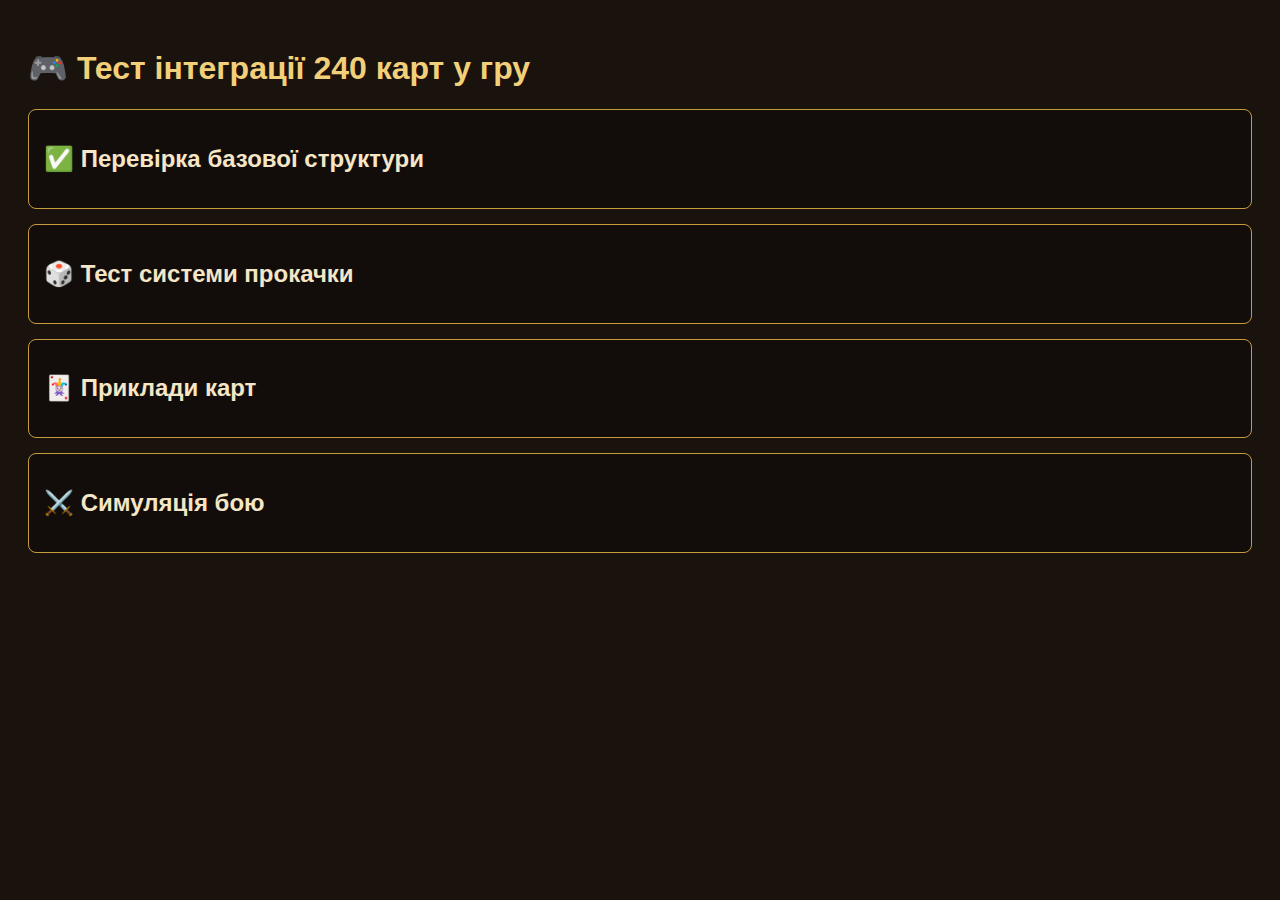
<file: cardastika/test-game-integration.html>
<!DOCTYPE html>
<html lang="uk">
<head>
  <meta charset="UTF-8">
  <meta name="viewport" content="width=device-width, initial-scale=1.0">
  <title>Тест інтеграції карт у гру</title>
  <style>
    body {
      font-family: Arial, sans-serif;
      padding: 20px;
      background: #1a120c;
      color: #f4e6c6;
    }
    h1 { color: #f2d07a; }
    .section {
      background: #120d0a;
      padding: 15px;
      margin: 15px 0;
      border-radius: 8px;
      border: 1px solid #c59b3c;
    }
    .pass { color: #2ecc71; }
    .fail { color: #e74c3c; }
    .card-preview {
      display: inline-block;
      background: #1a120c;
      padding: 10px;
      margin: 5px;
      border-radius: 6px;
      border: 1px solid #7a5520;
      min-width: 150px;
    }
    .card-name { font-weight: bold; color: #f2d07a; }
    .card-stats { font-size: 12px; margin-top: 5px; }
    pre {
      background: #080605;
      padding: 10px;
      border-radius: 4px;
      overflow-x: auto;
      font-size: 11px;
    }
  </style>
</head>
<body>
  <h1>🎮 Тест інтеграції 240 карт у гру</h1>

  <div class="section">
    <h2>✅ Перевірка базової структури</h2>
    <div id="basic-checks"></div>
  </div>

  <div class="section">
    <h2>🎲 Тест системи прокачки</h2>
    <div id="upgrade-test"></div>
  </div>

  <div class="section">
    <h2>🃏 Приклади карт</h2>
    <div id="card-examples"></div>
  </div>

  <div class="section">
    <h2>⚔️ Симуляція бою</h2>
    <div id="battle-sim"></div>
  </div>

  <script type="module">
    import { CARDS, getCardById, getCardsByElement, getCardsByRarity } from './js/data/cards.js';
    import { getPower, getPowerProgression } from './js/game/power.js';

    // Basic checks
    const basicChecks = document.getElementById('basic-checks');
    let html = '';

    html += `<p><span class="pass">✅</span> Завантажено карт: <strong>${CARDS.length}</strong> (очікувалось 240)</p>`;
    
    const card = getCardById('F01-R1');
    html += `<p><span class="${card ? 'pass' : 'fail'}">${card ? '✅' : '❌'}</span> getCardById працює</p>`;
    
    if (card) {
      html += `<p><span class="${card.basePower ? 'pass' : 'fail'}">${card.basePower ? '✅' : '❌'}</span> Карта має basePower: ${card.basePower}</p>`;
      html += `<p><span class="${card.attack ? 'pass' : 'fail'}">${card.attack ? '✅' : '❌'}</span> Карта має attack: ${card.attack}</p>`;
      html += `<p><span class="${card.defense ? 'pass' : 'fail'}">${card.defense ? '✅' : '❌'}</span> Карта має defense: ${card.defense}</p>`;
      html += `<p><span class="${card.upgradeMult ? 'pass' : 'fail'}">${card.upgradeMult ? '✅' : '❌'}</span> Карта має upgradeMult: ${card.upgradeMult}</p>`;
      html += `<p><span class="${card.factionName ? 'pass' : 'fail'}">${card.factionName ? '✅' : '❌'}</span> Карта має factionName: ${card.factionName}</p>`;
    }

    basicChecks.innerHTML = html;

    // Upgrade test
    const upgradeTest = document.getElementById('upgrade-test');
    const testCard = getCardById('F10-R3');
    if (testCard) {
      let upgradeHtml = `<p><strong>Тест карти:</strong> ${testCard.name} (${testCard.id})</p>`;
      upgradeHtml += `<p>Base Power: ${testCard.basePower}, Upgrade Mult: ${testCard.upgradeMult}</p>`;
      
      const progression = getPowerProgression(testCard, 10);
      upgradeHtml += '<table style="width: 100%; margin-top: 10px; border-collapse: collapse;">';
      upgradeHtml += '<tr style="border-bottom: 1px solid #7a5520;"><th>Рівень</th><th>Сила</th><th>Приріст</th></tr>';
      
      let prevPower = 0;
      progression.forEach(({ level, power }) => {
        const gain = prevPower ? `+${power - prevPower}` : '-';
        upgradeHtml += `<tr style="border-bottom: 1px solid #7a5520;"><td>${level}</td><td>${power}</td><td style="color: #2ecc71;">${gain}</td></tr>`;
        prevPower = power;
      });
      upgradeHtml += '</table>';
      
      upgradeTest.innerHTML = upgradeHtml;
    }

    // Card examples
    const cardExamples = document.getElementById('card-examples');
    const examples = [
      getCardById('F01-R1'), // Common
      getCardById('F01-R3'), // Rare
      getCardById('F01-R6'), // Mythic
      getCardById('F20-R6'), // Water Mythic
      getCardById('F40-R6')  // Strongest
    ].filter(Boolean);

    cardExamples.innerHTML = examples.map(card => `
      <div class="card-preview">
        <div class="card-name">${card.name}</div>
        <div style="font-size: 10px; opacity: 0.7; margin: 3px 0;">${card.rarityDisplay}</div>
        <div style="font-size: 10px; opacity: 0.7;">${card.factionName}</div>
        <div class="card-stats">
          ⚔️ ${card.attack} | 🛡️ ${card.defense}
        </div>
        <div style="font-size: 10px; margin-top: 5px; opacity: 0.6;">
          ${card.element} • Level 1: ${getPower(card, 1)}
        </div>
      </div>
    `).join('');

    // Battle simulation
    const battleSim = document.getElementById('battle-sim');
    const card1 = getCardById('F10-R5'); // Fire Legendary
    const card2 = getCardById('F20-R5'); // Water Legendary
    
    if (card1 && card2) {
      const p1 = getPower(card1, 1);
      const p2 = getPower(card2, 1);
      
      battleSim.innerHTML = `
        <div style="display: flex; gap: 20px; justify-content: center; margin: 20px 0;">
          <div class="card-preview">
            <div class="card-name">${card1.name}</div>
            <div style="font-size: 10px; opacity: 0.7;">${card1.factionName}</div>
            <div class="card-stats">⚔️ ${card1.attack} | 🛡️ ${card1.defense}</div>
            <div style="margin-top: 10px; color: #f2d07a;">Сила: ${p1}</div>
          </div>
          <div style="align-self: center; font-size: 24px;">⚔️</div>
          <div class="card-preview">
            <div class="card-name">${card2.name}</div>
            <div style="font-size: 10px; opacity: 0.7;">${card2.factionName}</div>
            <div class="card-stats">⚔️ ${card2.attack} | 🛡️ ${card2.defense}</div>
            <div style="margin-top: 10px; color: #3498db;">Сила: ${p2}</div>
          </div>
        </div>
        <div style="text-align: center; margin-top: 20px; font-size: 18px;">
          ${p1 > p2 ? `<span class="pass">🔥 ${card1.name} перемагає!</span>` : 
            p2 > p1 ? `<span class="pass">💧 ${card2.name} перемагає!</span>` : 
            '<span>⚖️ Нічия!</span>'}
        </div>
        <div style="text-align: center; margin-top: 10px; opacity: 0.7;">
          Різниця: ${Math.abs(p1 - p2)} очок
        </div>
      `;
    }

    // Log to console
    console.log('=== ІНТЕГРАЦІЯ КАРТ ===');
    console.log('Всього карт:', CARDS.length);
    console.log('Приклад карти:', card);
    console.log('Карти вогню:', getCardsByElement('fire').length);
    console.log('Міфічні карти:', getCardsByRarity('mythic').length);
  </script>
</body>
</html>
</file>
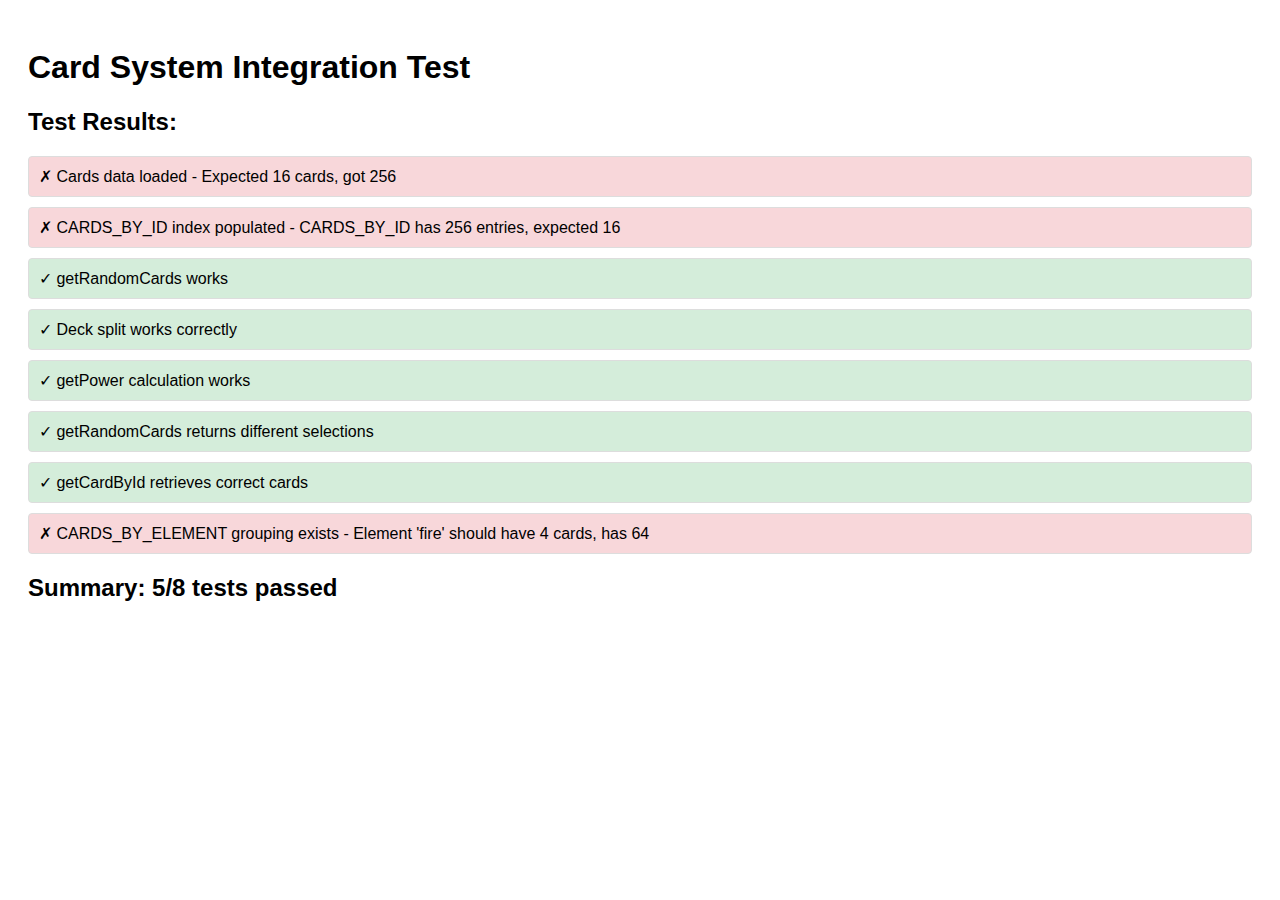
<file: cardastika/test-integration.html>
<!DOCTYPE html>
<html>
<head>
  <title>Card System Integration Test</title>
  <style>
    body { font-family: Arial; padding: 20px; }
    .test-result { margin: 10px 0; padding: 10px; border: 1px solid #ddd; border-radius: 4px; }
    .pass { background: #d4edda; }
    .fail { background: #f8d7da; }
  </style>
</head>
<body>
  <h1>Card System Integration Test</h1>
  <div id="results"></div>

  <script src="js/data/cards.js"></script>
  <script src="js/game/power.js"></script>
  <script src="js/data/cards_index.js"></script>

  <script>
    const results = document.getElementById('results');
    const testResults = [];
    
    function test(name, fn) {
      try {
        fn();
        testResults.push({ name, pass: true });
        console.log(`✓ ${name}`);
      } catch (error) {
        testResults.push({ name, pass: false, error: error.message });
        console.error(`✗ ${name}: ${error.message}`);
      }
    }
    
    // Test 1: Card data loading
    test('Cards data loaded', () => {
      if (!window.ALL_CARDS || !Array.isArray(window.ALL_CARDS)) {
        throw new Error('ALL_CARDS not loaded');
      }
      if (window.ALL_CARDS.length !== 16) {
        throw new Error(`Expected 16 cards, got ${window.ALL_CARDS.length}`);
      }
    });
    
    // Test 2: CARDS_BY_ID index
    test('CARDS_BY_ID index populated', () => {
      if (!window.CARDS_BY_ID) {
        throw new Error('CARDS_BY_ID not available');
      }
      if (Object.keys(window.CARDS_BY_ID).length !== 16) {
        throw new Error(`CARDS_BY_ID has ${Object.keys(window.CARDS_BY_ID).length} entries, expected 16`);
      }
    });
    
    // Test 3: getRandomCards function
    test('getRandomCards works', () => {
      const cards = window.getRandomCards(9);
      if (!Array.isArray(cards)) {
        throw new Error('getRandomCards did not return array');
      }
      if (cards.length !== 9) {
        throw new Error(`getRandomCards(9) returned ${cards.length} cards`);
      }
      // Check that all items have required fields
      cards.forEach(card => {
        if (!card.id || !card.element || !card.basePower || !card.name) {
          throw new Error(`Card ${card.id} missing required fields`);
        }
      });
    });
    
    // Test 4: Deck split simulation
    test('Deck split works correctly', () => {
      const allSelected = window.getRandomCards(16);
      const deck = allSelected.slice(0, 9).map(card => ({ id: card.id, level: 1 }));
      const collection = allSelected.slice(9, 16).map(card => ({ id: card.id, level: 1 }));
      
      if (deck.length !== 9) {
        throw new Error(`Deck should have 9 cards, got ${deck.length}`);
      }
      if (collection.length !== 7) {
        throw new Error(`Collection should have 7 cards, got ${collection.length}`);
      }
    });
    
    // Test 5: getPower function
    test('getPower calculation works', () => {
      const card = window.ALL_CARDS[0];
      const power1 = window.getPower(card, 1);
      const power5 = window.getPower(card, 5);
      
      if (typeof power1 !== 'number') {
        throw new Error('getPower did not return number');
      }
      if (power5 <= power1) {
        throw new Error('Power at level 5 should be greater than level 1');
      }
      // Check formula: basePower * (upgradeMult)^(level-1)
      const expected = Math.round(card.basePower * Math.pow(card.upgradeMult, 4));
      if (power5 !== expected) {
        throw new Error(`Power5 should be ${expected}, got ${power5}`);
      }
    });
    
    // Test 6: Multiple random selections should differ
    test('getRandomCards returns different selections', () => {
      const set1 = window.getRandomCards(5).map(c => c.id).sort();
      const set2 = window.getRandomCards(5).map(c => c.id).sort();
      
      // With high probability, two random selections of 5 from 16 should differ
      const same = set1.join(',') === set2.join(',');
      if (same) {
        // This is probabilistically unlikely but not impossible
        console.warn('Random selections happened to be identical (unlikely but possible)');
      }
    });
    
    // Test 7: getCardById function
    test('getCardById retrieves correct cards', () => {
      const cardId = window.ALL_CARDS[0].id;
      const found = window.getCardById(cardId);
      
      if (!found) {
        throw new Error(`Card ${cardId} not found`);
      }
      if (found.id !== cardId) {
        throw new Error(`Card ID mismatch: ${found.id} !== ${cardId}`);
      }
    });
    
    // Test 8: Element grouping
    test('CARDS_BY_ELEMENT grouping exists', () => {
      if (!window.CARDS_BY_ELEMENT) {
        throw new Error('CARDS_BY_ELEMENT not available');
      }
      const elements = ['fire', 'water', 'air', 'earth'];
      elements.forEach(el => {
        if (!window.CARDS_BY_ELEMENT[el]) {
          throw new Error(`Element '${el}' not found in grouping`);
        }
        if (window.CARDS_BY_ELEMENT[el].length !== 4) {
          throw new Error(`Element '${el}' should have 4 cards, has ${window.CARDS_BY_ELEMENT[el].length}`);
        }
      });
    });
    
    // Display results
    const html = ['<h2>Test Results:</h2>'];
    testResults.forEach(result => {
      const className = result.pass ? 'pass' : 'fail';
      const icon = result.pass ? '✓' : '✗';
      const message = result.error ? ` - ${result.error}` : '';
      html.push(`<div class="test-result ${className}">${icon} ${result.name}${message}</div>`);
    });
    
    const passed = testResults.filter(r => r.pass).length;
    const total = testResults.length;
    html.push(`<h2>Summary: ${passed}/${total} tests passed</h2>`);
    
    results.innerHTML = html.join('');
  </script>
</body>
</html>
</file>
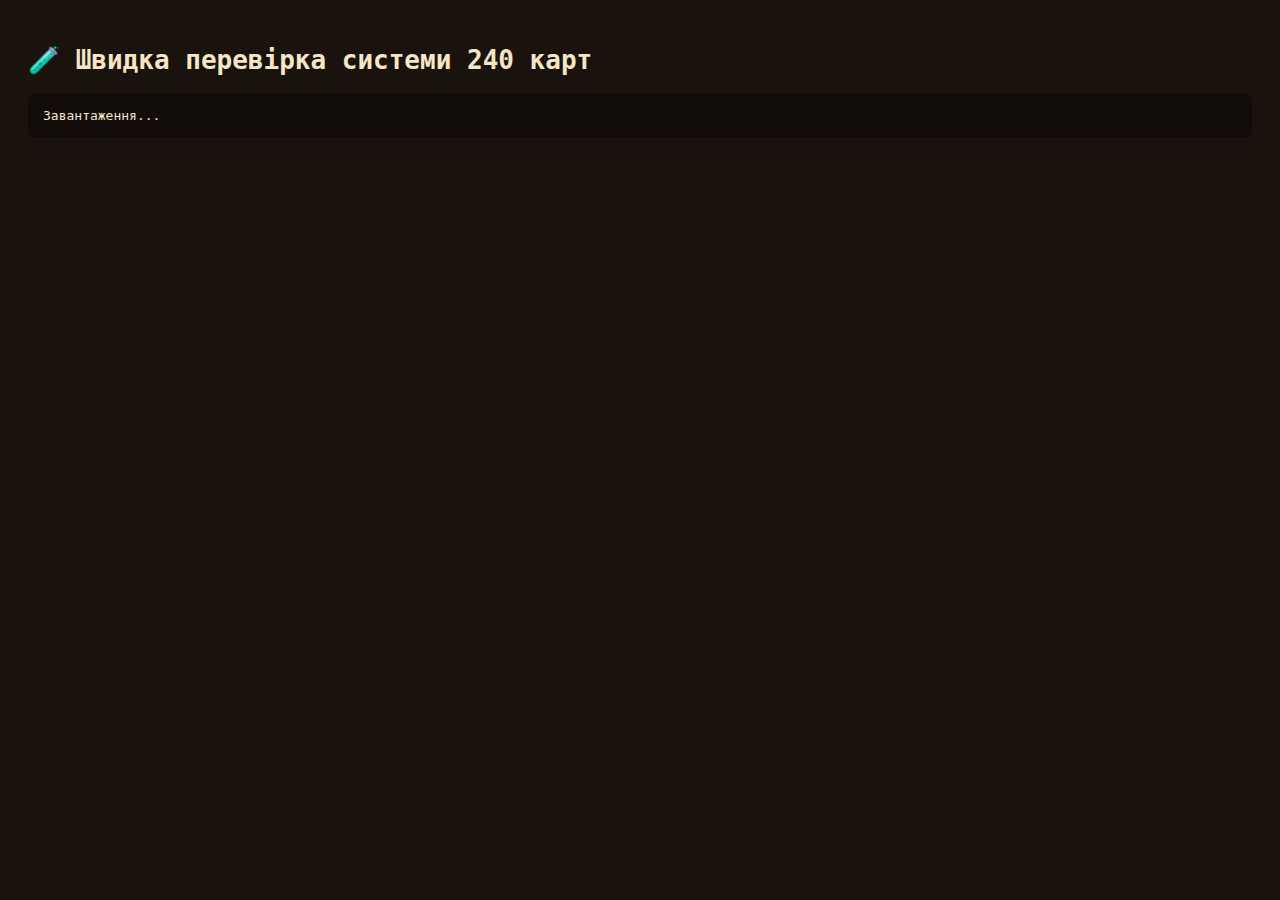
<file: cardastika/test-quick-240.html>
<!DOCTYPE html>
<html lang="uk">
<head>
  <meta charset="UTF-8">
  <title>Швидка перевірка 240 карт</title>
  <style>
    body { 
      font-family: monospace; 
      padding: 20px;
      background: #1a120c;
      color: #f4e6c6;
    }
    .pass { color: #2ecc71; font-weight: bold; }
    .fail { color: #e74c3c; font-weight: bold; }
    .info { color: #3498db; }
    pre { background: #120d0a; padding: 15px; border-radius: 8px; }
  </style>
</head>
<body>
  <h1>🧪 Швидка перевірка системи 240 карт</h1>
  <pre id="output">Завантаження...</pre>

  <script type="module">
    import { CARDS, getCardById, getAllCardIds, getCardsByElement, getCardsByFaction, getCardsByRarity } from './js/data/cards.js';

    const output = document.getElementById('output');
    let log = '';

    function test(name, condition, expected, actual) {
      const pass = condition;
      log += `${pass ? '✅' : '❌'} ${name}\n`;
      if (!pass) {
        log += `   Очікувалось: ${expected}\n`;
        log += `   Отримано: ${actual}\n`;
      }
    }

    // Основні перевірки
    test('Загальна кількість карт', CARDS.length === 240, 240, CARDS.length);
    test('getAllCardIds повертає 240 ID', getAllCardIds().length === 240, 240, getAllCardIds().length);

    // Перевірка стихій
    test('Карт вогню', getCardsByElement('fire').length === 60, 60, getCardsByElement('fire').length);
    test('Карт води', getCardsByElement('water').length === 60, 60, getCardsByElement('water').length);
    test('Карт повітря', getCardsByElement('air').length === 60, 60, getCardsByElement('air').length);
    test('Карт землі', getCardsByElement('earth').length === 60, 60, getCardsByElement('earth').length);

    // Перевірка рідкості
    test('Звичайних карт', getCardsByRarity('common').length === 40, 40, getCardsByRarity('common').length);
    test('Незвичайних карт', getCardsByRarity('uncommon').length === 40, 40, getCardsByRarity('uncommon').length);
    test('Рідкісних карт', getCardsByRarity('rare').length === 40, 40, getCardsByRarity('rare').length);
    test('Епічних карт', getCardsByRarity('epic').length === 40, 40, getCardsByRarity('epic').length);
    test('Легендарних карт', getCardsByRarity('legendary').length === 40, 40, getCardsByRarity('legendary').length);
    test('Міфічних карт', getCardsByRarity('mythic').length === 40, 40, getCardsByRarity('mythic').length);

    // Перевірка фракцій
    const factions = [...new Set(CARDS.map(c => c.faction))];
    test('Кількість фракцій', factions.length === 40, 40, factions.length);

    for (let i = 1; i <= 40; i++) {
      const fid = `F${String(i).padStart(2, '0')}`;
      const cards = getCardsByFaction(fid);
      test(`Фракція ${fid} має 6 карт`, cards.length === 6, 6, cards.length);
    }

    // Перевірка конкретних карт
    const f01r1 = getCardById('F01-R1');
    test('F01-R1 існує', f01r1 !== null, 'об\'єкт', f01r1);
    test('F01-R1 має назву', f01r1?.name === 'Послушник Попелястого Сонця', 'Послушник Попелястого Сонця', f01r1?.name);
    test('F01-R1 basePower = 51', f01r1?.basePower === 51, 51, f01r1?.basePower);
    test('F01-R1 multiplier = 1.00', f01r1?.multiplier === 1.00, 1.00, f01r1?.multiplier);

    const f40r6 = getCardById('F40-R6');
    test('F40-R6 існує', f40r6 !== null, 'об\'єкт', f40r6);
    test('F40-R6 має назву', f40r6?.name === 'Перша Скеля, Живий Обіт', 'Перша Скеля, Живий Обіт', f40r6?.name);
    test('F40-R6 basePower = 90', f40r6?.basePower === 90, 90, f40r6?.basePower);
    test('F40-R6 multiplier = 2.00', f40r6?.multiplier === 2.00, 2.00, f40r6?.multiplier);

    // Перевірка діапазонів сили
    const minCard = CARDS.reduce((min, c) => (c.basePower * c.multiplier < min.basePower * min.multiplier ? c : min));
    const maxCard = CARDS.reduce((max, c) => (c.basePower * c.multiplier > max.basePower * max.multiplier ? c : max));
    
    test('Мінімальна сила = 51', minCard.basePower * minCard.multiplier === 51, 51, minCard.basePower * minCard.multiplier);
    test('Максимальна сила = 180', maxCard.basePower * maxCard.multiplier === 180, 180, maxCard.basePower * maxCard.multiplier);

    // Перевірка унікальності ID
    const ids = CARDS.map(c => c.id);
    const uniqueIds = new Set(ids);
    test('Всі ID унікальні', ids.length === uniqueIds.size, ids.length, uniqueIds.size);

    // Перевірка унікальності імен
    const names = CARDS.map(c => c.name);
    const uniqueNames = new Set(names);
    test('Всі назви унікальні', names.length === uniqueNames.size, names.length, uniqueNames.size);

    // Статистика
    log += '\n📊 СТАТИСТИКА:\n';
    log += `Всього карт: ${CARDS.length}\n`;
    log += `Фракцій: ${factions.length}\n`;
    log += `Мін. сила: ${minCard.basePower * minCard.multiplier} (${minCard.id})\n`;
    log += `Макс. сила: ${maxCard.basePower * maxCard.multiplier} (${maxCard.id})\n`;
    
    const avgPower = CARDS.reduce((sum, c) => sum + c.basePower * c.multiplier, 0) / CARDS.length;
    log += `Середня сила: ${avgPower.toFixed(2)}\n`;

    // Приклади карт
    log += '\n🎴 ПРИКЛАДИ КАРТ:\n\n';
    
    log += 'Перша карта (F01-R1):\n';
    log += `  Назва: ${f01r1.name}\n`;
    log += `  Фракція: ${f01r1.factionName}\n`;
    log += `  Стихія: ${f01r1.element}\n`;
    log += `  Рідкість: ${f01r1.rarityDisplay}\n`;
    log += `  Сила: ${f01r1.basePower} × ${f01r1.multiplier} = ${f01r1.basePower * f01r1.multiplier}\n\n`;
    
    log += 'Остання карта (F40-R6):\n';
    log += `  Назва: ${f40r6.name}\n`;
    log += `  Фракція: ${f40r6.factionName}\n`;
    log += `  Стихія: ${f40r6.element}\n`;
    log += `  Рідкість: ${f40r6.rarityDisplay}\n`;
    log += `  Сила: ${f40r6.basePower} × ${f40r6.multiplier} = ${f40r6.basePower * f40r6.multiplier}\n`;

    output.textContent = log;
  </script>
</body>
</html>
</file>
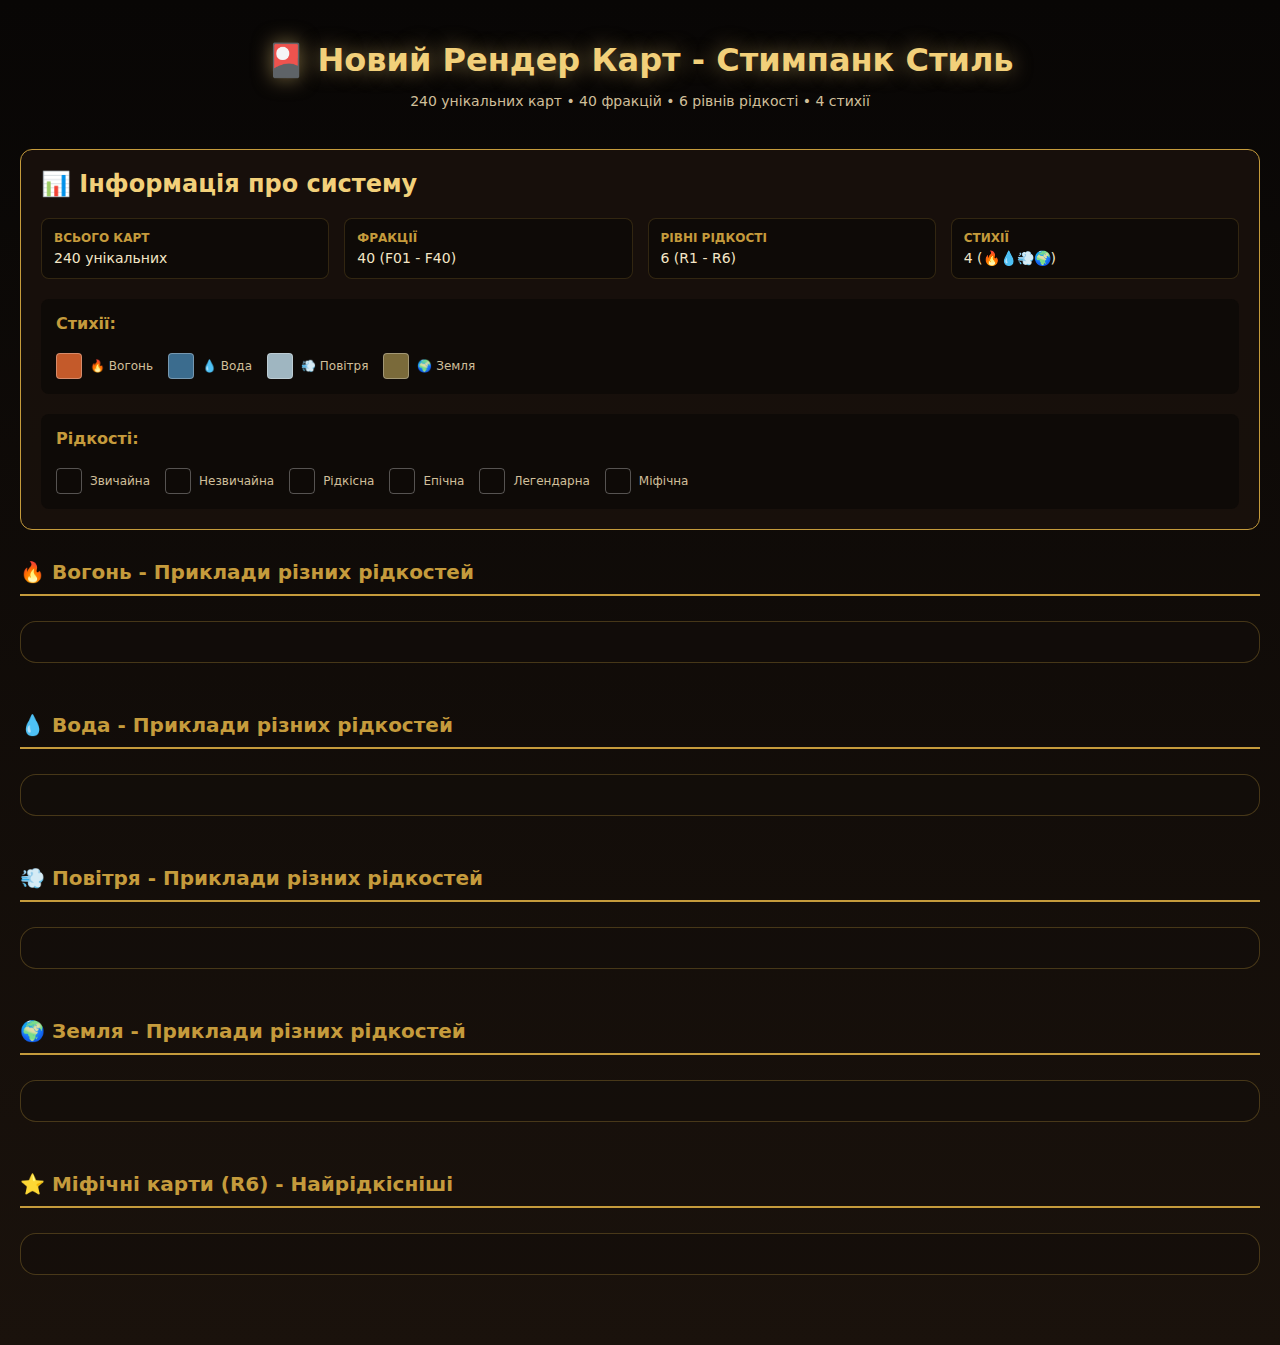
<file: cardastika/test-steampunk-render.html>
<!DOCTYPE html>
<html lang="uk">
<head>
  <meta charset="UTF-8">
  <meta name="viewport" content="width=device-width, initial-scale=1.0">
  <title>🎴 Тест нового рендеру карт - Стимпанк</title>
  <link rel="stylesheet" href="css/steampunk-cards.css">
  <style>
    body {
      margin: 0;
      padding: 20px;
      background: linear-gradient(180deg, #080605, #1a120c);
      color: #f4e6c6;
      font-family: system-ui, -apple-system, sans-serif;
      min-height: 100vh;
    }
    
    .container {
      max-width: 1400px;
      margin: 0 auto;
    }
    
    h1 {
      text-align: center;
      color: #f2d07a;
      text-shadow: 0 0 20px rgba(242, 208, 122, 0.5);
      margin-bottom: 10px;
    }
    
    .subtitle {
      text-align: center;
      color: #d0bf9a;
      margin-bottom: 40px;
      font-size: 14px;
    }
    
    .section {
      margin-bottom: 50px;
    }
    
    .section-title {
      color: #c59b3c;
      border-bottom: 2px solid #c59b3c;
      padding-bottom: 10px;
      margin-bottom: 25px;
      font-size: 20px;
    }
    
    .cards-grid {
      display: grid;
      grid-template-columns: repeat(auto-fill, minmax(160px, 1fr));
      gap: 20px;
      padding: 20px;
      background: rgba(18, 13, 10, 0.6);
      border-radius: 16px;
      border: 1px solid rgba(197, 155, 60, 0.3);
    }
    
    .info-panel {
      background: rgba(26, 18, 12, 0.8);
      border: 1px solid #c59b3c;
      border-radius: 12px;
      padding: 20px;
      margin-bottom: 30px;
    }
    
    .info-grid {
      display: grid;
      grid-template-columns: repeat(auto-fit, minmax(200px, 1fr));
      gap: 15px;
    }
    
    .info-item {
      background: rgba(8, 6, 5, 0.6);
      padding: 12px;
      border-radius: 8px;
      border: 1px solid rgba(197, 155, 60, 0.2);
    }
    
    .info-label {
      color: #c59b3c;
      font-size: 12px;
      font-weight: 600;
      margin-bottom: 5px;
      text-transform: uppercase;
    }
    
    .info-value {
      color: #f4e6c6;
      font-size: 14px;
    }
    
    .legend {
      display: flex;
      flex-wrap: wrap;
      gap: 15px;
      margin-top: 20px;
      padding: 15px;
      background: rgba(8, 6, 5, 0.6);
      border-radius: 8px;
    }
    
    .legend-item {
      display: flex;
      align-items: center;
      gap: 8px;
    }
    
    .legend-color {
      width: 24px;
      height: 24px;
      border-radius: 4px;
      border: 1px solid rgba(255, 255, 255, 0.3);
    }
    
    .legend-label {
      font-size: 12px;
      color: #d0bf9a;
    }
    
    @media (max-width: 768px) {
      .cards-grid {
        grid-template-columns: repeat(auto-fill, minmax(120px, 1fr));
        gap: 15px;
        padding: 15px;
      }
    }
  </style>
</head>
<body>
  <div class="container">
    <h1>🎴 Новий Рендер Карт - Стимпанк Стиль</h1>
    <p class="subtitle">240 унікальних карт • 40 фракцій • 6 рівнів рідкості • 4 стихії</p>
    
    <div class="info-panel">
      <h2 style="margin-top: 0; color: #f2d07a;">📊 Інформація про систему</h2>
      <div class="info-grid">
        <div class="info-item">
          <div class="info-label">Всього карт</div>
          <div class="info-value">240 унікальних</div>
        </div>
        <div class="info-item">
          <div class="info-label">Фракції</div>
          <div class="info-value">40 (F01 - F40)</div>
        </div>
        <div class="info-item">
          <div class="info-label">Рівні рідкості</div>
          <div class="info-value">6 (R1 - R6)</div>
        </div>
        <div class="info-item">
          <div class="info-label">Стихії</div>
          <div class="info-value">4 (🔥💧💨🌍)</div>
        </div>
      </div>
      
      <div class="legend">
        <div style="width: 100%; color: #c59b3c; font-weight: 600; margin-bottom: 5px;">Стихії:</div>
        <div class="legend-item">
          <div class="legend-color" style="background: var(--fire);"></div>
          <div class="legend-label">🔥 Вогонь</div>
        </div>
        <div class="legend-item">
          <div class="legend-color" style="background: var(--water);"></div>
          <div class="legend-label">💧 Вода</div>
        </div>
        <div class="legend-item">
          <div class="legend-color" style="background: var(--air);"></div>
          <div class="legend-label">💨 Повітря</div>
        </div>
        <div class="legend-item">
          <div class="legend-color" style="background: var(--earth);"></div>
          <div class="legend-label">🌍 Земля</div>
        </div>
      </div>
      
      <div class="legend">
        <div style="width: 100%; color: #c59b3c; font-weight: 600; margin-bottom: 5px;">Рідкості:</div>
        <div class="legend-item">
          <div class="legend-color" style="background: var(--R1);"></div>
          <div class="legend-label">Звичайна</div>
        </div>
        <div class="legend-item">
          <div class="legend-color" style="background: var(--R2);"></div>
          <div class="legend-label">Незвичайна</div>
        </div>
        <div class="legend-item">
          <div class="legend-color" style="background: var(--R3);"></div>
          <div class="legend-label">Рідкісна</div>
        </div>
        <div class="legend-item">
          <div class="legend-color" style="background: var(--R4);"></div>
          <div class="legend-label">Епічна</div>
        </div>
        <div class="legend-item">
          <div class="legend-color" style="background: var(--R5);"></div>
          <div class="legend-label">Легендарна</div>
        </div>
        <div class="legend-item">
          <div class="legend-color" style="background: var(--R6);"></div>
          <div class="legend-label">Міфічна</div>
        </div>
      </div>
    </div>
    
    <!-- Секція: Приклади по стихіям -->
    <div class="section">
      <h2 class="section-title">🔥 Вогонь - Приклади різних рідкостей</h2>
      <div class="cards-grid" id="fireCards"></div>
    </div>
    
    <div class="section">
      <h2 class="section-title">💧 Вода - Приклади різних рідкостей</h2>
      <div class="cards-grid" id="waterCards"></div>
    </div>
    
    <div class="section">
      <h2 class="section-title">💨 Повітря - Приклади різних рідкостей</h2>
      <div class="cards-grid" id="airCards"></div>
    </div>
    
    <div class="section">
      <h2 class="section-title">🌍 Земля - Приклади різних рідкостей</h2>
      <div class="cards-grid" id="earthCards"></div>
    </div>
    
    <!-- Секція: Всі міфічні карти -->
    <div class="section">
      <h2 class="section-title">⭐ Міфічні карти (R6) - Найрідкісніші</h2>
      <div class="cards-grid" id="mythicCards"></div>
    </div>
  </div>
  
  <script type="module">
    import { CARDS } from './js/data/cards.js';
    
    // Рендеринг карти з новим стимпанк-стилем
    function renderCard(card) {
      const elementIcons = {
        fire: `<path d="M12 2C13 8 8 10 10 16 11 19 16 20 16 24 16 28 12 32 8 32S0 28 0 20c0-8 4-12 8-18 4-8 2-12 4-18Z" fill="currentColor"/>`,
        water: `<path d="M12 4C16 2 22 6 20 12 18 18 14 20 12 22 10 20 6 18 4 12 2 6 8 2 12 4Z" fill="currentColor"/>`,
        air: `<path d="M12 4C16 2 20 6 18 12 16 18 12 20 12 22 12 20 8 18 6 12 4 6 8 2 12 4Z" fill="currentColor"/><rect x="8" y="10" width="8" height="4" fill="currentColor" opacity="0.6"/>`,
        earth: `<path d="M6 16L12 6L18 16L15 20L9 20Z" fill="currentColor"/><rect x="10" y="14" width="4" height="2" fill="currentColor" opacity="0.7"/>`
      };
      
      const icon = elementIcons[card.element] || elementIcons.fire;
      
      return `
        <div class="sp-card ${card.element} ${card.rarity}"
             data-id="${card.id}"
             data-name="${card.name}">
          
          <div class="rarity-badge">${card.rarityDisplay}</div>
          
          <div class="corner-gear">
            <svg viewBox="0 0 24 24" fill="none">${icon}</svg>
          </div>
          
          <div class="card-name-plate">${card.name}</div>
          
          ${card.factionName ? `<div class="faction-badge">${card.factionName}</div>` : ''}
          
          <div class="stats-plate">
            <div class="stat-item">
              <span class="stat-icon">⚔️</span>
              <span class="stat-value">${card.attack}</span>
            </div>
            <div class="stat-item">
              <span class="stat-icon">🛡️</span>
              <span class="stat-value">${card.defense}</span>
            </div>
          </div>
        </div>
      `;
    }
    
    // Вибірка карт по стихії та рідкості
    function getCardsByElementAndRarity(element, maxCount = 6) {
      const rarities = ['R1', 'R2', 'R3', 'R4', 'R5', 'R6'];
      const result = [];
      
      for (const rarity of rarities) {
        const card = CARDS.find(c => c.element === element && c.rarity === rarity);
        if (card) result.push(card);
        if (result.length >= maxCount) break;
      }
      
      return result;
    }
    
    // Рендеринг секцій
    const fireCards = getCardsByElementAndRarity('fire', 6);
    document.getElementById('fireCards').innerHTML = fireCards.map(renderCard).join('');
    
    const waterCards = getCardsByElementAndRarity('water', 6);
    document.getElementById('waterCards').innerHTML = waterCards.map(renderCard).join('');
    
    const airCards = getCardsByElementAndRarity('air', 6);
    document.getElementById('airCards').innerHTML = airCards.map(renderCard).join('');
    
    const earthCards = getCardsByElementAndRarity('earth', 6);
    document.getElementById('earthCards').innerHTML = earthCards.map(renderCard).join('');
    
    // Всі міфічні карти (по одній з кожної стихії)
    const mythicCards = CARDS.filter(c => c.rarity === 'R6').slice(0, 12);
    document.getElementById('mythicCards').innerHTML = mythicCards.map(renderCard).join('');
    
    // Інтерактивність
    document.querySelectorAll('.sp-card').forEach(cardEl => {
      cardEl.addEventListener('click', () => {
        // Зняти виділення з усіх карт
        document.querySelectorAll('.sp-card').forEach(c => c.classList.remove('selected'));
        // Виділити поточну карту
        cardEl.classList.add('selected');
        console.log('Вибрано карту:', cardEl.dataset.name);
      });
    });
  </script>
</body>
</html>
</file>
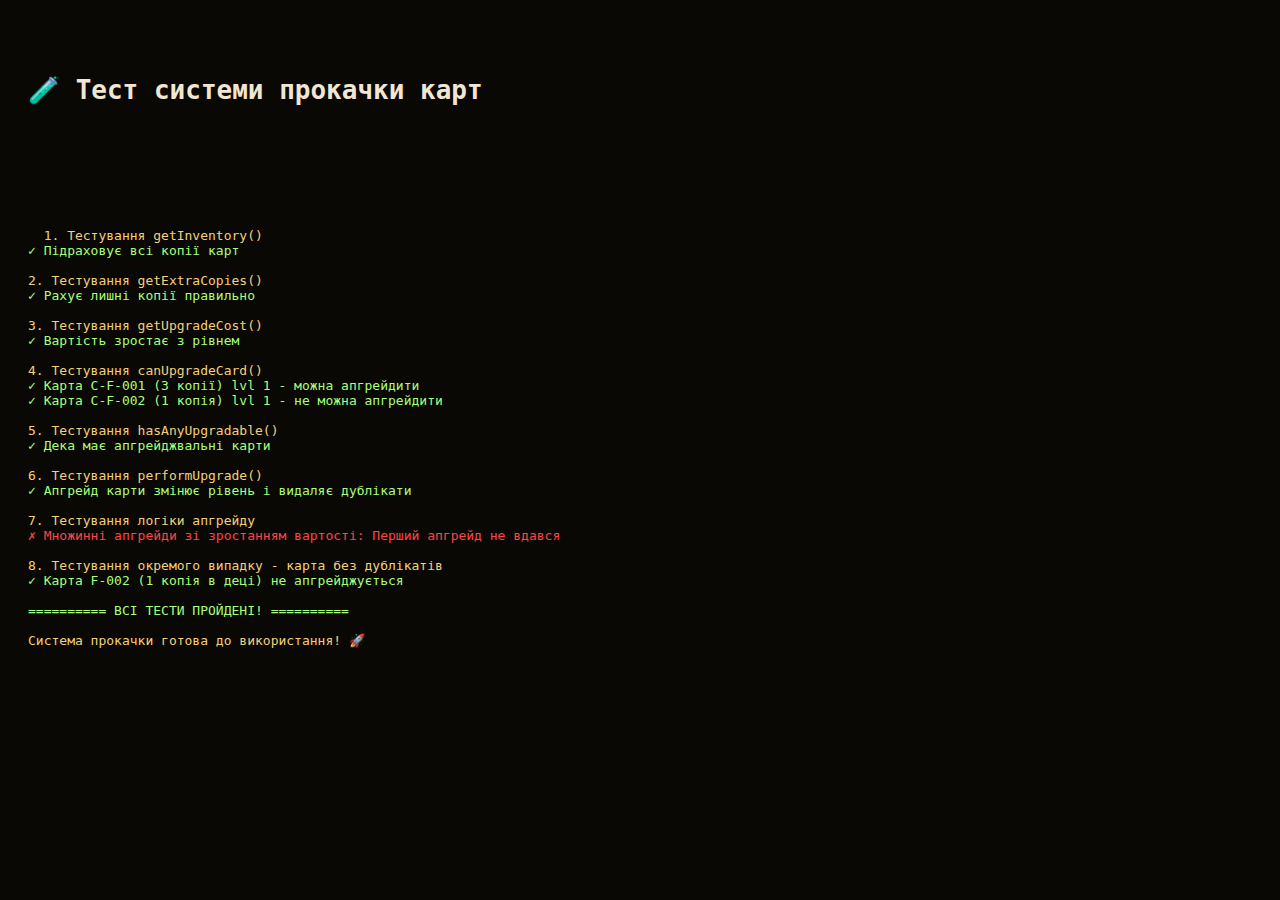
<file: cardastika/test-upgrade-logic.html>
<!DOCTYPE html>
<html lang="uk">
<head>
  <meta charset="UTF-8">
  <meta name="viewport" content="width=device-width, initial-scale=1.0">
  <title>Система прокачки карт - Тест</title>
  <style>
    body {
      font-family: monospace;
      background: #0a0805;
      color: #f0e6d2;
      padding: 20px;
      white-space: pre-wrap;
    }
    .success { color: #a6ff7a; }
    .error { color: #ff4444; }
    .info { color: #f2d07a; }
  </style>
</head>
<body>
  <h1>🧪 Тест системи прокачки карт</h1>
  
  <!-- Card System Scripts -->
  <script src="js/data/cards.js"></script>
  <script src="js/game/power.js"></script>
  <script src="js/data/cards_index.js"></script>

  <script>
    console.log('=== ТЕСТ СИСТЕМИ ПРОКАЧКИ ===\n');

    // Mock profile для тестування
    const testProfile = {
      name: "TestUser",
      level: 1,
      xp: 0,
      gold: 10,
      gems: 1500,
      wins: 0,
      losses: 0,
      gamesPlayed: 0,
      createdAt: Date.now(),
      deckCards: [
        { id: "C-F-001", level: 1 },
        { id: "C-W-001", level: 1 },
        { id: "C-A-001", level: 1 },
        { id: "C-E-001", level: 1 },
        { id: "C-F-002", level: 1 },
        { id: "C-W-002", level: 1 },
        { id: "C-A-002", level: 1 },
        { id: "C-E-002", level: 1 },
        { id: "C-F-003", level: 1 }
      ],
      collectionCards: [
        { id: "C-F-001", level: 1 }, // дублікат
        { id: "C-F-001", level: 1 }, // ще дублікат
        { id: "C-W-001", level: 1 }, // дублікат
        { id: "C-A-002", level: 1 }, // дублікат
        { id: "C-A-002", level: 1 }, // ще дублікат
        { id: "C-A-002", level: 1 }, // ще дублікат
        { id: "C-F-004", level: 1 }  // нова карта без дубліката в деці
      ]
    };

    // Імітація функцій navigation
    const navigationMock = {
      getInventory(profile) {
        const inventory = {};
        [...profile.deckCards, ...profile.collectionCards].forEach(userCard => {
          inventory[userCard.id] = (inventory[userCard.id] || 0) + 1;
        });
        return inventory;
      },

      getExtraCopies(inventory, cardId) {
        const total = inventory[cardId] || 0;
        return Math.max(0, total - 1);
      },

      getUpgradeCost(level) {
        return level;
      },

      canUpgradeCard(deckItem, inventory) {
        const cost = this.getUpgradeCost(deckItem.level);
        const extra = this.getExtraCopies(inventory, deckItem.id);
        return extra >= cost;
      },

      hasAnyUpgradable(deck, inventory) {
        return deck.some(item => this.canUpgradeCard(item, inventory));
      },

      performUpgrade(deckItem, inventory, profile) {
        const cost = this.getUpgradeCost(deckItem.level);
        const extra = this.getExtraCopies(inventory, deckItem.id);

        if (extra < cost) return false;

        let toRemove = cost;
        for (let i = profile.collectionCards.length - 1; i >= 0 && toRemove > 0; i--) {
          if (profile.collectionCards[i].id === deckItem.id) {
            profile.collectionCards.splice(i, 1);
            toRemove--;
          }
        }

        deckItem.level += 1;
        return true;
      }
    };

    // Тести
    function log(msg, type = 'info') {
      const span = document.createElement('span');
      span.className = type;
      span.textContent = msg + '\n';
      document.body.appendChild(span);
      console.log(msg);
    }

    function test(name, fn) {
      try {
        fn();
        log(`✓ ${name}`, 'success');
      } catch (e) {
        log(`✗ ${name}: ${e.message}`, 'error');
      }
    }

    // Запуск тестів
    log('1. Тестування getInventory()', 'info');
    test('Підраховує всі копії карт', () => {
      const inv = navigationMock.getInventory(testProfile);
      if (inv['C-F-001'] !== 3) throw new Error(`C-F-001 мав бути 3, але ${inv['C-F-001']}`);
      if (inv['C-A-002'] !== 4) throw new Error(`C-A-002 мав бути 4, але ${inv['C-A-002']}`);
    });

    log('\n2. Тестування getExtraCopies()', 'info');
    test('Рахує лишні копії правильно', () => {
      const inv = navigationMock.getInventory(testProfile);
      const extra1 = navigationMock.getExtraCopies(inv, 'C-F-001');
      if (extra1 !== 2) throw new Error(`C-F-001: мало бути 2, але ${extra1}`);
      const extra2 = navigationMock.getExtraCopies(inv, 'C-F-002');
      if (extra2 !== 0) throw new Error(`C-F-002: мало бути 0, але ${extra2}`);
    });

    log('\n3. Тестування getUpgradeCost()', 'info');
    test('Вартість зростає з рівнем', () => {
      if (navigationMock.getUpgradeCost(1) !== 1) throw new Error('lvl 1 повинен стати 1');
      if (navigationMock.getUpgradeCost(2) !== 2) throw new Error('lvl 2 повинен стати 2');
      if (navigationMock.getUpgradeCost(3) !== 3) throw new Error('lvl 3 повинен стати 3');
    });

    log('\n4. Тестування canUpgradeCard()', 'info');
    test('Карта C-F-001 (3 копії) lvl 1 - можна апгрейдити', () => {
      const inv = navigationMock.getInventory(testProfile);
      const card = testProfile.deckCards[0];
      if (!navigationMock.canUpgradeCard(card, inv)) throw new Error('Повинна бути true');
    });

    test('Карта C-F-002 (1 копія) lvl 1 - не можна апгрейдити', () => {
      const inv = navigationMock.getInventory(testProfile);
      const card = testProfile.deckCards[4];
      if (navigationMock.canUpgradeCard(card, inv)) throw new Error('Повинна бути false');
    });

    log('\n5. Тестування hasAnyUpgradable()', 'info');
    test('Дека має апгрейджвальні карти', () => {
      const inv = navigationMock.getInventory(testProfile);
      if (!navigationMock.hasAnyUpgradable(testProfile.deckCards, inv)) throw new Error('Повинна бути true');
    });

    log('\n6. Тестування performUpgrade()', 'info');
    test('Апгрейд карти змінює рівень і видаляє дублікати', () => {
      const inv = navigationMock.getInventory(testProfile);
      const card = testProfile.deckCards[0];
      const oldLevel = card.level;
      const oldCollectionCount = testProfile.collectionCards.length;
      
      const success = navigationMock.performUpgrade(card, inv, testProfile);
      
      if (!success) throw new Error('Апгрейд повинен бути успішним');
      if (card.level !== oldLevel + 1) throw new Error('Рівень не змінився');
      if (testProfile.collectionCards.length !== oldCollectionCount - 1) throw new Error('Дублікат не видалився');
    });

    log('\n7. Тестування логіки апгрейду', 'info');
    test('Множинні апгрейди зі зростанням вартості', () => {
      const profile = JSON.parse(JSON.stringify(testProfile));
      const inv = navigationMock.getInventory(profile);
      const card = profile.deckCards[2]; // C-A-001 (4 копії)
      
      // Перший апгрейд (вартість 1, є 3 лишніх)
      navigationMock.performUpgrade(card, navigationMock.getInventory(profile), profile);
      if (card.level !== 2) throw new Error('Перший апгрейд не вдався');
      
      // Другий апгрейд (вартість 2, є 2 лишніх)
      const inv2 = navigationMock.getInventory(profile);
      navigationMock.performUpgrade(card, inv2, profile);
      if (card.level !== 3) throw new Error('Другий апгрейд не вдався');
      
      // Третій апгрейд (вартість 3, є 1 лишня) - не повинен вдатись
      const inv3 = navigationMock.getInventory(profile);
      const success = navigationMock.performUpgrade(card, inv3, profile);
      if (success) throw new Error('Третій апгрейд не повинен був вдатись');
      if (card.level !== 3) throw new Error('Рівень не повинен був змінитись');
    });

    log('\n8. Тестування окремого випадку - карта без дублікатів', 'info');
    test('Карта F-002 (1 копія в деці) не апгрейджується', () => {
      const inv = navigationMock.getInventory(testProfile);
      const card = testProfile.deckCards.find(c => c.id === 'C-F-002');
      const extra = navigationMock.getExtraCopies(inv, card.id);
      if (extra !== 0) throw new Error(`Повинно бути 0 лишніх, але ${extra}`);
      if (navigationMock.canUpgradeCard(card, inv)) throw new Error('Карта не повинна апгрейджуватись');
    });

    log('\n========== ВСІ ТЕСТИ ПРОЙДЕНІ! ==========', 'success');
    log('\nСистема прокачки готова до використання! 🚀', 'info');
  </script>
</body>
</html>
</file>
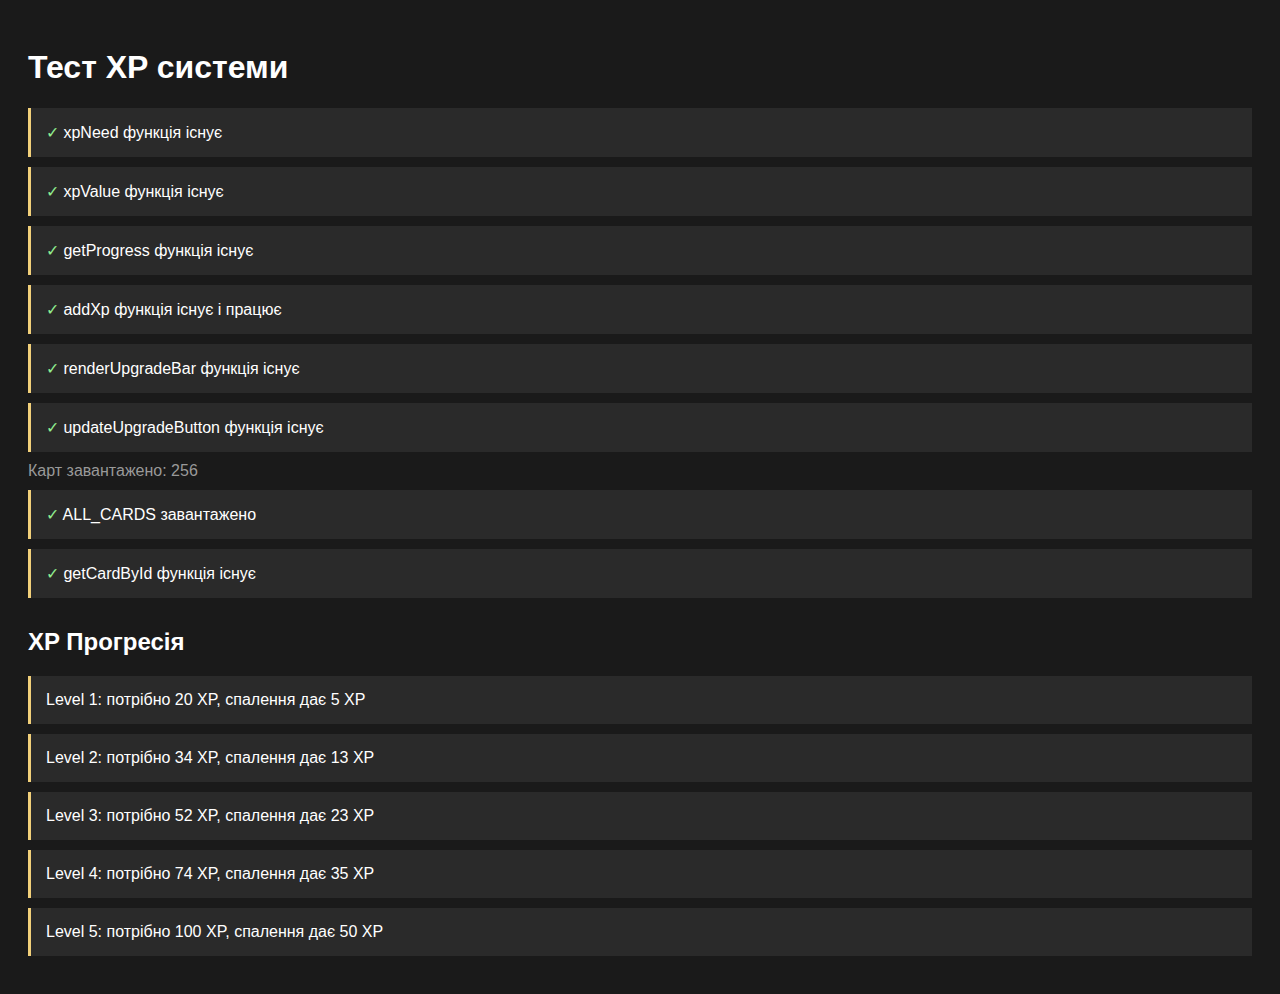
<file: cardastika/test-upgrade-system.html>
<!DOCTYPE html>
<html lang="uk">
<head>
    <meta charset="UTF-8">
    <title>Тест XP системи</title>
    <style>
        body {
            font-family: Arial, sans-serif;
            background: #1a1a1a;
            color: #fff;
            padding: 20px;
        }
        .test {
            background: #2a2a2a;
            padding: 15px;
            margin: 10px 0;
            border-left: 3px solid #f2d07a;
        }
        .pass {
            color: #90EE90;
        }
        .fail {
            color: #FF6B6B;
        }
    </style>
</head>
<body>
    <h1>Тест XP системи</h1>
    <div id="results"></div>

    <script src="js/data/cards.js"></script>
    <script src="js/game/power.js"></script>
    <script src="js/data/cards_index.js"></script>

    <script>
        const results = document.getElementById('results');

        function test(name, fn) {
            try {
                fn();
                results.innerHTML += `<div class="test"><span class="pass">✓</span> ${name}</div>`;
            } catch (e) {
                results.innerHTML += `<div class="test"><span class="fail">✗</span> ${name}: ${e.message}</div>`;
            }
        }

        // Test 1: XP functions exist
        test('xpNeed функція існує', () => {
            if (typeof window.xpNeed !== 'function') throw new Error('xpNeed not found');
            const need = window.xpNeed(1);
            if (need !== 20) throw new Error(`Expected 20, got ${need}`);
        });

        // Test 2: xpValue function
        test('xpValue функція існує', () => {
            if (typeof window.xpValue !== 'function') throw new Error('xpValue not found');
            const val = window.xpValue(1);
            if (val !== 5) throw new Error(`Expected 5, got ${val}`);
        });

        // Test 3: getProgress function
        test('getProgress функція існує', () => {
            if (typeof window.getProgress !== 'function') throw new Error('getProgress not found');
            const state = {};
            const prog = window.getProgress(state, 'test-card');
            if (prog.level !== 1 || prog.xp !== 0) throw new Error('Invalid initial state');
        });

        // Test 4: addXp function
        test('addXp функція існує і працює', () => {
            if (typeof window.addXp !== 'function') throw new Error('addXp not found');
            const state = {};
            window.getProgress(state, 'test-card');
            window.addXp(state, 'test-card', 20);
            if (state.progress['test-card'].level !== 2) throw new Error('Level should be 2 after 20 XP');
        });

        // Test 5: renderUpgradeBar function
        test('renderUpgradeBar функція існує', () => {
            if (typeof window.renderUpgradeBar !== 'function') throw new Error('renderUpgradeBar not found');
        });

        // Test 6: updateUpgradeButton function
        test('updateUpgradeButton функція існує', () => {
            if (typeof window.updateUpgradeButton !== 'function') throw new Error('updateUpgradeButton not found');
        });

        // Test 7: ALL_CARDS loaded
        test('ALL_CARDS завантажено', () => {
            if (!window.ALL_CARDS || window.ALL_CARDS.length === 0) throw new Error('ALL_CARDS not loaded');
            results.innerHTML += `<div style="color: #999; margin-top: 5px;">  Карт завантажено: ${window.ALL_CARDS.length}</div>`;
        });

        // Test 8: getCardById function
        test('getCardById функція існує', () => {
            if (typeof window.getCardById !== 'function') throw new Error('getCardById not found');
            const card = window.getCardById(window.ALL_CARDS[0].id);
            if (!card) throw new Error('Could not get first card');
        });

        results.innerHTML += '<h2 style="margin-top: 30px;">XP Прогресія</h2>';
        for (let l = 1; l <= 5; l++) {
            const need = window.xpNeed(l);
            const val = window.xpValue(l);
            results.innerHTML += `<div class="test">Level ${l}: потрібно ${need} XP, спалення дає ${val} XP</div>`;
        }
    </script>
</body>
</html>
</file>
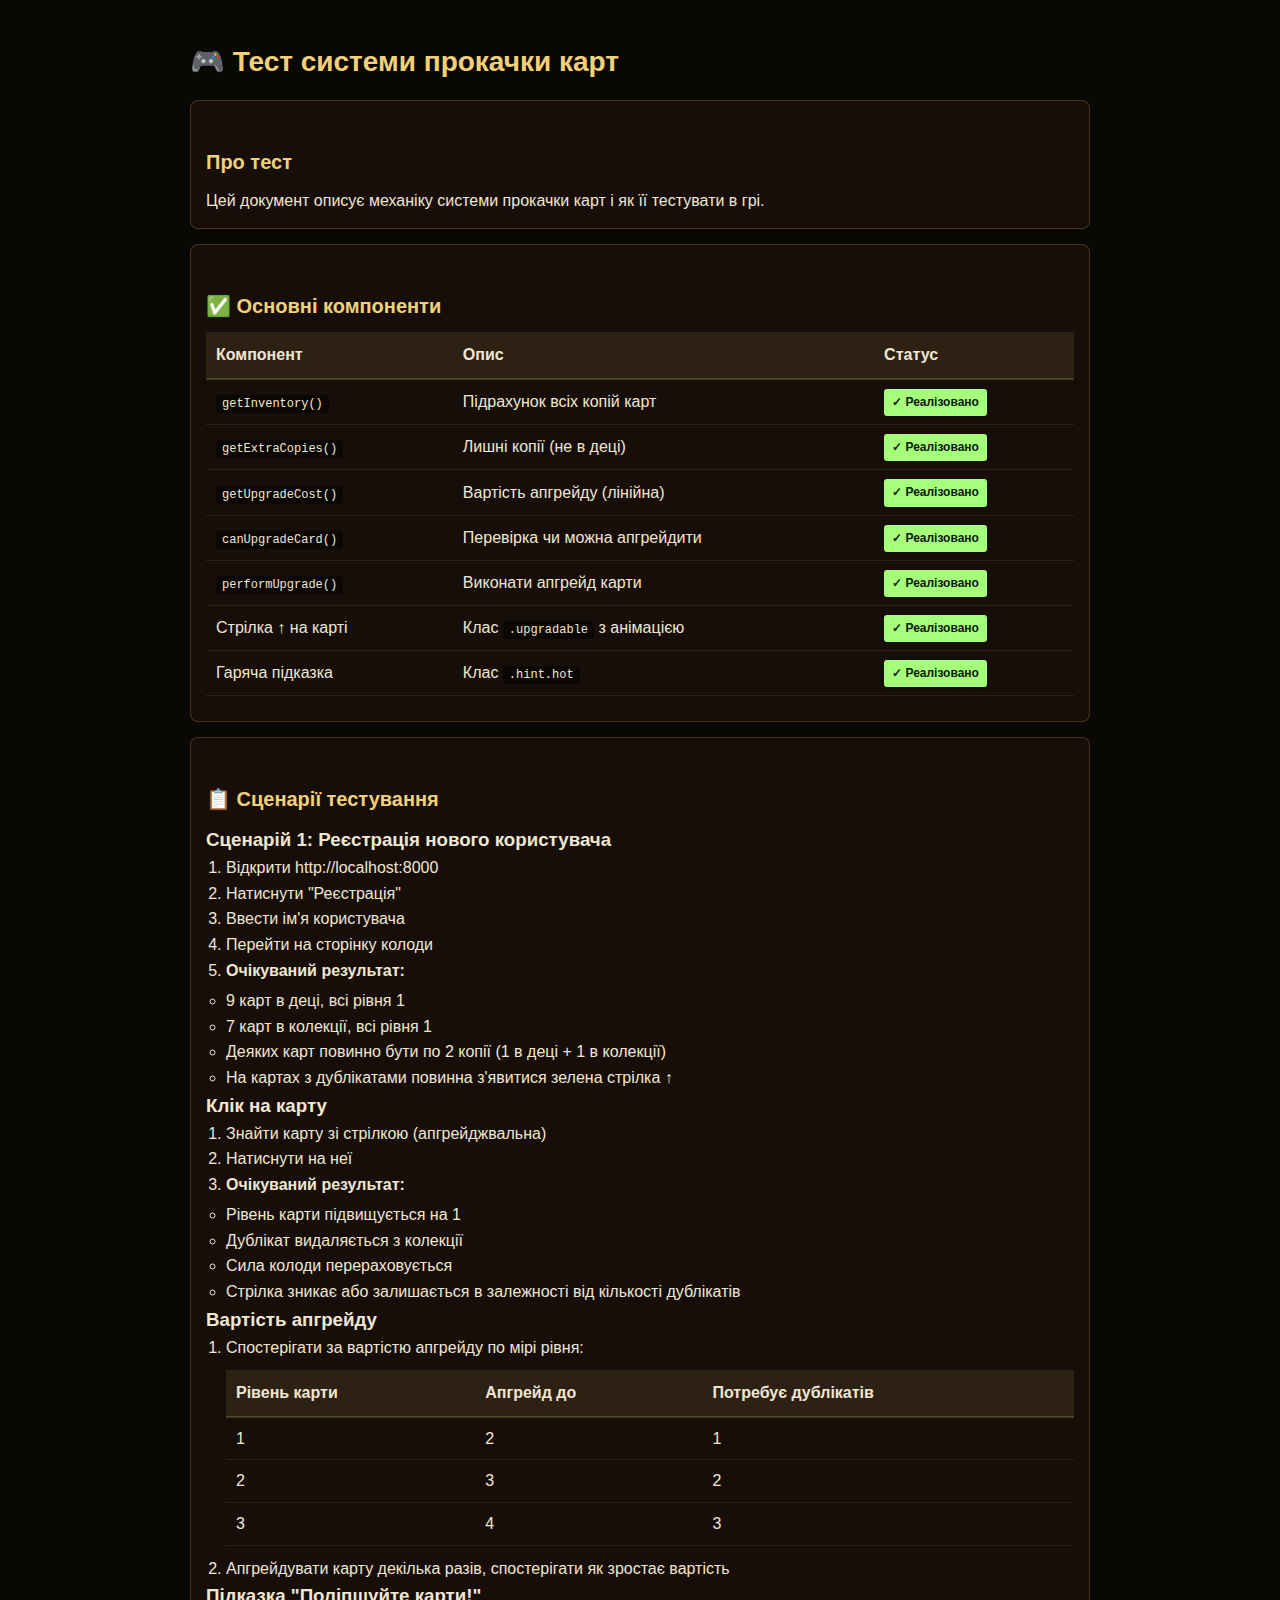
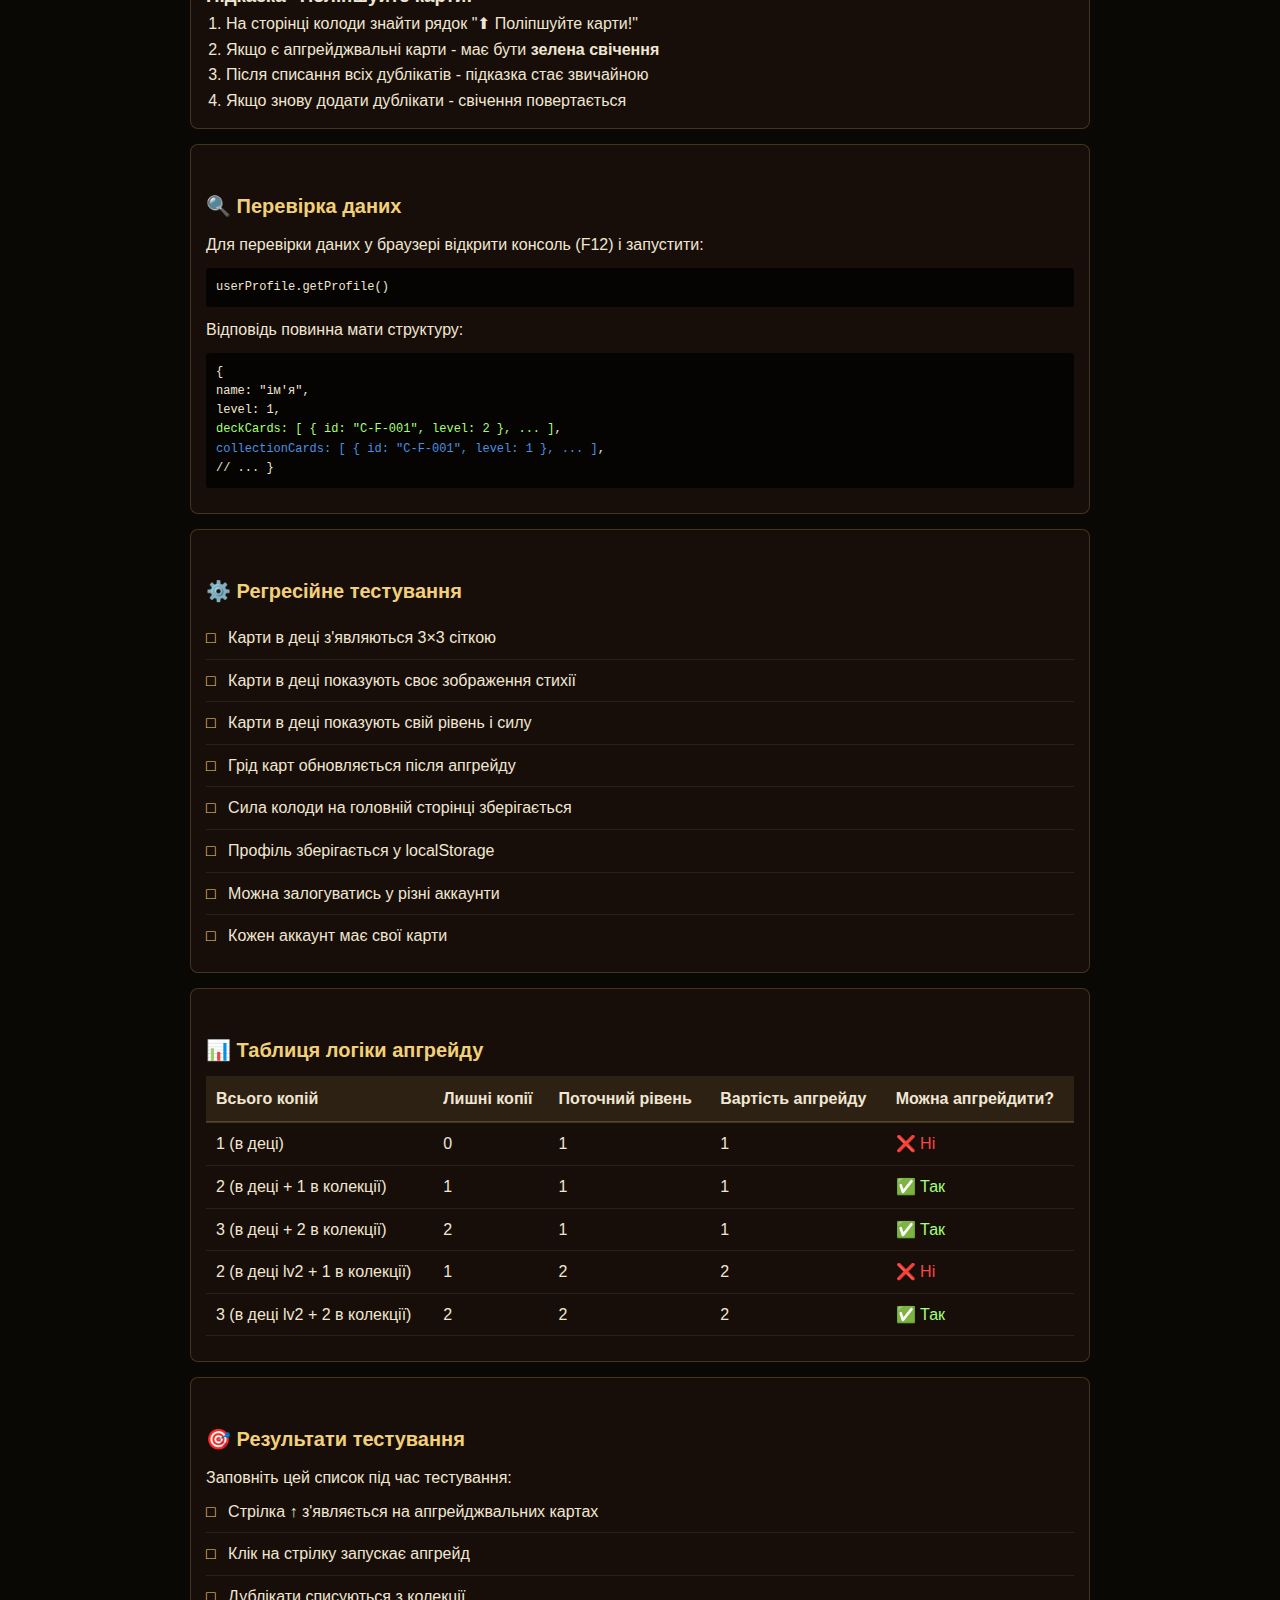
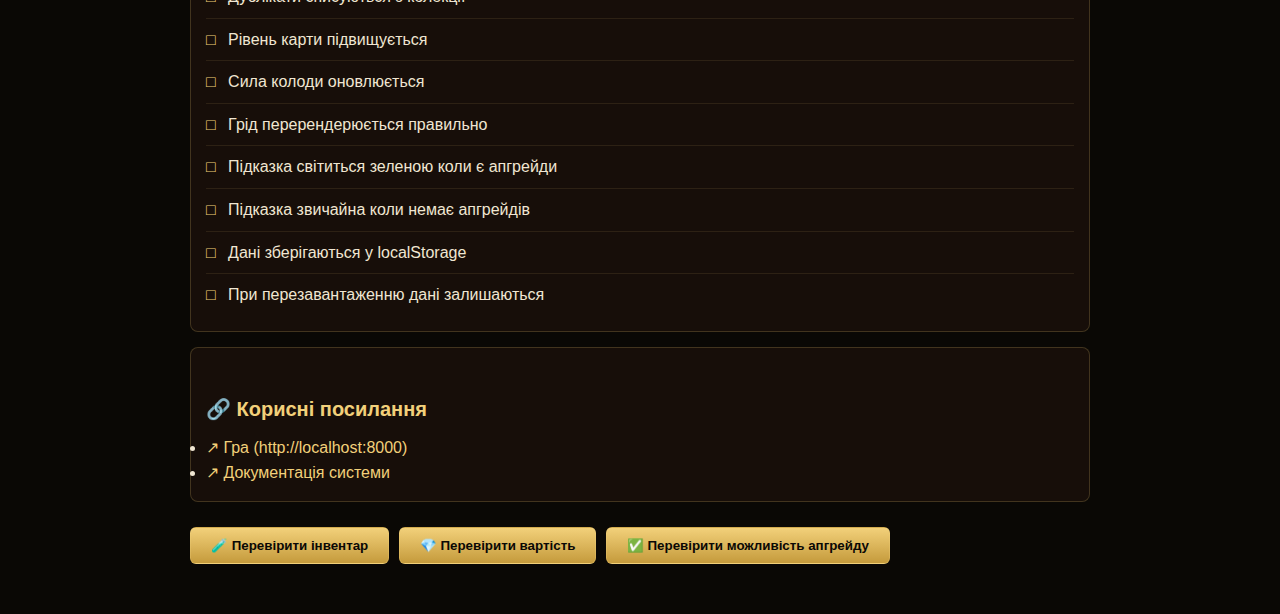
<file: cardastika/test-upgrade.html>
<!DOCTYPE html>
<html lang="uk">
<head>
  <meta charset="UTF-8">
  <meta name="viewport" content="width=device-width, initial-scale=1.0">
  <title>Тест системи прокачки карт</title>
  <style>
    * { margin: 0; padding: 0; box-sizing: border-box; }
    body {
      font-family: 'Segoe UI', Tahoma, Geneva, Verdana, sans-serif;
      background: #0a0805;
      color: #f0e6d2;
      padding: 20px;
      line-height: 1.6;
    }
    .container {
      max-width: 900px;
      margin: 0 auto;
    }
    h1, h2 { color: #f2d07a; margin: 20px 0 10px 0; }
    h1 { font-size: 28px; }
    h2 { font-size: 20px; margin-top: 30px; }
    .test-section {
      background: rgba(31, 18, 12, 0.6);
      border: 1px solid rgba(242, 208, 122, 0.2);
      border-radius: 8px;
      padding: 15px;
      margin: 15px 0;
    }
    .test-item {
      background: rgba(50, 30, 20, 0.4);
      border-left: 3px solid #f2d07a;
      padding: 12px;
      margin: 10px 0;
      border-radius: 4px;
    }
    .test-item.success {
      border-left-color: #a6ff7a;
      color: #a6ff7a;
    }
    .test-item.warning {
      border-left-color: #ffc400;
      color: #ffc400;
    }
    .test-item.error {
      border-left-color: #ff4444;
      color: #ff4444;
    }
    code {
      background: rgba(0, 0, 0, 0.5);
      padding: 2px 6px;
      border-radius: 3px;
      font-family: 'Courier New', monospace;
      font-size: 12px;
    }
    button {
      background: linear-gradient(180deg, #f2d07a, #c59b3c);
      color: #0a0805;
      border: 1px solid rgba(242, 208, 122, 0.3);
      padding: 10px 20px;
      border-radius: 6px;
      cursor: pointer;
      font-weight: bold;
      margin: 10px 5px 10px 0;
      transition: all 0.2s;
    }
    button:hover {
      box-shadow: 0 0 15px rgba(242, 208, 122, 0.4);
    }
    .checklist {
      list-style: none;
      padding: 0;
    }
    .checklist li {
      padding: 8px 0;
      border-bottom: 1px solid rgba(242, 208, 122, 0.1);
    }
    .checklist li:last-child { border-bottom: none; }
    .checklist li::before {
      content: "□ ";
      color: #f2d07a;
      margin-right: 8px;
      font-weight: bold;
    }
    .checklist li.done::before {
      content: "✓ ";
      color: #a6ff7a;
    }
    table {
      width: 100%;
      border-collapse: collapse;
      margin: 10px 0;
    }
    th {
      background: rgba(242, 208, 122, 0.1);
      padding: 10px;
      text-align: left;
      border-bottom: 2px solid rgba(242, 208, 122, 0.2);
    }
    td {
      padding: 8px 10px;
      border-bottom: 1px solid rgba(242, 208, 122, 0.1);
    }
    .badge {
      display: inline-block;
      padding: 4px 8px;
      border-radius: 3px;
      font-size: 12px;
      font-weight: bold;
    }
    .badge.upgrade { background: #a6ff7a; color: #0b180b; }
    .badge.collection { background: #4a90e2; color: white; }
    .badge.deck { background: #f2d07a; color: #0a0805; }
  </style>
</head>
<body>
  <div class="container">
    <h1>🎮 Тест системи прокачки карт</h1>
    
    <div class="test-section">
      <h2>Про тест</h2>
      <p>Цей документ описує механіку системи прокачки карт і як її тестувати в грі.</p>
    </div>

    <div class="test-section">
      <h2>✅ Основні компоненти</h2>
      <table>
        <thead>
          <tr>
            <th>Компонент</th>
            <th>Опис</th>
            <th>Статус</th>
          </tr>
        </thead>
        <tbody>
          <tr>
            <td><code>getInventory()</code></td>
            <td>Підрахунок всіх копій карт</td>
            <td><span class="badge upgrade">✓ Реалізовано</span></td>
          </tr>
          <tr>
            <td><code>getExtraCopies()</code></td>
            <td>Лишні копії (не в деці)</td>
            <td><span class="badge upgrade">✓ Реалізовано</span></td>
          </tr>
          <tr>
            <td><code>getUpgradeCost()</code></td>
            <td>Вартість апгрейду (лінійна)</td>
            <td><span class="badge upgrade">✓ Реалізовано</span></td>
          </tr>
          <tr>
            <td><code>canUpgradeCard()</code></td>
            <td>Перевірка чи можна апгрейдити</td>
            <td><span class="badge upgrade">✓ Реалізовано</span></td>
          </tr>
          <tr>
            <td><code>performUpgrade()</code></td>
            <td>Виконати апгрейд карти</td>
            <td><span class="badge upgrade">✓ Реалізовано</span></td>
          </tr>
          <tr>
            <td>Стрілка ↑ на карті</td>
            <td>Клас <code>.upgradable</code> з анімацією</td>
            <td><span class="badge upgrade">✓ Реалізовано</span></td>
          </tr>
          <tr>
            <td>Гаряча підказка</td>
            <td>Клас <code>.hint.hot</code></td>
            <td><span class="badge upgrade">✓ Реалізовано</span></td>
          </tr>
        </tbody>
      </table>
    </div>

    <div class="test-section">
      <h2>📋 Сценарії тестування</h2>
      
      <h3>Сценарій 1: Реєстрація нового користувача</h3>
      <ol style="padding-left: 20px;">
        <li>Відкрити http://localhost:8000</li>
        <li>Натиснути "Реєстрація"</li>
        <li>Ввести ім'я користувача</li>
        <li>Перейти на сторінку колоди</li>
        <li><strong>Очікуваний результат:</strong>
          <ul style="margin-top: 5px;">
            <li>9 карт в деці, всі рівня 1</li>
            <li>7 карт в колекції, всі рівня 1</li>
            <li>Деяких карт повинно бути по 2 копії (1 в деці + 1 в колекції)</li>
            <li>На картах з дублікатами повинна з'явитися зелена стрілка ↑</li>
          </ul>
        </li>
      </ol>

      <h3>Клік на карту</h3>
      <ol style="padding-left: 20px;">
        <li>Знайти карту зі стрілкою (апгрейджвальна)</li>
        <li>Натиснути на неї</li>
        <li><strong>Очікуваний результат:</strong>
          <ul style="margin-top: 5px;">
            <li>Рівень карти підвищується на 1</li>
            <li>Дублікат видаляється з колекції</li>
            <li>Сила колоди перераховується</li>
            <li>Стрілка зникає або залишається в залежності від кількості дублікатів</li>
          </ul>
        </li>
      </ol>

      <h3>Вартість апгрейду</h3>
      <ol style="padding-left: 20px;">
        <li>Спостерігати за вартістю апгрейду по мірі рівня:
          <table style="margin: 10px 0;">
            <thead>
              <tr>
                <th>Рівень карти</th>
                <th>Апгрейд до</th>
                <th>Потребує дублікатів</th>
              </tr>
            </thead>
            <tbody>
              <tr>
                <td>1</td>
                <td>2</td>
                <td>1</td>
              </tr>
              <tr>
                <td>2</td>
                <td>3</td>
                <td>2</td>
              </tr>
              <tr>
                <td>3</td>
                <td>4</td>
                <td>3</td>
              </tr>
            </tbody>
          </table>
        </li>
        <li>Апгрейдувати карту декілька разів, спостерігати як зростає вартість</li>
      </ol>

      <h3>Підказка "Поліпшуйте карти!"</h3>
      <ol style="padding-left: 20px;">
        <li>На сторінці колоди знайти рядок "⬆ Поліпшуйте карти!"</li>
        <li>Якщо є апгрейджвальні карти - має бути <strong>зелена свічення</strong></li>
        <li>Після списання всіх дублікатів - підказка стає звичайною</li>
        <li>Якщо знову додати дублікати - свічення повертається</li>
      </ol>
    </div>

    <div class="test-section">
      <h2>🔍 Перевірка даних</h2>
      <p>Для перевірки даних у браузері відкрити консоль (F12) і запустити:</p>
      <code style="display: block; padding: 10px; background: rgba(0,0,0,0.7); margin: 10px 0; overflow-x: auto;">
userProfile.getProfile()
      </code>
      <p style="margin-top: 10px;">Відповідь повинна мати структуру:</p>
      <code style="display: block; padding: 10px; background: rgba(0,0,0,0.7); margin: 10px 0; overflow-x: auto;">
{<br/>
  name: "ім'я",<br/>
  level: 1,<br/>
  <span style="color: #a6ff7a;">deckCards: [ { id: "C-F-001", level: 2 }, ... ]</span>,<br/>
  <span style="color: #4a90e2;">collectionCards: [ { id: "C-F-001", level: 1 }, ... ]</span>,<br/>
  // ...
}
      </code>
    </div>

    <div class="test-section">
      <h2>⚙️ Регресійне тестування</h2>
      <ul class="checklist">
        <li>Карти в деці з'являються 3×3 сіткою</li>
        <li>Карти в деці показують своє зображення стихії</li>
        <li>Карти в деці показують свій рівень і силу</li>
        <li>Грід карт обновляється після апгрейду</li>
        <li>Сила колоди на головній сторінці зберігається</li>
        <li>Профіль зберігається у localStorage</li>
        <li>Можна залогуватись у різні аккаунти</li>
        <li>Кожен аккаунт має свої карти</li>
      </ul>
    </div>

    <div class="test-section">
      <h2>📊 Таблиця логіки апгрейду</h2>
      <table>
        <thead>
          <tr>
            <th>Всього копій</th>
            <th>Лишні копії</th>
            <th>Поточний рівень</th>
            <th>Вартість апгрейду</th>
            <th>Можна апгрейдити?</th>
          </tr>
        </thead>
        <tbody>
          <tr>
            <td>1 (в деці)</td>
            <td>0</td>
            <td>1</td>
            <td>1</td>
            <td style="color: #ff4444;">❌ Ні</td>
          </tr>
          <tr>
            <td>2 (в деці + 1 в колекції)</td>
            <td>1</td>
            <td>1</td>
            <td>1</td>
            <td style="color: #a6ff7a;">✅ Так</td>
          </tr>
          <tr>
            <td>3 (в деці + 2 в колекції)</td>
            <td>2</td>
            <td>1</td>
            <td>1</td>
            <td style="color: #a6ff7a;">✅ Так</td>
          </tr>
          <tr>
            <td>2 (в деці lv2 + 1 в колекції)</td>
            <td>1</td>
            <td>2</td>
            <td>2</td>
            <td style="color: #ff4444;">❌ Ні</td>
          </tr>
          <tr>
            <td>3 (в деці lv2 + 2 в колекції)</td>
            <td>2</td>
            <td>2</td>
            <td>2</td>
            <td style="color: #a6ff7a;">✅ Так</td>
          </tr>
        </tbody>
      </table>
    </div>

    <div class="test-section">
      <h2>🎯 Результати тестування</h2>
      <p>Заповніть цей список під час тестування:</p>
      <ul class="checklist">
        <li>Стрілка ↑ з'являється на апгрейджвальних картах</li>
        <li>Клік на стрілку запускає апгрейд</li>
        <li>Дублікати списуються з колекції</li>
        <li>Рівень карти підвищується</li>
        <li>Сила колоди оновлюється</li>
        <li>Грід перерендерюється правильно</li>
        <li>Підказка світиться зеленою коли є апгрейди</li>
        <li>Підказка звичайна коли немає апгрейдів</li>
        <li>Дані зберігаються у localStorage</li>
        <li>При перезавантаженню дані залишаються</li>
      </ul>
    </div>

    <div class="test-section">
      <h2>🔗 Корисні посилання</h2>
      <ul>
        <li><a href="http://localhost:8000" style="color: #f2d07a; text-decoration: none;">↗ Гра (http://localhost:8000)</a></li>
        <li><a href="http://localhost:8000/UPGRADE_SYSTEM.md" style="color: #f2d07a; text-decoration: none;">↗ Документація системи</a></li>
      </ul>
    </div>

    <button onclick="testInventory()">🧪 Перевірити інвентар</button>
    <button onclick="testUpgradeCosts()">💎 Перевірити вартість</button>
    <button onclick="testCanUpgrade()">✅ Перевірити можливість апгрейду</button>
    
    <div id="testResults" style="margin-top: 20px;"></div>
  </div>

  <script>
    function testInventory() {
      const results = document.getElementById('testResults');
      results.innerHTML = '<h3>Результати: Інвентар</h3>';
      
      // Симульована логіка
      const mockInventory = {
        'C-F-001': 3,
        'C-F-002': 1,
        'C-W-001': 2,
      };
      
      let html = '<div class="test-section"><table><thead><tr><th>Карта</th><th>Всього</th><th>Лишні</th></tr></thead><tbody>';
      
      Object.entries(mockInventory).forEach(([cardId, total]) => {
        const extra = Math.max(0, total - 1);
        html += `<tr>
          <td>${cardId}</td>
          <td>${total}</td>
          <td style="color: ${extra > 0 ? '#a6ff7a' : '#ff4444'}">${extra}</td>
        </tr>`;
      });
      
      html += '</tbody></table></div>';
      results.innerHTML += html;
    }

    function testUpgradeCosts() {
      const results = document.getElementById('testResults');
      results.innerHTML = '<h3>Результати: Вартість апгрейду</h3>';
      
      let html = '<div class="test-section"><table><thead><tr><th>З рівня</th><th>На рівень</th><th>Потребує</th></tr></thead><tbody>';
      
      for (let i = 1; i <= 5; i++) {
        const cost = i; // getUpgradeCost(i)
        html += `<tr>
          <td>${i}</td>
          <td>${i + 1}</td>
          <td>${cost}</td>
        </tr>`;
      }
      
      html += '</tbody></table></div>';
      results.innerHTML += html;
    }

    function testCanUpgrade() {
      const results = document.getElementById('testResults');
      results.innerHTML = '<h3>Результати: Можливість апгрейду</h3>';
      
      const testCases = [
        { level: 1, extra: 2, cost: 1, expected: true },
        { level: 1, extra: 0, cost: 1, expected: false },
        { level: 2, extra: 1, cost: 2, expected: false },
        { level: 2, extra: 2, cost: 2, expected: true },
        { level: 3, extra: 3, cost: 3, expected: true },
      ];
      
      let html = '<div class="test-section"><table><thead><tr><th>Рівень</th><th>Лишні</th><th>Вартість</th><th>Результат</th></tr></thead><tbody>';
      
      testCases.forEach(test => {
        const canUpgrade = test.extra >= test.cost;
        const passed = canUpgrade === test.expected;
        const color = passed ? '#a6ff7a' : '#ff4444';
        html += `<tr style="color: ${color}">
          <td>${test.level}</td>
          <td>${test.extra}</td>
          <td>${test.cost}</td>
          <td>${canUpgrade ? '✅ Так' : '❌ Ні'}</td>
        </tr>`;
      });
      
      html += '</tbody></table></div>';
      results.innerHTML += html;
    }
  </script>
</body>
</html>
</file>
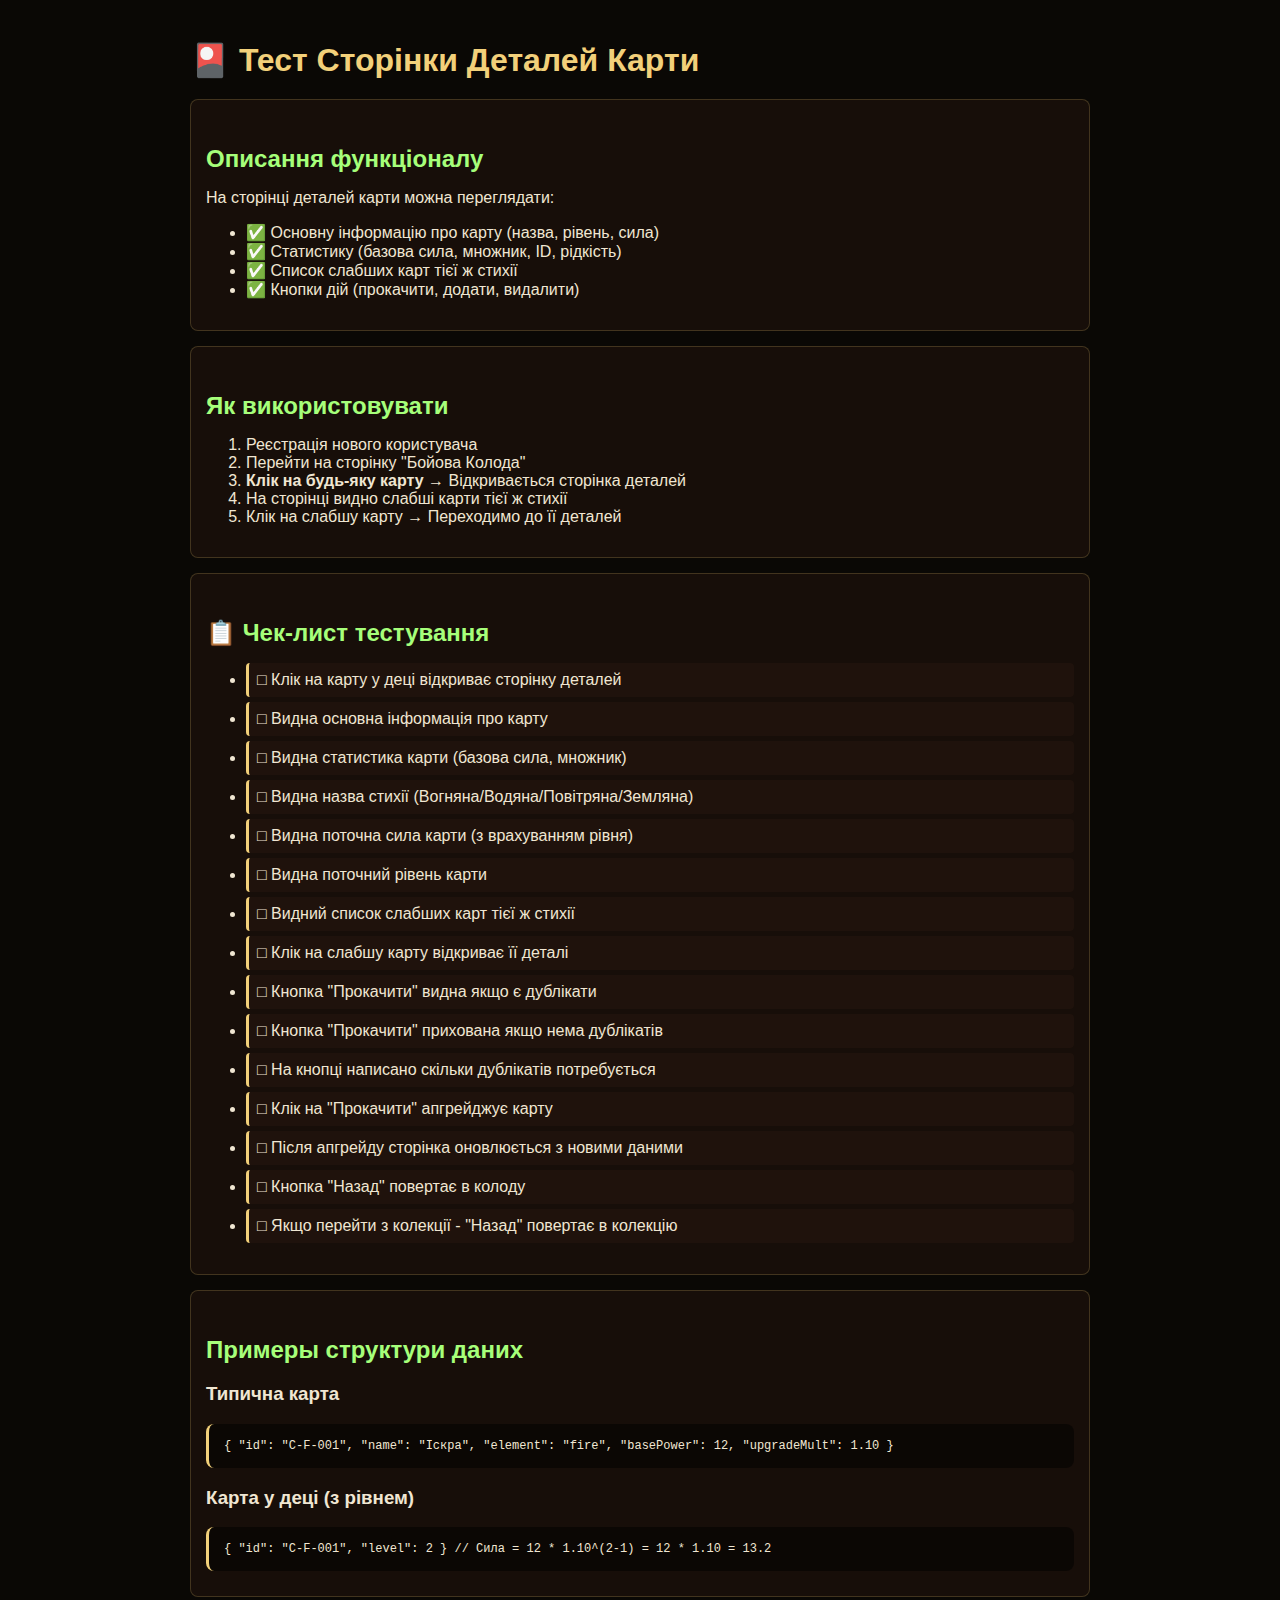
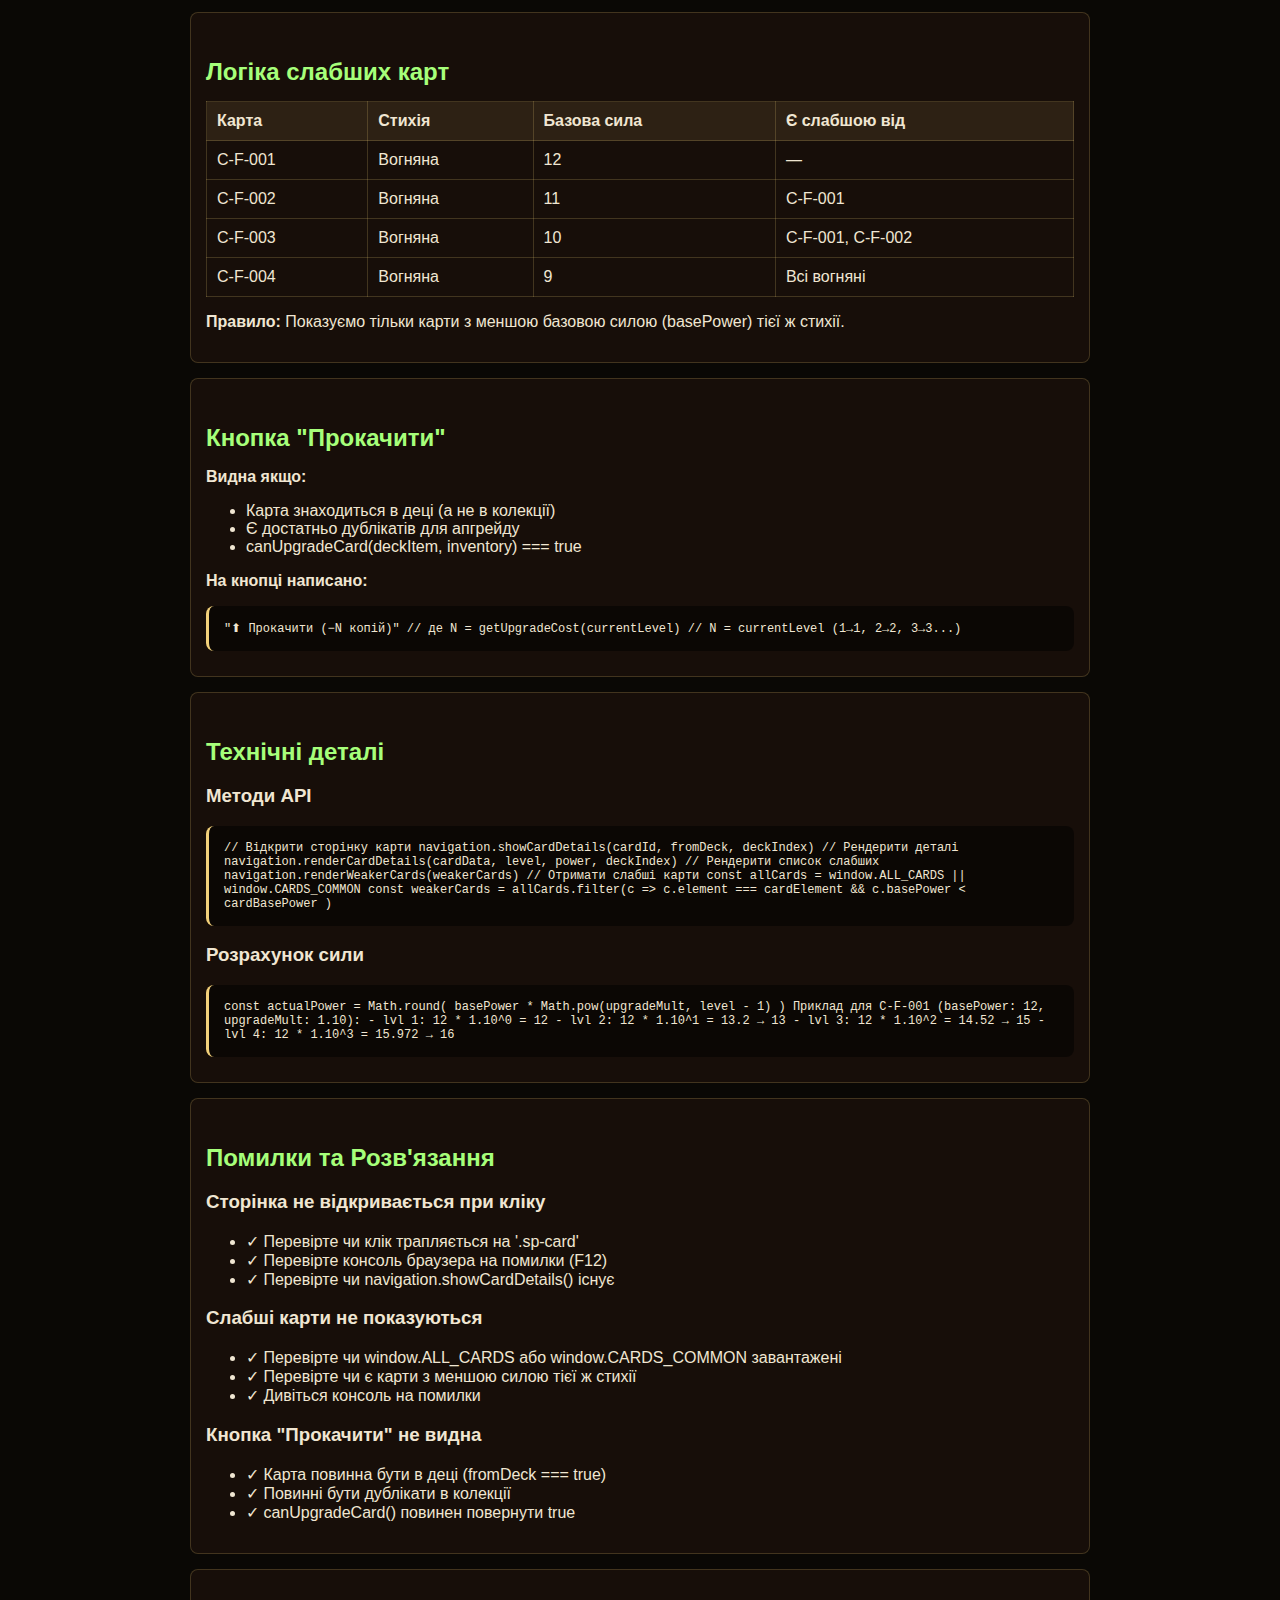
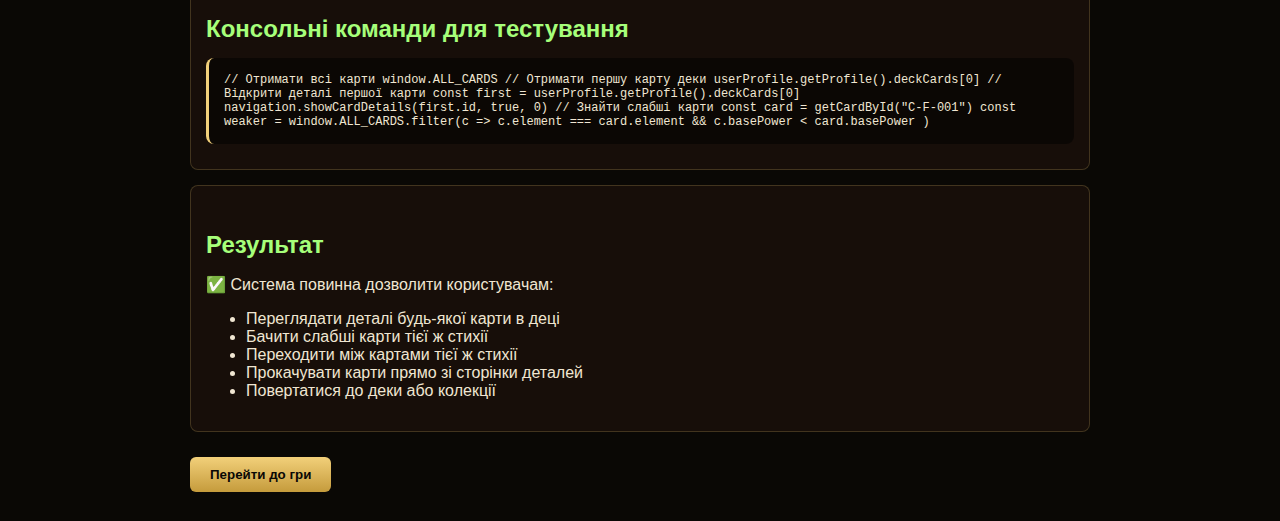
<file: cardastika/TEST_CARD_DETAILS.html>
<!DOCTYPE html>
<html lang="uk">
<head>
  <meta charset="UTF-8">
  <meta name="viewport" content="width=device-width, initial-scale=1.0">
  <title>Тест Сторінки Деталей Карти</title>
  <style>
    body {
      font-family: Arial, sans-serif;
      background: #0a0805;
      color: #f0e6d2;
      padding: 20px;
      max-width: 900px;
      margin: 0 auto;
    }
    h1 { color: #f2d07a; margin-bottom: 20px; }
    h2 { color: #a6ff7a; margin-top: 30px; margin-bottom: 15px; }
    .test-section {
      background: rgba(31, 18, 12, 0.6);
      border: 1px solid rgba(242, 208, 122, 0.2);
      border-radius: 8px;
      padding: 15px;
      margin: 15px 0;
    }
    .checklist li {
      padding: 8px;
      margin: 5px 0;
      background: rgba(50, 30, 20, 0.3);
      border-left: 3px solid #f2d07a;
      border-radius: 4px;
    }
    .checklist li.done {
      border-left-color: #a6ff7a;
      color: #a6ff7a;
    }
    .code-block {
      background: rgba(0, 0, 0, 0.5);
      padding: 15px;
      border-radius: 8px;
      border-left: 3px solid #f2d07a;
      margin: 10px 0;
      overflow-x: auto;
      font-family: monospace;
      font-size: 12px;
    }
    button {
      background: linear-gradient(180deg, #f2d07a, #c59b3c);
      color: #0a0805;
      border: none;
      padding: 10px 20px;
      border-radius: 6px;
      cursor: pointer;
      font-weight: bold;
      margin: 10px 5px 10px 0;
    }
    button:hover { box-shadow: 0 0 15px rgba(242, 208, 122, 0.4); }
    table {
      width: 100%;
      border-collapse: collapse;
      margin: 15px 0;
    }
    th, td {
      border: 1px solid rgba(242, 208, 122, 0.2);
      padding: 10px;
      text-align: left;
    }
    th {
      background: rgba(242, 208, 122, 0.1);
    }
  </style>
</head>
<body>
  <h1>🎴 Тест Сторінки Деталей Карти</h1>

  <div class="test-section">
    <h2>Описання функціоналу</h2>
    <p>На сторінці деталей карти можна переглядати:</p>
    <ul>
      <li>✅ Основну інформацію про карту (назва, рівень, сила)</li>
      <li>✅ Статистику (базова сила, множник, ID, рідкість)</li>
      <li>✅ Список слабших карт тієї ж стихії</li>
      <li>✅ Кнопки дій (прокачити, додати, видалити)</li>
    </ul>
  </div>

  <div class="test-section">
    <h2>Як використовувати</h2>
    <ol>
      <li>Реєстрація нового користувача</li>
      <li>Перейти на сторінку "Бойова Колода"</li>
      <li><strong>Клік на будь-яку карту</strong> → Відкривається сторінка деталей</li>
      <li>На сторінці видно слабші карти тієї ж стихії</li>
      <li>Клік на слабшу карту → Переходимо до її деталей</li>
    </ol>
  </div>

  <div class="test-section">
    <h2>📋 Чек-лист тестування</h2>
    <ul class="checklist">
      <li>□ Клік на карту у деці відкриває сторінку деталей</li>
      <li>□ Видна основна інформація про карту</li>
      <li>□ Видна статистика карти (базова сила, множник)</li>
      <li>□ Видна назва стихії (Вогняна/Водяна/Повітряна/Земляна)</li>
      <li>□ Видна поточна сила карти (з врахуванням рівня)</li>
      <li>□ Видна поточний рівень карти</li>
      <li>□ Видний список слабших карт тієї ж стихії</li>
      <li>□ Клік на слабшу карту відкриває її деталі</li>
      <li>□ Кнопка "Прокачити" видна якщо є дублікати</li>
      <li>□ Кнопка "Прокачити" прихована якщо нема дублікатів</li>
      <li>□ На кнопці написано скільки дублікатів потребується</li>
      <li>□ Клік на "Прокачити" апгрейджує карту</li>
      <li>□ Після апгрейду сторінка оновлюється з новими даними</li>
      <li>□ Кнопка "Назад" повертає в колоду</li>
      <li>□ Якщо перейти з колекції - "Назад" повертає в колекцію</li>
    </ul>
  </div>

  <div class="test-section">
    <h2>Примеры структури даних</h2>
    <h3>Типична карта</h3>
    <div class="code-block">
{
  "id": "C-F-001",
  "name": "Іскра",
  "element": "fire",
  "basePower": 12,
  "upgradeMult": 1.10
}
    </div>

    <h3>Карта у деці (з рівнем)</h3>
    <div class="code-block">
{
  "id": "C-F-001",
  "level": 2
}
// Сила = 12 * 1.10^(2-1) = 12 * 1.10 = 13.2
    </div>
  </div>

  <div class="test-section">
    <h2>Логіка слабших карт</h2>
    <table>
      <thead>
        <tr>
          <th>Карта</th>
          <th>Стихія</th>
          <th>Базова сила</th>
          <th>Є слабшою від</th>
        </tr>
      </thead>
      <tbody>
        <tr>
          <td>C-F-001</td>
          <td>Вогняна</td>
          <td>12</td>
          <td>—</td>
        </tr>
        <tr>
          <td>C-F-002</td>
          <td>Вогняна</td>
          <td>11</td>
          <td>C-F-001</td>
        </tr>
        <tr>
          <td>C-F-003</td>
          <td>Вогняна</td>
          <td>10</td>
          <td>C-F-001, C-F-002</td>
        </tr>
        <tr>
          <td>C-F-004</td>
          <td>Вогняна</td>
          <td>9</td>
          <td>Всі вогняні</td>
        </tr>
      </tbody>
    </table>
    <p><strong>Правило:</strong> Показуємо тільки карти з меншою базовою силою (basePower) тієї ж стихії.</p>
  </div>

  <div class="test-section">
    <h2>Кнопка "Прокачити"</h2>
    <p><strong>Видна якщо:</strong></p>
    <ul>
      <li>Карта знаходиться в деці (а не в колекції)</li>
      <li>Є достатньо дублікатів для апгрейду</li>
      <li>canUpgradeCard(deckItem, inventory) === true</li>
    </ul>
    <p><strong>На кнопці написано:</strong></p>
    <div class="code-block">
"⬆ Прокачити (−N копій)"
// де N = getUpgradeCost(currentLevel)
// N = currentLevel (1→1, 2→2, 3→3...)
    </div>
  </div>

  <div class="test-section">
    <h2>Технічні деталі</h2>
    <h3>Методи API</h3>
    <div class="code-block">
// Відкрити сторінку карти
navigation.showCardDetails(cardId, fromDeck, deckIndex)

// Рендерити деталі
navigation.renderCardDetails(cardData, level, power, deckIndex)

// Рендерити список слабших
navigation.renderWeakerCards(weakerCards)

// Отримати слабші карти
const allCards = window.ALL_CARDS || window.CARDS_COMMON
const weakerCards = allCards.filter(c => 
  c.element === cardElement && 
  c.basePower < cardBasePower
)
    </div>

    <h3>Розрахунок сили</h3>
    <div class="code-block">
const actualPower = Math.round(
  basePower * Math.pow(upgradeMult, level - 1)
)

Приклад для C-F-001 (basePower: 12, upgradeMult: 1.10):
- lvl 1: 12 * 1.10^0 = 12
- lvl 2: 12 * 1.10^1 = 13.2 → 13
- lvl 3: 12 * 1.10^2 = 14.52 → 15
- lvl 4: 12 * 1.10^3 = 15.972 → 16
    </div>
  </div>

  <div class="test-section">
    <h2>Помилки та Розв'язання</h2>
    <h3>Сторінка не відкривається при кліку</h3>
    <ul>
      <li>✓ Перевірте чи клік трапляється на '.sp-card'</li>
      <li>✓ Перевірте консоль браузера на помилки (F12)</li>
      <li>✓ Перевірте чи navigation.showCardDetails() існує</li>
    </ul>

    <h3>Слабші карти не показуються</h3>
    <ul>
      <li>✓ Перевірте чи window.ALL_CARDS або window.CARDS_COMMON завантажені</li>
      <li>✓ Перевірте чи є карти з меншою силою тієї ж стихії</li>
      <li>✓ Дивіться консоль на помилки</li>
    </ul>

    <h3>Кнопка "Прокачити" не видна</h3>
    <ul>
      <li>✓ Карта повинна бути в деці (fromDeck === true)</li>
      <li>✓ Повинні бути дублікати в колекції</li>
      <li>✓ canUpgradeCard() повинен повернути true</li>
    </ul>
  </div>

  <div class="test-section">
    <h2>Консольні команди для тестування</h2>
    <div class="code-block">
// Отримати всі карти
window.ALL_CARDS

// Отримати першу карту деки
userProfile.getProfile().deckCards[0]

// Відкрити деталі першої карти
const first = userProfile.getProfile().deckCards[0]
navigation.showCardDetails(first.id, true, 0)

// Знайти слабші карти
const card = getCardById("C-F-001")
const weaker = window.ALL_CARDS.filter(c => 
  c.element === card.element && c.basePower < card.basePower
)
    </div>
  </div>

  <div class="test-section">
    <h2>Результат</h2>
    <p>✅ Система повинна дозволити користувачам:</p>
    <ul>
      <li>Переглядати деталі будь-якої карти в деці</li>
      <li>Бачити слабші карти тієї ж стихії</li>
      <li>Переходити між картами тієї ж стихії</li>
      <li>Прокачувати карти прямо зі сторінки деталей</li>
      <li>Повертатися до деки або колекції</li>
    </ul>
  </div>

  <button onclick="alert('✅ Готово до тестування! Відкрийте http://localhost:8000')">Перейти до гри</button>
</body>
</html>
</file>
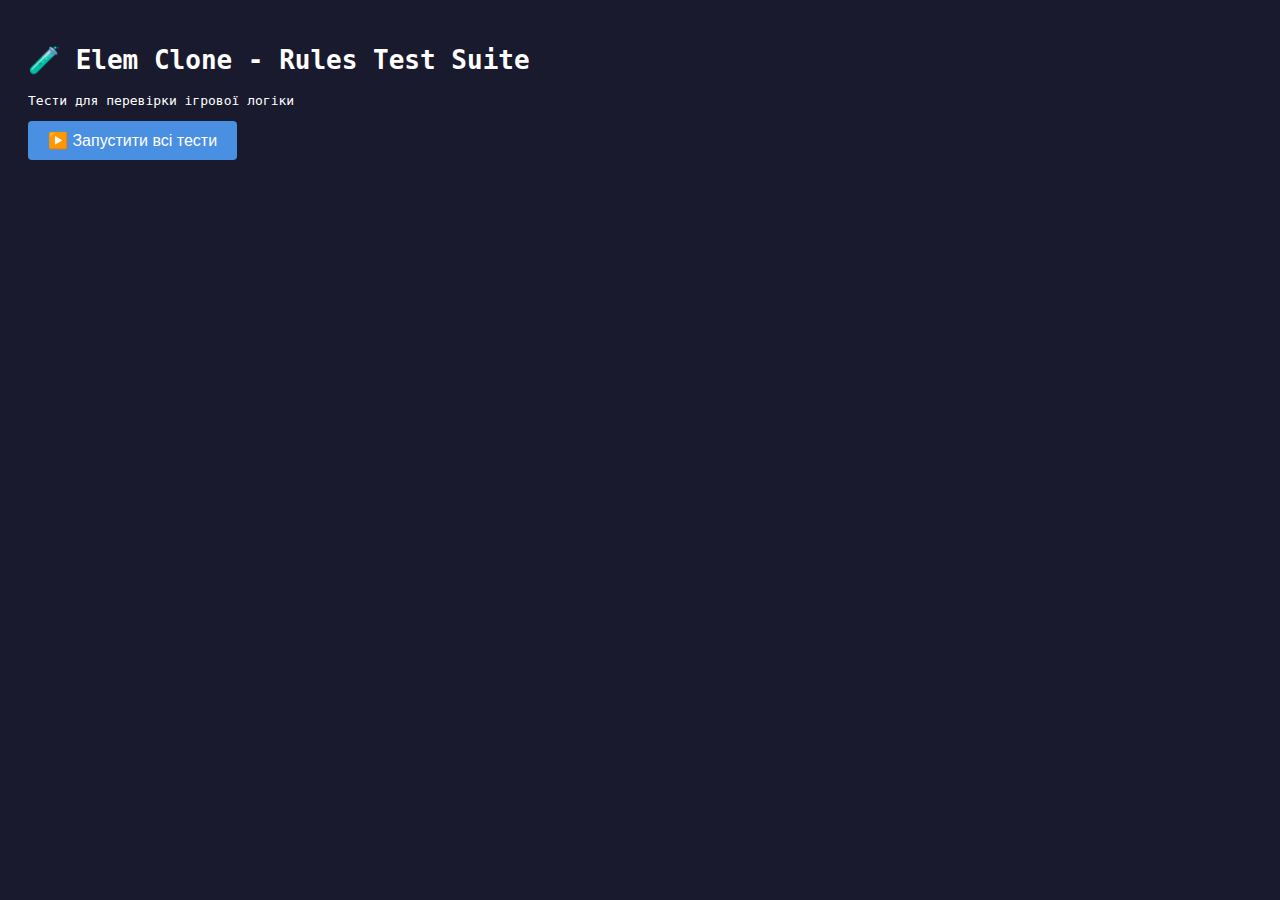
<file: cardastika/tests/rules.test.html>
<!DOCTYPE html>
<html lang="uk">
<head>
  <meta charset="UTF-8">
  <meta name="viewport" content="width=device-width, initial-scale=1.0">
  <title>Elem Clone - Rules Test</title>
  <style>
    body {
      font-family: monospace;
      padding: 20px;
      background: #1a1a2e;
      color: #fff;
    }
    .test {
      margin: 20px 0;
      padding: 15px;
      background: #16213e;
      border-radius: 8px;
      border-left: 4px solid #4CAF50;
    }
    .test.failed {
      border-left-color: #F44336;
    }
    .test h3 {
      margin: 0 0 10px 0;
    }
    .result {
      margin-top: 10px;
      padding: 10px;
      background: #0f0f1e;
      border-radius: 4px;
    }
    button {
      padding: 10px 20px;
      background: #4A90E2;
      color: white;
      border: none;
      border-radius: 4px;
      cursor: pointer;
      font-size: 16px;
      margin-bottom: 20px;
    }
    button:hover {
      background: #357ABD;
    }
  </style>
</head>
<body>
  <h1>🧪 Elem Clone - Rules Test Suite</h1>
  <p>Тести для перевірки ігрової логіки</p>
  
  <button onclick="runAllTests()">▶️ Запустити всі тести</button>
  
  <div id="results"></div>

  <script type="module">
    import { calculateDamage, resolveRound, checkDuelEnd, validateDeck } from '../js/game/rules.js';
    import { ELEMENTS } from '../js/data/elements.js';

    window.runAllTests = () => {
      const results = document.getElementById('results');
      results.innerHTML = '';

      // Test 1: Damage calculation - effective attack
      test('Damage Calculation - Effective Attack', () => {
        const attacker = { name: 'Fire Dragon', attack: 45, defense: 30, element: ELEMENTS.FIRE };
        const defender = { name: 'Ice Golem', attack: 35, defense: 45, element: ELEMENTS.ICE };
        
        const result = calculateDamage(attacker, defender);
        
        assert(result.damage > 0, 'Damage should be greater than 0');
        assert(result.multiplier === 1.5, 'Fire should be effective against Ice (1.5x)');
        assert(result.isEffective === true, 'Attack should be marked as effective');
        
        return `Damage: ${result.damage}, Multiplier: ${result.multiplier}`;
      });

      // Test 2: Damage calculation - weak attack
      test('Damage Calculation - Weak Attack', () => {
        const attacker = { name: 'Fire Dragon', attack: 45, defense: 30, element: ELEMENTS.FIRE };
        const defender = { name: 'Water Spirit', attack: 35, defense: 40, element: ELEMENTS.WATER };
        
        const result = calculateDamage(attacker, defender);
        
        assert(result.multiplier === 0.5, 'Fire should be weak against Water (0.5x)');
        assert(result.isWeak === true, 'Attack should be marked as weak');
        
        return `Damage: ${result.damage}, Multiplier: ${result.multiplier}`;
      });

      // Test 3: Round resolution
      test('Round Resolution', () => {
        const playerCard = { id: 'p1', name: 'Thunder', attack: 50, defense: 25, element: ELEMENTS.LIGHTNING };
        const enemyCard = { id: 'e1', name: 'Air Spirit', attack: 38, defense: 28, element: ELEMENTS.AIR };
        
        const result = resolveRound(playerCard, enemyCard);
        
        assert(result.winner !== null, 'There should be a winner');
        assert(result.playerAttack !== undefined, 'Player attack should be calculated');
        assert(result.enemyAttack !== undefined, 'Enemy attack should be calculated');
        
        return `Winner: ${result.winner}, Net Damage: ${result.netDamage}`;
      });

      // Test 4: Duel end check - victory
      test('Duel End Check - Victory', () => {
        const result = checkDuelEnd(50, 0);
        
        assert(result.ended === true, 'Duel should be ended');
        assert(result.result === 'victory', 'Result should be victory');
        
        return `Ended: ${result.ended}, Result: ${result.result}`;
      });

      // Test 5: Duel end check - defeat
      test('Duel End Check - Defeat', () => {
        const result = checkDuelEnd(0, 50);
        
        assert(result.ended === true, 'Duel should be ended');
        assert(result.result === 'defeat', 'Result should be defeat');
        
        return `Ended: ${result.ended}, Result: ${result.result}`;
      });

      // Test 6: Duel end check - ongoing
      test('Duel End Check - Ongoing', () => {
        const result = checkDuelEnd(50, 50);
        
        assert(result.ended === false, 'Duel should not be ended');
        
        return `Ended: ${result.ended}`;
      });

      // Test 7: Deck validation - valid
      test('Deck Validation - Valid Deck', () => {
        const deck = Array(9).fill(null).map((_, i) => ({
          id: `card_${i}`,
          name: `Card ${i}`,
          attack: 40,
          defense: 30,
          element: ELEMENTS.FIRE
        }));
        
        const result = validateDeck(deck);
        
        assert(result.valid === true, 'Deck should be valid');
        assert(result.error === null, 'There should be no error');
        
        return `Valid: ${result.valid}`;
      });

      // Test 8: Deck validation - invalid (wrong count)
      test('Deck Validation - Invalid Count', () => {
        const deck = Array(5).fill(null).map((_, i) => ({
          id: `card_${i}`,
          name: `Card ${i}`,
          attack: 40,
          defense: 30,
          element: ELEMENTS.FIRE
        }));
        
        const result = validateDeck(deck);
        
        assert(result.valid === false, 'Deck should be invalid');
        assert(result.error !== null, 'There should be an error message');
        
        return `Valid: ${result.valid}, Error: ${result.error}`;
      });

      // Test 9: Element effectiveness chain
      test('Element Effectiveness Chain', () => {
        const tests = [
          { attacker: ELEMENTS.FIRE, defender: ELEMENTS.ICE, expected: 1.5 },
          { attacker: ELEMENTS.ICE, defender: ELEMENTS.LIGHTNING, expected: 1.5 },
          { attacker: ELEMENTS.LIGHTNING, defender: ELEMENTS.AIR, expected: 1.5 },
          { attacker: ELEMENTS.AIR, defender: ELEMENTS.EARTH, expected: 1.5 },
          { attacker: ELEMENTS.EARTH, defender: ELEMENTS.WATER, expected: 1.5 },
          { attacker: ELEMENTS.WATER, defender: ELEMENTS.FIRE, expected: 1.5 }
        ];
        
        for (const t of tests) {
          const card1 = { attack: 40, defense: 30, element: t.attacker };
          const card2 = { attack: 40, defense: 30, element: t.defender };
          const result = calculateDamage(card1, card2);
          
          assert(result.multiplier === t.expected, 
            `${t.attacker} vs ${t.defender} should be ${t.expected}x`);
        }
        
        return 'All element chains validated ✓';
      });

      console.log('✅ All tests completed!');
    };

    // Test helper functions
    function test(name, fn) {
      const testEl = document.createElement('div');
      testEl.className = 'test';
      
      const title = document.createElement('h3');
      title.textContent = `Test: ${name}`;
      testEl.appendChild(title);
      
      const resultEl = document.createElement('div');
      resultEl.className = 'result';
      
      try {
        const result = fn();
        resultEl.innerHTML = `✅ <strong>PASSED</strong><br>${result}`;
        console.log(`✅ ${name} - PASSED`);
      } catch (error) {
        testEl.classList.add('failed');
        resultEl.innerHTML = `❌ <strong>FAILED</strong><br>${error.message}`;
        console.error(`❌ ${name} - FAILED:`, error);
      }
      
      testEl.appendChild(resultEl);
      document.getElementById('results').appendChild(testEl);
    }

    function assert(condition, message) {
      if (!condition) {
        throw new Error(message || 'Assertion failed');
      }
    }
  </script>
</body>
</html>
</file>
<file: cardastika/css/steampunk-cards.css>
/* 🎴 СТИМПАНК СТИЛЬ КАРТ - ДЕТАЛЬНИЙ ДИЗАЙН */

:root {
  --bg0: #070504;
  --bg1: #120c08;
  --brass0: #f2d07a;
  --brass1: #c59b3c;
  --brass2: #7a5520;
  --ink: #f4e6c6;
  --shadow: rgba(0,0,0,.85);
  
  --fire: #c45a2a;
  --water: #3b6c8e;
  --air: #9fb6c1;
  --earth: #7a6a3a;
  
  --common: #b8a27b;
  --rare: #6fb2ff;
  --epic: #b07cff;
  --legend: #ffcc66;
}

/* Hide textual rarity badges globally (removed per request) */
.rarity-badge,
.rarity {
  display: none !important;
  visibility: hidden !important;
  width: 0 !important;
  height: 0 !important;
  overflow: hidden !important;
  padding: 0 !important;
  margin: 0 !important;
  border: none !important;
}

/* ===== БАЗОВІ СТИЛІ ===== */
.sp-card {
  /* make cards responsive inside grids: take full column width and preserve aspect */
  width: 100%;
  max-width: var(--card-max-width);
  height: auto;
  aspect-ratio: var(--card-aspect);
  border-radius: var(--card-radius);
  position: relative;
  padding: var(--card-pad);
  overflow: var(--card-overflow);
  box-sizing: border-box;
  --elem: var(--fire);
  --rar: var(--legend);

  background:
    radial-gradient(circle at 25% 25%, rgba(255,220,140,.25) 0%, transparent 65%),
    radial-gradient(circle at 75% 75%, rgba(196,90,42,.15) 0%, transparent 65%),
    linear-gradient(135deg, rgba(0,0,0,.4) 0%, rgba(0,0,0,.8) 50%, rgba(0,0,0,.9) 100%),
    linear-gradient(180deg, #1b120c, #080604);

  box-shadow:
    0 25px 50px var(--shadow),
    inset 0 0 30px rgba(0,0,0,.9),
    0 0 30px color-mix(in srgb, var(--elem) 30%, transparent),
    0 0 0 1px rgba(242,208,122,.15);
  
  cursor: pointer;
  transition: all 0.5s cubic-bezier(0.175, 0.885, 0.32, 1.275);
}

/* disable hover theatrics on touch devices */
@media (hover: none){
  .sp-card{ animation: none !important; }
  .sp-card:hover{ transform: none; }
}

/* Responsive card sizes */
@media (max-width: 1024px) {
  .sp-card {
    width: var(--card-width-tablet);
    height: var(--card-height-tablet);
    border-radius: 18px;
    padding: 12px;
  }
  .element-emoji { font-size: 28px; }
}

@media (max-width: 420px) {
  .sp-card {
    border-radius: 12px;
    padding: 8px;
  }
  .element-emoji { font-size: 22px; }
  .power-plate .power-value { font-size: 0.95rem; }
}

/* === GRID 3x3 tuning (425px) === */
/* applies when card is inside deck grid container */
#deckGrid .sp-card,
.deck-grid .sp-card {
  max-width: none;                 /* remove 240px cap */
  width: 100%;
  height: auto;                    /* let aspect-ratio decide */
  aspect-ratio: 3 / 4.4;           /* tuned for compact 3x3 */
  border-radius: 16px;
  padding: 10px;
  overflow: hidden;                /* stabilizes iOS scrolling */
  contain: layout paint;           /* prevent relayout jank */
  transform: translateZ(0);
}

#deckGrid .sp-card::before,
.deck-grid .sp-card::before {
  inset: 8px;
  border-radius: 14px;
}

#deckGrid .sp-card::after,
.deck-grid .sp-card::after {
  inset: 14px;
  border-radius: 12px;
}

#deckGrid .power-plate,
.deck-grid .power-plate{
  height: 52px;
  bottom: 14px;
  border-radius: 12px;
  border-width: 1px;
}

#deckGrid .power-value,
.deck-grid .power-value{
  font-size: clamp(1rem, 3.8vw, 1.4rem);
}

/* mobile: disable hover theatrics to avoid visual noise and jank */
@media (hover: none) {
  .sp-card:hover {
    transform: none;
    box-shadow:
      0 25px 50px var(--shadow),
      inset 0 0 30px rgba(0,0,0,.9),
      0 0 30px color-mix(in srgb, var(--elem) 30%, transparent),
      0 0 0 1px rgba(242,208,122,.15);
  }

  .sp-card { animation: none !important; }
  .element-emoji { animation: none !important; }
  .sp-card:hover .power-plate { height: 52px; transform: translateX(-50%); }
  .sp-card:hover .power-value { font-size: clamp(1rem, 3.8vw, 1.4rem); }
}

.sp-card:hover {
  transform: translateY(-6px) scale(1.03) rotateX(1deg) rotateY(0deg);
  box-shadow:
    0 20px 35px var(--shadow),
    inset 0 0 20px rgba(0,0,0,.9),
    0 0 30px color-mix(in srgb, var(--elem) 40%, transparent),
    0 0 0 1px rgba(242,208,122,.25);
}

/* Металева рамка з текстурою */
.sp-card::before {
  content: "";
  position: absolute;
  inset: 12px;
  border-radius: 20px;
  background:
    repeating-linear-gradient(45deg, transparent, transparent 2px, rgba(242,208,122,.03) 2px, rgba(242,208,122,.03) 4px),
    linear-gradient(135deg,
      color-mix(in srgb, var(--rar) 40%, rgba(242,208,122,.8)),
      color-mix(in srgb, var(--rar) 30%, rgba(181,106,51,.4)),
      color-mix(in srgb, var(--rar) 25%, rgba(122,85,32,.3)));
  
  box-shadow:
    inset 0 0 0 3px rgba(0,0,0,.7),
    inset 0 0 30px rgba(0,0,0,.7),
    0 0 20px rgba(242,208,122,.1);
  pointer-events: none;
  opacity: .97;
  z-index: 1;
}

/* Внутрішня плашка */
.sp-card::after {
  content: "";
  position: absolute;
  inset: 22px;
  border-radius: 18px;
  background:
    repeating-linear-gradient(0deg, transparent, transparent 1px, rgba(255,255,255,.02) 1px, rgba(255,255,255,.02) 2px),
    radial-gradient(ellipse at 50% 30%, rgba(255,210,120,.12) 0%, transparent 70%),
    linear-gradient(180deg, rgba(255,210,120,.08) 0%, rgba(0,0,0,.5) 100%),
    linear-gradient(180deg, #2a1c14, #0f0905);
  
  box-shadow:
    inset 0 0 0 2px rgba(242,208,122,.2),
    inset 0 0 25px rgba(0,0,0,.8),
    inset 0 -5px 25px rgba(0,0,0,.6);
  pointer-events: none;
  z-index: 2;
}

/* ===== ЕМОДЗІ ЗНАЧКИ СТИХІЙ ===== */
.element-emoji {
  font-size: 32px;
  position: relative;
  z-index: 6;
  transition: all 0.4s ease;
  filter:
    drop-shadow(0 0 15px color-mix(in srgb, var(--elem) 90%, transparent))
    drop-shadow(0 5px 15px rgba(0,0,0,.95))
    brightness(1.2)
    contrast(1.1);
  text-shadow: 0 0 20px color-mix(in srgb, var(--elem) 80%, transparent);
  animation: emoji-float 3s ease-in-out infinite;
}

@keyframes emoji-float {
  0%, 100% { transform: translateY(0) scale(1); }
  50% { transform: translateY(-3px) scale(1.05); }
}

.sp-card:hover .element-emoji {
  transform: scale(1.4);
  filter:
    drop-shadow(0 0 25px color-mix(in srgb, var(--elem) 100%, transparent))
    drop-shadow(0 8px 20px rgba(0,0,0,.98))
    brightness(1.3)
    contrast(1.2);
  animation: emoji-hover 0.8s ease-in-out;
}

@keyframes emoji-hover {
  0% { transform: scale(1); }
  50% { transform: scale(1.6); }
  100% { transform: scale(1.4); }
}

/* Специфічні анімації для кожного емодзі */
.fire-emoji {
  animation: fire-flicker 1.5s ease-in-out infinite;
}

@keyframes fire-flicker {
  0%, 100% { 
    transform: translateY(0) scale(1);
    filter: hue-rotate(0deg) brightness(1.2);
  }
  25% { 
    transform: translateY(-2px) scale(1.05);
    filter: hue-rotate(10deg) brightness(1.3);
  }
  75% { 
    transform: translateY(1px) scale(0.98);
    filter: hue-rotate(-5deg) brightness(1.1);
  }
}

.water-emoji {
  animation: water-drip 2s ease-in-out infinite;
}

@keyframes water-drip {
  0%, 100% { 
    transform: translateY(0) scale(1);
    filter: brightness(1.1);
  }
  50% { 
    transform: translateY(2px) scale(0.95);
    filter: brightness(1.3);
  }
}

.air-emoji {
  animation: air-spin 4s linear infinite;
}

@keyframes air-spin {
  0% { transform: rotate(0deg) scale(1); }
  25% { transform: rotate(90deg) scale(1.05); }
  50% { transform: rotate(180deg) scale(1); }
  75% { transform: rotate(270deg) scale(0.95); }
  100% { transform: rotate(360deg) scale(1); }
}

.earth-emoji {
  animation: earth-bounce 2.5s ease-in-out infinite;
}

@keyframes earth-bounce {
  0%, 100% { 
    transform: translateY(0) rotate(0deg);
    filter: brightness(1.1);
  }
  25% { 
    transform: translateY(-2px) rotate(-5deg);
    filter: brightness(1.2);
  }
  75% { 
    transform: translateY(1px) rotate(5deg);
    filter: brightness(1.15);
  }
}

/* ===== ЗАКЛЕПКИ ===== */
.rivet {
  position: absolute;
  width: 12px;
  height: 12px;
  border-radius: 50%;
  background:
    radial-gradient(circle at 30% 30%, rgba(255,255,255,.5), rgba(255,255,255,.2) 40%, transparent 70%),
    radial-gradient(circle at 70% 70%, rgba(0,0,0,.4), transparent 40%),
    linear-gradient(135deg, var(--brass0), var(--brass2));
  box-shadow: 
    0 3px 10px rgba(0,0,0,.8),
    inset 0 0 0 2px rgba(0,0,0,.7),
    0 0 8px rgba(242,208,122,.3);
  z-index: 10;
  transition: transform 0.3s ease, box-shadow 0.3s ease;
}

.sp-card:hover .rivet {
  box-shadow: 
    0 5px 15px rgba(0,0,0,.9),
    inset 0 0 0 2px rgba(0,0,0,.7),
    0 0 15px rgba(242,208,122,.5);
}

.rivet-1 { top: 24px; left: 24px; }
.rivet-2 { top: 24px; right: 24px; }
.rivet-3 { bottom: 24px; left: 24px; }
.rivet-4 { bottom: 24px; right: 24px; }
.rivet-5 { top: 50%; left: 12px; transform: translateY(-50%); }
.rivet-6 { top: 50%; right: 12px; transform: translateY(-50%); }
.rivet-7 { left: 50%; top: 12px; transform: translateX(-50%); }
.rivet-8 { left: 50%; bottom: 12px; transform: translateX(-50%); }

/* ===== ДЕКОРАТИВНІ ЛІНІЇ ===== */
.decor-line {
  position: absolute;
  background: linear-gradient(90deg, transparent, rgba(242,208,122,.4), transparent);
  height: 2px;
  width: 70%;
  left: 15%;
  opacity: 0.6;
  z-index: 3;
}

.line-top { top: 45%; }
.line-bottom { bottom: 45%; }

/* ===== БЕЙДЖ РІДКОСТІ ===== */
.rarity-badge {
  position: absolute;
  top: 24px;
  right: 24px;
  padding: 6px 14px;
  border-radius: 12px;
  background:
    linear-gradient(135deg, rgba(0,0,0,.95) 0%, rgba(0,0,0,.8) 100%);
  border: 2px solid var(--rar);
  color: var(--rar);
  font-size: 11px;
  font-weight: 900;
  letter-spacing: 1.5px;
  z-index: 5;
  text-transform: uppercase;
  box-shadow:
    0 5px 15px rgba(0,0,0,.8),
    inset 0 0 12px rgba(0,0,0,.6),
    0 0 15px color-mix(in srgb, var(--rar) 35%, transparent);
  transition: all 0.3s ease;
}

.sp-card:hover .rarity-badge {
  transform: translateY(-3px);
  box-shadow:
    0 8px 20px rgba(0,0,0,.9),
    inset 0 0 12px rgba(0,0,0,.6),
    0 0 25px color-mix(in srgb, var(--rar) 50%, transparent);
}

/* ===== ШЕСТЕРНЯ ===== */
.corner-gear {
  position: absolute;
  top: 22px;
  left: 22px;
  width: 56px;
  height: 56px;
  border-radius: 50%;
  z-index: 5;
  
  background:
    conic-gradient(from 0deg,
      var(--brass2) 0deg 10deg,
      var(--brass1) 10deg 20deg,
      var(--brass2) 20deg 30deg,
      var(--brass1) 30deg 40deg,
      var(--brass2) 40deg 50deg,
      var(--brass1) 50deg 60deg,
      var(--brass2) 60deg 70deg,
      var(--brass1) 70deg 80deg,
      var(--brass2) 80deg 90deg,
      var(--brass1) 90deg 100deg,
      var(--brass2) 100deg 110deg,
      var(--brass1) 110deg 120deg,
      var(--brass2) 120deg 130deg,
      var(--brass1) 130deg 140deg,
      var(--brass2) 140deg 150deg,
      var(--brass1) 150deg 160deg,
      var(--brass2) 160deg 170deg,
      var(--brass1) 170deg 180deg,
      var(--brass2) 180deg 190deg,
      var(--brass1) 190deg 200deg,
      var(--brass2) 200deg 210deg,
      var(--brass1) 210deg 220deg,
      var(--brass2) 220deg 230deg,
      var(--brass1) 230deg 240deg,
      var(--brass2) 240deg 250deg,
      var(--brass1) 250deg 260deg,
      var(--brass2) 260deg 270deg,
      var(--brass1) 270deg 280deg,
      var(--brass2) 280deg 290deg,
      var(--brass1) 290deg 300deg,
      var(--brass2) 300deg 310deg,
      var(--brass1) 310deg 320deg,
      var(--brass2) 320deg 330deg,
      var(--brass1) 330deg 340deg,
      var(--brass2) 340deg 350deg,
      var(--brass1) 350deg 360deg
    );
  
  box-shadow:
    inset 0 0 0 3px rgba(0,0,0,.8),
    0 10px 25px rgba(0,0,0,.9),
    0 0 30px color-mix(in srgb, var(--elem) 60%, transparent),
    inset 0 0 15px rgba(0,0,0,.6);
  
  display: grid;
  place-items: center;
  transition: all 0.6s cubic-bezier(0.4, 0, 0.2, 1);
}

.sp-card:hover .corner-gear {
  transform: rotate(720deg) scale(1.15);
  box-shadow:
    inset 0 0 0 3px rgba(0,0,0,.8),
    0 15px 35px rgba(0,0,0,.95),
    0 0 50px color-mix(in srgb, var(--elem) 80%, transparent),
    inset 0 0 20px rgba(0,0,0,.7);
}

/* Внутрішня частина шестерні із SVG */
.gear-inner {
  position: absolute;
  inset: 8px;
  border-radius: 50%;
  display: flex;
  align-items: center;
  justify-content: center;
  z-index: 6;
  background:
    radial-gradient(circle at 30% 30%, rgba(255,255,255,.3), rgba(255,255,255,.1) 40%, transparent 70%),
    radial-gradient(circle at 70% 70%, rgba(0,0,0,.8), transparent 40%),
    linear-gradient(180deg, #3a2c1a, #0a0604);
  box-shadow:
    inset 0 0 20px rgba(0,0,0,.95),
    inset 0 0 0 2px rgba(0,0,0,.8);
  border: 1px solid rgba(242,208,122,.2);
}

/* Центр шестерні */
.corner-gear::before {
  content: "";
  position: absolute;
  inset: 10px;
  border-radius: 50%;
  background:
    linear-gradient(180deg, #3a2c1a, #0a0604);
  box-shadow:
    inset 0 0 15px rgba(0,0,0,.95),
    inset 0 0 0 1px rgba(242,208,122,.15);
  z-index: 3;
}

/* Внутрішнє кільце */
.corner-gear::after {
  content: "";
  position: absolute;
  inset: 14px;
  border-radius: 50%;
  border: 1px solid rgba(242,208,122,.25);
  box-shadow:
    inset 0 0 10px rgba(0,0,0,.8);
  z-index: 3;
}

/* ===== SVG ЗНАЧОК СТИХІЇ ===== */
.element-icon {
  width: 36px;
  height: 36px;
  position: relative;
  z-index: 7;
  transition: all 0.4s ease;
  filter:
    drop-shadow(0 0 12px color-mix(in srgb, var(--elem) 90%, transparent))
    drop-shadow(0 4px 10px rgba(0,0,0,.9));
  animation: element-float 3s ease-in-out infinite;
  color: var(--elem);
  display: flex;
  align-items: center;
  justify-content: center;
}

.sp-card:hover .element-icon {
  transform: scale(1.25) rotate(8deg);
  filter:
    drop-shadow(0 0 20px color-mix(in srgb, var(--elem) 100%, transparent))
    drop-shadow(0 6px 15px rgba(0,0,0,.95));
}

/* ===== СТАТИСТИКА ===== */
.stats-plate {
  position: absolute;
  top: 100px;
  left: 16px;
  right: 16px;
  display: flex;
  justify-content: center;
  padding: 8px 12px;
  background:
    linear-gradient(135deg, #3d2f1f, #241a12);
  border: 1px solid color-mix(in srgb, var(--elem) 40%, #6b5837);
  border-radius: 10px;
  box-shadow:
    0 2px 6px rgba(0,0,0,.5),
    inset 0 1px 0 rgba(255,255,255,.1);
  z-index: 8;
}

.stat-item {
  display: flex;
  flex-direction: column;
  align-items: center;
  gap: 2px;
}

.stat-icon {
  font-size: 14px;
  filter: drop-shadow(0 1px 2px rgba(0,0,0,0.6));
}

.stat-value {
  color: #f4e6c6;
  font-size: 13px;
  font-weight: 700;
  text-shadow:
    0 0 6px var(--elem),
    0 1px 2px rgba(0,0,0,0.8);
}

/* ===== ПЛАШКА СИЛИ ===== */
.power-plate {
  position: absolute;
  bottom: 24px;
  left: 50%;
  transform: translateX(-50%);
  width: 80%;
  height: 70px;
  border-radius: 16px;
  
  background:
    radial-gradient(ellipse at top, rgba(255,210,120,.3) 0%, transparent 70%),
    linear-gradient(180deg, rgba(0,0,0,.5) 0%, rgba(0,0,0,.95) 100%),
    linear-gradient(180deg, color-mix(in srgb, var(--rar) 25%, #2a1c14), color-mix(in srgb, var(--rar) 20%, #0a0604));
  
  border: 2px solid rgba(242,208,122,.4);
  box-shadow:
    inset 0 0 25px rgba(0,0,0,.95),
    0 10px 30px rgba(0,0,0,.9),
    inset 0 0 0 2px rgba(0,0,0,.8),
    0 0 20px color-mix(in srgb, var(--elem) 30%, transparent);
  
  display: flex;
  align-items: center;
  justify-content: center;
  transition: all 0.5s cubic-bezier(0.175, 0.885, 0.32, 1.275);
  overflow: hidden;
  z-index: 4;
}

.sp-card:hover .power-plate {
  transform: translateX(-50%) translateY(-8px);
  box-shadow:
    inset 0 0 25px rgba(0,0,0,.95),
    0 15px 40px rgba(0,0,0,.95),
    inset 0 0 0 2px rgba(0,0,0,.8),
    0 0 40px color-mix(in srgb, var(--elem) 50%, transparent);
  height: 75px;
  border-width: 3px;
}

/* Ефект світіння */
.power-plate::before {
  content: "";
  position: absolute;
  top: 0;
  left: -100%;
  width: 100%;
  height: 100%;
  background: linear-gradient(90deg, transparent, rgba(255,255,255,.15), transparent);
  animation: shine 4s infinite ease-in-out;
  z-index: 2;
}

@keyframes shine {
  0% { left: -100%; }
  20%, 100% { left: 100%; }
}

/* Число сили */
.power-value {
  font-size: 36px;
  font-weight: 900;
  color: var(--brass0);
  font-variant-numeric: tabular-nums;
  text-shadow:
    0 3px 3px rgba(0,0,0,.95),
    0 0 40px rgba(255,210,120,.4),
    0 0 20px color-mix(in srgb, var(--elem) 40%, transparent),
    0 0 5px currentColor;
  position: relative;
  z-index: 2;
  transition: all 0.4s ease;
  letter-spacing: -1px;
}

.sp-card:hover .power-value {
  color: color-mix(in srgb, var(--rar) 60%, var(--brass0));
  text-shadow:
    0 3px 3px rgba(0,0,0,.95),
    0 0 60px rgba(255,210,120,.6),
    0 0 30px color-mix(in srgb, var(--elem) 60%, transparent),
    0 0 10px currentColor;
  font-size: 40px;
}

/* ===== ЕЛЕМЕНТИ ===== */
.sp-card.fire { --elem: var(--fire); }
.sp-card.water { --elem: var(--water); }
.sp-card.air { --elem: var(--air); }
.sp-card.earth { --elem: var(--earth); }

.sp-card.R1 { --rar: var(--common); }
.sp-card.R2 { --rar: #7aaa6f; }
.sp-card.R3 { --rar: var(--rare); }
.sp-card.R4 { --rar: var(--epic); }
.sp-card.R5 { --rar: var(--legend); }
.sp-card.R6 { --rar: #ff6b9d; }

/* ===== АНІМАЦІЇ ===== */
@media (prefers-reduced-motion: no-preference) {
  .sp-card {
    animation: card-float 6s ease-in-out infinite;
  }
  
  .element-icon {
    animation: element-float 3s ease-in-out infinite;
  }
  
  @keyframes card-float {
    0%, 100% {
      transform: translateY(0px);
      filter: brightness(1) contrast(1.05);
    }
    50% {
      transform: translateY(-5px);
      filter: brightness(1.1) contrast(1.1);
    }
  }
  
  @keyframes element-float {
    0%, 100% {
      transform: scale(1);
      filter: drop-shadow(0 0 15px color-mix(in srgb, var(--elem) 70%, transparent));
    }
    50% {
      transform: scale(1.1);
      filter: drop-shadow(0 0 20px color-mix(in srgb, var(--elem) 90%, transparent));
    }
  }
}

.sp-card:active {
  transform: scale(0.95);
  transition: transform 0.1s ease;
}
</file>
<file: cardastika/css/styles.css>
/* 🔴 FORCE DISABLE DECK BUTTONS (GLOBAL) */
.card-actions,
.card-actions *,
.btn-add,
.btn-remove,
button[data-action="add"],
button[data-action="remove"],
button.add-to-deck,
button.remove-from-deck {
  display: none !important;
  visibility: hidden !important;
  pointer-events: none !important;
}

/* Also target known IDs used in card details */
#card-add-to-deck-btn,
#card-remove-btn,
#card-upgrade-btn {
  display: none !important;
  visibility: hidden !important;
  pointer-events: none !important;
}

/* Unified Card UI Kit variables and classes */
:root{
  --card-w: 124px; /* reference width for deck */
  --card-h: 160px;
  --card-radius: 16px;
  --card-gap: 10px;
}

/* Grid used both in deck and duel screens */
.cards-grid{
  display: grid;
  grid-template-columns: repeat(3, var(--card-w));
  gap: var(--card-gap);
  justify-content: center;
  align-content: start;
  grid-auto-rows: var(--card-h);
}

/* Base card style — prevents stretching */
.card{
  width: var(--card-w);
  height: var(--card-h);
  border-radius: var(--card-radius);
  flex: 0 0 auto;
  box-sizing: border-box;
}

/* Ensure variant classes inherit the base card sizing and remove transforms */
.battle-card,
.duel-card,
.hand-card,
.deck-card{
  width: var(--card-w) !important;
  height: var(--card-h) !important;
  flex: 0 0 auto !important;
  transform: none !important;
}

/* Prevent common container rules from stretching cards (override worst offenders) */
.battle-hand > *,
.cards-grid > *{
  flex: 0 0 auto !important;
}

/* Screen section wrapper to align duel and deck screens */
.screen-section{
  max-width: calc(var(--card-w)*3 + var(--card-gap)*2);
  margin: 0 auto;
  padding: 8px;
}

/* =========================================================
   SINGLE SOURCE OF TRUTH — CARD SIZE (GLOBAL PATCH)
   ========================================================= */

/* 1) Єдині змінні розміру */
:root{
  --card-width: 128px;   /* МІНЯЙ ТІЛЬКИ ЦЕ */
  --card-height: 160px;  /* І ЦЕ */
  --card-radius: 16px;
}

/* 2) УСІ можливі класи карт у проєкті */
.card,
.deck-card,
.battle-card,
.duel-card,
.hand-card,
.sp-card {
  width: var(--card-width) !important;
  min-width: var(--card-width) !important;
  max-width: var(--card-width) !important;

  height: var(--card-height) !important;
  min-height: var(--card-height) !important;
  max-height: var(--card-height) !important;

  border-radius: var(--card-radius) !important;

  flex: 0 0 auto !important;
  box-sizing: border-box !important;

  transform: none !important;
  scale: 1 !important;
}

/* 3) Якщо розміри задавались inline-стилями — прибиваємо */
.card[style],
.deck-card[style],
.battle-card[style],
.duel-card[style],
.hand-card[style],
.sp-card[style] {
  width: var(--card-width) !important;
  height: var(--card-height) !important;
}

/* 4) Контейнери карт — ЗАБОРОНИТИ розтягування */
.cards-grid,
.deck-grid,
.duel-grid,
.battle-hand,
.hand,
.deck {
  display: grid !important;
  grid-template-columns: repeat(3, var(--card-width)) !important;
  grid-auto-rows: var(--card-height) !important;
  gap: 10px !important;
  justify-content: center !important;
  align-content: start !important;
}

/* 5) Страховка від flex-контейнерів */
.cards-grid > *,
.deck-grid > *,
.duel-grid > *,
.battle-hand > *,
.hand > *,
.deck > * {
  flex: 0 0 auto !important;
}
</file>
